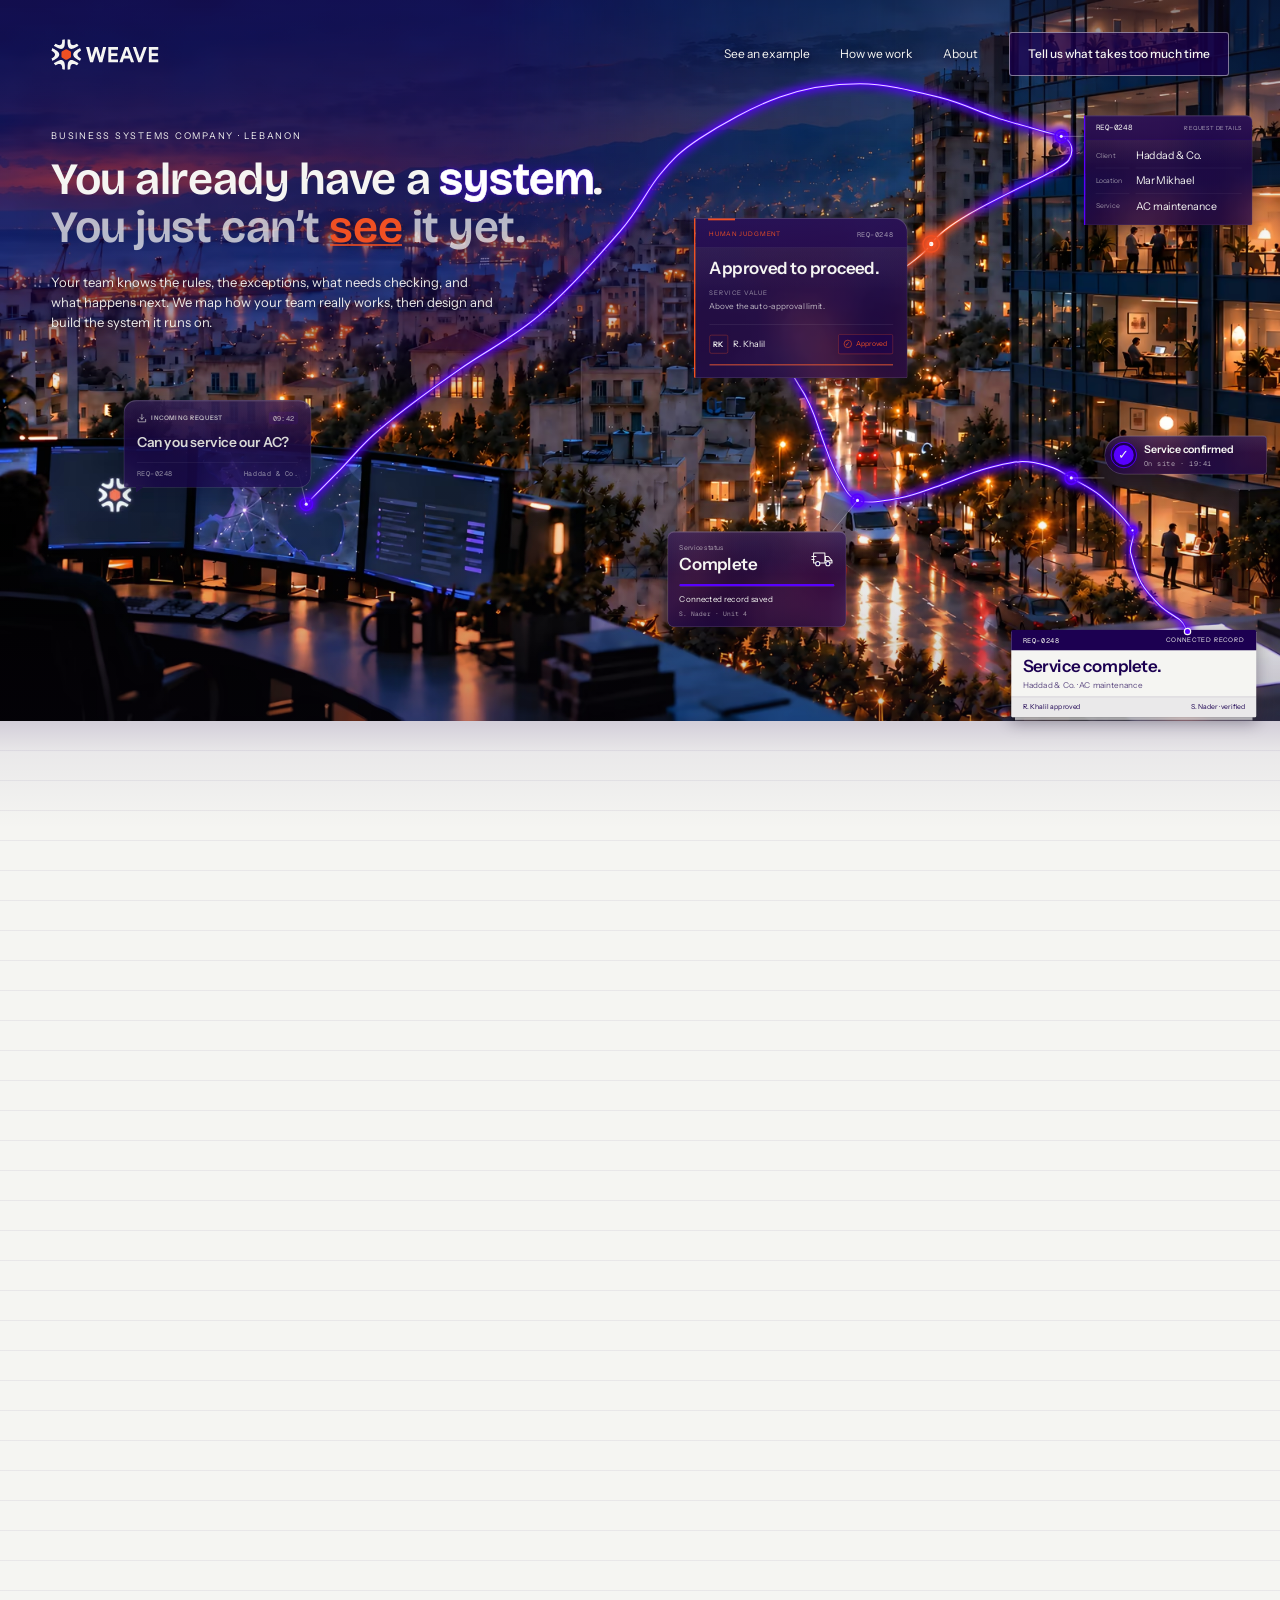
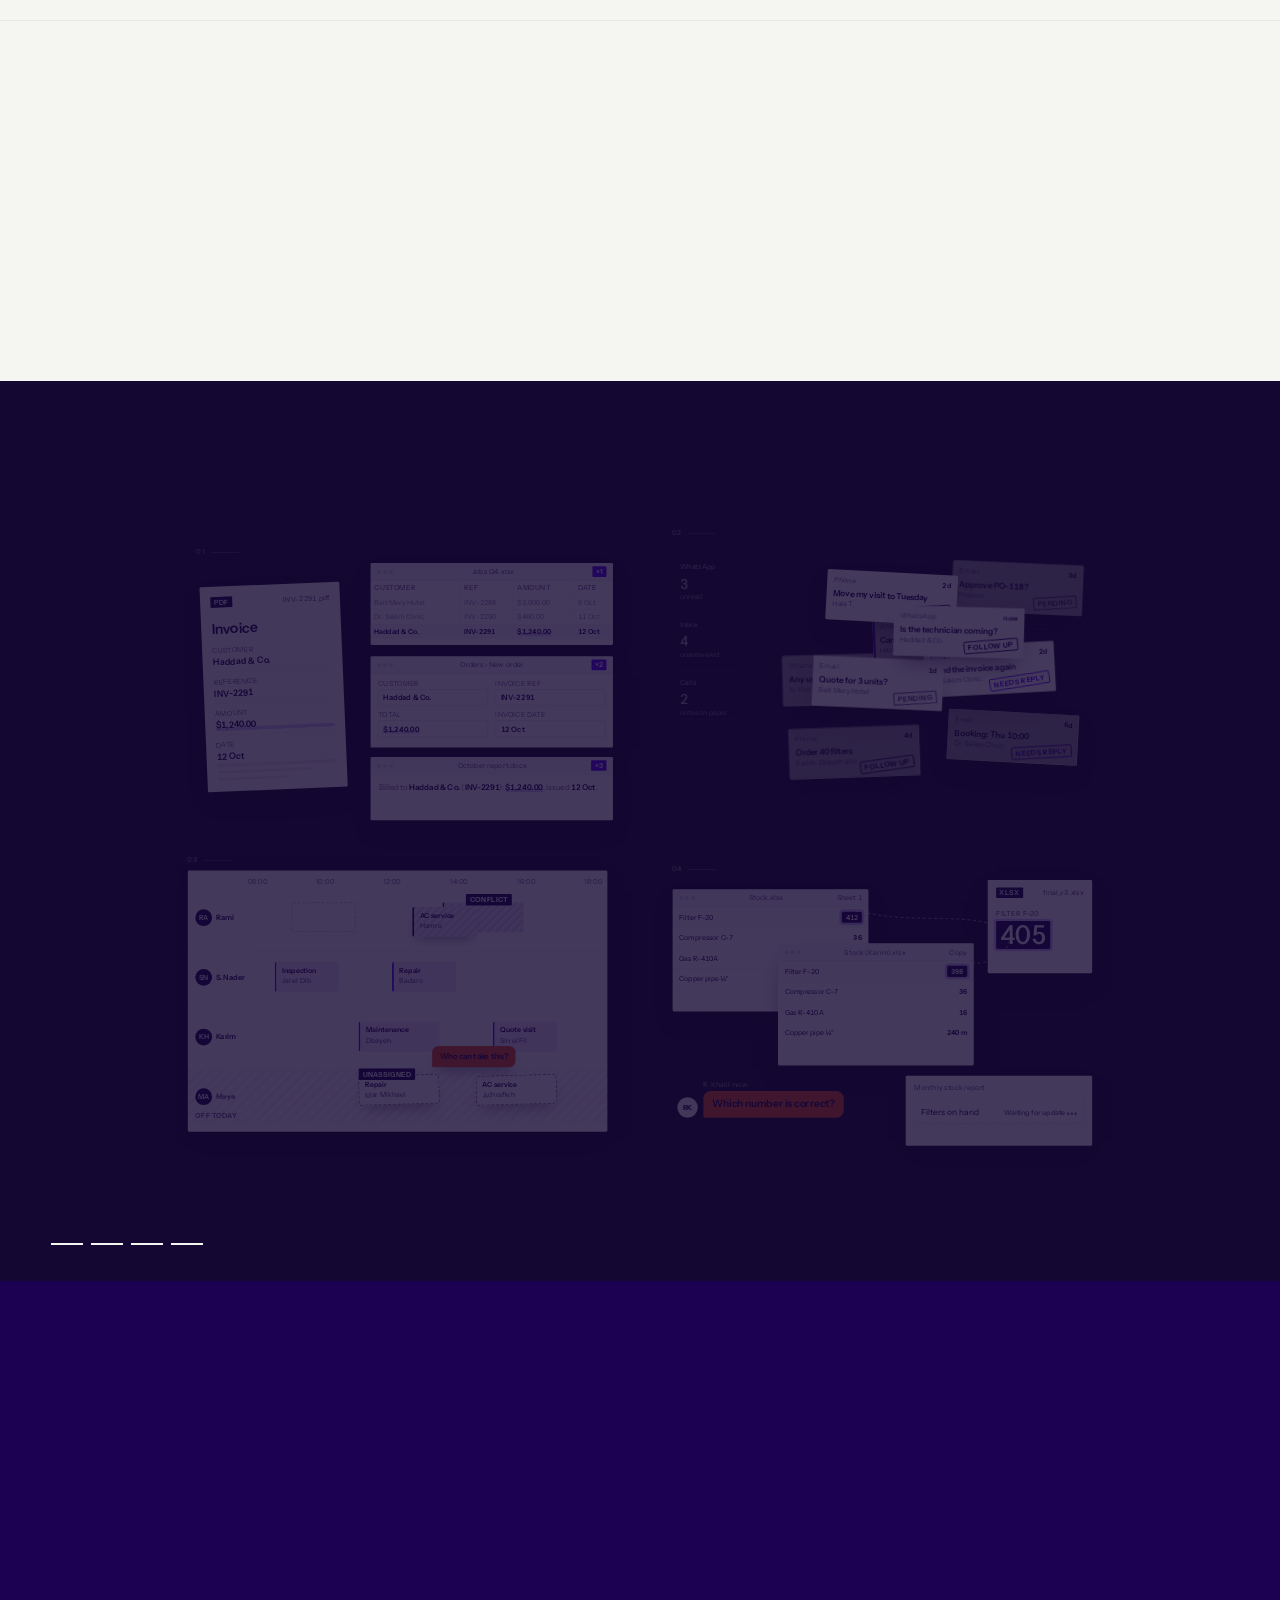
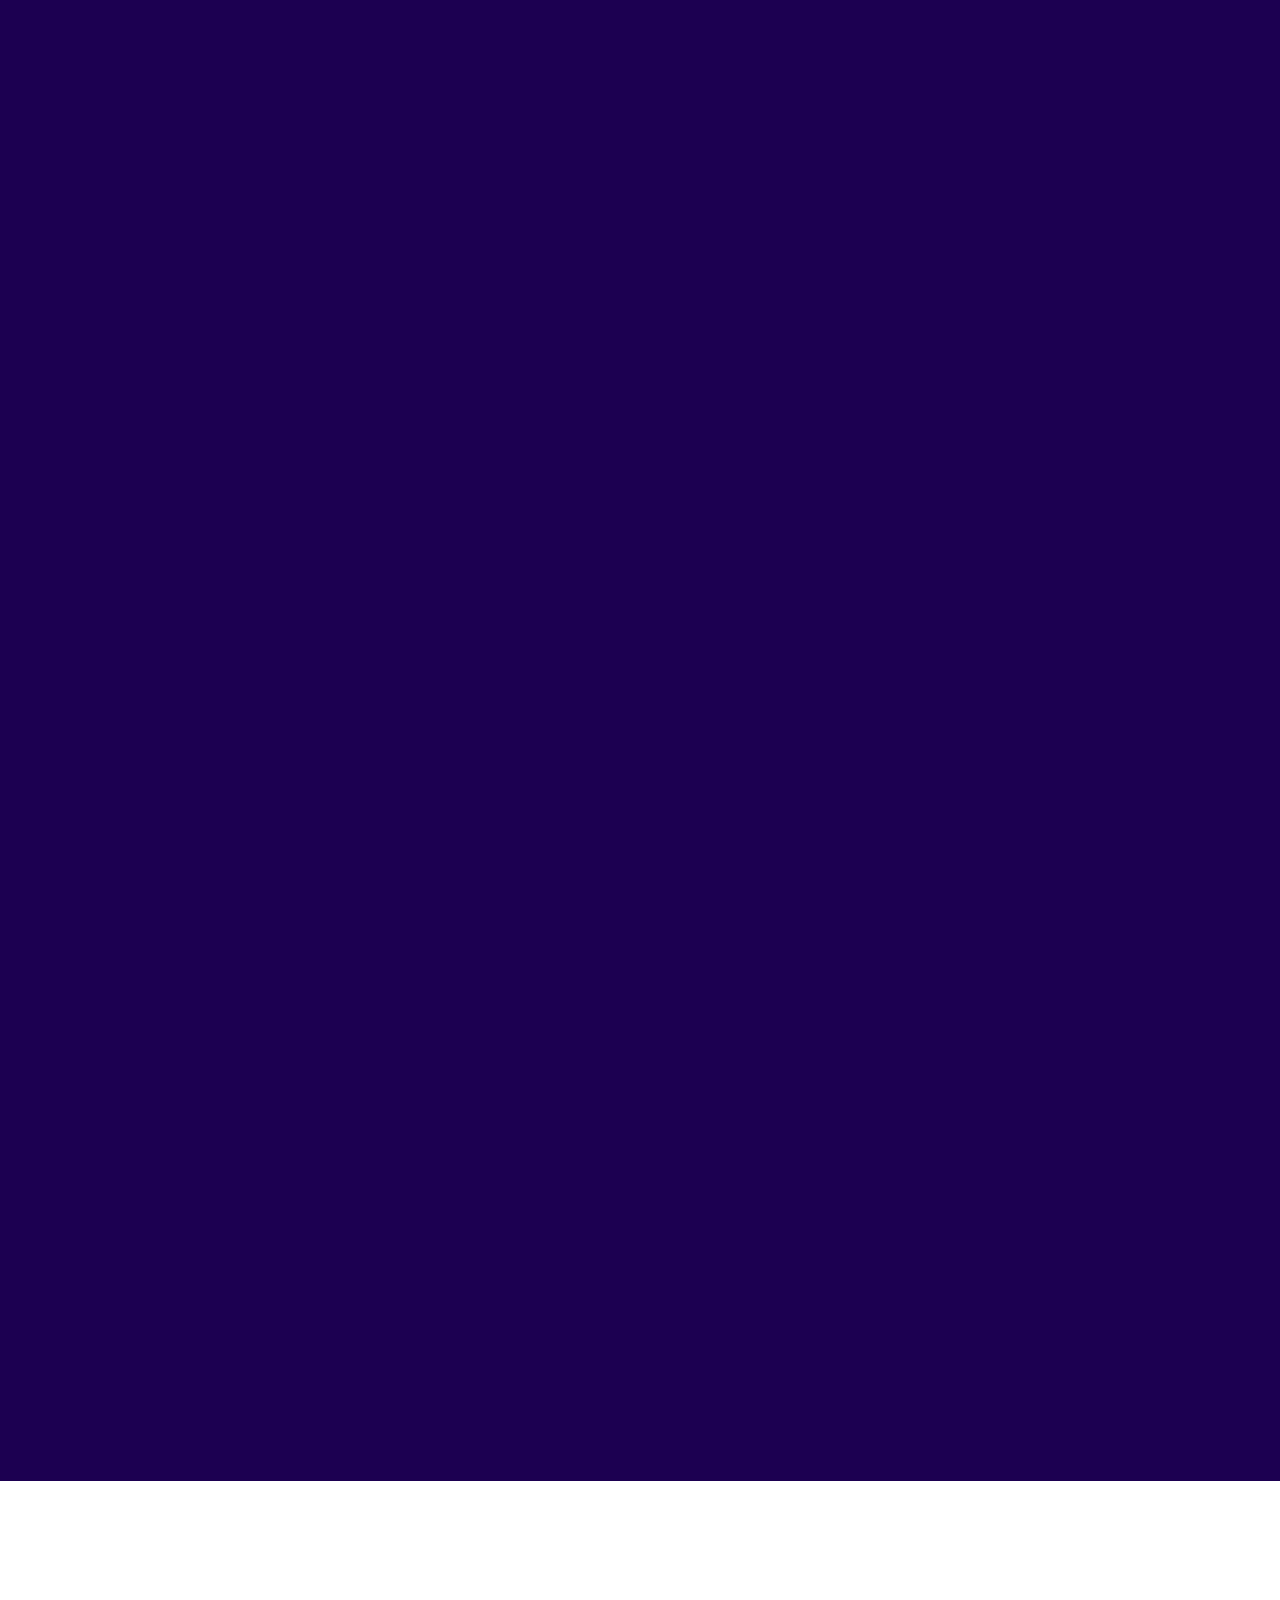
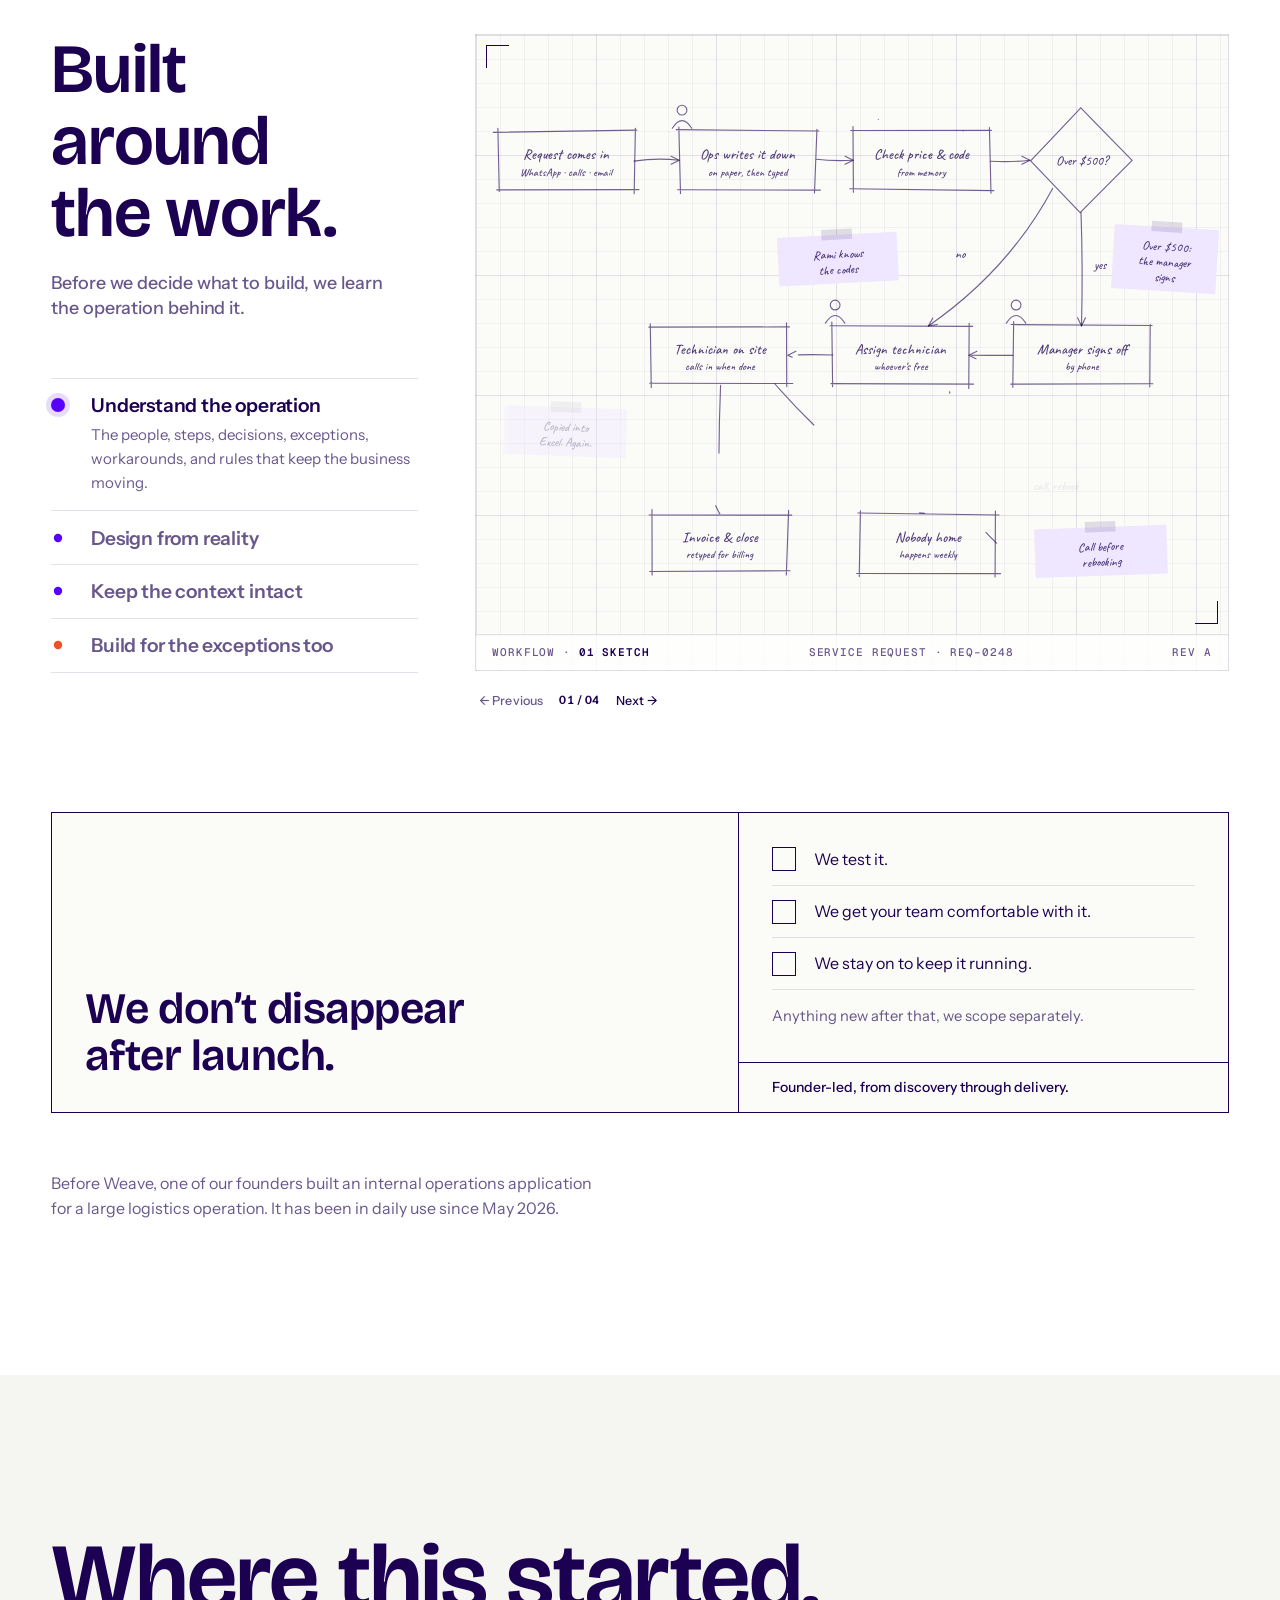
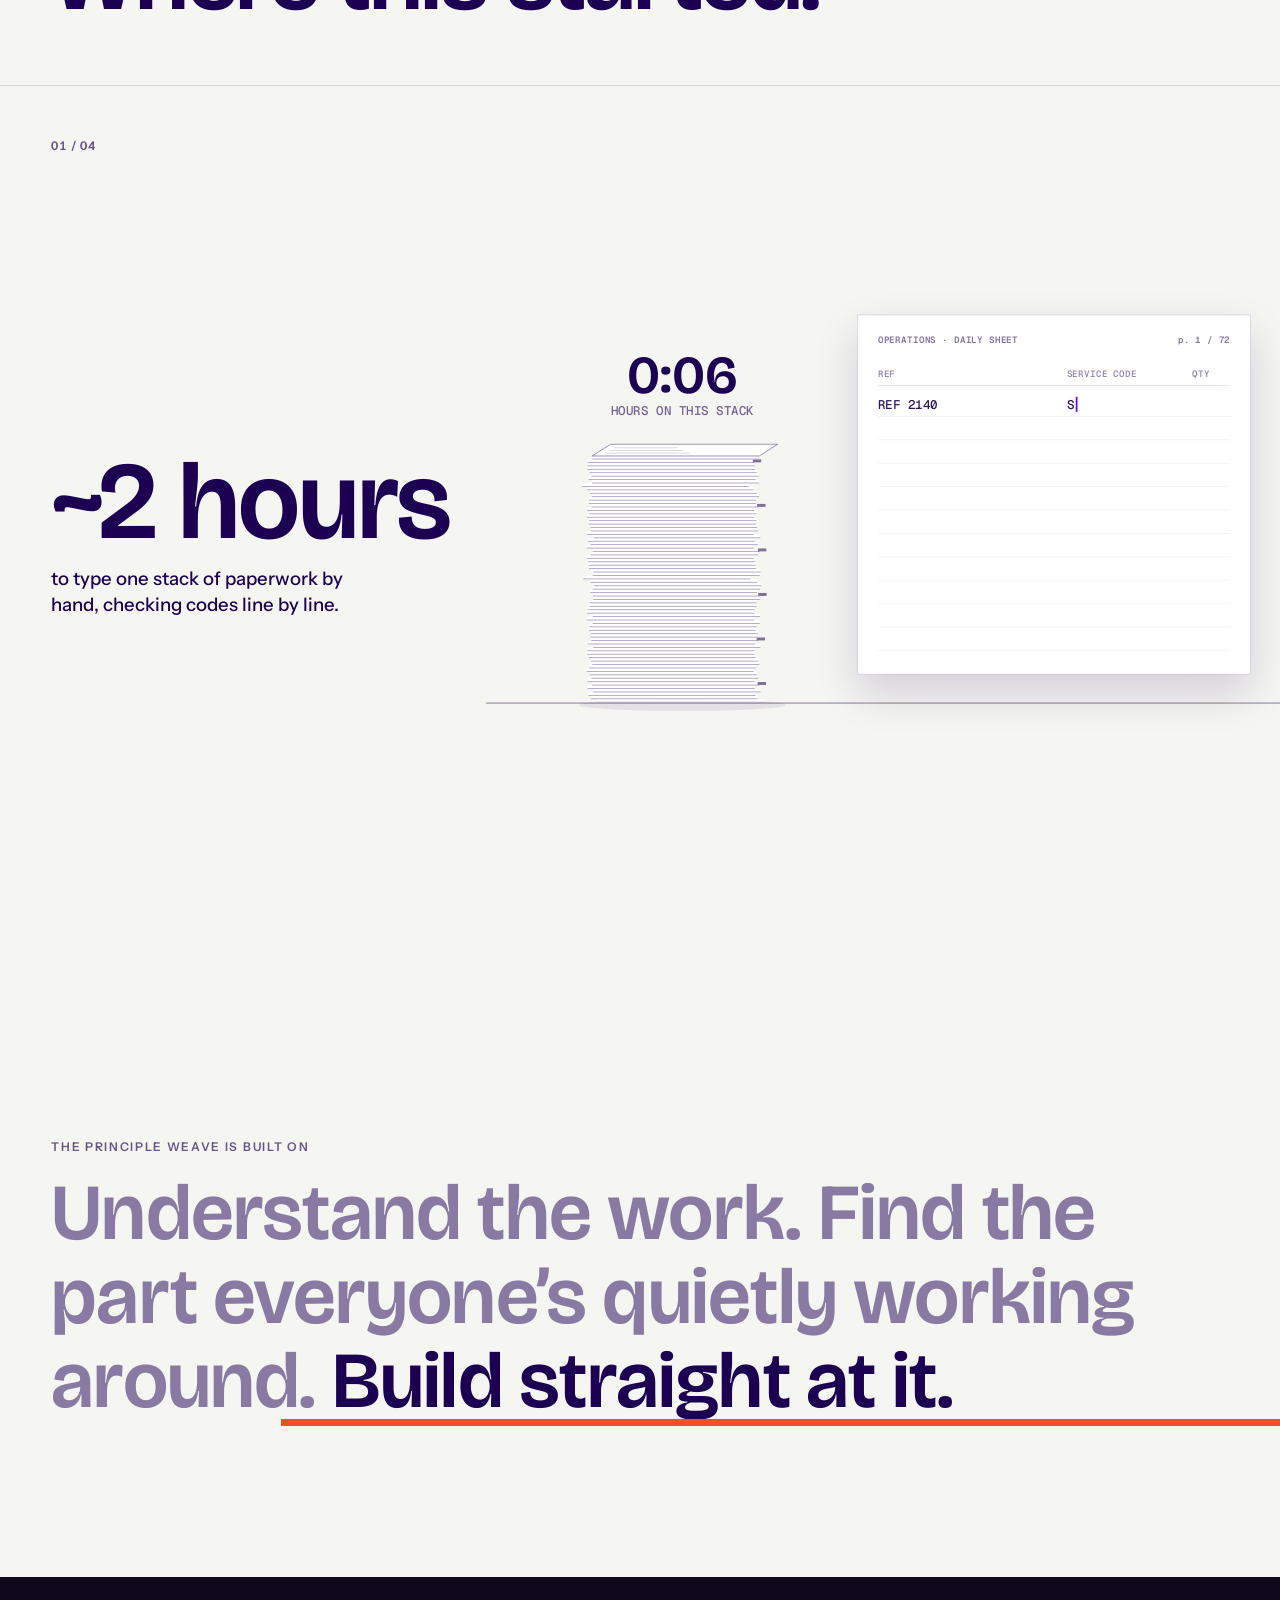
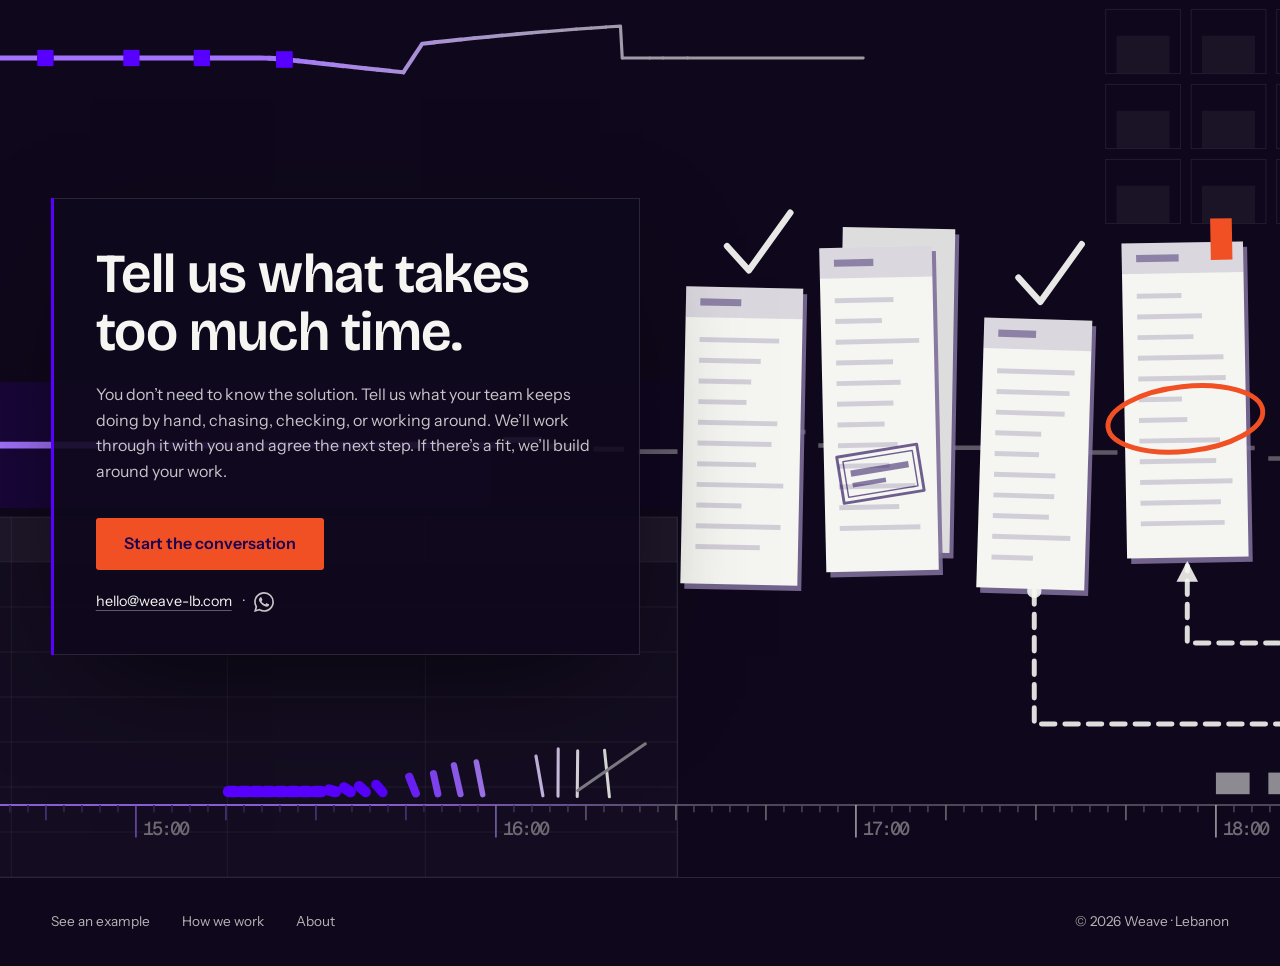
<file: index.html>
<!doctype html>
<!-- Bump ?v= on every deploy (all css/ and js/ links) -->
<html lang="en">
<head>
<meta charset="utf-8">
<meta name="viewport" content="width=device-width, initial-scale=1">
<meta name="theme-color" content="#1C0051">
<link rel="icon" type="image/svg+xml" href="fable/favicon.svg">
<link rel="preload" href="fonts/BricolageGrotesque-Variable.woff2" as="font" type="font/woff2" crossorigin>
<link rel="preload" href="fonts/InstrumentSans-Variable.woff2" as="font" type="font/woff2" crossorigin>
<title>Weave — Business systems company in Lebanon</title>
<link rel="canonical" href="https://weave-lb.com/">
<meta name="description" content="Weave is a business systems company in Lebanon. We map how your team really works, then design and build the system it runs on.">
<meta property="og:type" content="website">
<meta property="og:url" content="https://weave-lb.com/">
<meta property="og:title" content="Weave — Business systems company in Lebanon">
<meta property="og:description" content="Weave is a business systems company in Lebanon. We map how your team really works, then design and build the system it runs on.">
<meta property="og:image" content="https://weave-lb.com/fable/og-image.jpg">
<meta property="og:image:width" content="1200">
<meta property="og:image:height" content="630">
<meta property="og:image:alt" content="You already have a system. You just can't see it yet.">
<meta name="twitter:card" content="summary_large_image">
<script>
/* Locked 2048 × 1152 artwork and fragment coordinates.
   One RAF clock: 350ms arrival, 5200ms travel, 1300ms human decision,
   250ms confirmation, 350ms receipt, then a 1000ms completed-record hold.
   It loops: the completed record rests 1600ms more (2.6s complete in all), a 500ms
   reset beat fades the workflow out together, and the cycle replays from 0.
   Node fractions register arrival to the existing path; no geometry changes. */
const WEAVE_CONFIG = {
  // Brand tokens: the single source of truth. Written onto :root at runtime with
  // an "-rgb" channel twin per colour, so alphas (rgb(var(--ink-rgb) / .5)) follow.
  colors:{ink:'#1C0051',paper:'#F5F5F2',sheet:'#FFFFFF',orange:'#F05023',orangeInk:'#BF340D',
    thread:'#5800FF',overlay:'#0F081C'},
  viewBox:{width:2048,height:1152},plateAspect:[2048,1153],
  timing:{arrival:350,travel:5200,approval:1300,confirmation:250,receipt:350,hold:1000,rest:1600,reset:500},
  nodes:{
    workstation:{anchor:[490,806],fraction:0},
    received:{anchor:[1698,218],fraction:.4903},
    approval:{anchor:[1490,390],fraction:.592},
    van:{anchor:[1372,800],fraction:.7737},
    client:{anchor:[1714,764],fraction:.8925},
    verified:{anchor:[1812,848],fraction:.9359},
    record:{anchor:[1898,1006],fraction:1}
  },
  fragments:{
    intake:{node:'workstation',offset:[-292,-167],width:300,dock:[280,119]},
    structured:{node:'received',offset:[36,-34],width:270,dock:[0,34]},
    approval:{node:'approval',offset:[-380,-42],width:342,dock:[342,42]},
    dispatch:{node:'van',offset:[-304,49],width:286,dock:[264,0]},
    verification:{node:'client',offset:[53,-68],width:260,dock:[0,68]},
    record:{node:'record',offset:[-280,0],width:392,dock:[280,0]}
  }
};
</script>
<style>

/* Brand tokens. WEAVE_CONFIG.colors overwrites these at runtime; the values here
   are the no-JS fallback. --overlay shades anything cast onto the photo, so the
   sky stays blue rather than purple. Orange-ink is the small-text orange on paper. */
:root{--ink:#1C0051;--paper:#F5F5F2;--sheet:#FFFFFF;--orange:#F05023;--orange-ink:#BF340D;--thread:#5800FF;--overlay:#0F081C;
  --ink-rgb:28 0 81;--paper-rgb:245 245 242;--sheet-rgb:255 255 255;--orange-rgb:240 80 35;--orange-ink-rgb:191 52 13;--thread-rgb:88 0 255;--overlay-rgb:15 8 28;
  /* Type (KB §7, 10 Nov 2026): one job per face. --display = Weave speaking (headlines, hero line,
     big numbers; never under ~32px), at the website volume: weight 620, tracking -1%. --sans =
     explaining (body, sub-heads, labels, buttons, UI). --mono = what the system recorded (IDs, times,
     amounts, statuses in Weave's own records only). --hand = handwriting only. */
  --display:'Bricolage Grotesque','Instrument Sans',Helvetica,Arial,sans-serif;--display-wght:620;--display-track:-.01em;
  --sans:'Instrument Sans',Helvetica,Arial,sans-serif;--mono:'Geist Mono',ui-monospace,SFMono-Regular,Consolas,monospace;
  /* Shared tints, each derived from a token above; sections use them, never re-declare them. */
  --tint-page:#FBFBF8;   /* sheet ~40% toward paper: S3's scanned invoice, S4's drafting sheet and title block */
  --tint-note:#EEE7FF;   /* thread at ~10% on sheet: S4's sticky notes, S3's dragged job */
  --hand:Caveat,'Segoe Print','Bradley Hand',cursive;   /* handwriting only: S4's pencil drawing, R. Khalil's signature */
  /* Motion, shared by S2–S5: fades take --dur-fast or --dur, moves and card swaps --dur or --dur-slow. */
  --dur-fast:180ms;--dur:300ms;--dur-slow:450ms;--ease-out:cubic-bezier(.2,.7,.2,1);--ease-inout:cubic-bezier(.45,0,.2,1);
  /* Page grid, shared by every section and the footer. Content sits between two edges:
     --page-gutter from the frame's sides, inside a frame of at most --content-max plus
     two gutters (2560px, the hero's own cap). --page-inset is that edge, for a block
     that spans the page: a side padding, or an offset inside a full-width box. */
  --page-gutter:clamp(16px,4vw,80px);--content-max:2400px;
  --page-inset:max(var(--page-gutter),(100% - var(--content-max)) / 2);
  /* Spacing, applied by relationship rather than by section (see the token table in the report):
     1 label → headline, figure → caption · 2 headline → body, CTA → its supporting line
     3 body → CTA, text → its own figure, between parallel items · 4 a section's heading → its
     content, between content groups, side-by-side columns · 5 between major blocks inside a
     section · 6 section top and bottom. */
  --space-1:clamp(12px,1.2vw,24px);--space-2:clamp(16px,1.6vw,32px);--space-3:clamp(24px,2.6vw,44px);
  --space-4:clamp(40px,4.5vw,80px);--space-5:clamp(64px,7vw,128px);--space-6:clamp(96px,12vw,176px)}
/* Phones: one step tighter between blocks and at section edges. 96px of empty ink or paper
   at every section edge is a third of an SE's screen; 72 still reads as a new section
   (the design system's mobile section padding is 64). */
@media(max-width:767px){:root{--space-5:52px;--space-6:72px}}
/* Phones in dark mode (Nov 2026): Chrome/Edge/Opera on Android "darken" light pages on their own,
   which turned S2/S4/S5's paper into grey-on-grey (the cards and the S4 drawing all but vanished).
   The page already carries its own dark sections; it opts out so it renders as designed. */
@media(max-width:767px){:root{color-scheme:only light}}
/* The site's four faces, all variable woff2 subset to Latin + punctuation + arrows, beside the page
   like fable/ (OFL licences in fonts/). Bricolage keeps its optical-size axis so headlines get the
   display cut automatically (font-optical-sizing:auto); its width axis is fixed at 100. */
@font-face{font-family:'Bricolage Grotesque';src:url('fonts/BricolageGrotesque-Variable.woff2') format('woff2');font-weight:400 800;font-style:normal;font-display:swap}
@font-face{font-family:'Instrument Sans';src:url('fonts/InstrumentSans-Variable.woff2') format('woff2');font-weight:400 700;font-style:normal;font-display:swap}
@font-face{font-family:'Geist Mono';src:url('fonts/GeistMono-Variable.woff2') format('woff2');font-weight:300 700;font-style:normal;font-display:swap}
@font-face{font-family:Caveat;src:url('fonts/Caveat-Variable.woff2') format('woff2');font-weight:400 700;font-style:normal;font-display:swap}

:where(.hero) *{box-sizing:border-box}
body{margin:0;background:var(--ink);color:var(--paper);font-family:var(--sans);-webkit-font-smoothing:antialiased}

:where(.hero) button{font:inherit;cursor:pointer;-webkit-tap-highlight-color:transparent}

:where(.hero) a:focus-visible,:where(.hero) button:focus-visible{outline:2px solid var(--paper);outline-offset:5px}

.hero{position:relative;max-width:2560px;margin:auto}

:where(.hero) .plate-stage{position:relative;width:100%;aspect-ratio:2048 / 1153;isolation:isolate}

:where(.hero) .plate{position:absolute;inset:0;width:100%;height:100%;display:block}

:where(.hero) .thread-mount,:where(.hero) .thread-mount>svg,:where(.hero) .docks{position:absolute;inset:0;width:100%;height:100%;pointer-events:none}

/* The loop's reset beat fades the whole workflow together (--loop-fade, 1 → 0, set by
   the driver on .hero for ~500ms only): thread, nodes, docks, fragments, the system reveal. */
:where(.hero) .thread-mount{z-index:1;opacity:var(--loop-fade,1)}

:where(.hero) .docks{z-index:2;opacity:var(--loop-fade,1)}

:where(.hero) .dock{fill:none;stroke:var(--paper);stroke-width:1;opacity:0}

:where(.hero) .dock.lit{opacity:.5}

:where(.hero) .dock[data-fragment="approval"]{stroke:var(--orange)}

:where(.hero) .masthead{position:absolute;z-index:4;left:var(--page-inset);top:4.5%;right:var(--page-inset);display:flex;align-items:center;justify-content:space-between}

:where(.hero) .wordmark{width:clamp(82px,8.4vw,172px);height:auto;display:block;color:var(--paper)}

:where(.hero) .wordmark-hex{fill:var(--orange)}
/* Tonal grade: one top-to-bottom gradient laid directly on the plate, under the thread,
   nodes, docks and fragments, so the workflow's light is never dimmed. Atmospheric at the
   top (nav and headline), clear through the middle (the city), deepening gently into the
   page below. Soft stops only, in --overlay, so the photo keeps its colour. */
:where(.hero){--hero-shade:linear-gradient(180deg,
  rgb(var(--overlay-rgb) / .5) 0%,rgb(var(--overlay-rgb) / .38) 6%,rgb(var(--overlay-rgb) / .24) 12%,rgb(var(--overlay-rgb) / .13) 19%,
  rgb(var(--overlay-rgb) / .05) 28%,rgb(var(--overlay-rgb) / 0) 38%,rgb(var(--overlay-rgb) / 0) 64%,
  rgb(var(--overlay-rgb) / .04) 74%,rgb(var(--overlay-rgb) / .1) 84%,rgb(var(--overlay-rgb) / .18) 93%,rgb(var(--overlay-rgb) / .24) 100%)}
:where(.hero) .plate-stage:after{content:'';position:absolute;inset:0;z-index:0;pointer-events:none;background:var(--hero-shade)}

:where(.hero) .site-nav{width:100%;display:flex;align-items:center;gap:clamp(24px,3vw,60px)}

:where(.hero) .brand{display:block;flex:none}

:where(.hero) .nav-links{display:flex;align-items:center;gap:clamp(20px,2.4vw,48px);margin-left:auto}

:where(.hero) .site-nav a{color:var(--paper);text-decoration:none}

:where(.hero) .nav-links>a{font-size:clamp(12px,.9vw,17px);line-height:1.3;padding:12px 0;white-space:nowrap}

:where(.hero) .nav-links>a:not(.nav-cta){text-shadow:0 1px 8px var(--overlay)}

:where(.hero) .nav-links>a:not(.nav-cta):hover{text-decoration:underline;text-underline-offset:5px}

:where(.hero) .nav-links>.nav-cta{padding:13px 18px;border:1px solid rgb(245 245 242 / .48);border-radius:3px;background:rgb(var(--ink-rgb) / .72);font-weight:500}

:where(.hero) .nav-links>.nav-cta:hover{background:var(--paper);color:var(--ink)}

:where(.hero) .menu-toggle{display:none;align-items:center;gap:10px;min-height:44px;padding:10px 12px;color:var(--paper);background:rgb(var(--ink-rgb) / .8);border:1px solid rgb(245 245 242 / .32);border-radius:3px;font-size:12px}

:where(.hero) .menu-icon{width:16px;height:10px;border-top:1px solid currentColor;border-bottom:1px solid currentColor}

:where(.hero) .menu-toggle[aria-expanded="true"] .menu-icon{height:0;border-bottom:0}
/* The bar's WhatsApp link exists for phones only (see "Phones: one bar"). */
:where(.hero) .nav-wa{display:none}

:where(.hero) .intro{position:absolute;z-index:3;left:var(--page-inset);top:18%;width:42%;isolation:isolate}

:where(.hero) .eyebrow{font-size:clamp(9px,.72vw,15px);letter-spacing:.19em;text-transform:uppercase;margin:0 0 var(--space-1)}

:where(.hero) h1{margin:0;font-family:var(--display);font-size:clamp(22px,3.5vw,72px);line-height:1.06;letter-spacing:var(--display-track);font-weight:var(--display-wght)}

:where(.hero) h1 span,:where(.hero) h1 em{display:block;white-space:nowrap}

:where(.hero) h1 em{font-style:normal;color:rgb(245 245 242 / .72)}

:where(.hero) h1 b{font-weight:inherit}
/* The original text holds its place as a ghost. Two identical overlays follow the
   route through a soft, bowed frontier; no text motion or independent clock. */
:where(.hero) h1 .word-system{--system-progress:0;--system-weight:0;--system-pop:0;position:relative;display:inline-block;color:rgb(245 245 242 / .1);transform:scale(calc(1 + var(--system-pop)));transform-origin:50% 65%}

:where(.hero) h1 .word-system .system-reveal,:where(.hero) h1 .word-system .system-edge{position:absolute;inset:0;pointer-events:none;-webkit-mask-image:var(--system-mask);mask-image:var(--system-mask);-webkit-mask-size:calc(200% + 1em) 100%;mask-size:calc(200% + 1em) 100%;-webkit-mask-position:calc((1 - var(--system-progress)) * 100%) 0;mask-position:calc((1 - var(--system-progress)) * 100%) 0;-webkit-mask-repeat:no-repeat;mask-repeat:no-repeat}

:where(.hero) h1 .word-system .system-reveal{color:var(--sheet);text-shadow:0 0 .08em rgb(var(--thread-rgb) / .7),0 0 .28em rgb(var(--thread-rgb) / .45);--system-mask:url("data:image/svg+xml,%3Csvg xmlns='http://www.w3.org/2000/svg' viewBox='0 0 600 120' preserveAspectRatio='none'%3E%3Cdefs%3E%3Cfilter id='soft' x='-30%25' y='-100%25' width='160%25' height='300%25'%3E%3CfeGaussianBlur stdDeviation='12 0'/%3E%3C/filter%3E%3C/defs%3E%3Cpath d='M-80-60H294C278-10 315 18 298 50S286 95 310 150V180H-80Z' fill='white' filter='url(%23soft)'/%3E%3C/svg%3E")}

:where(.hero) h1 .word-system .system-reveal{opacity:var(--loop-fade,1)}

:where(.hero) h1 .word-system .system-edge{color:var(--thread);opacity:calc(min(1,calc(var(--system-progress) * 24),calc((1 - var(--system-progress)) * 24)) * var(--loop-fade,1));--system-mask:url("data:image/svg+xml,%3Csvg xmlns='http://www.w3.org/2000/svg' viewBox='0 0 600 120' preserveAspectRatio='none'%3E%3Cdefs%3E%3Cfilter id='soft' x='-200%25' y='-100%25' width='500%25' height='300%25'%3E%3CfeGaussianBlur stdDeviation='5 0'/%3E%3C/filter%3E%3C/defs%3E%3Cpath d='M294-60C278-10 315 18 298 50S286 95 310 150' fill='none' stroke='white' stroke-width='10' filter='url(%23soft)'/%3E%3C/svg%3E")}
/* Embolden the existing letterforms without changing the headline's spacing. */
:where(.hero) h1 .word-system .system-reveal{-webkit-text-stroke:calc(.014em * var(--system-weight)) currentColor}

.no-js :where(.hero) h1 .word-system{--system-progress:1;--system-weight:1;--system-pop:.015}

:where(.hero) h1 .word-see{position:relative;color:var(--orange);text-shadow:0 1px .25em rgb(var(--overlay-rgb) / .55)}
/* A drawn hairline under "see": static (it never takes part in the loop) and sized in em
   with the headline's clamp, 1px at the smallest. It spans the word's ink, not its box
   (Bricolage 620 at -.01em, measured): the ink starts --see-ink-l in (the s's side bearing)
   and ends --see-ink-r from the box edge.
   Its top sits .07em under the baseline (.93em down the content area, Bricolage's ascent), inside the
   1.06 line box, which ends .17em under the baseline. */
:where(.hero) h1 .word-see:after{content:'';position:absolute;left:var(--see-ink-l);right:var(--see-ink-r);top:calc(.93em + .07em);height:max(1px,.035em);
  background:rgb(var(--orange-rgb) / .8);pointer-events:none}
:where(.hero) h1 .word-see{--see-ink-l:.02em;--see-ink-r:0}

:where(.hero) .intro .description{margin:var(--space-2) 0 0;max-width:34em;font-size:clamp(11px,1.02vw,21px);line-height:1.55;opacity:.84}
/* Desktop: the description sits over the photo's brightest windows, so a scrim lies behind the
   intro. --ink, darkest at the top, gone a little below the description (the top 55% of the
   stage), and fading out across the page so the approval card, the thread and the nodes on the
   right keep their light. It sits on the plate's grade and under the thread (both z 1; the thread
   comes later in the stage), so the route is never dimmed. Below 1200px the description is hidden
   (tablets) or set on ink under the plate (phones), so the scrim and the stronger text stop here. */
@media(min-width:1200px){
:where(.hero) .plate-stage:before{content:'';position:absolute;left:0;right:0;top:0;height:55%;z-index:1;pointer-events:none;
  background:linear-gradient(180deg,rgb(var(--ink-rgb) / .55) 0%,rgb(var(--ink-rgb) / .5) 50%,rgb(var(--ink-rgb) / .46) 74%,
    rgb(var(--ink-rgb) / .3) 86%,rgb(var(--ink-rgb) / .1) 95%,rgb(var(--ink-rgb) / 0) 100%);
  -webkit-mask-image:linear-gradient(90deg,#000 0%,#000 38%,rgb(0 0 0 / .45) 54%,transparent 70%);
  mask-image:linear-gradient(90deg,#000 0%,#000 38%,rgb(0 0 0 / .45) 54%,transparent 70%)}
:where(.hero) .intro .description{opacity:.95;text-shadow:0 1px 8px var(--overlay)}
}

:where(.hero) .fragments{position:absolute;inset:0;z-index:3;pointer-events:none}

:where(.hero) .fragment-space{position:absolute;width:2048px;height:1152px;transform-origin:0 0}

:where(.hero) .fragment{position:absolute;left:var(--left);top:var(--top);width:var(--width);font-size:18px;line-height:1.4;opacity:0;visibility:hidden}

:where(.hero) .fragment.is-lit{opacity:calc(var(--reveal,1) * var(--loop-fade,1));visibility:visible}

:where(.hero) .fragment h2,:where(.hero) .fragment p{margin:0}

:where(.hero) .fragment h2{font-size:22px;font-weight:600;line-height:1.25;letter-spacing:-.01em}

:where(.hero) .folio{font:13px/1.3 var(--mono);letter-spacing:.02em;font-variant-numeric:tabular-nums}

:where(.hero) .micro{font-size:12px;letter-spacing:.15em;text-transform:uppercase}
/* Trial: six distinct artifacts, on the original anchors and RAF reveals. *//* Incoming message: a left-hand bubble that arrives once, during the arrival beat. */
:where(.hero) .intake{color:var(--paper);filter:drop-shadow(0 8px 18px rgb(var(--overlay-rgb) / .24))}

:where(.hero) .message{position:relative;background:var(--ink);padding:18px 20px 15px;border:1px solid rgb(var(--thread-rgb) / .32);border-radius:20px 20px 20px 4px;transform:translate(calc((1 - var(--incoming-arrival,1)) * -20px),calc((1 - var(--incoming-arrival,1)) * 4px))}

:where(.hero) .message:after{content:'';position:absolute;left:18px;bottom:-9px;width:16px;height:12px;background:var(--ink);clip-path:polygon(0 0,100% 0,0 100%)}

:where(.hero) .message-top{display:flex;align-items:center;justify-content:space-between;gap:8px;margin-bottom:16px;color:rgb(var(--paper-rgb) / .8)}

:where(.hero) .message-top .micro{display:flex;align-items:center;gap:7px;font-size:10px;letter-spacing:.09em;font-weight:600}

:where(.hero) .incoming-icon{width:16px;height:16px;flex:none}

:where(.hero) .incoming-arrow{transform:translateY(calc((1 - var(--incoming-arrival,1)) * -5px))}

:where(.hero) .message-top .folio{font-size:11px;letter-spacing:0;padding:3px 6px;border-radius:5px;background:rgb(var(--thread-rgb) / .1)}

:where(.hero) .intake h2{font-size:22px;font-weight:600;line-height:1.3;letter-spacing:-.01em;text-wrap:balance}

:where(.hero) .message-bottom{display:flex;justify-content:space-between;gap:8px;border-top:1px solid rgb(245 245 242 / .12);padding-top:10px;margin-top:15px;font-size:11px;letter-spacing:.02em;color:rgb(245 245 242 / .62)}

:where(.hero) .intake.is-carried{opacity:calc(var(--reveal,1) * var(--persistence,.88) * var(--loop-fade,1))}
/* Captured fields: a dark filing slip with a violet registration edge. */
:where(.hero) .structured{background:var(--ink);border:1px solid rgb(245 245 242 / .22);border-left:3px solid var(--thread);padding:0 16px 9px;border-radius:0 10px 3px 0;box-shadow:0 8px 18px rgb(var(--overlay-rgb) / .2)}

:where(.hero) .structured .source{display:flex;align-items:center;justify-content:space-between;gap:10px;margin:0 -16px 5px;padding:11px 16px;background:rgb(var(--thread-rgb) / .1);border-bottom:1px solid rgb(var(--thread-rgb) / .25)}

:where(.hero) .structured .source .folio{font-size:12px;color:var(--paper);letter-spacing:.025em}

:where(.hero) .structured .source span:last-child{font-size:9px;letter-spacing:.08em;text-transform:uppercase;color:rgb(245 245 242 / .65)}

:where(.hero) .structured dl{display:grid;grid-template-columns:54px 1fr;column-gap:10px;margin:0}

:where(.hero) .structured dt,:where(.hero) .structured dd{margin:0;padding:8px 0;border-bottom:1px solid rgb(245 245 242 / .09)}

:where(.hero) .structured dt{font-size:11px;align-self:stretch;display:flex;align-items:center;color:rgb(245 245 242 / .55)}

:where(.hero) .structured dd{font-size:17px;letter-spacing:0}

:where(.hero) .structured dt:last-of-type,:where(.hero) .structured dd:last-of-type{border-bottom:0}
/* Human decision: an ink docket, warm edge, personal sign-off and a status stamp. */
:where(.hero) .approval{--decision:var(--orange);background:var(--ink);color:var(--paper);padding:0 22px 19px;border:1px solid rgb(245 245 242 / .18);border-left:3px solid var(--decision);border-radius:3px 22px 3px 3px;box-shadow:0 12px 28px rgb(var(--overlay-rgb) / .34)}

:where(.hero) .approval:before{content:'';position:absolute;top:0;left:20px;width:43px;height:3px;background:var(--decision)}

:where(.hero) .approval .artifact-top{padding:18px 0 14px;display:flex;justify-content:space-between;align-items:center;border-bottom:1px solid rgb(245 245 242 / .14)}

:where(.hero) .approval .artifact-top .micro{color:var(--decision);font-size:10px;letter-spacing:.14em}

:where(.hero) .approval .folio{font-size:11px;letter-spacing:.025em;color:rgb(245 245 242 / .58)}

:where(.hero) .approval h2{margin-top:17px;font:600 27px/1.15 var(--sans);letter-spacing:-.01em}

:where(.hero) .rule{margin-top:12px!important;font-size:13px;line-height:1.65;color:rgb(245 245 242 / .73);max-width:250px}

:where(.hero) .rule-label{font-size:10px;letter-spacing:.14em;text-transform:uppercase;color:rgb(245 245 242 / .55)}

:where(.hero) .decision-row{display:flex;align-items:center;justify-content:space-between;gap:10px;margin-top:19px;padding-top:15px;border-top:1px solid rgb(245 245 242 / .14)}

:where(.hero) .approver{display:flex;align-items:center;gap:8px;font-size:14px;white-space:nowrap}

:where(.hero) .initials{font:600 12px var(--sans);letter-spacing:.02em;color:var(--paper);border:1px solid rgb(var(--orange-rgb) / .45);width:30px;height:30px;display:grid;place-items:center;border-radius:3px}

:where(.hero) .decision{color:var(--decision);font-size:11px;display:flex;align-items:center;gap:6px;white-space:nowrap;border:1px solid rgb(var(--orange-rgb) / .4);background:rgb(var(--orange-rgb) / .02);padding:7px 8px;border-radius:3px}

:where(.hero) .decision-symbol{width:13px;height:13px;border:1px solid currentColor;border-radius:50%;display:grid;place-items:center;font-size:10px;line-height:1}

:where(.hero) .decision-symbol:before{content:'';width:3px;height:3px;border-radius:50%;background:currentColor}

:where(.hero) .decision-track{height:2px;background:rgb(245 245 242 / .1);margin-top:16px;overflow:hidden}

:where(.hero) .decision-track span{display:block;width:100%;height:100%;background:var(--decision);transform:scaleX(var(--decision-progress,0));transform-origin:left}

:where(.hero) .approval[data-state="confirmed"] .decision-symbol:before,:where(.hero) .approval[data-state="approved"] .decision-symbol:before{content:'✓';background:none;width:auto;height:auto}
/* Delivery-style tracker: arrival, route progress and the actual workflow state. */
:where(.hero) .dispatch{padding:17px 18px 14px;background:var(--ink);color:var(--paper);border:1px solid rgb(245 245 242 / .22);border-radius:10px;box-shadow:0 8px 18px rgb(var(--overlay-rgb) / .27)}

:where(.hero) .delivery-head{display:flex;align-items:center;justify-content:space-between;gap:12px}

:where(.hero) .delivery-label{font-size:11px;line-height:1.3;color:rgb(245 245 242 / .58)}

:where(.hero) .dispatch h2{font-size:27px;font-weight:600;line-height:1.2;letter-spacing:-.01em;margin:4px 0 0;font-variant-numeric:tabular-nums}

:where(.hero) .delivery-icon{width:38px;height:38px;flex:none;color:var(--paper)}

:where(.hero) .delivery-track{height:4px;margin:15px 0 11px;background:rgb(245 245 242 / .16);border-radius:4px;overflow:hidden}

:where(.hero) .delivery-track-fill{display:block;width:100%;height:100%;background:var(--thread);transform:scaleX(var(--delivery-progress,0));transform-origin:left}

:where(.hero) .delivery-status{font-size:13px;line-height:1.4;letter-spacing:0}

:where(.hero) .dispatch .folio{font-size:10px;letter-spacing:.035em;color:rgb(245 245 242 / .58);margin-top:8px}
/* Verification: a seal and signed proof, rather than another document rectangle. */
:where(.hero) .verification{padding:0}

:where(.hero) .proof{display:flex;gap:11px;align-items:center;background:var(--ink);border:1px solid rgb(245 245 242 / .22);border-radius:40px 8px 8px 40px;padding:9px 12px 9px 9px;box-shadow:0 6px 18px rgb(var(--overlay-rgb) / .25)}

:where(.hero) .proof-mark{width:42px;height:42px;flex:none;border:1px solid var(--thread);border-radius:50%;color:var(--paper);display:grid;place-items:center;background:rgb(var(--thread-rgb) / .22);font-size:21px;box-shadow:inset 0 0 0 4px var(--ink)}

:where(.hero) .verification.is-verified .proof-mark{border-color:var(--thread);background:var(--thread);color:var(--paper)}

:where(.hero) .verification h2{font-size:17px;font-weight:600;letter-spacing:-.005em}

:where(.hero) .verification .folio{font-size:11px;letter-spacing:.025em;margin-top:5px;color:rgb(245 245 242 / .62)}
/* Destination: an ink registry header and a retained, layered paper receipt. */
:where(.hero) .record{background:var(--paper);color:var(--ink);padding:0;border-top:2px solid var(--ink);border-radius:4px 4px 2px 2px;box-shadow:0 8px 24px rgb(var(--overlay-rgb) / .35)}

:where(.hero) .record.is-lit{transform:translateY(calc((1 - var(--reveal,1)) * -3px))}

:where(.hero) .record:before{content:'';position:absolute;left:calc(var(--entry) - 4px);top:-5px;width:8px;height:8px;background:var(--thread);border:2px solid var(--paper);border-radius:50%;z-index:1}

:where(.hero) .record:after{content:'';position:absolute;left:6px;right:6px;bottom:-5px;height:4px;background:var(--paper);border-bottom:1px solid rgb(var(--ink-rgb) / .35);opacity:.65}

:where(.hero) .record-top{display:flex;justify-content:space-between;align-items:center;gap:8px;color:var(--paper);background:var(--ink);padding:8px 18px 9px}

:where(.hero) .record-top .folio{font-size:11px;letter-spacing:.04em}

:where(.hero) .record-top .micro{font-size:10px;letter-spacing:.12em}

:where(.hero) .record h2{font-size:27px;font-weight:600;letter-spacing:-.01em;margin:9px 18px 3px}

:where(.hero) .record .record-detail{font-size:13px;margin:0 18px;color:rgb(var(--ink-rgb) / .7)}

:where(.hero) .record-trail{display:flex;justify-content:space-between;gap:8px;margin-top:10px;padding:8px 18px;border-top:1px solid rgb(var(--ink-rgb) / .14);background:rgb(var(--ink-rgb) / .05);font-size:11px;color:var(--ink)}

:where(.hero) .transport[hidden]{display:none}

:where(.hero) .transport{display:flex;justify-content:space-between;align-items:center;gap:20px;padding:20px var(--page-inset);font-size:12px;border-top:1px solid rgb(245 245 242 / .12)}

:where(.hero) .transport p{margin:0;opacity:.7}

:where(.hero) .transport button{color:var(--paper);background:none;border:0;border-bottom:1px solid rgb(245 245 242 / .35);padding:10px 0;min-height:44px}

:where(.hero) .transport button:hover{border-color:var(--paper)}

:where(.hero) .sr-only{position:absolute;width:1px;height:1px;overflow:hidden;clip-path:inset(50%);white-space:nowrap}

:where(.hero) .error{padding:20px var(--page-inset);background:var(--paper);color:var(--ink)}
/* The RAF driver owns reveals, node ignition, travel and the final receipt. */
:where(.hero) .thread-mount #line>use{stroke-dasharray:var(--weave-length,1);stroke-dashoffset:var(--weave-length,1)}

body:not(.no-js) :where(.hero) .thread-mount svg:not([data-weave-ready]) #line>use{visibility:hidden}

.no-js :where(.hero) .thread-mount #line>use{stroke-dasharray:none;stroke-dashoffset:0}

:where(.hero) .thread-mount .weave-beat,:where(.hero) .thread-mount #record-spill{opacity:0}

:where(.hero) .thread-mount .weave-beat.lit{opacity:var(--ignition,1)}

:where(.hero) .thread-mount #record-spill.lit{opacity:calc(var(--receipt,1) * .5)}

:where(.hero) .thread-mount .energy{opacity:0}

.no-js :where(.hero) .weave-beat{opacity:1}

.no-js :where(.hero) #record-spill{opacity:.5}

.no-js :where(.hero) .fragments{position:relative;padding:32px var(--page-inset)}

.no-js :where(.hero) .fragment-space{position:relative;width:100%;height:auto;display:grid;gap:28px;justify-content:center}

.no-js :where(.hero) .fragment{position:relative;inset:auto;max-width:100%}

.no-js :where(.hero) .fragment{opacity:1;visibility:visible;transform:none;clip-path:none}

.no-js :where(.hero) .structured dd{clip-path:none}
/* Frosted glass, desktop only. The blur is baked, not a backdrop-filter, so the
   animating thread never re-blurs into the cards. hero-blur.webp spans the whole
   2048 × 1152 fragment space; JS sets --glass-x/y to minus each card's offset in
   that space, and the hero's tonal gradient is repeated in the same frame. */
@media(min-width:1200px){

body:not(.no-js) :where(.hero){--glass-tint:.65;--glass-edge:rgb(var(--paper-rgb) / .2);--glass-rim:rgb(var(--paper-rgb) / .24);
  --glass-sheen:linear-gradient(180deg,rgb(var(--paper-rgb) / .08),rgb(var(--paper-rgb) / 0) 45%)}

body:not(.no-js) :where(.hero) :is(.message,.structured,.approval,.dispatch,.proof){--glass-bg:calc(var(--glass-x,0px) - var(--glass-dx,0px)) calc(var(--glass-y,0px) - var(--glass-dy,0px));border-color:var(--glass-edge);
  box-shadow:inset 0 1px 0 var(--glass-rim),0 10px 26px rgb(var(--overlay-rgb) / .3)}
/* The bubble's drop shadow already comes from its article's filter (it follows the tail). */
body:not(.no-js) :where(.hero) .message{box-shadow:inset 0 1px 0 var(--glass-rim)}
/* The bubble's arrival slide is cancelled in its background, so the scene holds still. */
body:not(.no-js) :where(.hero) .message{--glass-dx:calc((1 - var(--incoming-arrival,1)) * -20px);--glass-dy:calc((1 - var(--incoming-arrival,1)) * 4px)}

body:not(.no-js) :where(.hero) .message:after{--glass-bg:calc(var(--tail-x,0px) - var(--glass-dx)) calc(var(--tail-y,0px) - var(--glass-dy))}

/* Layers, top to bottom: a top-lit sheen, the ink tint, the hero's tonal gradient, the
   blurred plate. The sheen is gone by 45%, so the tail (bottom-left) needs none. */
body:not(.no-js) :where(.hero) :is(.message,.structured,.approval,.dispatch,.proof),body:not(.no-js) :where(.hero) .message:after{
  background:var(--glass-sheen),linear-gradient(rgb(var(--ink-rgb) / var(--glass-tint)) 0 0),var(--hero-shade),url('fable/hero-blur.webp');
  background-origin:border-box;background-repeat:no-repeat;
  background-size:100% 100%,100% 100%,2048px 1152px,2048px 1152px;background-position:0 0,0 0,var(--glass-bg),var(--glass-bg)}

body:not(.no-js) :where(.hero) .message:after{background-image:linear-gradient(transparent 0 0),linear-gradient(rgb(var(--ink-rgb) / var(--glass-tint)) 0 0),var(--hero-shade),url('fable/hero-blur.webp')}

body:not(.no-js) :where(.hero) .structured{border-left-color:var(--thread)}

body:not(.no-js) :where(.hero) .approval{border-left-color:var(--decision)}
/* Denser frosted strips keep the small header labels and the decision chip legible
   over bright windows; on solid ink (below 1200px) they would be invisible anyway. */
body:not(.no-js) :where(.hero) .structured .source{background:rgb(var(--ink-rgb) / .5);border-radius:0 9px 0 0}

body:not(.no-js) :where(.hero) .approval .artifact-top{margin:0 -22px;padding-left:22px;padding-right:22px;background:rgb(var(--ink-rgb) / .5);border-radius:0 21px 0 0}

body:not(.no-js) :where(.hero) .decision{background:rgb(var(--ink-rgb) / .5)}
}
@media(max-width:1199px){

:where(.hero) .masthead{top:7%}

:where(.hero) .intro{top:26%;width:46%}

:where(.hero) .intro .eyebrow,:where(.hero) .intro .description{display:none}

:where(.hero) h1{font-size:clamp(11px,3.5vw,42px)}

:where(.hero) .fragments{position:relative;inset:auto;padding:35px var(--page-inset) 30px}

:where(.hero) .fragment-space{position:relative;width:100%;height:auto;transform:none!important;max-width:600px;margin:auto;display:grid;gap:28px;border-left:1px solid rgb(245 245 242 / .2);padding-left:22px}

:where(.hero) .fragment{position:relative;inset:auto;width:100%;max-width:392px;font-size:18px}

:where(.hero) .fragment:not(.is-lit){opacity:.18;visibility:visible}
/* Stacked, a card never drops below its unlit .18: it brightens from there as it lights,
   and the loop's reset beat returns it there before the cycle restarts. */
:where(.hero) .fragment.is-lit{opacity:max(.18,calc(var(--reveal,1) * var(--loop-fade,1)))}

:where(.hero) .intake{max-width:300px}

:where(.hero) .intake.is-carried{opacity:max(.18,calc(.88 * var(--loop-fade,1)))}

:where(.hero) .structured{max-width:320px}

:where(.hero) .approval{max-width:342px}

:where(.hero) .dispatch{max-width:286px}

:where(.hero) .record{--entry:22px!important}

:where(.hero) .docks{display:none}

:where(.hero) .transport{padding:15px var(--page-inset)}

:where(.hero) .approval h2{font-size:24px}

:where(.hero) .decision-row{gap:10px;flex-wrap:wrap}

:where(.hero) .approval{padding-left:18px;padding-right:18px}

:where(.hero) .record h2{font-size:23px}

:where(.hero) .record-trail{font-size:11px;gap:8px;flex-wrap:wrap}

:where(.hero) .record{padding:0}
}
@media(max-width:767px){

:where(.hero) .masthead{z-index:5}

:where(.hero) .site-nav{position:relative;justify-content:space-between;gap:16px}

:where(.hero) .menu-toggle{display:flex}

:where(.hero) .nav-links{display:none;position:absolute;top:calc(100% + 12px);left:0;right:0;margin:0;padding:12px 18px 18px;align-items:stretch;gap:2px;background:var(--ink);border:1px solid rgb(245 245 242 / .16);border-radius:3px;box-shadow:0 12px 28px rgb(var(--overlay-rgb) / .3)}

:where(.hero) .nav-links.is-open{display:flex;flex-direction:column}

:where(.hero) .nav-links>a{font-size:14px;min-height:44px;display:flex;align-items:center}

:where(.hero) .nav-links>.nav-cta{margin-top:10px;white-space:normal;font-size:13px}

.no-js :where(.hero) .menu-toggle{display:none}

.no-js :where(.hero) .nav-links{display:flex;position:static;flex-direction:column}

.no-js :where(.hero) .site-nav{align-items:flex-start}
}
/* Copy that has a shorter phone version carries both, each in its own span: .v2-d from 768px,
   .v2-m below. Only one is ever rendered, so only one is read. */
@media(min-width:768px){.v2-m{display:none!important}}
@media(max-width:767px){.v2-d{display:none!important}}
/* ── Phones: the photo is the first screen ────────────────────────────────────
   Below 768px the hero is one screen tall and the photo fills it. The plate is cropped to the
   right of the scene, where six of the seven nodes are (the workstation is off to the left):
   it spans --crop-w artwork units from --crop-x, bottom-aligned, so the street, the van and the
   record stay in frame, and its sky fades up into ink under the copy. The thread mount and the
   tonal grade take exactly the plate's box, so the route stays registered to the photo at any
   phone width. The copy sits on an ink scrim at the top; the cards float one at a time in the
   lower half, beside the node the thread just reached (see "Phones: one card on the photo").
   Route, nodes and timing are unchanged; at this scale the desktop's stroke widths hold. */
@media(max-width:767px){

:where(.hero){--crop-x:1245;--crop-w:680;--hero-h:max(540px,100vh)}
@supports(height:100svh){:where(.hero){--hero-h:max(540px,100svh)}}

:where(.hero) .plate-stage{aspect-ratio:auto!important;height:var(--hero-h);overflow:hidden;isolation:auto}

:where(.hero) .plate,:where(.hero) .thread-mount,:where(.hero) .plate-stage:after{inset:auto auto 0 calc(var(--crop-x) / var(--crop-w) * -100%);
  width:calc(2048 / var(--crop-w) * 100%);height:auto;aspect-ratio:2048 / 1153}

:where(.hero) .plate{-webkit-mask-image:linear-gradient(180deg,transparent 0,#000 16%);mask-image:linear-gradient(180deg,transparent 0,#000 16%)}
/* Behind the copy the thread runs at a quarter of its light, so it never crosses a word at full
   strength; it comes up to full just below the copy (--copy-end, measured by the "hero v2" script). */
body:not(.no-js) :where(.hero) .thread-mount{--dim:linear-gradient(180deg,rgb(0 0 0 / .25) 0,rgb(0 0 0 / .25) calc(var(--copy-end,0px) - 24px),#000 calc(var(--copy-end,0px) + 16px));
  -webkit-mask-image:var(--dim);mask-image:var(--dim)}
/* The desktop's scrim, stood up for a phone: --ink, darkest at the top, under the copy. It sits on
   the plate's grade and under the thread (both z 1; the thread comes later), as on desktop. */
:where(.hero) .plate-stage:before{content:'';position:absolute;left:0;right:0;top:0;height:64%;z-index:1;pointer-events:none;
  background:linear-gradient(180deg,rgb(var(--ink-rgb) / .86) 0%,rgb(var(--ink-rgb) / .8) 40%,rgb(var(--ink-rgb) / .55) 66%,
    rgb(var(--ink-rgb) / .22) 86%,rgb(var(--ink-rgb) / 0) 100%)}

:where(.hero) .masthead{position:relative;top:auto;left:auto;right:auto;padding:16px var(--page-inset) 0}

:where(.hero) .intro{position:relative;top:auto;left:auto;width:auto;padding:28px var(--page-inset) 0}
/* The category line is the page's plainest answer to "what do you do?": it reads at arm's length. */
:where(.hero) .intro .eyebrow{display:block;font-size:clamp(12px,3.4vw,13px);line-height:1.5;letter-spacing:.1em;margin:0 0 14px;opacity:.9}

:where(.hero) .intro .description{display:block;font-size:17px;line-height:1.5;margin:18px 0 0;max-width:21em;opacity:.95;text-shadow:0 1px 8px var(--overlay)}

:where(.hero) h1{font-size:clamp(34px,10vw,48px);line-height:1.04;text-shadow:0 1px 14px rgb(var(--overlay-rgb) / .5)}

:where(.hero) h1 span,:where(.hero) h1 em{white-space:normal;text-wrap:balance}
/* Read before the thread lands, the 10% ghost read as a hole ("You already have a ."): at 50% the
   word is there from the first frame, still dimmer than the line, and still lights up. */
:where(.hero) h1 .word-system{color:rgb(245 245 242 / .5)}
/* The way on: a quiet line at the foot of the photo, to the example. */
:where(.hero) .hero-cue{position:absolute;z-index:4;left:var(--page-inset);bottom:max(10px,env(safe-area-inset-bottom));display:inline-flex;align-items:center;gap:.5em;
  min-height:44px;font-size:14px;font-weight:500;letter-spacing:.02em;color:var(--paper);text-decoration:none;text-shadow:0 1px 8px var(--overlay)}

:where(.hero) .hero-cue span{display:inline-block}

:where(.hero) .hero-cue:focus-visible{outline:2px solid var(--paper);outline-offset:2px}

:where(.hero) .fragments{padding-top:28px}
/* Without JS every card is the finished record's evidence, in a column under the photo, at full
   strength (not the 18% the tablet rule gives an unlit card). */
.no-js :where(.hero) .fragment:not(.is-lit){opacity:1}
/* The cards' labels, folios and footers were set at 9–11px for the desktop's scaled scene; on a
   phone the cards are full size, so their small print comes up to 12px. */
:where(.hero) .fragment :is(.micro,.folio,.message-bottom,.rule-label,.decision,.delivery-label,.record-trail),
:where(.hero) .structured .source span:last-child,:where(.hero) .structured dt,:where(.hero) .message-top .micro,:where(.hero) .approval .artifact-top .micro{font-size:12px}
}
@media(max-width:767px) and (prefers-reduced-motion:no-preference){

:where(.hero) .hero-cue span{animation:hero-cue 1.6s var(--ease-inout) 1.2s 3}
@keyframes hero-cue{0%,100%{transform:none}50%{transform:translateY(4px)}}
}
/* ── Phones: one bar ──────────────────────────────────────────────────────────
   With JS (the menu needs it) the masthead is a fixed 56px bar: logo, WhatsApp (icon only, the
   page's own prefilled message; it steps aside while S6's panel, the real CTA, is on screen) and
   Menu, as plain marks with no boxes. Over the photo the bar is clear; once the copy would slide
   under it, it turns ink (.is-solid, set by the "hero v2" script), and it is ink while the menu is
   open. The stage is not a stacking context here, so the bar (z 40) paints over every later
   section. Without JS the masthead stays in flow with its links open, as before. */
@media(max-width:767px){
:root{--bar:56px}

body:not(.no-js) :where(.hero) .masthead{position:fixed;z-index:40;top:0;left:0;right:0;height:var(--bar);padding:0 calc(var(--page-inset) - 10px) 0 var(--page-inset);
  background:rgb(var(--ink-rgb) / 0);border-bottom:1px solid rgb(var(--paper-rgb) / 0);transition:background-color var(--dur) ease,border-color var(--dur) ease}

body:not(.no-js) :where(.hero) .masthead:is(.is-solid,:has(.nav-links.is-open)){background:var(--ink);border-bottom-color:rgb(var(--paper-rgb) / .1)}

body:not(.no-js) :where(.hero) .intro{padding-top:calc(var(--bar) + 22px)}

:where(.hero) .site-nav{gap:2px}

:where(.hero) .brand{display:flex;align-items:center;min-height:44px;margin-right:auto}

:where(.hero) .nav-wa{display:inline-grid;place-items:center;width:44px;height:44px;color:var(--paper);transition:opacity var(--dur-fast) ease,visibility 0s}

:where(.hero) .nav-wa svg{display:block;width:22px;height:22px}

:where(.hero) .nav-wa.is-away{opacity:0;visibility:hidden;transition:opacity var(--dur-fast) ease,visibility 0s linear var(--dur-fast)}

:where(.hero) .menu-toggle{min-height:44px;padding:0 10px;gap:10px;border:0;background:none;font-size:15px;font-weight:500;letter-spacing:.01em}

:where(.hero) .menu-icon{width:18px;height:11px;border-top-width:1.5px;border-bottom-width:1.5px}
/* The open menu: full-size rows under the bar, from anywhere on the page. */
:where(.hero) .nav-links>a{font-size:16px;min-height:48px}

:where(.hero) .nav-links>.nav-cta{margin-top:12px;padding:12px 16px;font-size:15px}
/* Section jumps land under the bar (the nav script subtracts the same height). */
body:not(.no-js) :is(#example,#how-we-work,#about,#contact){scroll-margin-top:var(--bar)}
/* Without JS the links are always open, so the WhatsApp link would only crowd the logo row. */
.no-js :where(.hero) .nav-wa{display:none}
}
/* ── Phones: one card on the photo ────────────────────────────────────────────
   With JS the cards float over the photo, one at a time: the card the thread reached last holds
   (.is-current, from the "hero's one card" script, which reads the driver's is-lit), rising in
   on the driver's own reveal, and the one before fades out. Each card sits beside its node, in
   the lower half and clear of the copy (--card-x / --card-y, from the "hero v2" script). Same
   cards, same clock and loop. With reduced motion the route is drawn and the finished record
   rests on the photo; without JS every card stands in a column under it. */
@media(max-width:767px){

body:not(.no-js) :where(.hero) .fragments{position:absolute;z-index:3;left:0;right:0;top:0;height:var(--hero-h);padding:0;pointer-events:none}

body:not(.no-js) :where(.hero) .fragment-space{position:absolute;inset:0;width:auto;height:auto;max-width:none;margin:0;padding:0;border:0;display:block}

body:not(.no-js) :where(.hero) .fragment{--w:var(--width);position:absolute;left:var(--card-x,var(--page-inset));top:var(--card-y,50%);width:min(var(--w),100% - 2 * var(--page-inset));max-width:none;font-size:16px}
/* Floating on a 360–430px photo, each card is held to the size of a notification: the same
   content, one step less air, its headline a step smaller; small print stays at 12px. */
body:not(.no-js) :where(.hero) :is(.intake,.record){--w:300px}

body:not(.no-js) :where(.hero) .approval{--w:320px}

body:not(.no-js) :where(.hero) .dispatch{--w:270px}

body:not(.no-js) :where(.hero) .verification{--w:250px}

body:not(.no-js) :where(.hero) .message{padding:14px 16px 12px}

body:not(.no-js) :where(.hero) .message-top{margin-bottom:10px}

body:not(.no-js) :where(.hero) .intake h2{font-size:19px}

body:not(.no-js) :where(.hero) .message-bottom{margin-top:10px;padding-top:8px}

body:not(.no-js) :where(.hero) .structured .source{padding:9px 16px}

body:not(.no-js) :where(.hero) :is(.structured dt,.structured dd){padding:6px 0}

body:not(.no-js) :where(.hero) .structured dd{font-size:15px}

body:not(.no-js) :where(.hero) .approval{padding:0 16px 14px}

body:not(.no-js) :where(.hero) .approval .artifact-top{padding:12px 0 10px}

body:not(.no-js) :where(.hero) .approval h2{margin-top:12px;font-size:21px}

body:not(.no-js) :where(.hero) .rule{margin-top:6px!important;line-height:1.5}

body:not(.no-js) :where(.hero) .decision-row{margin-top:12px;padding-top:10px}

body:not(.no-js) :where(.hero) .decision{padding:6px 7px}

body:not(.no-js) :where(.hero) .decision-track{margin-top:10px}

body:not(.no-js) :where(.hero) .dispatch{padding:13px 16px 11px}

body:not(.no-js) :where(.hero) .dispatch h2{font-size:23px}

body:not(.no-js) :where(.hero) .delivery-icon{width:32px;height:32px}

body:not(.no-js) :where(.hero) .delivery-track{margin:10px 0 8px}

body:not(.no-js) :where(.hero) .record-top{padding:7px 16px 8px}

body:not(.no-js) :where(.hero) .record h2{margin:8px 16px 2px;font-size:21px}

body:not(.no-js) :where(.hero) .record .record-detail{margin:0 16px}

body:not(.no-js) :where(.hero) .record-trail{padding:7px 16px}
/* The knot row of the earlier phone layout: the cards are on the photo now, beside the thread itself. */
:where(.hero) .slot-rail{display:none}
}
@media(max-width:767px) and (prefers-reduced-motion:no-preference){

body:not(.no-js) :where(.hero) .fragment:not(.is-current.is-lit){opacity:0;visibility:hidden;transform:translateY(-8px);transition:opacity .4s var(--ease-out),transform .4s var(--ease-out),visibility 0s linear .4s}

body:not(.no-js) :where(.hero) .fragment.is-current.is-lit{opacity:calc(var(--reveal,1) * var(--loop-fade,1));visibility:visible;transform:translateY(calc((1 - var(--reveal,1)) * 16px)) scale(calc(.985 + .015 * var(--reveal,1)))}
}
@media(max-width:767px) and (prefers-reduced-motion:reduce){

body:not(.no-js) :where(.hero) .fragment:not(.record){display:none}
}
@media(prefers-reduced-motion:reduce){

:where(.hero) *,:where(.hero) *::before,:where(.hero) *::after{animation:none!important;transition:none!important}}


</style>
<link rel="stylesheet" href="css/s2.css?v=2026-11-11-2">
<link rel="stylesheet" href="s1-s2-transition.css?v=2026-11-11-2">
<link rel="stylesheet" href="css/s3.css?v=2026-11-11-2">
<link rel="stylesheet" href="css/s4.css?v=2026-11-11-2">
<link rel="stylesheet" href="css/s5.css?v=2026-11-11-2">
<link rel="stylesheet" href="css/s6.css?v=2026-11-11-2">
<style>
/* ═══ Phones (v2): S2 and S4 as decks to swipe ═══════════════════════════════════
   Everything here is inside @media (max-width:767px); from 768px the page is exactly as before.
   Both decks are plain scroll-snap tracks: native momentum, no script needed to swipe. The script
   ("phones v2: the decks", at the end of the page) only adds what reads their position: S2's
   counter, progress line and Details, and S4's pass. */

/* ── S2 · One request: the record, one layer per card ─────────────────────────────
   The heading, a hint, then the record's own strip and title as the deck's header and its six
   layers as cards: number, a short title, one line, one piece of evidence. "Details" opens the
   layer's full fields in place; swiping on closes it. The stacked record (the layers, Step
   through, Previous / Next, Whole record) is the desktop's. */
@media(max-width:767px){
  .s2 .s2-frame{padding-bottom:var(--space-5)}
  .s2 .s2-title{margin:0}
  .s2 .s2-hint{margin:10px 0 0;font-size:14px;line-height:1.4;font-weight:500;letter-spacing:.01em;color:var(--muted)}
  .s2 .s2-figure{margin-top:var(--space-3)}
  .s2 .s2-figure>.record{--gutter:16px;font-size:15px}
  .s2 .s2-figure>.record .record-top{padding:.5em 16px .55em}
  .s2 .s2-figure>.record .record-head{padding:.6em 16px .7em;gap:2px 12px}
  .s2 .s2-figure>.record .record-head h3{font-size:1.3em}
  .s2 .layers-window,.s2 .s2-nav{display:none!important}
  .s2 .caption{margin-top:2px}

  .s2 .s2-deck{margin-top:20px}
  .s2 .s2-meter{display:flex;align-items:center;gap:12px;margin:0 0 6px}
  .s2 .s2-meter[hidden]{display:none}
  .s2 .s2-meter-line{position:relative;flex:1;height:2px;overflow:hidden;border-radius:2px;background:rgb(var(--ink-rgb) / .12)}
  .s2 .s2-meter-line i{position:absolute;inset:0;background:var(--thread);transform-origin:0 50%;transform:scaleX(var(--fill,.1667));transition:transform var(--dur) var(--ease-out)}
  .s2 .s2-meter-count{font:600 12px/1 var(--sans);letter-spacing:.04em;font-variant-numeric:tabular-nums;color:var(--ink)}

  .s2 .s2-track{display:flex;align-items:stretch;gap:12px;margin:0 calc(-1 * var(--page-inset));padding:8px var(--page-inset) 18px;
    overflow-x:auto;overscroll-behavior-x:contain;scroll-snap-type:x mandatory;scroll-padding-inline:var(--page-inset);scrollbar-width:none}
  .s2 .s2-track::-webkit-scrollbar{display:none}
  .s2 .s2-track:focus-visible{outline:2px solid var(--thread);outline-offset:-2px}
  /* A card is a page off the record: sheet, hairline, the record's soft shadow, and a short
     accent on its top edge in the thread (orange where a person stepped in), as on the desktop deck. */
  .s2 .s2-card{position:relative;flex:0 0 86%;display:flex;flex-direction:column;padding:20px 18px 6px;scroll-snap-align:start;scroll-snap-stop:always;
    background:var(--sheet);color:var(--ink);border:1px solid rgb(var(--ink-rgb) / .09);border-radius:6px;font-size:15px;line-height:1.45;
    box-shadow:0 1px 2px rgb(var(--ink-rgb) / .05),0 12px 26px -16px rgb(var(--ink-rgb) / .28)}
  .s2 .s2-card:before{content:'';position:absolute;top:-1px;left:18px;width:28px;height:3px;background:var(--thread)}
  .s2 .s2-card--human:before{background:var(--orange)}
  .s2 .s2-card :is(p,dl,dd,ol,ul){margin:0}
  .s2 .s2-card-num{position:absolute;top:14px;right:16px;font:var(--display-wght) 34px/1 var(--display);letter-spacing:var(--display-track);color:rgb(var(--ink-rgb) / .42)}
  .s2 .s2-card--human .s2-card-num{color:var(--orange-ink)}
  .s2 .s2-card-title{margin:4px 0 0;padding-right:60px;font-size:23px;line-height:1.12;letter-spacing:-.01em;font-weight:600}
  .s2 .s2-card-line{margin-top:6px;font-size:15.5px;line-height:1.42;letter-spacing:0;color:var(--muted);text-wrap:pretty}
  /* The evidence: one piece of the record, on a ruled panel. */
  .s2 .s2-card-ev{margin-top:16px;padding:14px;border-radius:4px;background:rgb(var(--ink-rgb) / .035);box-shadow:inset 0 0 0 1px rgb(var(--ink-rgb) / .06)}
  .s2 .s2-ev-msg q{display:block;font:20px/1.25 var(--sans);letter-spacing:0;quotes:'“' '”'}
  .s2 .s2-ev-msg .folio{display:block;margin-top:8px;font-size:12px;color:var(--muted)}
  .s2 .s2-ev-pair{display:grid;grid-template-columns:1fr 1fr;gap:12px}
  .s2 .s2-ev-pair dd{font-size:16px;letter-spacing:0}
  .s2 .s2-ev-ticks{display:flex;gap:8px}
  .s2 .s2-ev-ticks .glyph{display:grid;place-items:center;width:28px;height:28px;border-radius:50%;background:rgb(var(--thread-rgb) / .1);color:var(--thread);font-size:14px}
  .s2 .s2-ev-rules .exception{margin-top:12px;font-size:14px}
  .s2 .s2-card .verdict{flex-direction:row;justify-content:flex-start;align-items:center;gap:16px;padding:4px 0 2px 2px}
  .s2 .s2-ev-flow{display:flex;flex-wrap:wrap;align-items:baseline;gap:6px 0;padding-left:14px;list-style:none;font-size:14px;font-weight:500;letter-spacing:0}
  .s2 .s2-ev-flow li+li:before{content:'→' / '';margin:0 .45em;color:var(--thread)}
  .s2 .s2-ev-flow .done{font-weight:700}
  .s2 .s2-ev-span{display:flex;align-items:center;gap:10px;font-size:14px}
  .s2 .s2-ev-span>span:not(.s2-ev-to){display:flex;flex-direction:column;gap:2px}
  .s2 .s2-ev-span .folio{font-size:15px;font-weight:600;color:var(--ink)}
  .s2 .s2-ev-span>span:last-child{text-align:right;font-weight:700}
  .s2 .s2-ev-to{position:relative;flex:1;height:2px;background:var(--thread)}
  .s2 .s2-ev-to:before,.s2 .s2-ev-to:after{content:'';position:absolute;top:-3px;width:8px;height:8px;border-radius:50%;background:var(--sheet);border:2px solid var(--thread);box-sizing:border-box}
  .s2 .s2-ev-to:before{left:-2px}
  .s2 .s2-ev-to:after{right:-2px;background:var(--thread)}
  /* Details: the layer's full fields, in place. Without JS they are simply open. */
  .s2 .s2-more{align-self:flex-start;display:inline-flex;align-items:center;gap:9px;min-height:44px;margin:auto 0 0;padding:4px 2px 0;border:0;background:none;
    color:var(--ink);font:600 14px/1 var(--sans);letter-spacing:.01em;cursor:pointer;-webkit-tap-highlight-color:transparent}
  .s2 .s2-more:after{content:'';width:7px;height:7px;margin-top:-4px;border:solid currentColor;border-width:0 1.5px 1.5px 0;transform:rotate(45deg);transition:transform var(--dur) var(--ease-out)}
  .s2 .s2-more[aria-expanded="true"]:after{margin-top:3px;transform:rotate(-135deg)}
  .s2 .s2-more:focus-visible{outline:2px solid var(--thread);outline-offset:2px;border-radius:2px}
  .s2 .s2-card-more{margin:14px 0 12px}
  .s2 .s2-deck.is-live .s2-card-more{display:none;margin-top:2px}
  .s2 .s2-deck.is-live .s2-card.is-open .s2-card-more{display:block;animation:s2-more var(--dur) var(--ease-out)}
  @keyframes s2-more{from{opacity:0;transform:translateY(-4px)}}
  .s2 .s2-card .layer-body{font-size:14px}
  .s2 .s2-card .layer-body.fields{grid-template-columns:repeat(2,auto)}
  .s2 .s2-card .decision{grid-template-columns:1fr;grid-template-areas:"sig" "who";row-gap:12px}
  .s2 .s2-card .signature .name{font-size:28px}
  /* 04: the stamp is struck as its card arrives (S2's own stamp; never with reduced motion). */
  .s2 .s2-card--human.is-current .stamp{animation:s2-stamp .22s cubic-bezier(.3,1.45,.5,1) both}
}

/* The drawing's own paper (phones only, see "S4" in the phones script). */
.s4 .s4-paper{display:none}
/* ── S4 · Built around the work: the sheet stays, the principles pass under it (Nov 2026) ──
   Was: the drawing, then the principles as a swipe deck under it; a settled swipe panned the
   drawing's camera across the sheet and scrolled the page back up to the drawing. Now, with JS,
   the sheet pins under the bar (.is-sticky, from the phones script) and the four principles
   are a plain column that scrolls beneath it: the one crossing the line under the sheet selects
   its pass through S4's own tab, and the drawing dips and redraws that pass in place (s4.js,
   "dissolve"). No sideways swipe, no camera travel, no page jumps. A violet thread runs down the
   principles' nodes and fills as the passes are reached. The sheet is sized by the screen's
   height as well as its width, so a principle always has room under it.
   Without JS: heading, lead and the principles as a list (no drawing), as before. In the title
   block the scope note steps out, and "Founder-led" signs off in the page's own type. */
@media(max-width:767px){
  .s4{--s4-w:min(calc(100vw - 2 * var(--page-gutter)),max(290px,calc(100svh - var(--bar,56px) - 270px)));
    --s4-zone:max(200px,calc(100svh - var(--bar,56px) - var(--s4-w) - 48px))}
  .s4 .s4-stage{display:flex;flex-direction:column}
  .s4 .s4-col{display:contents}
  .s4 .s4-head{order:1}
  .s4 .s4-view{order:2}
  .s4 .s4-steps{order:3}
  .s4.is-tabs .s4-view{position:sticky;top:var(--bar,0px);z-index:2;margin:var(--space-3) calc(-1 * var(--page-inset)) 0;padding:12px var(--page-inset) 0;background:var(--sheet)}
  /* The principles slide under paper, not under a hard edge. */
  .s4.is-tabs .s4-view::after{content:'';position:absolute;left:0;right:0;top:100%;height:36px;pointer-events:none;
    background:linear-gradient(rgb(var(--sheet-rgb) / 1),rgb(var(--sheet-rgb) / .85) 35%,rgb(var(--sheet-rgb) / 0))}
  .s4 .s4-sheet{width:var(--s4-w);margin-inline:auto;border-color:rgb(var(--ink-rgb) / .2);background:var(--tint-page)}
  .s4 .s4-nav{display:none!important}
  .s4 .s4-strip{justify-content:flex-start;background:var(--sheet)}
  .s4 .s4-strip>span:first-child{font-size:0;letter-spacing:0}
  .s4 .s4-strip>span:first-child b{font-size:12px;letter-spacing:.08em}
  .s4 .s4-strip-req,.s4 .s4-rev{display:none}
  /* Four ticks in the strip: the passes drawn so far (the last, the exceptions, in orange). */
  .s4 .s4-ticks{display:flex;gap:5px;margin-left:auto}
  .s4 .s4-ticks i{width:16px;height:3px;border-radius:2px;background:rgb(var(--ink-rgb) / .14);transition:background-color var(--dur) ease}
  .s4 .s4-ticks i.is-on{background:var(--thread)}
  .s4 .s4-ticks i:last-child.is-on{background:var(--orange)}
  .s4 .s4-paper{display:inline}
  .s4 .s4-paper-fill{fill:var(--tint-page)}
  .s4 .s4-grid-minor{fill:none;stroke:rgb(var(--ink-rgb) / .05);stroke-width:1.2}
  .s4 .s4-grid-major{fill:none;stroke:rgb(var(--ink-rgb) / .08);stroke-width:1.2}
  /* The dip: the drawing goes while its window moves to the next pass, then returns to draw it. */
  .s4 .s4-svg{transition:opacity 220ms var(--ease-out)}
  .s4 .s4-sheet.is-cut .s4-svg{opacity:0;transition-duration:160ms}

  /* The principles: one column, every description open; the selected one is lit, the others wait. */
  .s4 .s4-steps,.s4.is-tabs .s4-steps{position:relative;display:block;max-width:none;margin:var(--space-4) 0 0;padding:0;font-size:17px}
  .s4.is-tabs .s4-steps{margin-top:28px;min-height:0!important}
  .s4 .s4-step,.s4.is-tabs .s4-step,.s4.is-tabs .s4-step:last-child{--h3:23px;position:relative;border:0;transform:none!important}
  .s4 .s4-step+.s4-step{margin-top:var(--space-3)}
  .s4 .s4-say,.s4.is-tabs .s4-say{--py:0px;padding:0 0 0 38px}
  .s4 .s4-step h3{font-size:var(--h3)}
  .s4 .s4-step p,.s4.is-tabs .s4-step p{display:block;max-width:22em;margin-top:.45em;font-size:17px;line-height:1.5}
  .s4.is-tabs .s4-step p>span{opacity:1}
  .s4.is-tabs .s4-say:focus-visible{outline-offset:6px;border-radius:2px}
  .s4.is-sticky .s4-steps{padding-bottom:32px}
  .s4.is-sticky .s4-step,.s4.is-sticky .s4-step:last-child{min-height:calc(var(--s4-zone) * .78);margin:0;opacity:.32;transition:opacity 350ms ease}
  .s4.is-sticky .s4-step:last-child{min-height:0}
  .s4.is-sticky .s4-step.is-on{opacity:1}
  .s4.is-sticky .s4-step:not(.is-on) .s4-node{transform:scale(.6);box-shadow:none}
  /* The thread down the nodes: one segment from each node to the next, violet once passed. */
  .s4.is-sticky .s4-step:not(:last-child)::after{content:'';position:absolute;left:6px;width:2px;top:calc(var(--h3) * .575 + 12px);bottom:calc(12px - var(--h3) * .575);
    background:linear-gradient(var(--thread),var(--thread)) 0 0 / 100% var(--fill,0%) no-repeat,rgb(var(--ink-rgb) / .12);transition:background-size 500ms var(--ease-out)}
  .s4.is-sticky .s4-step.is-past::after{--fill:100%}
  .s4.is-sticky .s4-step.is-past{opacity:.32}
  .s4 .s4-block{margin-top:var(--space-4)}
  .s4 .s4-commit-note{display:none}
  .s4 .s4-commit-by{border-top:0;padding-top:0;font:500 15px/1.45 var(--sans);letter-spacing:0;text-transform:none;color:var(--soft)}
  .s4 .s4-commit-by:before{content:'';display:block;width:28px;height:2px;margin-bottom:12px;background:var(--thread)}
}
@media(max-width:767px) and (prefers-reduced-motion:reduce){
  .s4.is-sticky .s4-step,.s4.is-sticky .s4-step::after,.s4 .s4-svg{transition:none!important}
}

/* ── Phones: the menu as a sheet (Nov 2026) ─────────────────────────────────────
   Was a small box under the bar with the hero's copy showing around it. Now, with JS, the open
   menu is an ink sheet from the bar to the foot of the screen: the three sections in the display
   face, ruled like the page's lists, and the CTA as the page's one orange button at the foot.
   The page behind doesn't scroll while it's open, and the Menu icon's two lines cross.
   Without JS the links stay open in the masthead, as before. */
@media(max-width:767px){
  html:has(.hero .nav-links.is-open){overflow:hidden}
  body:not(.no-js) :where(.hero) .nav-links{display:flex;flex-direction:column;align-items:stretch;gap:0;position:fixed;top:var(--bar);left:0;right:0;bottom:0;margin:0;
    padding:20px var(--page-inset) max(28px,env(safe-area-inset-bottom));background:var(--ink);border:0;border-radius:0;box-shadow:none;overflow-y:auto;overscroll-behavior:contain;
    opacity:0;visibility:hidden;transition:opacity 260ms var(--ease-out),visibility 0s linear 260ms}
  body:not(.no-js) :where(.hero) .nav-links.is-open{opacity:1;visibility:visible;transition:opacity 260ms var(--ease-out),visibility 0s}
  body:not(.no-js) :where(.hero) .nav-links>a:not(.nav-cta){min-height:72px;padding:0;border-bottom:1px solid rgb(var(--paper-rgb) / .12);
    font:var(--display-wght) 34px/1.1 var(--display);letter-spacing:var(--display-track);text-shadow:none;
    opacity:0;transform:translateY(12px);transition:opacity 300ms var(--ease-out),transform 420ms var(--ease-out)}
  body:not(.no-js) :where(.hero) .nav-links>a:not(.nav-cta):hover{text-decoration:none}
  body:not(.no-js) :where(.hero) .nav-links>a:not(.nav-cta):active{color:rgb(var(--paper-rgb) / .7)}
  body:not(.no-js) :where(.hero) .nav-links>.nav-cta{justify-content:center;min-height:56px;margin-top:auto;padding:16px;border:0;border-radius:3px;background:var(--orange);color:var(--ink);
    font:600 16px/1.25 var(--sans);text-align:center;opacity:0;transform:translateY(12px);transition:opacity 300ms var(--ease-out),transform 420ms var(--ease-out)}
  body:not(.no-js) :where(.hero) .nav-links.is-open>a{opacity:1;transform:none}
  body:not(.no-js) :where(.hero) .nav-links.is-open>a:nth-child(2){transition-delay:40ms}
  body:not(.no-js) :where(.hero) .nav-links.is-open>a:nth-child(3){transition-delay:80ms}
  body:not(.no-js) :where(.hero) .nav-links.is-open>a:nth-child(4){transition-delay:120ms}
  /* Open, the icon's two lines cross (the button keeps its name; aria-expanded says the rest). */
  body:not(.no-js) :where(.hero) .menu-icon{position:relative;border:0}
  body:not(.no-js) :where(.hero) .menu-icon::before,body:not(.no-js) :where(.hero) .menu-icon::after{content:'';position:absolute;left:0;right:0;height:1.5px;background:currentColor;transition:transform 300ms var(--ease-out),top 300ms var(--ease-out)}
  body:not(.no-js) :where(.hero) .menu-icon::before{top:0}
  body:not(.no-js) :where(.hero) .menu-icon::after{top:calc(100% - 1.5px)}
  body:not(.no-js) :where(.hero) .menu-toggle[aria-expanded="true"] .menu-icon{height:11px}
  body:not(.no-js) :where(.hero) .menu-toggle[aria-expanded="true"] .menu-icon::before{top:calc(50% - .75px);transform:rotate(45deg)}
  body:not(.no-js) :where(.hero) .menu-toggle[aria-expanded="true"] .menu-icon::after{top:calc(50% - .75px);transform:rotate(-45deg)}
}
@media(max-width:767px) and (prefers-reduced-motion:reduce){
  body:not(.no-js) :where(.hero) .nav-links,body:not(.no-js) :where(.hero) .nav-links>a,body:not(.no-js) :where(.hero) .menu-icon::before,body:not(.no-js) :where(.hero) .menu-icon::after{transition:none!important}
}
</style>
</head>
<body class="no-js">
<script>document.body.classList.remove('no-js');</script>
<script src="js/smooth.js?v=2026-11-11-2"></script>
<!-- The Weave logo, defined once: the nav uses it. The hexagon carries its own orange. -->
<svg class="wv-sprite" width="0" height="0" style="position:absolute;overflow:hidden" aria-hidden="true" focusable="false"><defs><clipPath id="wv-mark-clip"><circle cx="200" cy="203.7" r="200"/></clipPath></defs><symbol id="wv-logo" viewBox="0 0 1410.83 407.41"><g clip-path="url(#wv-mark-clip)"><path d="M263,178.86v49.69a20,20,0,0,1-10,17.32l-43,24.85a20,20,0,0,1-20,0l-43-24.85a20,20,0,0,1-10-17.32V178.86a20,20,0,0,1,10-17.32l43-24.85a20,20,0,0,1,20,0l43,24.85A20,20,0,0,1,263,178.86Z" class="wordmark-hex" style="fill:var(--orange)"/><path d="M347.44,203.7c0,8.66,2,17.09,12.73,27.9C374.89,246.39,400,257.18,400,257.18L386.14,288.7s-38.79-16.54-70.56-42.53c-17.8-14.57-24.11-29-24.11-42.47s6.31-27.89,24.11-42.46c31.77-26,70.56-42.54,70.56-42.54L400,150.23S374.89,161,360.17,175.8C349.42,186.62,347.44,195.05,347.44,203.7Z"/><path d="M273.72,76c7.5,4.33,15.79,6.83,30.53,2.92,20.16-5.35,42.06-21.7,42.06-21.7L366.68,85S333,110.32,294.57,124.84c-21.52,8.13-37.19,6.38-48.84-.35s-21-19.41-24.71-42.12C214.39,41.87,219.46,0,219.46,0l34.23,3.76S250.47,30.9,255.92,51C259.91,65.76,266.22,71.69,273.72,76Z"/><path d="M126.28,76c7.5-4.33,13.81-10.26,17.8-25,5.45-20.14,2.23-47.28,2.23-47.28L180.54,0s5.07,41.87-1.56,82.37c-3.71,22.71-13.07,35.4-24.71,42.12s-27.32,8.48-48.84.35C67,110.32,33.32,85,33.32,85L53.69,57.24s21.9,16.35,42.06,21.7C110.49,82.85,118.78,80.35,126.28,76Z"/><path d="M52.56,203.7c0-8.65-2-17.08-12.73-27.9C25.11,161,0,150.23,0,150.23L13.86,118.7s38.79,16.55,70.56,42.54c17.8,14.57,24.11,29,24.11,42.46s-6.31,27.9-24.11,42.47c-31.77,26-70.56,42.53-70.56,42.53L0,257.18s25.11-10.79,39.83-25.58C50.58,220.79,52.56,212.36,52.56,203.7Z"/><path d="M126.28,331.39c-7.5-4.33-15.79-6.83-30.53-2.92-20.16,5.35-42.06,21.7-42.06,21.7L33.32,322.41S67,297.08,105.43,282.57c21.52-8.13,37.19-6.38,48.84.35s21,19.41,24.71,42.11c6.63,40.51,1.56,82.38,1.56,82.38l-34.23-3.76s3.22-27.14-2.23-47.28C140.09,341.65,133.78,335.72,126.28,331.39Z"/><path d="M273.72,331.39c-7.5,4.33-13.81,10.26-17.8,25-5.45,20.14-2.23,47.28-2.23,47.28l-34.23,3.76S214.39,365.54,221,325c3.71-22.7,13.07-35.39,24.71-42.11s27.32-8.48,48.84-.35c38.39,14.51,72.11,39.84,72.11,39.84l-20.37,27.76s-21.9-16.35-42.06-21.7C289.51,324.56,281.22,327.06,273.72,331.39Z"/></g><path d="M513.08,303.7,460,103.7h41.9L529.28,216l3.35,20.94h2.23L539.33,216l35.2-112.3h37.15L646,216l4.46,20.39h2.24L656.09,216l27.1-112.3h41.9l-51.68,200h-40.5L598.83,183l-4.47-21.51h-2.23L587.66,183,551.9,303.7Z"/><polygon points="878.99 139.46 878.99 103.7 752.18 103.7 752.18 303.7 878.99 303.7 878.99 267.95 789.88 267.95 789.88 221.58 870.05 221.58 870.05 185.83 789.88 185.83 789.88 139.46 878.99 139.46"/><path d="M1090.72,303.7l-75.14-200h-43.3l-74.85,200h41.62l16.79-47.76h76.47l16.8,47.76Zm-98.88-82.4H968L985.7,171,993,147h2.23l7.26,24,17.68,50.28Z"/><path d="M1144.62,303.7,1074,103.7h40.78l41.34,120.68,7.26,25.41h2.24l7.82-25.41,43-120.68h40.78l-72.91,200Z"/><polygon points="1410.83 139.46 1410.83 103.7 1284.01 103.7 1284.01 303.7 1410.83 303.7 1410.83 267.95 1321.72 267.95 1321.72 221.58 1401.89 221.58 1401.89 185.83 1321.72 185.83 1321.72 139.46 1410.83 139.46"/></symbol><symbol id="wa-glyph" viewBox="0 0 24 24"><path d="M17.472 14.382c-.297-.149-1.758-.867-2.03-.967-.273-.099-.471-.148-.67.15-.197.297-.767.966-.94 1.164-.173.199-.347.223-.644.075-.297-.15-1.255-.463-2.39-1.475-.883-.788-1.48-1.761-1.653-2.059-.173-.297-.018-.458.13-.606.134-.133.298-.347.446-.52.149-.174.198-.298.298-.497.099-.198.05-.371-.025-.52-.075-.149-.669-1.612-.916-2.207-.242-.579-.487-.5-.669-.51-.173-.008-.371-.01-.57-.01-.198 0-.52.074-.792.372-.272.297-1.04 1.016-1.04 2.479 0 1.462 1.065 2.875 1.213 3.074.149.198 2.096 3.2 5.077 4.487.709.306 1.262.489 1.694.625.712.227 1.36.195 1.871.118.571-.085 1.758-.719 2.006-1.413.248-.694.248-1.289.173-1.413-.074-.124-.272-.198-.57-.347m-5.421 7.403h-.004a9.87 9.87 0 0 1-5.031-1.378l-.361-.214-3.741.982.998-3.648-.235-.374a9.86 9.86 0 0 1-1.51-5.26c.001-5.45 4.436-9.884 9.888-9.884 2.64 0 5.122 1.03 6.988 2.898a9.825 9.825 0 0 1 2.893 6.994c-.003 5.45-4.437 9.884-9.885 9.884m8.413-18.297A11.815 11.815 0 0 0 12.05 0C5.495 0 .16 5.335.157 11.892c0 2.096.547 4.142 1.588 5.945L.057 24l6.305-1.654a11.882 11.882 0 0 0 5.683 1.448h.005c6.554 0 11.89-5.335 11.893-11.893a11.821 11.821 0 0 0-3.48-8.413Z"/></symbol></svg>
<main>
<section class="hero" aria-label="A service request moving through Weave">
<div class="plate-stage">
<picture>
<source type="image/avif" sizes="(max-width: 767px) 301vw, 100vw" srcset="fable/hero-v5-final-newlogo-1024.avif 1024w, fable/hero-v5-final-newlogo-1600.avif 1600w, fable/hero-v5-final-newlogo-2048.avif 2048w">
<source type="image/webp" sizes="(max-width: 767px) 301vw, 100vw" srcset="fable/hero-v5-final-newlogo-1024.webp 1024w, fable/hero-v5-final-newlogo-1600.webp 1600w, fable/hero-v5-final-newlogo-2048.webp 2048w">
<img class="plate" src="fable/hero-v5-final-newlogo-2048.webp" width="2048" height="1153" fetchpriority="high" alt="A Beirut office at blue hour, connected to a service van and a client building across the city.">
</picture>
<header class="masthead">
  <nav class="site-nav" aria-label="Main navigation">
    <a class="brand" href="/" aria-label="Weave home"><svg class="wordmark" viewBox="0 0 1410.83 407.41" fill="currentColor" aria-hidden="true" focusable="false"><use href="#wv-logo"/></svg></a>
    <!-- Phones only (hidden from 768px): the page's WhatsApp CTA, kept one tap away in the fixed bar. The glyph is S6's. -->
    <a class="nav-wa" href="https://wa.me/96181476201?text=Hi%20Weave%2C%20here%27s%20what%20takes%20too%20much%20time%3A%20" target="_blank" rel="noopener" aria-label="WhatsApp" title="WhatsApp"><svg viewBox="0 0 24 24" width="22" height="22" fill="currentColor" aria-hidden="true" focusable="false"><use href="#wa-glyph"/></svg></a>
    <button class="menu-toggle" type="button" aria-expanded="false" aria-controls="nav-links"><span>Menu</span><span class="menu-icon" aria-hidden="true"></span></button>
    <div class="nav-links" id="nav-links">
      <a href="#example">See an example</a>
      <a href="#how-we-work">How we work</a>
      <a href="#about">About</a>
      <a class="nav-cta" href="#contact">Tell us what takes too much time</a>
    </div>
  </nav>
</header>
<div class="intro"><p class="eyebrow"><span class="v2-d">Business systems company · Lebanon</span><span class="v2-m">Business systems · Lebanon</span></p><h1><span>You already have a <b class="word-system">system<span class="system-reveal" aria-hidden="true">system</span><span class="system-edge" aria-hidden="true">system</span></b>.</span><em>You just can’t <b class="word-see">see</b> it yet.</em></h1><p class="description"><span class="v2-d">Your team knows the rules, the exceptions, what needs checking, and what happens next. We map how your team really works, then design and build the system it runs on.</span><span class="v2-m">Your team knows how the work runs. We map how your team really works, then design and build the system it runs on.</span></p></div>
<!-- Phones only (hidden from 768px): the hero's way on, at the foot of the photo. -->
<a class="hero-cue v2-m" href="#example">See it in action <span aria-hidden="true">↓</span></a>
<div class="thread-mount">
<!-- Approved artwork: route, node geometry, gradients and filters are unchanged. -->
<svg xmlns="http://www.w3.org/2000/svg" viewBox="0 0 2048 1152" class="thread weave-motion" aria-hidden="true">
<defs>
<filter id="glow" x="-10%" y="-10%" width="120%" height="120%"><feGaussianBlur stdDeviation="7"/></filter>
<filter id="glow-sm" x="-100%" y="-100%" width="300%" height="300%"><feGaussianBlur stdDeviation="5"/></filter>
<radialGradient id="approval-fade" gradientUnits="userSpaceOnUse" cx="1490" cy="390" r="110"><stop offset="0" style="stop-color:var(--orange)"/><stop offset=".45" style="stop-color:var(--orange)"/><stop offset="1" style="stop-color:var(--thread)"/></radialGradient>
<path id="thread" fill="none" d="M490,806 C499,797 524,771 544,751 C564,731 576,713 608,686 C640,659 693,620 736,590 C779,560 821,540 864,503 C907,466 960,407 992,370 C1024,333 1035,304 1056,279 C1077,254 1088,242 1120,221 C1152,200 1205,170 1248,155 C1291,140 1333,134 1376,134 C1419,134 1467,147 1504,156 C1541,165 1568,180 1600,190 C1632,200 1682,213 1698,218 C1714,223 1720,240 1710,256 C1698,276 1523,340 1490,390 C1457,440 1239,534 1268,598 C1273,609 1281,619 1287,630 C1293,641 1297,649 1302,662 C1307,675 1313,694 1319,710 C1325,726 1330,743 1339,758 C1348,773 1355,794 1372,800 C1389,806 1418,800 1440,796 C1462,792 1483,783 1504,776 C1525,769 1547,758 1568,752 C1589,746 1613,739 1632,738 C1651,737 1666,742 1680,746 C1694,750 1701,756 1714,764 C1727,772 1746,780 1760,792 C1774,804 1798,826 1812,848 C1818,857 1806,872 1809,884 C1813,900 1818,918 1826,932 C1834,946 1846,958 1856,968 C1866,978 1882,986 1889,992 C1896,998 1896,1004 1898,1006"/>
<symbol id="beat" overflow="visible"><circle r="16" style="fill:var(--thread)" opacity=".8" filter="url(#glow-sm)"/><circle r="10" fill="none" style="stroke:var(--thread)" stroke-width="2.5"/><circle r="5.5" style="fill:var(--thread)"/><circle r="2.5" fill="#fff" opacity=".9"/></symbol>
</defs>
<g id="line" stroke-linecap="round" stroke-linejoin="round" fill="none">
<use href="#thread" class="thread-glow" stroke="url(#approval-fade)" stroke-width="12" opacity="1" filter="url(#glow)"/>
<use href="#thread" class="thread-core" stroke="url(#approval-fade)" stroke-width="4"/>
<use href="#thread" class="thread-hi" stroke="#fff" stroke-width="1.6" opacity=".85"/>
<circle id="record-spill" cx="1898" cy="1006" r="12" style="fill:var(--thread)" opacity=".5" filter="url(#glow-sm)"/>
</g>
<g id="nodes">
<g id="node-workstation" class="weave-beat"><use href="#beat" class="node" data-beat="workstation" x="490" y="806"/></g>
<g id="node-received" class="weave-beat"><use href="#beat" class="node" data-beat="received" x="1698" y="218"/></g>
<g id="node-approval" class="weave-beat"><g class="node" data-beat="approval" transform="translate(1490 390)"><circle r="22" style="fill:var(--orange)" opacity=".85" filter="url(#glow-sm)"/><circle r="13" fill="none" style="stroke:var(--orange)" stroke-width="2.5"/><circle r="8" style="fill:var(--orange)"/><circle r="3.5" fill="#fff" opacity=".95"/></g></g>
<g id="node-van" class="weave-beat"><use href="#beat" class="node" data-beat="van" x="1372" y="800"/></g>
<g id="node-client" class="weave-beat"><use href="#beat" class="node" data-beat="client" x="1714" y="764"/></g>
<g id="node-verified" class="weave-beat"><use href="#beat" class="node" data-beat="verified" transform="translate(1812 848) scale(.72)"/></g>
</g>

</svg>
</div>
<svg class="docks" viewBox="0 0 2048 1152" preserveAspectRatio="none" aria-hidden="true"></svg>
</div>
<div class="fragments"><div class="fragment-space">
<article class="fragment intake" data-fragment="intake" style="--width:300px" aria-label="Incoming request">
  <div class="message"><div class="message-top"><span class="micro"><svg class="incoming-icon" viewBox="0 0 16 16" fill="none" stroke="currentColor" stroke-width="1.3" stroke-linecap="round" stroke-linejoin="round" aria-hidden="true"><path class="incoming-arrow" d="M8 2v8M5 7l3 3 3-3"/><path d="M2 10v4h12v-4"/></svg>Incoming request</span><span class="folio">09:42</span></div>
  <h2>Can you service our AC?</h2><div class="message-bottom folio"><span>REQ–0248</span><span>Haddad & Co.</span></div></div>
</article>
<article class="fragment structured" data-fragment="structured" style="--width:270px" aria-label="Request structured">
  <div class="source"><span class="folio">REQ–0248</span><span>Request details</span></div>
  <dl><dt>Client</dt><dd>Haddad & Co.</dd><dt>Location</dt><dd>Mar Mikhael</dd><dt>Service</dt><dd>AC maintenance</dd></dl>
</article>
<article id="approval-fragment" class="fragment approval" data-fragment="approval" style="--width:342px" data-state="pending" aria-labelledby="approval-title" aria-describedby="approval-rule">
  <header class="artifact-top"><span class="micro">Human judgment</span><span class="folio">REQ–0248</span></header>
  <h2 id="approval-title">Approval needed.</h2>
  <p class="rule" id="approval-rule"><span class="rule-label">Service value</span><br>Above the auto-approval limit.</p>
  <div class="decision-row"><span class="approver"><span class="initials" aria-hidden="true">RK</span>R. Khalil</span><span class="decision"><span class="decision-symbol" aria-hidden="true"></span><span class="decision-label">Awaiting decision</span></span></div>
  <div class="decision-track" aria-hidden="true"><span></span></div>
</article>
<article class="fragment dispatch" data-fragment="dispatch" style="--width:286px" aria-label="Dispatch assignment">
  <div class="delivery-head">
    <div><p class="delivery-label">Arrival estimate</p><h2 class="delivery-time">19:20</h2></div>
    <svg class="delivery-icon" viewBox="0 0 40 40" fill="none" stroke="currentColor" stroke-width="1.7" stroke-linecap="round" stroke-linejoin="round" aria-hidden="true"><path d="M5 11h19v17H5zM24 17h6l6 7v4H24M25 18v6h10M2 17h7M2 22h4"/><circle cx="12" cy="29" r="3.5" fill="var(--ink)"/><circle cx="29" cy="29" r="3.5" fill="var(--ink)"/></svg>
  </div>
  <div class="delivery-track" role="progressbar" aria-label="Service fulfilment" aria-valuemin="0" aria-valuemax="100" aria-valuenow="0" aria-valuetext="Awaiting dispatch"><span class="delivery-track-fill"></span></div>
  <p class="delivery-status">Awaiting dispatch</p>
  <p class="folio">S. Nader · Unit 4</p>
</article>
<article class="fragment verification" data-fragment="verification" style="--width:260px" aria-label="Service verification">
  <div class="proof"><span class="proof-mark" aria-hidden="true">·</span><div class="proof-body"><h2 class="verification-title">Arrival logged</h2><p class="folio">On site · 19:41</p></div></div>
</article>
<article class="fragment record" data-fragment="record" style="--width:392px" aria-label="Completed service record">
  <div class="record-top"><span class="folio">REQ–0248</span><span class="micro">Connected record</span></div>
  <h2>Service complete.</h2><p class="record-detail">Haddad & Co. · AC maintenance</p>
  <div class="record-trail"><span>R. Khalil approved</span><span>S. Nader · verified</span></div>
</article>
</div></div>
<div class="transport" hidden><p id="flow-caption">A request enters the system.</p><button id="replay" type="button" aria-label="Replay workflow">↺ Replay</button></div>
<p id="announcement" class="sr-only" role="status" aria-live="polite" aria-atomic="true"></p>
<p class="error" id="asset-error" role="alert" hidden>The scene could not load. Reload to try again.</p>
<noscript><p class="error">Request → structured fields → R. Khalil’s approval → Unit 4 dispatched → service verified → one retained record.</p></noscript>
</section>

<section class="s2" id="example" aria-labelledby="s2-title">
<div class="s2-frame">
<div class="s2-inner">
  <h2 id="s2-title" class="s2-title"><span>One request.</span> <span>Followed all the way through.</span></h2>
  <p class="s2-hint v2-m">Swipe to follow it <span aria-hidden="true">→</span></p>
  <figure class="s2-figure">
    <article class="record" aria-labelledby="record-id record-title">
      <header class="record-top"><span class="folio" id="record-id">REQ–0248</span><span class="micro">Connected record</span></header>
      <div class="record-head"><h3 id="record-title">Service complete.</h3><p>Haddad &amp; Co. · AC maintenance</p></div>
      <div class="layers-window">
      <ol class="layers" role="list">
        <li class="layer" data-layer="1" aria-labelledby="layer-1">
          <div class="layer-face">
            <div class="layer-key"><span class="num" aria-hidden="true">01</span><h4 id="layer-1">What came in</h4></div>
            <p class="line">A request comes in — a message, an email, a form, a document, or something your team types in.</p>
            <div class="layer-body">
              <p class="intake-meta"><span class="field">Source</span><span class="folio">Message · 09:42 · Haddad &amp; Co.</span></p>
              <p class="said"><span class="field">Original text</span><q>Can you service our AC?</q></p>
            </div>
          </div>
        </li>
        <li class="layer" data-layer="2" aria-labelledby="layer-2">
          <div class="layer-face">
            <div class="layer-key"><span class="num" aria-hidden="true">02</span><h4 id="layer-2">What the system understood</h4></div>
            <p class="line">In this example, the request is linked to a client record and assigned to an owner.</p>
            <dl class="layer-body fields">
              <div><dt class="field">Client</dt><dd>Haddad &amp; Co.</dd></div>
              <div><dt class="field">Location</dt><dd>Mar Mikhael</dd></div>
              <div><dt class="field">Service</dt><dd>AC maintenance</dd></div>
              <div><dt class="field">Owner</dt><dd>R. Khalil</dd></div>
            </dl>
          </div>
        </li>
        <li class="layer" data-layer="3" aria-labelledby="layer-3">
          <div class="layer-face">
            <div class="layer-key"><span class="num" aria-hidden="true">03</span><h4 id="layer-3">What the rules did</h4></div>
            <p class="line">From there, the business rules run the job: what gets checked, what needs approval, what moves on its own, and where someone has to step in.</p>
            <div class="layer-body">
              <ul class="checks">
                <li><span class="glyph" aria-hidden="true">✓</span><span class="sr-only">Passed:</span>Client on file</li>
                <li><span class="glyph" aria-hidden="true">✓</span><span class="sr-only">Passed:</span>Location in service area</li>
                <li><span class="glyph" aria-hidden="true">✓</span><span class="sr-only">Passed:</span>Technician available</li>
              </ul>
              <p class="exception"><span class="glyph" aria-hidden="true">⚑</span><span class="sr-only">Exception:</span><span class="what">Service value $620 above $500 auto-approval limit</span><span class="route"><span aria-hidden="true">→</span> routed for approval</span><span class="xref folio" aria-hidden="true">SEE 04</span></p>
            </div>
          </div>
        </li>
        <li class="layer" data-layer="4" aria-labelledby="layer-4">
          <div class="layer-face">
            <div class="layer-key"><span class="num" aria-hidden="true">04</span><h4 id="layer-4">Where a person stepped in</h4></div>
            <div class="layer-body">
              <div class="decision">
                <p class="signature"><span class="name">R. Khalil</span></p>
                <p class="signed"><span class="initials" aria-hidden="true">RK</span><span class="micro">Human judgment</span></p>
                <p class="verdict"><span class="stamp"><span class="glyph" aria-hidden="true">✓</span>Approved</span><time class="folio" datetime="10:04">10:04</time></p>
              </div>
            </div>
          </div>
        </li>
        <li class="layer" data-layer="5" aria-labelledby="layer-5">
          <div class="layer-face">
            <div class="layer-key"><span class="num" aria-hidden="true">05</span><h4 id="layer-5">What happened next</h4></div>
            <p class="line">As the request moves through the system, its actions and approvals stay attached to the same record instead of being scattered across chat threads, spreadsheets, and handoffs.</p>
            <ol class="layer-body steps">
              <li><span class="field">Assigned</span><span>S. Nader · Unit 4</span><time class="folio" datetime="10:06">10:06</time></li>
              <li><span>On site</span><time class="folio" datetime="19:41">19:41</time></li>
              <li><span>Service verified</span><time class="folio" datetime="20:32">20:32</time></li>
              <li class="done"><span>Complete</span><time class="folio" datetime="20:33">20:33</time></li>
            </ol>
          </div>
        </li>
        <li class="layer" data-layer="6" aria-labelledby="layer-6">
          <div class="layer-face">
            <div class="layer-key"><span class="num" aria-hidden="true">06</span><h4 id="layer-6">What remains</h4></div>
            <p class="line">What came in, what happened, who acted, and how it ended all stay together.</p>
            <ol class="layer-body timeline">
              <li><time class="folio" datetime="09:42">09:42</time><span>received</span></li>
              <li><time class="folio" datetime="09:43">09:43</time><span>flagged</span></li>
              <li class="human"><time class="folio" datetime="10:04">10:04</time><span>approved</span></li>
              <li><time class="folio" datetime="10:06">10:06</time><span>assigned</span></li>
              <li><time class="folio" datetime="19:41">19:41</time><span>on site</span></li>
              <li><time class="folio" datetime="20:32">20:32</time><span>verified</span></li>
              <li class="end"><time class="folio" datetime="20:33">20:33</time><span>complete</span></li>
            </ol>
          </div>
        </li>
      </ol>
      </div>
    </article>
    <!-- Phones only (hidden from 768px): the record as a deck to swipe, one layer per card, under the
         record's own strip. Each card: its number, a short title, one line and one piece of evidence;
         "Details" opens the layer's full fields in place (the script adds it; without JS they stay open). -->
    <div class="s2-deck v2-m">
      <div class="s2-meter" aria-hidden="true" hidden><span class="s2-meter-line"><i></i></span><span class="s2-meter-count">01 / 06</span></div>
      <div class="s2-track" role="region" aria-label="The record, one layer per card" tabindex="0">
        <div class="s2-card" role="group" aria-roledescription="slide" aria-labelledby="s2-card-1">
          <p class="s2-card-num" aria-hidden="true">01</p>
          <h3 class="s2-card-title" id="s2-card-1">It comes in</h3>
          <p class="s2-card-line">A message, an email, a form. Anything.</p>
          <div class="s2-card-ev s2-ev-msg"><q>Can you service our AC?</q><span class="folio">Message · 09:42</span></div>
          <div class="s2-card-more"><div class="layer-body">
            <p class="intake-meta"><span class="field">Source</span><span class="folio">Message · 09:42 · Haddad &amp; Co.</span></p>
          </div></div>
        </div>
        <div class="s2-card" role="group" aria-roledescription="slide" aria-labelledby="s2-card-2">
          <p class="s2-card-num" aria-hidden="true">02</p>
          <h3 class="s2-card-title" id="s2-card-2">It’s understood</h3>
          <p class="s2-card-line">Linked to the client. Given an owner.</p>
          <dl class="s2-card-ev s2-ev-pair"><div><dt class="field">Client</dt><dd>Haddad &amp; Co.</dd></div><div><dt class="field">Owner</dt><dd>R. Khalil</dd></div></dl>
          <div class="s2-card-more"><dl class="layer-body fields">
            <div><dt class="field">Client</dt><dd>Haddad &amp; Co.</dd></div>
            <div><dt class="field">Location</dt><dd>Mar Mikhael</dd></div>
            <div><dt class="field">Service</dt><dd>AC maintenance</dd></div>
            <div><dt class="field">Owner</dt><dd>R. Khalil</dd></div>
          </dl></div>
        </div>
        <div class="s2-card" role="group" aria-roledescription="slide" aria-labelledby="s2-card-3">
          <p class="s2-card-num" aria-hidden="true">03</p>
          <h3 class="s2-card-title" id="s2-card-3">The rules run</h3>
          <p class="s2-card-line">Three checks pass. One needs a person.</p>
          <div class="s2-card-ev s2-ev-rules"><p class="s2-ev-ticks"><span class="glyph" aria-hidden="true">✓</span><span class="glyph" aria-hidden="true">✓</span><span class="glyph" aria-hidden="true">✓</span><span class="sr-only">Three checks passed.</span></p>
            <p class="exception"><span class="glyph" aria-hidden="true">⚑</span><span class="sr-only">Exception:</span><span class="what">$620, above the $500 limit</span></p></div>
          <div class="s2-card-more"><div class="layer-body">
            <ul class="checks">
              <li><span class="glyph" aria-hidden="true">✓</span><span class="sr-only">Passed:</span>Client on file</li>
              <li><span class="glyph" aria-hidden="true">✓</span><span class="sr-only">Passed:</span>Location in service area</li>
              <li><span class="glyph" aria-hidden="true">✓</span><span class="sr-only">Passed:</span>Technician available</li>
            </ul>
            <p class="exception"><span class="glyph" aria-hidden="true">⚑</span><span class="sr-only">Exception:</span><span class="what">Service value $620 above $500 auto-approval limit</span><span class="route"><span aria-hidden="true">→</span> routed for approval</span></p>
          </div></div>
        </div>
        <div class="s2-card s2-card--human" role="group" aria-roledescription="slide" aria-labelledby="s2-card-4">
          <p class="s2-card-num" aria-hidden="true">04</p>
          <h3 class="s2-card-title" id="s2-card-4">A person decides</h3>
          <p class="s2-card-line">R. Khalil approves it.</p>
          <div class="s2-card-ev"><p class="verdict"><span class="stamp"><span class="glyph" aria-hidden="true">✓</span>Approved</span><time class="folio" datetime="10:04">10:04</time></p></div>
          <div class="s2-card-more"><div class="layer-body">
            <div class="decision">
              <p class="signature"><span class="name">R. Khalil</span></p>
              <p class="signed"><span class="initials" aria-hidden="true">RK</span><span class="micro">Human judgment</span></p>
            </div>
          </div></div>
        </div>
        <div class="s2-card" role="group" aria-roledescription="slide" aria-labelledby="s2-card-5">
          <p class="s2-card-num" aria-hidden="true">05</p>
          <h3 class="s2-card-title" id="s2-card-5">It moves</h3>
          <p class="s2-card-line">Every step lands on the same record. No chasing.</p>
          <ol class="s2-card-ev s2-ev-flow"><li>Assigned</li><li>On site</li><li>Verified</li><li class="done">Complete</li></ol>
          <div class="s2-card-more"><ol class="layer-body steps">
            <li><span class="field">Assigned</span><span>S. Nader · Unit 4</span><time class="folio" datetime="10:06">10:06</time></li>
            <li><span>On site</span><time class="folio" datetime="19:41">19:41</time></li>
            <li><span>Service verified</span><time class="folio" datetime="20:32">20:32</time></li>
            <li class="done"><span>Complete</span><time class="folio" datetime="20:33">20:33</time></li>
          </ol></div>
        </div>
        <div class="s2-card" role="group" aria-roledescription="slide" aria-labelledby="s2-card-6">
          <p class="s2-card-num" aria-hidden="true">06</p>
          <h3 class="s2-card-title" id="s2-card-6">It’s all kept</h3>
          <p class="s2-card-line">One record, start to finish.</p>
          <p class="s2-card-ev s2-ev-span"><span><time class="folio" datetime="09:42">09:42</time> received</span><span class="s2-ev-to" aria-hidden="true"></span><span><time class="folio" datetime="20:33">20:33</time> complete</span></p>
          <div class="s2-card-more"><ol class="layer-body timeline">
            <li><time class="folio" datetime="09:42">09:42</time><span>received</span></li>
            <li><time class="folio" datetime="09:43">09:43</time><span>flagged</span></li>
            <li class="human"><time class="folio" datetime="10:04">10:04</time><span>approved</span></li>
            <li><time class="folio" datetime="10:06">10:06</time><span>assigned</span></li>
            <li><time class="folio" datetime="19:41">19:41</time><span>on site</span></li>
            <li><time class="folio" datetime="20:32">20:32</time><span>verified</span></li>
            <li class="end"><time class="folio" datetime="20:33">20:33</time><span>complete</span></li>
          </ol></div>
        </div>
      </div>
    </div>
    <!-- Decorative: the thread that binds the record, its knots, and margin notes. -->
    <div class="s2-thread" aria-hidden="true"></div>
    <ol class="s2-rail" aria-hidden="true"><li><i></i><b class="hit"></b></li><li><i></i><b class="hit"></b></li><li><i></i><b class="hit"></b></li><li data-human><i></i><b class="hit"></b></li><li><i></i><b class="hit"></b></li><li><i></i><b class="hit"></b></li></ol>
    <p class="s2-margin" aria-hidden="true">REQ–0248 · Haddad &amp; Co. · Mar Mikhael · 09:42 → 20:33</p>
    <!-- Inspection controls: JS only. -->
    <div class="s2-nav" hidden>
      <button type="button" class="s2-start">Step through the record <span aria-hidden="true">→</span></button>
      <div class="s2-steps" hidden>
        <button type="button" class="s2-prev"><span aria-hidden="true">←</span> Previous</button>
        <span class="s2-count" aria-hidden="true">01 / 06</span>
        <button type="button" class="s2-next">Next <span aria-hidden="true">→</span></button>
        <button type="button" class="s2-whole">Whole record</button>
      </div>
    </div>
    <p class="sr-only s2-live" aria-live="polite"></p>
    <figcaption class="caption">Illustrative workflow · fictional sample data</figcaption>
  </figure>
</div>
</div>
</section>
<script src="js/s2.js?v=2026-11-11-2"></script>

<section class="s3" aria-labelledby="s3-title">
<div class="s3-track">
  <div class="s3-stage">
    <div class="s3-view" aria-hidden="true">
      <div class="s3-desk">

        <!-- 01 · Documents & repetitive data entry: one source, the same values typed three times -->
        <div class="sc sc-a" data-scene="retyping">
          <span class="sc-no">01</span>
          <div class="paper a-src">
            <div class="a-src-top"><span class="tag">PDF</span><span class="mono">INV-2291.pdf</span></div>
            <p class="a-title">Invoice</p>
            <dl class="a-fields">
              <div><dt>Customer</dt><dd>Haddad &amp; Co.</dd></div>
              <div><dt>Reference</dt><dd>INV-2291</dd></div>
              <div><dt>Amount</dt><dd>$1,240.00</dd></div>
              <div><dt>Date</dt><dd>12 Oct</dd></div>
            </dl>
            <div class="a-rules"><i></i><i></i><i></i></div>
          </div>
          <div class="paper a-dest a-sheet">
            <div class="win-top"><span class="dots"><i></i><i></i><i></i></span><span class="mono">Jobs Q4.xlsx</span><b class="a-count">×1</b></div>
            <table>
              <tr><th>Customer</th><th>Ref</th><th>Amount</th><th>Date</th></tr>
              <tr class="dim"><td>Beit Mery Hotel</td><td>INV-2288</td><td>$3,900.00</td><td>9 Oct</td></tr>
              <tr class="dim"><td>Dr. Salem Clinic</td><td>INV-2290</td><td>$460.00</td><td>11 Oct</td></tr>
              <tr class="live"><td><span class="t"></span></td><td><span class="t"></span></td><td><span class="t"></span></td><td><span class="t"></span></td></tr>
            </table>
          </div>
          <div class="paper a-dest a-form">
            <div class="win-top"><span class="dots"><i></i><i></i><i></i></span><span class="mono">Orders › New order</span><b class="a-count">×2</b></div>
            <div class="a-form-grid">
              <div><label>Customer</label><div class="in"><span class="t"></span></div></div>
              <div><label>Invoice ref</label><div class="in"><span class="t"></span></div></div>
              <div><label>Total</label><div class="in"><span class="t"></span></div></div>
              <div><label>Invoice date</label><div class="in"><span class="t"></span></div></div>
            </div>
          </div>
          <div class="paper a-dest a-report">
            <div class="win-top"><span class="dots"><i></i><i></i><i></i></span><span class="mono">October report.docx</span><b class="a-count">×3</b></div>
            <p>Billed to <span class="t"></span> (<span class="t"></span>): <span class="t"></span>, issued <span class="nb"><span class="t"></span>.</span></p>
          </div>
        </div>

        <!-- 02 · Requests, bookings & follow-up: work comes in, then has to be remembered -->
        <div class="sc sc-b" data-scene="pending">
          <span class="sc-no">02</span>
          <div class="b-src b-wa"><span class="mono">WhatsApp</span><b data-src="WhatsApp">0</b><small>unread</small></div>
          <div class="b-src b-em"><span class="mono">Inbox</span><b data-src="Email">0</b><small>unanswered</small></div>
          <div class="b-src b-ph"><span class="mono">Calls</span><b data-src="Phone">0</b><small>notes on paper</small></div>
          <div class="b-pile"></div>
        </div>

        <!-- 03 · Scheduling & team coordination: one change, knock-on problems -->
        <div class="sc sc-c" data-scene="schedule">
          <span class="sc-no">03</span>
          <div class="paper c-board">
            <div class="c-hours"></div>
          </div>
        </div>

        <!-- 04 · Spreadsheets, records & reporting: three versions, no answer -->
        <div class="sc sc-d" data-scene="reconcile">
          <span class="sc-no">04</span>
          <div class="paper d-win d-a">
            <div class="win-top"><span class="dots"><i></i><i></i><i></i></span><span class="mono">Stock.xlsx</span><span class="mono">Sheet 1</span></div>
            <table>
              <tr class="key"><td>Filter F-20</td><td><span class="num">412</span></td></tr>
              <tr><td>Compressor C-7</td><td>36</td></tr>
              <tr><td>Gas R-410A</td><td>18</td></tr>
              <tr><td>Copper pipe ¼″</td><td>240 m</td></tr>
            </table>
          </div>
          <div class="paper d-win d-b">
            <div class="win-top"><span class="dots"><i></i><i></i><i></i></span><span class="mono">Stock (Karim).xlsx</span><span class="mono">Copy</span></div>
            <table>
              <tr class="key"><td>Filter F-20</td><td><span class="num">398</span></td></tr>
              <tr><td>Compressor C-7</td><td>36</td></tr>
              <tr><td>Gas R-410A</td><td>16</td></tr>
              <tr><td>Copper pipe ¼″</td><td>240 m</td></tr>
            </table>
          </div>
          <div class="paper d-file d-f">
            <div class="a-src-top"><span class="tag">XLSX</span><span class="mono">final_v3.xlsx</span></div>
            <b>Filter F-20</b><span class="big"><span class="num">405</span></span>
          </div>
          <div class="paper d-report d-r">
            <div class="a-src-top"><span class="mono">Monthly stock report</span></div>
            <div class="field"><span>Filters on hand</span><span class="wait"><span class="wv">Waiting for update</span><i></i><i></i><i></i></span></div>
          </div>
          <div class="d-msg d-m"><i>RK</i><div><small>R. Khalil · now</small><p>Which number is correct?</p></div></div>
          <svg class="d-link" viewBox="0 0 900 560"><path/><path/></svg>
        </div>

      </div>
    </div>
    <div class="s3-veil"></div>

    <header class="s3-head">
      <h2 id="s3-title">Somewhere in your business, this is happening.</h2>
    </header>
    <ol class="s3-list" role="list">
      <li class="s3-item"><div class="s3-cap"><span class="s3-num" aria-hidden="true">01 / 04</span>
        <h3 class="s3-label">Documents &amp; repetitive data entry</h3>
        <p class="s3-line">Information arrives in PDFs, forms, and messages, and someone retypes it into another system.</p></div></li>
      <li class="s3-item"><div class="s3-cap"><span class="s3-num" aria-hidden="true">02 / 04</span>
        <h3 class="s3-label">Requests, bookings &amp; follow-up</h3>
        <p class="s3-line">Customer requests, appointments, orders, and approvals get tracked across chats, inboxes, and memory.</p></div></li>
      <li class="s3-item"><div class="s3-cap"><span class="s3-num" aria-hidden="true">03 / 04</span>
        <h3 class="s3-label">Scheduling &amp; team coordination</h3>
        <p class="s3-line">Assignments change, people become unavailable, and someone has to reshuffle everything by hand.</p></div></li>
      <li class="s3-item is-long"><div class="s3-cap"><span class="s3-num" aria-hidden="true">04 / 04</span>
        <h3 class="s3-label">Spreadsheets, records &amp; reporting</h3>
        <p class="s3-line">Important operational information is spread across sheets, files, and people. Someone has to reconcile it before anyone can get a reliable answer.</p></div></li>
    </ol>
    <div class="s3-meter" aria-hidden="true"><i></i><i></i><i></i><i></i></div>
  </div>
</div>
</section>
<script src="js/s3.js?v=2026-11-11-2"></script>

<section class="s4" id="how-we-work" aria-labelledby="s4-title">
  <div class="s4-stage">
    <div class="s4-col">
      <header class="s4-head">
        <h2 id="s4-title">Built around the work.</h2>
        <p class="sx-lead"><span class="v2-d">Before we decide what to build, we learn the operation behind it.</span><span class="v2-m">First, we learn how your operation really runs.</span></p>
      </header>
      <!-- With JS the list becomes a tablist: each .s4-say a tab (h3 its name, p its description), the sheet its panel. -->
      <ul class="s4-steps" role="list">
        <li class="s4-step"><div class="s4-say"><span class="s4-node" aria-hidden="true"></span>
          <h3>Understand the operation</h3><p><span class="v2-d">The people, steps, decisions, exceptions, workarounds, and rules that keep the business moving.</span><span class="v2-m">The people, steps and workarounds that keep things moving.</span></p></div></li>
        <li class="s4-step"><div class="s4-say"><span class="s4-node" aria-hidden="true"></span>
          <h3>Design from reality</h3><p><span class="v2-d">We map the workflow and use it to guide design, build, and testing.</span><span class="v2-m">The real workflow guides what we build.</span></p></div></li>
        <li class="s4-step"><div class="s4-say"><span class="s4-node" aria-hidden="true"></span>
          <h3>Keep the context intact</h3><p><span>What we learn in discovery carries into the product.</span></p></div></li>
        <li class="s4-step s4-step--x"><div class="s4-say"><span class="s4-node" aria-hidden="true"></span>
          <h3>Build for the exceptions too</h3><p><span class="v2-d">The edge cases, approvals, corrections, and human judgment that decide whether software survives daily use.</span><span class="v2-m">Edge cases and approvals decide if software survives daily use.</span></p></div></li>
      </ul>
    </div>
    <!-- The drawing and its controls: JS only. -->
    <div class="s4-view">
      <div class="s4-sheet" id="s4-sheet">
        <svg class="s4-svg" viewBox="0 0 1080 800" preserveAspectRatio="xMidYMid meet" aria-hidden="true" focusable="false"></svg>
        <div class="s4-strip"><span>Workflow · <b class="s4-pass">01 Sketch</b></span><span class="s4-strip-req">Service request · REQ–0248</span><span class="s4-rev">Rev A</span></div>
      </div>
      <div class="s4-nav" hidden>
        <button type="button" class="s4-prev"><span aria-hidden="true">←</span> Previous</button>
        <span class="s4-count" aria-hidden="true">01 / 04</span>
        <button type="button" class="s4-next">Next <span aria-hidden="true">→</span></button>
      </div>
      <p class="sr-only s4-live" aria-live="polite"></p>
    </div>
  </div>

<div class="s4-block">
  <div class="s4-commit">
    <p class="s4-commit-title">We don’t disappear after launch.</p>
    <div class="s4-commit-body">
      <ul class="s4-checks" role="list">
        <li><span class="s4-box" aria-hidden="true"><svg viewBox="0 0 34 34"><path pathLength="1" d="M5 18 L13 26 L31 3"/></svg></span><span>We test it.</span></li>
        <li><span class="s4-box" aria-hidden="true"><svg viewBox="0 0 34 34"><path pathLength="1" d="M5 19 L13 26 L30 4"/></svg></span><span>We get your team comfortable with it.</span></li>
        <li><span class="s4-box" aria-hidden="true"><svg viewBox="0 0 34 34"><path pathLength="1" d="M4 17 L13 27 L31 2"/></svg></span><span>We stay on to keep it running.</span></li>
      </ul>
      <p class="s4-commit-note">Anything new after that, we scope separately.</p>
    </div>
    <!-- Founder-led cell (removable): delete this one element; the block stays closed, no gap. -->
    <p class="s4-commit-by">Founder-led, from discovery through delivery.</p>
  </div>
  <p class="s4-bridge"><span class="v2-d">Before Weave, one of our founders built an internal operations application for a large logistics operation. It has been in daily use since May 2026.</span><span class="v2-m">Before Weave, one of our founders built an operations app now used every day in a large logistics operation.</span></p>
</div>
</section>
<script src="js/s4.js?v=2026-11-11-2"></script>

<section class="s5" id="about" aria-labelledby="s5-title">
  <header class="s5-intro">
    <h2 id="s5-title">Where this started.</h2>
  </header>

  <div class="s5-track">
    <div class="s5-stage">
      <canvas class="s5-scene" aria-hidden="true"></canvas>
      <div class="s5-col">
        <span class="s5-count" aria-hidden="true">01 / 04</span>
        <ul class="s5-facts" role="list">
          <li data-beat="0"><strong>~2 hours</strong><span>to type one stack of paperwork by hand, checking codes line by line.</span></li>
          <li data-beat="1"><strong>Several</strong><span>stacks like that, every week.</span></li>
          <li data-beat="3"><strong>May 2026</strong><span>In daily use since.</span></li>
        </ul>
        <div class="s5-chapters">
          <article data-beat="2">
            <h3>The first move</h3>
            <p>An internal operations application took over the manual entry. Every record since the start of the year now lives in one place.</p>
          </article>
          <article data-beat="3">
            <h3>Where it is now</h3>
            <p>In use every day for data entry, statistics and fact-checking.</p>
          </article>
        </div>
      </div>
      <button class="s5-replay" type="button" aria-label="Replay animation" hidden><svg viewBox="0 0 16 16" aria-hidden="true" focusable="false"><path d="M13.5 8a5.5 5.5 0 1 1-1.7-4M13.5 1.5V4.5h-3" fill="none" stroke="currentColor" stroke-width="1.6" stroke-linecap="round" stroke-linejoin="round"/></svg>Replay</button>
    </div>
  </div>

  <div class="s5-principle">
    <p class="s5-principle-label">The principle Weave is built on</p>
    <p class="s5-principle-text"><span>Understand the work. Find the part everyone’s quietly working around.</span> <em>Build straight at&nbsp;it.<i class="s5-straight" aria-hidden="true"></i></em></p>
  </div>

</section>
<script src="js/s5.js?v=2026-11-11-2"></script>

<section class="s6" id="contact" aria-labelledby="s6-title">
  <div class="s6-stage">
    <canvas class="s6-world" aria-hidden="true"></canvas>
    <div class="s6-panel">
      <h2 id="s6-title">Tell us what takes too much time.</h2>
      <p class="s6-body">You don’t need to know the solution. Tell us what your team keeps doing by hand, chasing, checking, or working around. We’ll work through it with you and agree the next step. If there’s a fit, we’ll build around your work.</p>
      <a class="s6-button" href="mailto:hello@weave-lb.com?subject=What%20takes%20too%20much%20time&amp;body=Hi%20Weave%2C%20here%27s%20what%20takes%20too%20much%20time%3A%20">Start the conversation</a>
      <p class="s6-contact"><a href="mailto:hello@weave-lb.com">hello@weave-lb.com</a><span class="s6-sep" aria-hidden="true">·</span><a class="s6-wa" href="https://wa.me/96181476201" target="_blank" rel="noopener" aria-label="WhatsApp" title="WhatsApp"><svg viewBox="0 0 24 24" width="20" height="20" fill="currentColor" aria-hidden="true" focusable="false"><use href="#wa-glyph"/></svg></a></p>
    </div>
  </div>
  <div class="s6-end">
    <nav class="s6-nav" aria-label="Footer">
      <a href="#example">See an example</a>
      <a href="#how-we-work">How we work</a>
      <a href="#about">About</a>
    </nav>
    <p class="s6-legal">© 2026 Weave · Lebanon</p>
  </div>
</section>
<script src="js/s6.js?v=2026-11-11-2"></script>
</main>

<script src="js/nav.js?v=2026-11-11-2"></script>
<script src="js/hero.js?v=2026-11-11-2"></script>
<script src="js/hero-cards.js?v=2026-11-11-2"></script>
<script src="s1-s2-transition.js?v=2026-11-11-2"></script>
<script src="js/nav-jumps.js?v=2026-11-11-2"></script>
<script>
/* Phones (v2): the hero. Each card is placed beside its node on the cropped photo: measured from
   the thread mount (the plate's own box), so it follows the crop at any phone width. A card goes
   just above its node when there is room in the lower half, else just below the copy; it never
   covers the copy or the cue. The workstation is off the left edge, so the request card comes in
   at the left. The bar turns ink once the copy would slide under it, and the cue lands the
   example under the bar. Wider screens are untouched. */
(() => {
  'use strict';
  const phone=matchMedia('(max-width:767px)'), reduced=matchMedia('(prefers-reduced-motion: reduce)');
  const hero=document.querySelector('.hero');
  if(!hero)return;
  const mount=hero.querySelector('.thread-mount'), intro=hero.querySelector('.intro'), cue=hero.querySelector('.hero-cue');
  const box=hero.querySelector('.fragments'), cards=[...hero.querySelectorAll('.fragment')];
  const masthead=hero.querySelector('.masthead'), {nodes,fragments,viewBox}=WEAVE_CONFIG;
  const GAP=16;
  function place(){
    if(!phone.matches)return;
    const m=mount.getBoundingClientRect(), b=box.getBoundingClientRect();
    const gutter=parseFloat(getComputedStyle(intro).paddingLeft);
    const copy=intro.getBoundingClientRect().bottom, top=Math.max(copy-b.top+20,b.height*.46);
    // Where the copy ends, in the thread mount's own box: the thread dims behind the words above it.
    mount.style.setProperty('--copy-end',copy-m.top+'px');
    const floor=(cue?cue.offsetTop:b.height)-8;
    for(const card of cards){
      const [nx,ny]=nodes[fragments[card.dataset.fragment].node].anchor;
      const x=m.left-b.left+nx/viewBox.width*m.width, y=m.top-b.top+ny/viewBox.height*m.height;
      const w=card.offsetWidth, h=card.offsetHeight;
      let left=Math.max(gutter,Math.min(x-w/2,b.width-gutter-w)), y0=y-GAP-h>=top?y-GAP-h:Math.max(top,y+GAP);
      // The record ends the route at the photo's foot, by its right edge: the card rests beside
      // it on the left, so the last stretch of the thread (van, client, verified) stays in view.
      if(card.dataset.fragment==='record'){left=gutter;y0=y-h/2}
      card.style.setProperty('--card-x',left+'px');
      card.style.setProperty('--card-y',Math.max(top,Math.min(y0,floor-h))+'px');
    }
  }
  new ResizeObserver(place).observe(hero);
  document.fonts.ready.then(place);
  phone.addEventListener('change',place);reduced.addEventListener('change',place);
  place();
  // The bar: clear while the category line is fully below it.
  const bar=()=>parseFloat(getComputedStyle(document.documentElement).getPropertyValue('--bar'))||56;
  new IntersectionObserver(([e])=>masthead.classList.toggle('is-solid',e.intersectionRatio<1),
    {rootMargin:`-${bar()}px 0px 0px 0px`,threshold:1}).observe(intro.querySelector('.eyebrow'));
  // The cue lands the example's top under the bar, as the menu's "See an example" does on a phone.
  cue&&cue.addEventListener('click',event=>{
    const example=document.getElementById('example');
    if(!example||!phone.matches)return;
    event.preventDefault();
    if(location.hash!=='#example')history.pushState(null,'','#example');
    scrollTo({top:Math.ceil(example.getBoundingClientRect().top+scrollY)-bar(),behavior:reduced.matches?'instant':'smooth'});
    if(!example.hasAttribute('tabindex'))example.setAttribute('tabindex','-1');
    example.focus({preventScroll:true});
  });
})();
</script>
<script>
/* Phones (v2): the decks. S2's cards are a scroll-snap track that swipes on its own (and without
   JS); this only reads where it is. An IntersectionObserver on the track names the card in view,
   which moves the counter and the progress line; each card gets its Details button, and a card
   swiped away closes. S4 (Nov 2026) is no longer a deck: its sheet pins and its principles scroll
   under it (see "S4" below). */
(() => {
  'use strict';
  const phone=matchMedia('(max-width:767px)'), reduced=matchMedia('(prefers-reduced-motion: reduce)');
  const pad=n=>String(n).padStart(2,'0');
  // The card most in view (at least 60% of it), each time that changes.
  function inView(track,cards,change){
    const ratio=new Map();let at=-1;
    const io=new IntersectionObserver(entries=>{
      for(const e of entries)ratio.set(e.target,e.intersectionRatio);
      let best=-1,most=.6;
      cards.forEach((card,i)=>{if((ratio.get(card)||0)>most+.001){most=ratio.get(card);best=i}});
      if(best>=0&&best!==at)change(at=best);
    },{root:track,threshold:[0,.3,.6,.8,.95,1]});
    cards.forEach(card=>io.observe(card));
  }
  function meter(el,i,n){
    el.querySelector('i').style.setProperty('--fill',(i+1)/n);
    el.lastElementChild.textContent=`${pad(i+1)} / ${pad(n)}`;
  }

  // ── S2 ──
  const deck=document.querySelector('.s2 .s2-deck');
  if(deck){
    const track=deck.querySelector('.s2-track'), cards=[...track.querySelectorAll('.s2-card')], bar=deck.querySelector('.s2-meter');
    const close=card=>{card.classList.remove('is-open');card.querySelector('.s2-more').setAttribute('aria-expanded','false')};
    cards.forEach((card,i)=>{
      const more=card.querySelector('.s2-card-more'), button=document.createElement('button');
      more.id=`s2-more-${i+1}`;
      button.type='button';button.className='s2-more';button.textContent='Details';
      button.setAttribute('aria-expanded','false');button.setAttribute('aria-controls',more.id);
      button.addEventListener('click',()=>{
        const open=!card.classList.contains('is-open');
        card.classList.toggle('is-open',open);button.setAttribute('aria-expanded',String(open));
      });
      more.before(button);
    });
    deck.classList.add('is-live');bar.hidden=false;
    inView(track,cards,i=>{
      cards.forEach((card,k)=>{card.classList.toggle('is-current',k===i);if(k!==i&&card.classList.contains('is-open'))close(card)});
      meter(bar,i,cards.length);
    });
  }

  // ── S4 (Nov 2026): the sheet pinned, the principles scrolling under it ──
  // The sheet is position:sticky under the bar (CSS, .is-sticky). As the reader scrolls, the
  // principle that has crossed a line a little way under the sheet is the one the drawing shows:
  // it is selected through S4's own tab (its click runs S4's select, which redraws that pass in
  // place). Position alone decides, so scrolling back steps back. A tap on a principle selects it
  // too. Four ticks in the sheet's strip and the thread down the nodes follow the selection.
  const s4=document.querySelector('.s4.is-tabs');
  if(s4){
    const list=s4.querySelector('.s4-steps'), steps=[...list.children], tabs=steps.map(step=>step.querySelector('.s4-say'));
    const view=s4.querySelector('.s4-view'), strip=s4.querySelector('.s4-strip');
    // The drawing carries its own paper and grid on phones (hidden from 768px): Samsung Internet's
    // dark mode can't be opted out of and blackens the sheet's CSS background, which left the ink
    // drawing on black; it leaves an SVG's own fills alone, so the sheet stays paper there.
    const svg=s4.querySelector('.s4-svg');
    if(svg){
      svg.insertAdjacentHTML('afterbegin','<g class="s4-paper"><defs><pattern id="s4-grid" width="120" height="120" patternUnits="userSpaceOnUse">'+
        '<path d="M24 0V120M48 0V120M72 0V120M96 0V120M0 24H120M0 48H120M0 72H120M0 96H120" class="s4-grid-minor"/><path d="M0 0V120M0 0H120" class="s4-grid-major"/></pattern></defs>'+
        '<rect x="-400" y="-400" width="1880" height="1600" class="s4-paper-fill"/><rect x="-400" y="-400" width="1880" height="1600" fill="url(#s4-grid)"/></g>');
    }
    const ticks=document.createElement('span');
    ticks.className='s4-ticks v2-m';ticks.setAttribute('aria-hidden','true');
    ticks.innerHTML='<i></i><i></i><i></i><i></i>';
    strip.append(ticks);
    const selected=()=>tabs.findIndex(tab=>tab.getAttribute('aria-selected')==='true');
    const follow=()=>{
      const i=selected();
      [...ticks.children].forEach((t,k)=>t.classList.toggle('is-on',k<=i));
      steps.forEach((s,k)=>s.classList.toggle('is-past',k<i));
    };
    new MutationObserver(follow).observe(list,{subtree:true,attributes:true,attributeFilter:['aria-selected']});
    follow();
    let at=-1, queued=0;
    const pick=()=>{
      queued=0;
      if(!phone.matches)return;
      const v=view.getBoundingClientRect(), line=v.bottom+Math.max(80,(innerHeight-v.bottom)*.55);
      let i=0;
      steps.forEach((s,k)=>{if(s.getBoundingClientRect().top<=line)i=k});
      if(i===at)return;
      at=i;
      if(selected()!==i)tabs[i].click();
    };
    const onScroll=()=>{if(!queued)queued=requestAnimationFrame(pick)};
    const mode=()=>{
      s4.classList.toggle("is-sticky",phone.matches);
      at=-1;
      if(phone.matches){addEventListener('scroll',onScroll,{passive:true});addEventListener('resize',onScroll)}
      else{removeEventListener('scroll',onScroll);removeEventListener('resize',onScroll)}
    };
    phone.addEventListener('change',mode);mode();
  }
})();
</script>
</body>
</html>
</file>
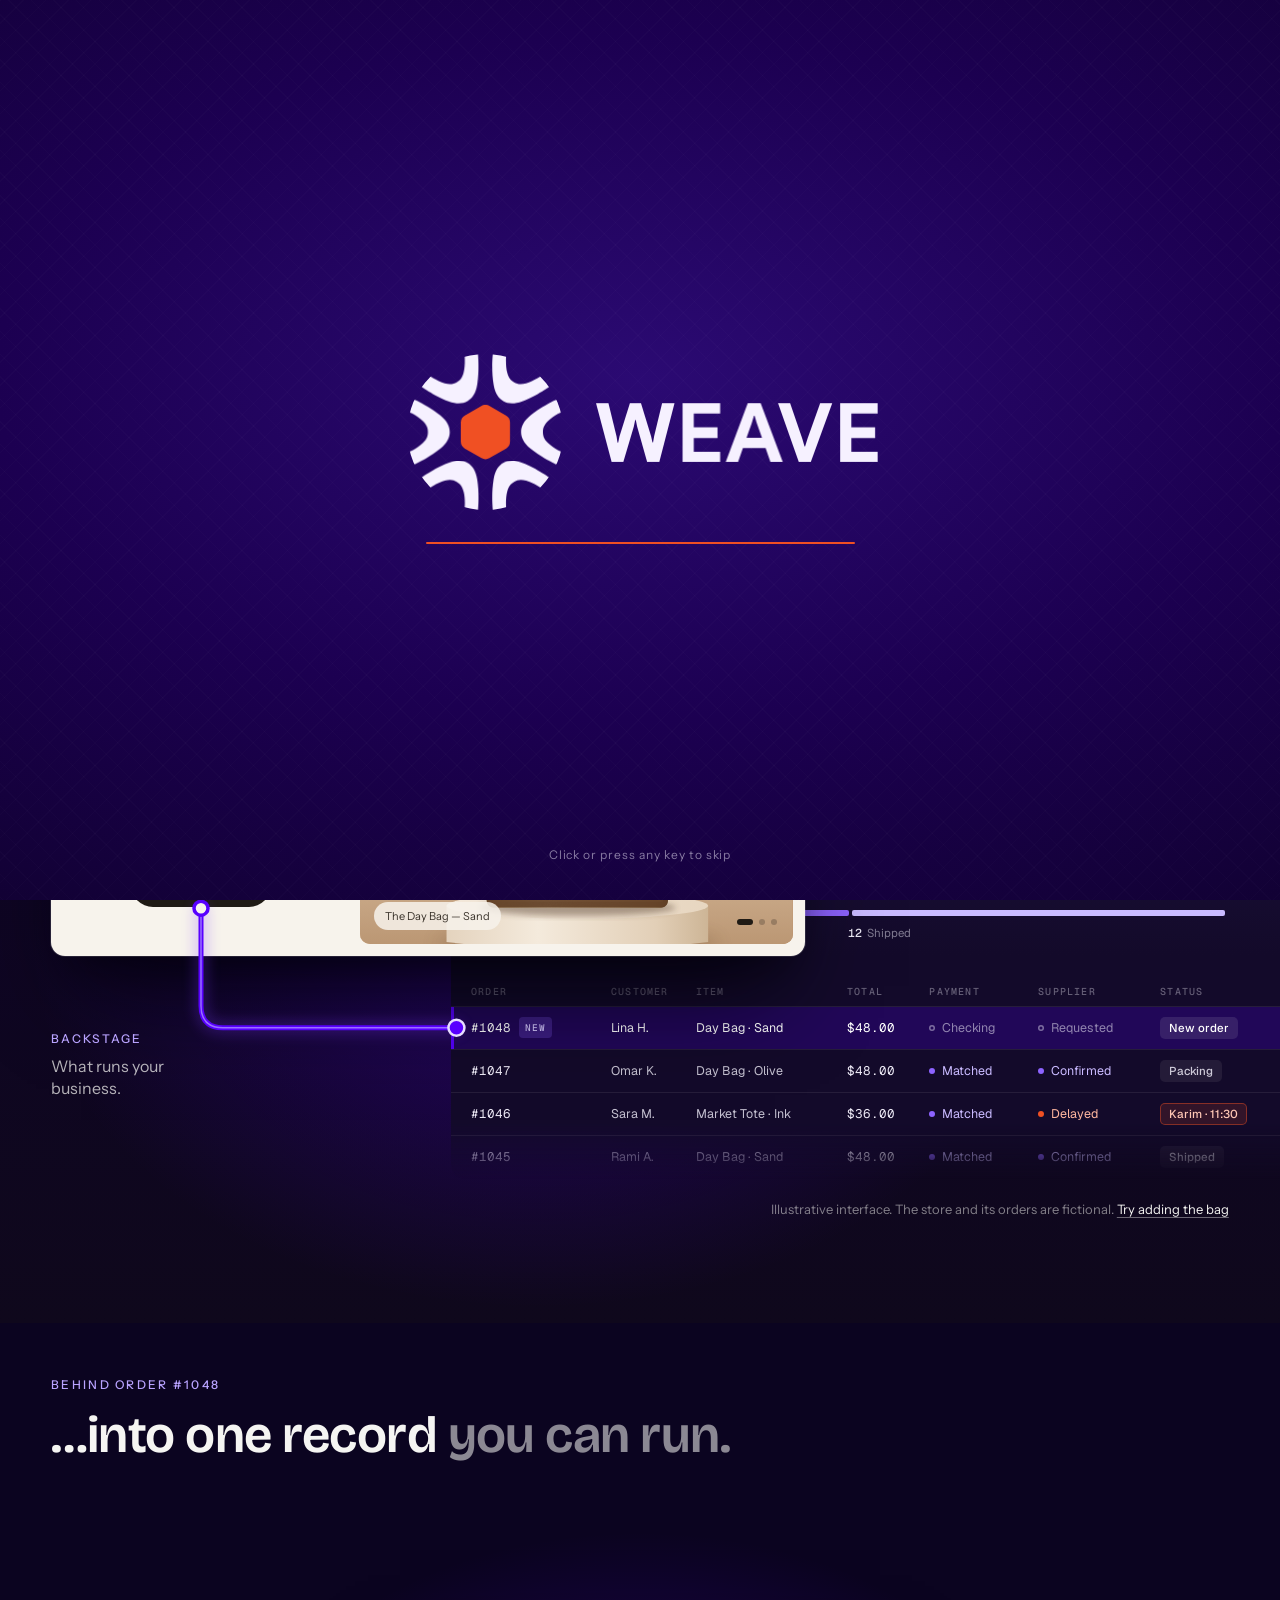
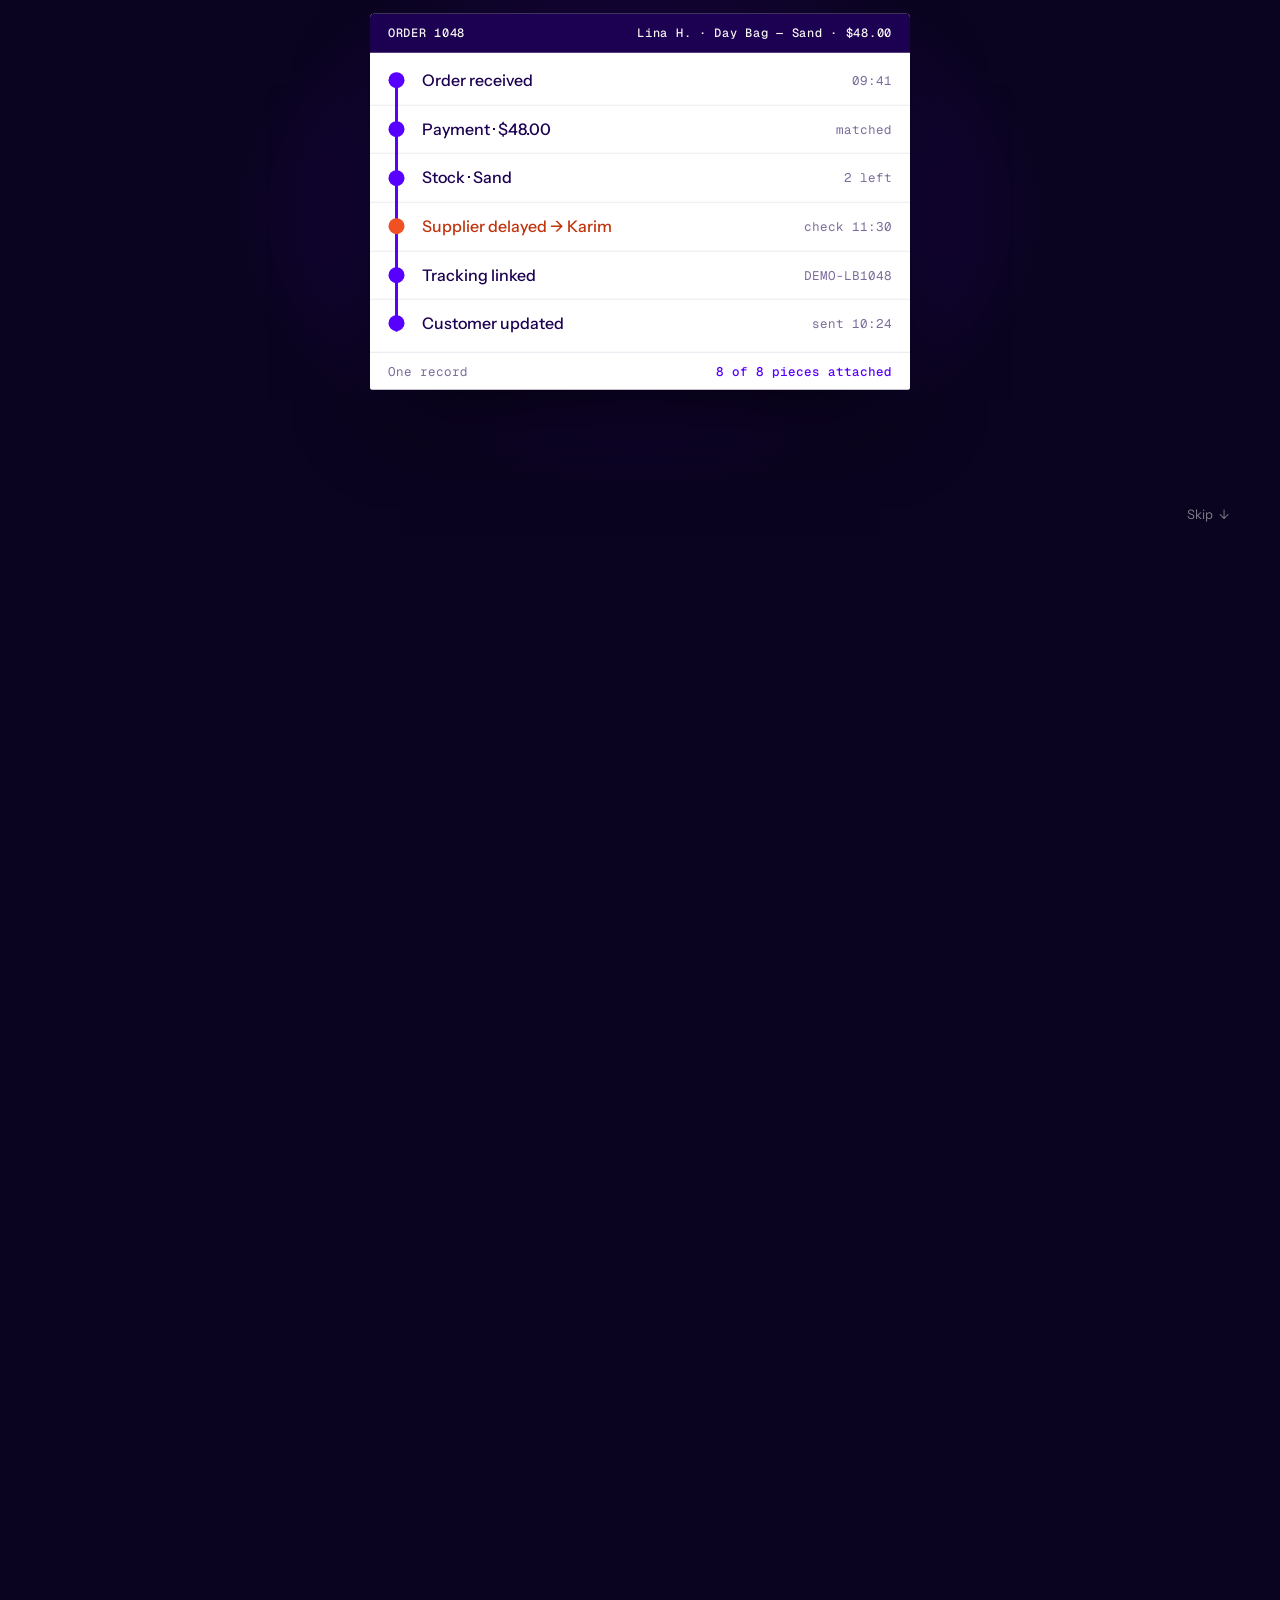
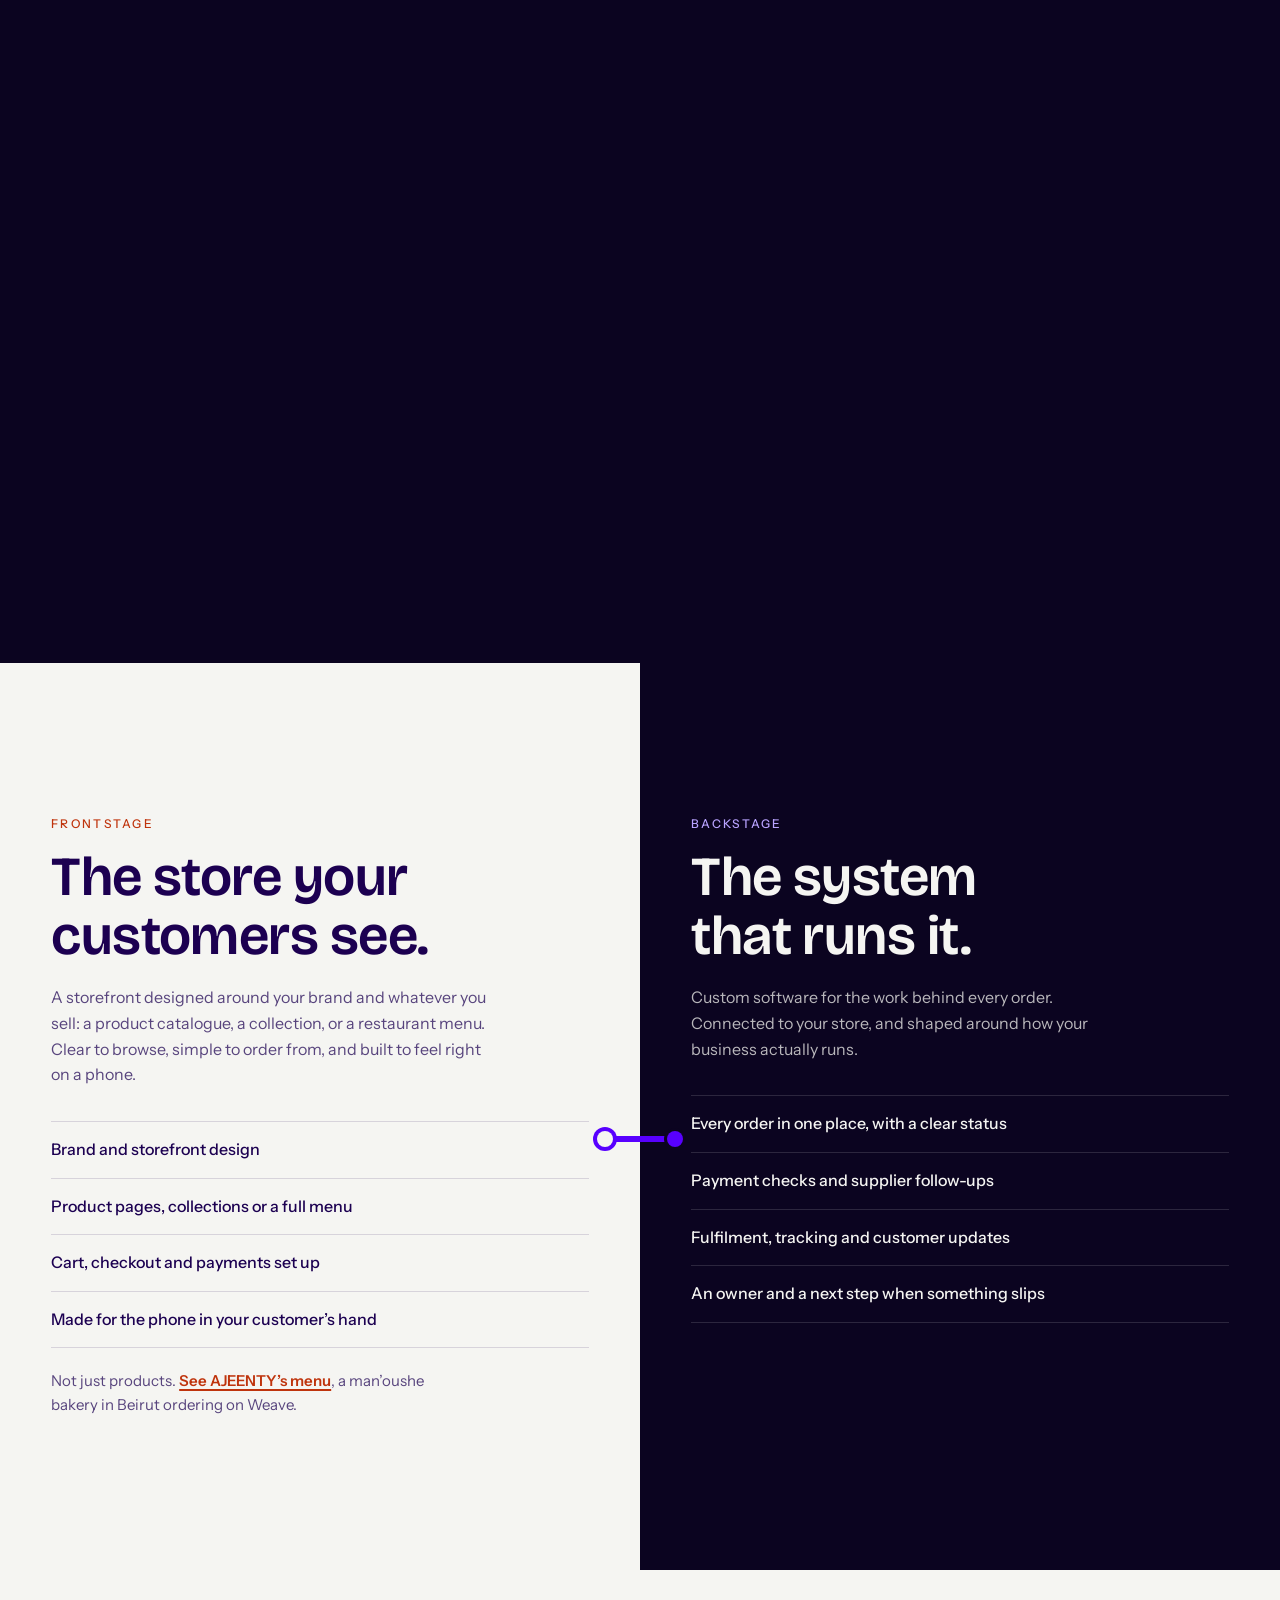
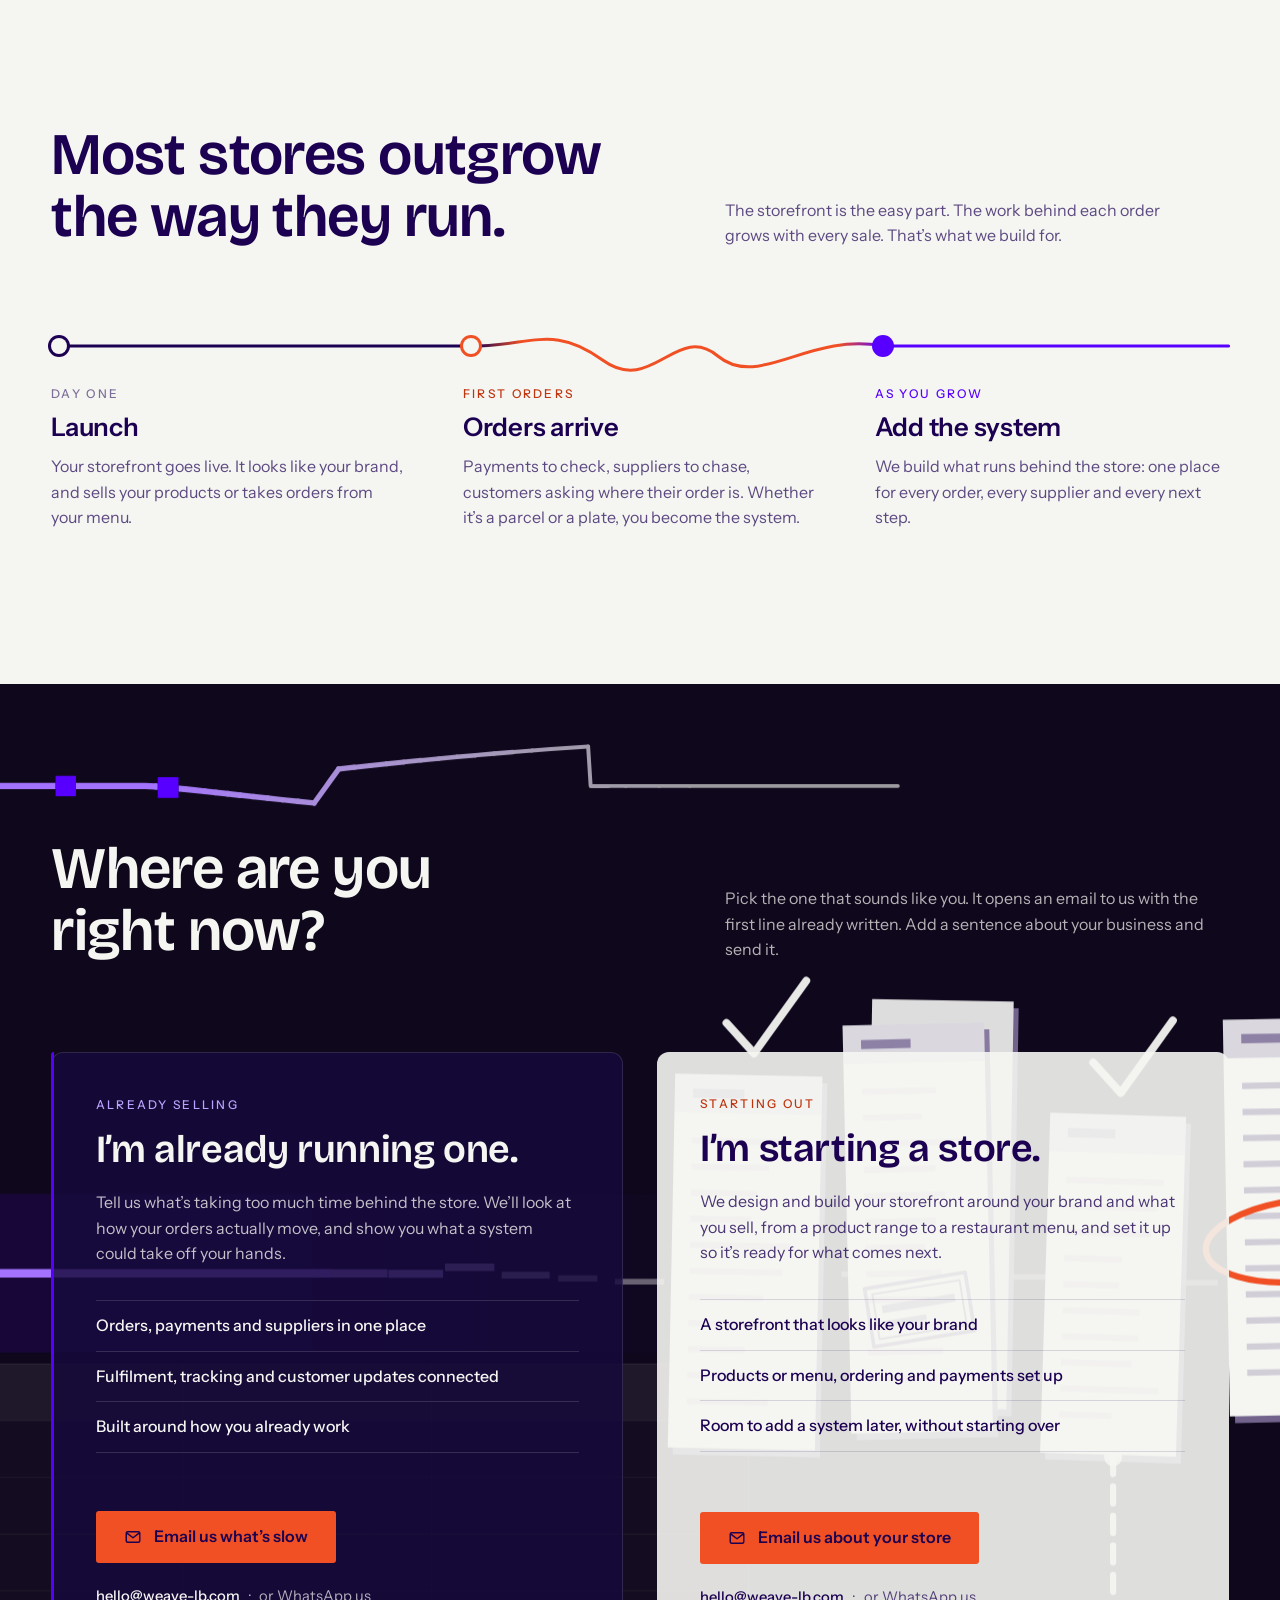
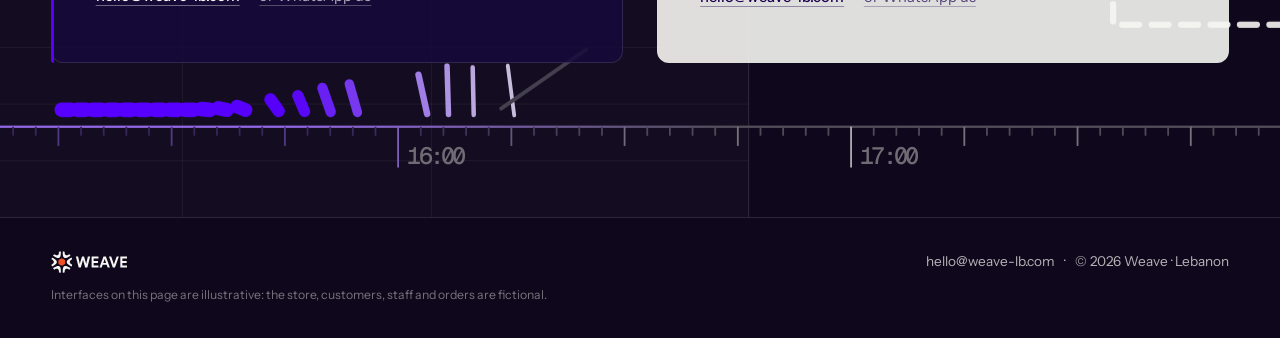
<file: stores/index.html>
<!doctype html>
<html lang="en">
<head>
<meta charset="utf-8">
<meta name="viewport" content="width=device-width, initial-scale=1">
<meta name="theme-color" content="#140637">
<link rel="icon" type="image/svg+xml" href="../fable/favicon.svg">
<link rel="preload" href="../fonts/BricolageGrotesque-Variable.woff2" as="font" type="font/woff2" crossorigin>
<link rel="preload" href="../fonts/InstrumentSans-Variable.woff2" as="font" type="font/woff2" crossorigin>
<title>Weave — Your store is just the beginning.</title>
<meta name="description" content="Weave builds the system behind your online store, whether you sell products or run a restaurant: orders, payments, suppliers and deliveries in one place. We can build the storefront too, from a shop to a full menu.">
<meta property="og:type" content="website">
<meta property="og:url" content="https://weave-lb.com/stores/">
<meta property="og:title" content="Weave — Your store is just the beginning.">
<meta property="og:description" content="The system behind your store. Built around how you sell.">
<meta property="og:image" content="https://weave-lb.com/stores/assets/og.png">
<meta property="og:image:width" content="1200">
<meta property="og:image:height" content="630">
<meta property="og:image:alt" content="Your store is just the beginning. A storefront in front of the operations system behind it, joined by a violet thread.">
<meta name="twitter:card" content="summary_large_image">
<meta name="robots" content="noindex, nofollow">
<script>document.documentElement.classList.add('js')</script>
<script>try{if(!sessionStorage.getItem('weave-intro')&&!matchMedia('(prefers-reduced-motion: reduce)').matches)document.documentElement.classList.add('wi-on')}catch(e){}</script>
<!--
  Unlisted: reached only by its link (no site navigation points here; noindex keeps it out of search).
  /stores · "Your store is just the beginning."  Discord launch landing page, Oct 2026.
  Matches the homepage (index.html): same tokens, type (Bricolage Grotesque + Instrument Sans), page grid, spacing scale, logo
  sprite, orange-for-decisions and violet-for-connected-work. Self-contained: CSS and JS are inline.
  The storefront ("Tila") and every order, name and number on this page are fictional.
-->
<link rel="stylesheet" href="assets/community.css?v=2026-11-10-1">
<link rel="stylesheet" href="assets/intro.css?v=2026-11-12-1">
</head>
<body>
<!-- Weave intro: threads stitch a shop, the shop twists into the Weave mark, WEAVE rises. Once per visit (session),
     skippable with a click or any key, never shown with reduced motion. Styles: assets/intro.css; behaviour: assets/intro.js. -->
<div class="wi" id="wi" aria-hidden="true">
  <div class="wi-weft"></div>
  <div class="wi-stage">
    <div class="wi-row">
      <svg class="wi-mark" viewBox="-60 -40 520 487.41" focusable="false">
        <defs><clipPath id="wi-clip"><circle cx="200" cy="203.7" r="200"/></clipPath><pattern id="wi-stripes" patternUnits="userSpaceOnUse" x="60" y="0" width="80" height="400"><rect width="40" height="400"/></pattern></defs>
        <g transform="translate(200 307) scale(1.7) translate(-200 -307)"><g class="wi-store">
          <path class="wi-thread" d="M-760,-260C-420,-180-200,-40 60,84" pathLength="1" style="animation-delay:0.05s"/>
          <path class="wi-thread" d="M1180,-300C860,-200 560,-40 340,84" pathLength="1" style="animation-delay:0.11s"/>
          <path class="wi-thread" d="M200,-760C120,-480 260,-200 200,44" pathLength="1" style="animation-delay:0.17s"/>
          <path class="wi-thread" d="M-820,640C-480,520-180,420 78,352" pathLength="1" style="animation-delay:0.23s"/>
          <path class="wi-thread" d="M1220,560C900,520 560,420 322,352" pathLength="1" style="animation-delay:0.29s"/>
          <path class="wi-thread wi-thread--orange" d="M240,1180C120,900 280,600 200,352" pathLength="1" style="animation-delay:0.35s"/>
          <path class="wi-awning-fill" d="M60,84H340V120a20,20 0 0 1-40,0a20,20 0 0 1-40,0a20,20 0 0 1-40,0a20,20 0 0 1-40,0a20,20 0 0 1-40,0a20,20 0 0 1-40,0a20,20 0 0 1-40,0Z"/>
          <path class="wi-line" d="M78,124V352H322V124" pathLength="1" style="animation-delay:0.50s"/>
          <path class="wi-line" d="M40,352H360" pathLength="1" style="animation-delay:0.58s"/>
          <path class="wi-line" d="M60,84H340V120a20,20 0 0 1-40,0a20,20 0 0 1-40,0a20,20 0 0 1-40,0a20,20 0 0 1-40,0a20,20 0 0 1-40,0a20,20 0 0 1-40,0a20,20 0 0 1-40,0Z" pathLength="1" style="animation-delay:0.66s"/>
          <path class="wi-line" d="M70,44H330V84H70Z" pathLength="1" style="animation-delay:0.78s"/>
          <path class="wi-line" d="M100,84V120M140,84V120M180,84V120M220,84V120M260,84V120M300,84V120" pathLength="1" style="animation-delay:0.92s"/>
          <path class="wi-line" d="M100,170H156V242H100ZM244,170H300V242H244Z" pathLength="1" style="animation-delay:0.98s"/>
          <path class="wi-line" d="M128,170V242M100,206H156M272,170V242M244,206H300" pathLength="1" style="animation-delay:1.12s"/>
          <path class="wi-line wi-door" d="M172,262H228V352H172Z" pathLength="1" style="animation-delay:1.08s"/>
          <g class="wi-tag"><path d="M190,262L200,250L210,262"/><rect x="180" y="262" width="40" height="17" rx="3"/><text x="200" y="274.5">OPEN</text></g>
          <path class="wi-spark" d="M0,-16L3.4,-3.4L16,0L3.4,3.4L0,16L-3.4,3.4L-16,0L-3.4,-3.4Z" transform="translate(338 36)"/>
          <path class="wi-spark wi-spark--2" d="M0,-16L3.4,-3.4L16,0L3.4,3.4L0,16L-3.4,3.4L-16,0L-3.4,-3.4Z" transform="translate(52 160) scale(.6)"/>
        </g></g>
        <circle class="wi-ring" cx="200" cy="203.7" r="190"/><circle class="wi-ring wi-ring--2" cx="200" cy="203.7" r="190"/>
        <g clip-path="url(#wi-clip)">
          <path class="wi-arc" d="M347.44,203.7c0,8.66,2,17.09,12.73,27.9C374.89,246.39,400,257.18,400,257.18L386.14,288.7s-38.79-16.54-70.56-42.53c-17.8-14.57-24.11-29-24.11-42.47s6.31-27.89,24.11-42.46c31.77-26,70.56-42.54,70.56-42.54L400,150.23S374.89,161,360.17,175.8C349.42,186.62,347.44,195.05,347.44,203.7Z" style="animation-delay:1.98s"/>
          <path class="wi-arc" d="M273.72,76c7.5,4.33,15.79,6.83,30.53,2.92,20.16-5.35,42.06-21.7,42.06-21.7L366.68,85S333,110.32,294.57,124.84c-21.52,8.13-37.19,6.38-48.84-.35s-21-19.41-24.71-42.12C214.39,41.87,219.46,0,219.46,0l34.23,3.76S250.47,30.9,255.92,51C259.91,65.76,266.22,71.69,273.72,76Z" style="animation-delay:2.03s"/>
          <path class="wi-arc" d="M126.28,76c7.5-4.33,13.81-10.26,17.8-25,5.45-20.14,2.23-47.28,2.23-47.28L180.54,0s5.07,41.87-1.56,82.37c-3.71,22.71-13.07,35.4-24.71,42.12s-27.32,8.48-48.84.35C67,110.32,33.32,85,33.32,85L53.69,57.24s21.9,16.35,42.06,21.7C110.49,82.85,118.78,80.35,126.28,76Z" style="animation-delay:2.08s"/>
          <path class="wi-arc" d="M52.56,203.7c0-8.65-2-17.08-12.73-27.9C25.11,161,0,150.23,0,150.23L13.86,118.7s38.79,16.55,70.56,42.54c17.8,14.57,24.11,29,24.11,42.46s-6.31,27.9-24.11,42.47c-31.77,26-70.56,42.53-70.56,42.53L0,257.18s25.11-10.79,39.83-25.58C50.58,220.79,52.56,212.36,52.56,203.7Z" style="animation-delay:2.13s"/>
          <path class="wi-arc" d="M126.28,331.39c-7.5-4.33-15.79-6.83-30.53-2.92-20.16,5.35-42.06,21.7-42.06,21.7L33.32,322.41S67,297.08,105.43,282.57c21.52-8.13,37.19-6.38,48.84.35s21,19.41,24.71,42.11c6.63,40.51,1.56,82.38,1.56,82.38l-34.23-3.76s3.22-27.14-2.23-47.28C140.09,341.65,133.78,335.72,126.28,331.39Z" style="animation-delay:2.18s"/>
          <path class="wi-arc" d="M273.72,331.39c-7.5,4.33-13.81,10.26-17.8,25-5.45,20.14-2.23,47.28-2.23,47.28l-34.23,3.76S214.39,365.54,221,325c3.71-22.7,13.07-35.39,24.71-42.11s27.32-8.48,48.84-.35c38.39,14.51,72.11,39.84,72.11,39.84l-20.37,27.76s-21.9-16.35-42.06-21.7C289.51,324.56,281.22,327.06,273.72,331.39Z" style="animation-delay:2.23s"/>
          <path class="wi-hex" d="M263,178.86v49.69a20,20,0,0,1-10,17.32l-43,24.85a20,20,0,0,1-20,0l-43-24.85a20,20,0,0,1-10-17.32V178.86a20,20,0,0,1,10-17.32l43-24.85a20,20,0,0,1,20,0l43,24.85A20,20,0,0,1,263,178.86Z"/>
        </g>
      </svg>
      <svg class="wi-letters" viewBox="460 103.7 950.83 200" focusable="false">
        <path d="M513.08,303.7,460,103.7h41.9L529.28,216l3.35,20.94h2.23L539.33,216l35.2-112.3h37.15L646,216l4.46,20.39h2.24L656.09,216l27.1-112.3h41.9l-51.68,200h-40.5L598.83,183l-4.47-21.51h-2.23L587.66,183,551.9,303.7Z" style="animation-delay:2.620s"/>
        <path d="M878.99,139.46V103.7H752.18v200H878.99V267.95H789.88V221.58h80.17V185.83H789.88V139.46Z" style="animation-delay:2.685s"/>
        <path d="M1090.72,303.7l-75.14-200h-43.3l-74.85,200h41.62l16.79-47.76h76.47l16.8,47.76Zm-98.88-82.4H968L985.7,171,993,147h2.23l7.26,24,17.68,50.28Z" style="animation-delay:2.750s"/>
        <path d="M1144.62,303.7,1074,103.7h40.78l41.34,120.68,7.26,25.41h2.24l7.82-25.41,43-120.68h40.78l-72.91,200Z" style="animation-delay:2.815s"/>
        <path d="M1410.83,139.46V103.7H1284.01v200h126.82V267.95h-89.11V221.58h80.17V185.83h-80.17V139.46Z" style="animation-delay:2.880s"/>
      </svg>
    </div>
    <span class="wi-underline"></span>
  </div>
  <p class="wi-skip">Click or press any key to skip</p>
</div>
<script src="assets/intro.js?v=2026-11-12-1"></script>
<a class="skip" href="#main">Skip to content</a>
<!-- Shared with index.html: the Weave logo symbol and WhatsApp glyph, unchanged. -->
<svg class="wv-sprite" width="0" height="0" style="position:absolute;overflow:hidden" aria-hidden="true" focusable="false"><defs><clipPath id="wv-mark-clip"><circle cx="200" cy="203.7" r="200"/></clipPath></defs><symbol id="wv-logo" viewBox="0 0 1410.83 407.41"><g clip-path="url(#wv-mark-clip)"><path d="M263,178.86v49.69a20,20,0,0,1-10,17.32l-43,24.85a20,20,0,0,1-20,0l-43-24.85a20,20,0,0,1-10-17.32V178.86a20,20,0,0,1,10-17.32l43-24.85a20,20,0,0,1,20,0l43,24.85A20,20,0,0,1,263,178.86Z" class="wordmark-hex" style="fill:var(--orange)"/><path d="M347.44,203.7c0,8.66,2,17.09,12.73,27.9C374.89,246.39,400,257.18,400,257.18L386.14,288.7s-38.79-16.54-70.56-42.53c-17.8-14.57-24.11-29-24.11-42.47s6.31-27.89,24.11-42.46c31.77-26,70.56-42.54,70.56-42.54L400,150.23S374.89,161,360.17,175.8C349.42,186.62,347.44,195.05,347.44,203.7Z"/><path d="M273.72,76c7.5,4.33,15.79,6.83,30.53,2.92,20.16-5.35,42.06-21.7,42.06-21.7L366.68,85S333,110.32,294.57,124.84c-21.52,8.13-37.19,6.38-48.84-.35s-21-19.41-24.71-42.12C214.39,41.87,219.46,0,219.46,0l34.23,3.76S250.47,30.9,255.92,51C259.91,65.76,266.22,71.69,273.72,76Z"/><path d="M126.28,76c7.5-4.33,13.81-10.26,17.8-25,5.45-20.14,2.23-47.28,2.23-47.28L180.54,0s5.07,41.87-1.56,82.37c-3.71,22.71-13.07,35.4-24.71,42.12s-27.32,8.48-48.84.35C67,110.32,33.32,85,33.32,85L53.69,57.24s21.9,16.35,42.06,21.7C110.49,82.85,118.78,80.35,126.28,76Z"/><path d="M52.56,203.7c0-8.65-2-17.08-12.73-27.9C25.11,161,0,150.23,0,150.23L13.86,118.7s38.79,16.55,70.56,42.54c17.8,14.57,24.11,29,24.11,42.46s-6.31,27.9-24.11,42.47c-31.77,26-70.56,42.53-70.56,42.53L0,257.18s25.11-10.79,39.83-25.58C50.58,220.79,52.56,212.36,52.56,203.7Z"/><path d="M126.28,331.39c-7.5-4.33-15.79-6.83-30.53-2.92-20.16,5.35-42.06,21.7-42.06,21.7L33.32,322.41S67,297.08,105.43,282.57c21.52-8.13,37.19-6.38,48.84.35s21,19.41,24.71,42.11c6.63,40.51,1.56,82.38,1.56,82.38l-34.23-3.76s3.22-27.14-2.23-47.28C140.09,341.65,133.78,335.72,126.28,331.39Z"/><path d="M273.72,331.39c-7.5,4.33-13.81,10.26-17.8,25-5.45,20.14-2.23,47.28-2.23,47.28l-34.23,3.76S214.39,365.54,221,325c3.71-22.7,13.07-35.39,24.71-42.11s27.32-8.48,48.84-.35c38.39,14.51,72.11,39.84,72.11,39.84l-20.37,27.76s-21.9-16.35-42.06-21.7C289.51,324.56,281.22,327.06,273.72,331.39Z"/></g><path d="M513.08,303.7,460,103.7h41.9L529.28,216l3.35,20.94h2.23L539.33,216l35.2-112.3h37.15L646,216l4.46,20.39h2.24L656.09,216l27.1-112.3h41.9l-51.68,200h-40.5L598.83,183l-4.47-21.51h-2.23L587.66,183,551.9,303.7Z"/><polygon points="878.99 139.46 878.99 103.7 752.18 103.7 752.18 303.7 878.99 303.7 878.99 267.95 789.88 267.95 789.88 221.58 870.05 221.58 870.05 185.83 789.88 185.83 789.88 139.46 878.99 139.46"/><path d="M1090.72,303.7l-75.14-200h-43.3l-74.85,200h41.62l16.79-47.76h76.47l16.8,47.76Zm-98.88-82.4H968L985.7,171,993,147h2.23l7.26,24,17.68,50.28Z"/><path d="M1144.62,303.7,1074,103.7h40.78l41.34,120.68,7.26,25.41h2.24l7.82-25.41,43-120.68h40.78l-72.91,200Z"/><polygon points="1410.83 139.46 1410.83 103.7 1284.01 103.7 1284.01 303.7 1410.83 303.7 1410.83 267.95 1321.72 267.95 1321.72 221.58 1401.89 221.58 1401.89 185.83 1321.72 185.83 1321.72 139.46 1410.83 139.46"/></symbol><symbol id="wa-glyph" viewBox="0 0 24 24"><path d="M17.472 14.382c-.297-.149-1.758-.867-2.03-.967-.273-.099-.471-.148-.67.15-.197.297-.767.966-.94 1.164-.173.199-.347.223-.644.075-.297-.15-1.255-.463-2.39-1.475-.883-.788-1.48-1.761-1.653-2.059-.173-.297-.018-.458.13-.606.134-.133.298-.347.446-.52.149-.174.198-.298.298-.497.099-.198.05-.371-.025-.52-.075-.149-.669-1.612-.916-2.207-.242-.579-.487-.5-.669-.51-.173-.008-.371-.01-.57-.01-.198 0-.52.074-.792.372-.272.297-1.04 1.016-1.04 2.479 0 1.462 1.065 2.875 1.213 3.074.149.198 2.096 3.2 5.077 4.487.709.306 1.262.489 1.694.625.712.227 1.36.195 1.871.118.571-.085 1.758-.719 2.006-1.413.248-.694.248-1.289.173-1.413-.074-.124-.272-.198-.57-.347m-5.421 7.403h-.004a9.87 9.87 0 0 1-5.031-1.378l-.361-.214-3.741.982.998-3.648-.235-.374a9.86 9.86 0 0 1-1.51-5.26c.001-5.45 4.436-9.884 9.888-9.884 2.64 0 5.122 1.03 6.988 2.898a9.825 9.825 0 0 1 2.893 6.994c-.003 5.45-4.437 9.884-9.885 9.884m8.413-18.297A11.815 11.815 0 0 0 12.05 0C5.495 0 .16 5.335.157 11.892c0 2.096.547 4.142 1.588 5.945L.057 24l6.305-1.654a11.882 11.882 0 0 0 5.683 1.448h.005c6.554 0 11.89-5.335 11.893-11.893a11.821 11.821 0 0 0-3.48-8.413Z"/></symbol></svg>

<header class="mast">
  <div class="wrap"><a class="mast-home" href="#main" aria-label="Weave, back to top"><svg class="wordmark" viewBox="0 0 1410.83 407.41" fill="currentColor" aria-hidden="true"><use href="#wv-logo"/></svg></a></div>
  <div class="progress" aria-hidden="true"><i id="progress"></i></div>
</header>

<main id="main">
<!-- ═════════ HERO ═════════ -->
<section class="hero" aria-labelledby="hero-title">
  <div class="wrap">
    <div class="hero-copy">
      <div>
        <p class="eyebrow">Systems for shops and restaurants</p>
        <h1 id="hero-title"><span class="l1">Your store is just</span> <em><span class="beg">the beginning.</span></em></h1>
        <p class="lede"><b>Your storefront. Your operations.</b> Built around your business.</p>
      </div>
      <div class="hero-actions">
        <a class="btn btn-go" href="#start">Tell us what you’re building<svg class="arr" viewBox="0 0 20 20" fill="none" stroke="currentColor" stroke-width="2.2" stroke-linecap="round" stroke-linejoin="round" aria-hidden="true"><path d="M3 10h14M11 4l6 6-6 6"/></svg></a>
        <a class="see" href="#weave">What’s behind a store <span aria-hidden="true">↓</span></a>
      </div>
    </div>

    <div class="demo" id="demo" role="group" aria-label="Illustrative demo: a storefront, and the operations system behind it">
      <div class="demo-label front"><span class="k">Frontstage</span><p>What your customers see.</p></div>

      <div class="store" id="store">
        <div class="chrome" aria-hidden="true"><i></i><i></i><i></i><div class="url"><svg viewBox="0 0 10 10"><rect x="1.5" y="4.4" width="7" height="5" rx="1" fill="#8B8073"/><path d="M3 4.6V3.2a2 2 0 0 1 4 0v1.4" stroke="#8B8073" stroke-width="1.2" fill="none"/></svg>yourstore.com</div></div>
        <div class="s-nav">
          <span class="s-mark">TILA</span>
          <div class="s-links" aria-hidden="true"><span>Shop</span><span>Bags</span><span>Small goods</span><span>Journal</span></div>
          <div class="s-icons" aria-hidden="true">
            <svg viewBox="0 0 20 20"><circle cx="9" cy="9" r="6"/><path d="M13.5 13.5 18 18"/></svg>
            <svg viewBox="0 0 20 20"><circle cx="10" cy="7" r="3.6"/><path d="M3 18c1.2-3.6 4-5.4 7-5.4s5.8 1.8 7 5.4"/></svg>
            <span class="s-bag"><svg viewBox="0 0 20 20"><path d="M4 7h12l-1 11H5z"/><path d="M7 7V5.5a3 3 0 0 1 6 0V7"/></svg><b id="bagCount">0</b></span>
          </div>
        </div>
        <div class="s-hero">
          <div class="s-copy">
            <div class="s-eyebrow">New · The Day Collection</div>
            <h2>Made for<br>the <em>whole</em> day.</h2>
            <p>The Day Bag in waxed canvas, with leather trim and room for everything.</p>
            <div class="s-swatches" role="radiogroup" aria-label="Colour">
              <button type="button" aria-pressed="true" data-c="Sand" style="background:#D6C3A2" aria-label="Sand"></button>
              <button type="button" aria-pressed="false" data-c="Olive" style="background:#7C7A57" aria-label="Olive"></button>
              <button type="button" aria-pressed="false" data-c="Ink" style="background:#2B2A33" aria-label="Ink"></button>
              <button type="button" aria-pressed="false" data-c="Clay" style="background:#B5714E" aria-label="Clay"></button>
              <span id="colourName">Sand</span>
            </div>
            <div class="s-buy"><span class="s-price">$48</span>
              <button class="s-add" id="addToBag" type="button">Add to bag<svg viewBox="0 0 14 14" fill="none" stroke="currentColor" stroke-width="1.6" aria-hidden="true"><path d="M2 7h10M8 3l4 4-4 4"/></svg><span class="hint" id="hint" aria-hidden="true">Your turn. Add one.</span></button></div>
          </div>
          <div class="s-shot"><svg viewBox="0 0 430 350" preserveAspectRatio="xMidYMid slice" id="product" role="img" aria-label="The Day Bag, a canvas tote, on a plinth"></svg>
            <span class="s-tag" id="shotTag">The Day Bag — Sand</span><span class="s-dots" aria-hidden="true"><i></i><i></i><i></i></span></div>
        </div>
      </div>

      <div class="demo-label back"><span class="k">Backstage</span><p>What runs your business.</p></div>

      <div class="ops" id="ops">
        <div class="o-bar"><div class="o-app"><i>T</i>Tila Operations</div>
          <div class="o-tabs"><span class="on">Orders</span><span>Suppliers</span><span>Fulfilment</span><span>Inventory</span></div>
          <div class="o-right"><span class="o-live"><i></i>Live</span><span>Mon 12 Oct</span></div></div>
        <div class="o-head"><h3>Orders<small><span id="todayCount">24</span> today</small></h3>
          <div class="o-chips"><span class="o-chip"><b id="supCount">3</b>Awaiting supplier</span><span class="o-chip attn" id="attnChip"><i></i><b id="attnCount">1</b>Needs attention</span></div></div>
        <div class="o-flow" aria-hidden="true">
          <div class="o-seg"><i id="segA" style="flex:2;background:#3A2378"></i><i id="segB" style="flex:6;background:#5800FF"></i><i id="segPack" style="flex:4;background:#8D63FF"></i><i id="segShip" style="flex:12;background:#C9BAFF"></i></div>
          <div class="o-lbl"><span style="flex:2"></span><span style="flex:6"><b>6</b>With supplier</span><span id="lblPackW" style="flex:4"><b id="lblPack">4</b>Packing</span><span id="lblShipW" style="flex:12"><b id="lblShip">12</b>Shipped</span></div>
        </div>
        <table class="o-table">
          <thead><tr><th>Order</th><th class="c-cust">Customer</th><th>Item</th><th class="c-tot">Total</th><th class="c-pay">Payment</th><th class="c-sup">Supplier</th><th>Status</th></tr></thead>
          <tbody id="rows">
            <tr class="is-new" id="seedRow"><td class="id">#1048<span class="newtag">NEW</span></td><td class="c-cust">Lina H.</td><td>Day Bag · Sand</td><td class="amt c-tot">$48.00</td><td class="c-pay"><span class="st ok">Matched</span></td><td class="c-sup"><span class="st ok">Confirmed</span></td><td><span class="tag ready">Ready to pack</span></td></tr>
            <tr data-o="1047"><td class="id">#1047</td><td class="c-cust">Omar K.</td><td>Day Bag · Olive</td><td class="amt c-tot">$48.00</td><td class="c-pay"><span class="st ok">Matched</span></td><td class="c-sup"><span class="st ok">Confirmed</span></td><td><span class="tag">Packing</span></td></tr>
            <tr data-o="1046"><td class="id">#1046</td><td class="c-cust">Sara M.</td><td>Market Tote · Ink</td><td class="amt c-tot">$36.00</td><td class="c-pay"><span class="st ok">Matched</span></td><td class="c-sup"><span class="st warn">Delayed</span></td><td><span class="tag own">Karim · 11:30</span></td></tr>
            <tr><td class="id">#1045</td><td class="c-cust">Rami A.</td><td>Day Bag · Sand</td><td class="amt c-tot">$48.00</td><td class="c-pay"><span class="st ok">Matched</span></td><td class="c-sup"><span class="st ok">Confirmed</span></td><td><span class="tag">Shipped</span></td></tr>
          </tbody>
        </table>
      </div>

      <svg class="demo-thread" id="thread" aria-hidden="true"></svg>
    </div>
    <p class="demo-note">Illustrative interface. The store and its orders are fictional. <button type="button" id="tryIt">Try adding the bag</button></p>
  </div>
</section>


<!-- ═════════ THE WEAVE · pinned scroll scene ═════════
     Behind order #1048: eight scattered pieces, "you" running between them, then the thread
     pulls every piece into one record. Without JS or with reduced motion: the finished record. -->
<section class="weave" id="weave" aria-labelledby="weave-title">
  <div class="weave-track">
    <div class="weave-stage" id="weaveStage" data-step="0">
      <div class="weave-head wrap">
        <p class="eyebrow">Behind order #1048</p>
        <h2 class="sr" id="weave-title">One order lives in eight places. Weave pulls them into one record you can run.</h2>
        <div class="wt" aria-hidden="true">
          <p class="wt-line" data-s="0">One order. <span class="dim">Eight places to keep track of it.</span></p>
          <p class="wt-line" data-s="1">Without a system, <em class="you-word">you</em> are the system.</p>
          <p class="wt-line" data-s="2">Weave gathers <span class="dim">every piece…</span></p>
          <p class="wt-line" data-s="3">…into one record <span class="dim">you can run.</span></p>
        </div>
        <p class="wt-static">One order lives in eight places. <span class="dim">Weave pulls them into one record you can run.</span></p>
      </div>

      <div class="weave-field" id="weaveField" aria-hidden="true">
        <svg class="weave-svg" id="weaveSvg"></svg>
        <div class="you" id="you"><span>You</span></div>

        <div class="wf mail" data-to="recv"><small>Email · 09:41</small><b>New order <span data-bind="order">#1048</span></b><span>Day Bag — <span data-bind="colour">Sand</span> · $48.00</span></div>
        <div class="wf sheet" data-to="head"><small>orders-final-v3.xlsx</small><code><i>1048</i><i>Lina</i><i data-bind="colour">Sand</i><i class="q">matched?</i><i class="q">shipped?</i></code></div>
        <div class="wf pay" data-to="paid"><small>Screenshot</small><b>$48.00</b><span>Transfer · ref 1048</span><em>Matched?</em></div>
        <div class="wf sup" data-to="sup"><small>Supplier · 11:05</small>1048: dispatch moved to <b>tomorrow</b></div>
        <div class="wf note" data-to="sup">check supplier!!<br>who’s on it?</div>
        <div class="wf wa" data-to="cust"><small>Lina · WhatsApp</small>Hi! Any update on my bag?</div>
        <div class="wf sms" data-to="track"><small>Demo Courier</small>Tracking for 1048: DEMO-LB1048</div>
        <div class="wf stock" data-to="stock"><small>stock.xlsx</small><code><i>Sand</i><i>3</i><i class="q">2?</i></code></div>

        <article class="wrec" id="wrec">
          <div class="wrec-ghost"></div>
          <header class="wr" data-k="head"><span>ORDER 1048</span><span>Lina H. · Day Bag — <span data-bind="colour">Sand</span> · $48.00</span></header>
          <ol>
            <li class="wr" data-k="recv"><b>Order received</b><span>09:41</span></li>
            <li class="wr" data-k="paid"><b>Payment · $48.00</b><span>matched</span></li>
            <li class="wr" data-k="stock"><b>Stock · <span data-bind="colour">Sand</span></b><span>2 left</span></li>
            <li class="wr own" data-k="sup"><b>Supplier delayed → Karim</b><span>check 11:30</span></li>
            <li class="wr" data-k="track"><b>Tracking linked</b><span>DEMO-LB1048</span></li>
            <li class="wr" data-k="cust"><b>Customer updated</b><span>sent 10:24</span></li>
          </ol>
          <footer class="wr" data-k="foot"><span>One record</span><span>8 of 8 pieces attached</span></footer>
        </article>
      </div>

      <a class="wskip" href="#two-sides">Skip <span aria-hidden="true">↓</span></a>
    </div>
  </div>
</section>

<!-- ═════════ TWO SIDES ═════════ -->
<section class="sides" id="two-sides" aria-label="Two sides of every store" tabindex="-1">
  <div class="side front">
    <div class="inner reveal">
      <p class="eyebrow">Frontstage</p>
      <h2>The store your customers see.</h2>
      <p class="body">A storefront designed around your brand and whatever you sell: a product catalogue, a collection, or a restaurant menu. Clear to browse, simple to order from, and built to feel right on a phone.</p>
      <ul>
        <li>Brand and storefront design</li>
        <li>Product pages, collections or a full menu</li>
        <li>Cart, checkout and payments set up</li>
        <li>Made for the phone in your customer’s hand</li>
      </ul>
      <p class="also">Not just products. <a href="https://ajeenty.com/menu/" target="_blank" rel="noopener">See AJEENTY’s menu</a>, a man’oushe bakery in Beirut ordering on Weave.</p>
    </div>
  </div>
  <div class="side back">
    <div class="inner reveal">
      <p class="eyebrow">Backstage</p>
      <h2>The system that runs it.</h2>
      <p class="body">Custom software for the work behind every order. Connected to your store, and shaped around how your business actually runs.</p>
      <ul>
        <li>Every order in one place, with a clear status</li>
        <li>Payment checks and supplier follow-ups</li>
        <li>Fulfilment, tracking and customer updates</li>
        <li>An owner and a next step when something slips</li>
      </ul>
    </div>
  </div>
  <div class="cross" aria-hidden="true"><i></i></div>
</section>

<!-- ═════════ GROWTH ═════════ -->
<section class="grow" aria-labelledby="grow-title">
  <div class="wrap">
    <div class="sec-head reveal">
      <h2 id="grow-title">Most stores outgrow the way they run.</h2>
      <p>The storefront is the easy part. The work behind each order grows with every sale. That’s what we build for.</p>
    </div>
    <div class="path">
      <svg class="path-line" id="pathSvg" aria-hidden="true"></svg>
      <ol>
        <li class="stage s1 reveal"><p class="eyebrow">Day one</p><h3>Launch</h3><p>Your storefront goes live. It looks like your brand, and sells your products or takes orders from your menu.</p></li>
        <li class="stage s2 reveal"><p class="eyebrow">First orders</p><h3>Orders arrive</h3><p>Payments to check, suppliers to chase, customers asking where their order is. Whether it’s a parcel or a plate, you become the system.</p></li>
        <li class="stage s3 reveal"><p class="eyebrow">As you grow</p><h3>Add the system</h3><p>We build what runs behind the store: one place for every order, every supplier and every next step.</p></li>
      </ol>
    </div>
  </div>
</section>

<!-- ═════════ TWO WAYS IN ═════════ -->
<!-- The homepage's moving world (../js/s6.js, unchanged) runs behind the two doors. The
     "already selling" door is its gate: work drifting in from the right comes out resolved under it. -->
<section class="ways s6" id="start" aria-labelledby="start-title" tabindex="-1">
  <div class="s6-stage">
  <canvas class="s6-world" aria-hidden="true"></canvas>
  <div class="wrap">
    <div class="sec-head reveal">
      <h2 id="start-title">Where are you right now?</h2>
      <p>Pick the one that sounds like you. It opens an email to us with the first line already written. Add a sentence about your business and send it.</p>
    </div>
    <div class="doors">
      <article class="door b s6-panel reveal">
        <p class="eyebrow">Already selling</p>
        <h3>I’m already running one.</h3>
        <p>Tell us what’s taking too much time behind the store. We’ll look at how your orders actually move, and show you what a system could take off your hands.</p>
        <ul><li>Orders, payments and suppliers in one place</li><li>Fulfilment, tracking and customer updates connected</li><li>Built around how you already work</li></ul>
        <div class="acts">
          <a class="btn btn-go" href="mailto:hello@weave-lb.com?subject=Behind%20my%20store&amp;body=Hi%20Weave%2C%0A%0AI%27m%20already%20selling.%20Here%27s%20what%20takes%20too%20much%20time%20behind%20the%20store%3A%20"><svg viewBox="0 0 24 24" fill="none" stroke="currentColor" stroke-width="2" stroke-linecap="round" stroke-linejoin="round" aria-hidden="true"><rect x="3" y="5" width="18" height="14" rx="2"/><path d="m3.5 6.5 8.5 6.5 8.5-6.5"/></svg>Email us what’s slow</a>
          <p class="alt-line"><a class="addr" href="mailto:hello@weave-lb.com">hello@weave-lb.com</a><span aria-hidden="true">·</span><a class="alt" target="_blank" rel="noopener" href="https://wa.me/96181476201?text=Hi%20Weave%2C%20I%27m%20already%20selling%2C%20and%20here%27s%20what%20takes%20too%20much%20time%20behind%20the%20store%3A%20">or WhatsApp us</a></p>
        </div>
      </article>
      <article class="door a reveal">
        <p class="eyebrow">Starting out</p>
        <h3>I’m starting a store.</h3>
        <p>We design and build your storefront around your brand and what you sell, from a product range to a restaurant menu, and set it up so it’s ready for what comes next.</p>
        <ul><li>A storefront that looks like your brand</li><li>Products or menu, ordering and payments set up</li><li>Room to add a system later, without starting over</li></ul>
        <div class="acts">
          <a class="btn btn-go" href="mailto:hello@weave-lb.com?subject=Starting%20a%20store&amp;body=Hi%20Weave%2C%0A%0AI%27m%20starting%20a%20store.%20What%20I%20sell%3A%20"><svg viewBox="0 0 24 24" fill="none" stroke="currentColor" stroke-width="2" stroke-linecap="round" stroke-linejoin="round" aria-hidden="true"><rect x="3" y="5" width="18" height="14" rx="2"/><path d="m3.5 6.5 8.5 6.5 8.5-6.5"/></svg>Email us about your store</a>
          <p class="alt-line"><a class="addr" href="mailto:hello@weave-lb.com">hello@weave-lb.com</a><span aria-hidden="true">·</span><a class="alt" target="_blank" rel="noopener" href="https://wa.me/96181476201?text=Hi%20Weave%2C%20I%27m%20starting%20a%20store%20and%20I%27d%20like%20to%20talk%20about%20building%20it.%20What%20I%20sell%3A%20">or WhatsApp us</a></p>
        </div>
      </article>
    </div>
  </div>
  </div>
</section>

<footer class="foot">
  <div class="wrap">
    <svg class="foot-mark" viewBox="0 0 1410.83 407.41" fill="currentColor" role="img" aria-label="Weave"><use href="#wv-logo"/></svg>
    <p><a href="mailto:hello@weave-lb.com">hello@weave-lb.com</a><span aria-hidden="true">·</span>© 2026 Weave · Lebanon</p>
    <p class="fine">Interfaces on this page are illustrative: the store, customers, staff and orders are fictional.</p>
  </div>
</footer>
</main>

<script src="assets/community.js?v=2026-10-28-1"></script>
<script src="../js/s6.js?v=2026-10-06-2"></script>
</body>
</html>
</file>
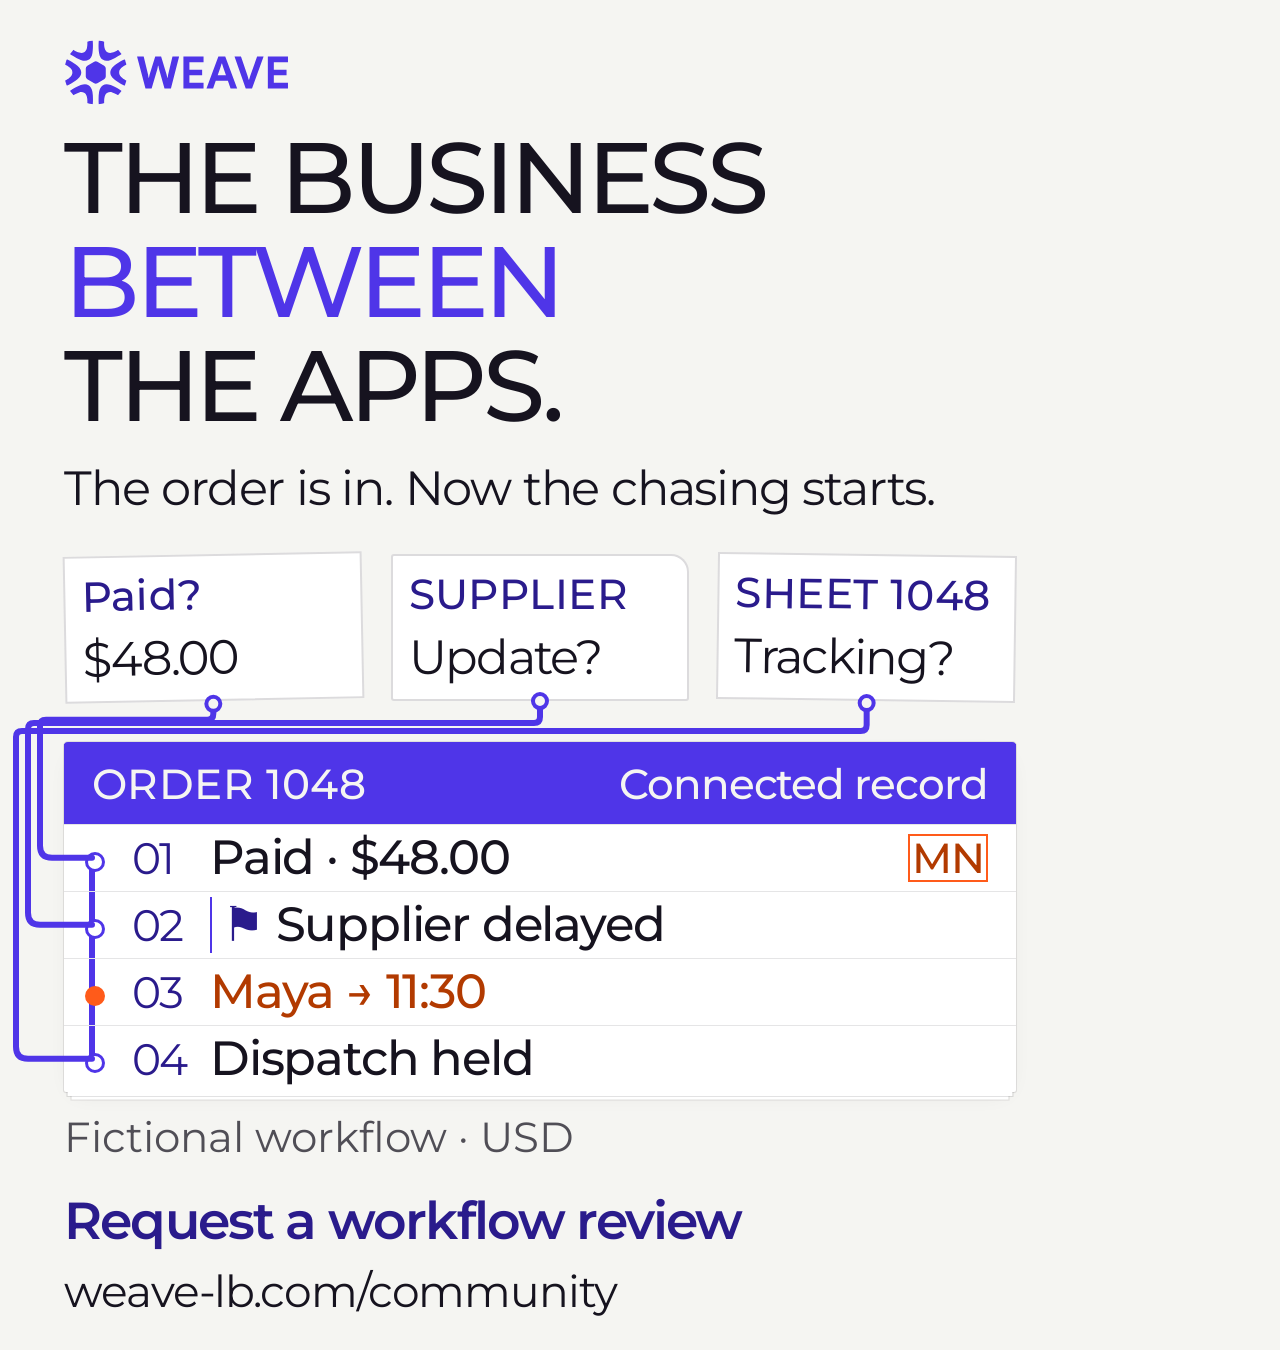
<file: campaign/poster/poster.html>
<!doctype html><html lang="en"><head><meta charset="utf-8"><meta name="viewport" content="width=device-width,initial-scale=1"><title>Weave community poster</title><style>:root{
--ink:#16131F;--paper:#F5F5F2;--sheet:#FFFFFF;--violet:#4F35E8;
--deep-violet:#2A1B8C;--thread:#8B79FF;--orange:#FF5B1A;--orange-ink:#B23A00;
--ink-rgb:22 19 31;--orange-rgb:255 91 26;
--sans:Montserrat,Helvetica,sans-serif;--mono:ui-monospace,SFMono-Regular,Consolas,'Liberation Mono',monospace;
--muted:color-mix(in srgb,var(--ink) 74%,var(--paper));
--dur-fast:180ms;--dur:300ms;--dur-slow:450ms;
--ease-out:cubic-bezier(.2,.7,.2,1);--ease-inout:cubic-bezier(.45,0,.2,1);
}/* Adapted from the S2 .record in build/index.html. The sheet, header, numbered
   layers, binding and retained edge are preserved; palette follows this brief. */
:where(.s2) .record{--gutter:2.75em;--key:8.5em;position:relative;font-size:var(--rs,18px);line-height:1.4;background:var(--sheet);color:var(--ink);border-top:2px solid var(--violet);border-radius:4px 4px 2px 2px;box-shadow:0 0 0 1px rgb(var(--ink-rgb)/.09),0 1px 2px rgb(var(--ink-rgb)/.04),0 8px 24px -12px rgb(var(--ink-rgb)/.12)}
:where(.s2) .record:after{content:'';position:absolute;inset:0;border-radius:inherit;pointer-events:none;box-shadow:0 .42em 0 -.2em var(--sheet),0 .42em 0 -.14em rgb(var(--ink-rgb)/.12),0 .84em 0 -.42em var(--sheet),0 .84em 0 -.36em rgb(var(--ink-rgb)/.09)}
:where(.s2) .record-top{display:flex;justify-content:space-between;align-items:center;gap:12px;background:var(--violet);color:var(--paper);padding:.55em 1.75em .6em var(--gutter)}
:where(.s2) .record-top .folio{font-size:.75em;line-height:1.3}
:where(.s2) .record-top .micro{font-size:.66em;letter-spacing:.13em;font-weight:600;text-transform:uppercase}
:where(.s2) .record-head{display:flex;justify-content:space-between;align-items:baseline;gap:8px 20px;flex-wrap:wrap;padding:.85em 1.75em .8em var(--gutter)}
:where(.s2) .record-head h3{margin:0;font-size:1.6em;line-height:1.1;letter-spacing:-.035em;font-weight:500}
:where(.s2) .record-head p{margin:0;font-size:.875em;color:var(--muted)}
:where(.s2) .layers{position:relative;list-style:none;margin:0;padding:0}
:where(.s2) .layer{--knot:2.6em;position:relative;display:grid;grid-template-columns:var(--key) minmax(0,1fr);grid-template-areas:'key line' 'key body';column-gap:1.25em;row-gap:1.05em;padding:1.5em 1.75em 1.65em var(--gutter);border-top:1px solid rgb(var(--ink-rgb)/.11)}
:where(.s2) .layer-face{display:contents}
:where(.s2) .layer-key{grid-area:key;display:flex;flex-direction:column;align-items:flex-start;gap:.55em}
:where(.s2) .layer-key .num{font:200 2.2em/1 var(--sans);letter-spacing:-.04em;color:var(--deep-violet)}
:where(.s2) .layer-key h4{margin:0;font-size:.66em;line-height:1.5;letter-spacing:.1em;text-transform:uppercase;font-weight:600}
:where(.s2) .line{grid-area:line;margin:0;max-width:30em;font-size:1.32em;line-height:1.32;letter-spacing:-.022em;font-weight:500;text-wrap:pretty}
:where(.s2) .layer-body{grid-area:body;min-width:0;padding-top:.9em;border-top:1px solid rgb(var(--ink-rgb)/.1)}
:where(.s2) .layer p,:where(.s2) .layer dl,:where(.s2) .layer dd,:where(.s2) .layer ul,:where(.s2) .layer ol{margin:0}
:where(.s2) .field{display:block;font-size:.625em;letter-spacing:.12em;text-transform:uppercase;font-weight:600;color:var(--muted);margin-bottom:.35em}
:where(.s2) .layer:before{content:'';position:absolute;left:calc(var(--gutter)/2 - 1px);top:0;bottom:0;width:2px;background:var(--violet)}
:where(.s2) .layer:first-child:before{top:var(--knot)}
:where(.s2) .layer:last-child:before{bottom:auto;height:var(--knot)}
:where(.s2) .layer:after{content:'';position:absolute;left:calc(var(--gutter)/2 - .34em);top:calc(var(--knot) - .34em);width:.68em;height:.68em;border-radius:50%;background:var(--sheet);border:2px solid var(--violet)}
:where(.s2) .layer[data-human]:after{border-color:var(--orange);background:var(--orange)}
:where(.s2) .layer[data-human] .initials{display:inline-grid;place-items:center;min-width:2em;min-height:2em;border:1px solid var(--orange);border-radius:3px;color:var(--orange-ink);font:500 .8em/1 var(--sans)}
:where(.s2) .human-mark{border-left:3px solid var(--orange);padding-left:.65em;color:var(--orange-ink)}
:where(.s2) .glyph{font-family:'Segoe UI Symbol','Apple Symbols',var(--sans);color:var(--deep-violet)}
:where(.s2) .exception{padding:.6em .8em;border-left:2px solid var(--violet);background:color-mix(in srgb,var(--violet) 5%,var(--sheet));color:var(--deep-violet)}
:where(.s2) .fields{display:grid;grid-template-columns:repeat(2,minmax(0,1fr));gap:1em}
:where(.s2) .fields dd{font-size:1em;letter-spacing:-.015em}
:where(.s2) .folio{font-family:var(--mono);font-variant-numeric:tabular-nums}
:where(.s2) .compact .record-top{padding:16px 28px;min-height:68px}
:where(.s2) .compact .record-top .folio{font:500 42px/1.15 var(--sans);letter-spacing:.01em}
:where(.s2) .compact .record-top .micro{font:500 42px/1.15 var(--sans);text-transform:none;letter-spacing:-.025em}
:where(.s2) .compact .layer{--gutter:56px;--knot:33.5px;--key:64px;min-height:67px;padding:5px 28px 5px 68px;grid-template-areas:'key line';column-gap:14px;row-gap:0;align-items:center}
:where(.s2) .compact .layer-key{display:block}
:where(.s2) .compact .num{font:400 44px/1 var(--sans)}
:where(.s2) .compact .line{font:500 48px/1.16 var(--sans);letter-spacing:-.025em;max-width:none}
:where(.s2) .compact .layer:before{width:6px;left:25px}
:where(.s2) .compact .layer:after{width:14px;height:14px;left:21px;top:calc(var(--knot) - 7px);border-width:3px}
:where(.s2) .compact .layer[data-held]:after{background:var(--sheet);border-color:var(--violet)}
:where(.s2) .compact .layer[data-human] .line{color:var(--orange-ink)}
:where(.s2) .compact .layer[data-exception] .line{border-left:2px solid var(--violet);padding-left:10px}
:where(.s2) .compact .payment-action{margin-left:auto;display:inline-grid;place-items:center;border:2px solid var(--orange);width:80px;height:48px;font:500 42px/1 var(--sans);color:var(--orange-ink)}
:where(.s2) .compact .line.has-action{display:flex;align-items:center;gap:20px}

*{box-sizing:border-box}html,body{margin:0}body{background:var(--paper);font-family:var(--sans);color:var(--ink)}
@font-face{font-family:Montserrat;src:url('../assets/Montserrat-VariableFont_wght.ttf') format('truetype');font-weight:100 900;font-display:block}
.poster{position:relative;width:1080px;height:1350px;background:var(--paper);overflow:hidden;isolation:isolate}
.poster .brand{position:absolute;left:64px;top:40px;width:224px;height:auto}
.poster h1{position:absolute;left:64px;top:125px;margin:0;font:500 100px/1.04 var(--sans);letter-spacing:-.045em;width:952px}
.poster h1 span{display:block}.poster h1 .between{color:var(--violet)}
.poster .support{position:absolute;left:64px;top:460px;width:952px;margin:0;font:400 48px/1.2 var(--sans);letter-spacing:-.025em}
.poster .sources{position:absolute;left:64px;top:554px;width:952px;display:grid;grid-template-columns:repeat(3,minmax(0,1fr));gap:28px;z-index:3}
.source{background:var(--sheet);border:2px solid rgb(var(--ink-rgb)/.15);padding:14px 16px;min-width:0}
.source-label{display:block;font:500 42px/1.15 var(--sans);letter-spacing:.01em;color:var(--deep-violet);white-space:nowrap}
.source p{margin:12px 0 0;font:400 48px/1.14 var(--sans);letter-spacing:-.035em;white-space:nowrap}
.source.message{border-radius:3px 18px 3px 3px}.source.receipt{transform:rotate(-1.1deg)}.source.sheet{transform:rotate(.8deg)}
.poster .record-wrap{position:absolute;left:64px;top:742px;width:952px;z-index:2}
.poster .fiction{position:absolute;left:64px;top:1112px;margin:0;font:400 42px/1.2 var(--sans);color:var(--muted)}
.poster .cta{position:absolute;left:64px;top:1190px;margin:0;font:600 52px/1.18 var(--sans);letter-spacing:-.035em;color:var(--deep-violet)}
.poster .destination{position:absolute;left:64px;top:1266px;margin:0;font:400 44px/1.18 var(--sans);letter-spacing:-.025em}
.poster .thread-links{position:absolute;inset:0;width:100%;height:100%;pointer-events:none;z-index:4;overflow:visible}
.thread-links path{fill:none;stroke:var(--violet);stroke-width:6;stroke-linecap:round;stroke-linejoin:round}
.thread-links circle{fill:var(--paper);stroke:var(--violet);stroke-width:4}
.poster.square{height:1080px}.square h1{top:112px;font-size:88px;line-height:1.03}.square h1 .between{display:inline}.square h1 .apps{display:inline}
.square h1 .apps:before{content:' '}
.square .brand{top:32px;width:202px}.square .support{display:none}.square .sources{top:326px}
.square .record-wrap{top:502px}.square .fiction{top:878px}.square .cta{top:944px}.square .destination{top:1015px}
.poster.og{width:1200px;height:630px}.og .brand{left:64px;top:32px;width:216px}
.og h1{left:64px;top:122px;width:1072px;font-size:100px;line-height:1.02}
.og .sources,.og .thread-links,.og .record-wrap,.og .destination{display:none}
.og .support{top:454px;width:1072px}
.og .fiction{left:800px;top:520px;width:352px;font-size:42px;line-height:1.14;letter-spacing:-.03em}
.og .cta{left:64px;top:550px;font-size:52px;line-height:1.15}
</style></head><body>
<main class="poster s2" aria-label="Weave: the business between the apps">
<img class="brand" src="../assets/weave-logo.svg" alt="Weave" width="224" height="65">
<h1><span data-fit>THE BUSINESS</span><span class="between" data-fit>BETWEEN</span><span class="apps" data-fit>THE APPS.</span></h1>
<p class="support" data-fit>The order is in. Now the chasing starts.</p>
<div class="sources" aria-label="Detached evidence for order 1048">
      <div class="source receipt" data-source="payment"><span class="source-label" data-fit>Paid?</span><p data-fit>$48.00</p></div>
      <div class="source message" data-source="supplier"><span class="source-label" data-fit>SUPPLIER</span><p data-fit>Update?</p></div>
      <div class="source sheet" data-source="sheet"><span class="source-label" data-fit>SHEET 1048</span><p data-fit>Tracking?</p></div></div><div class="record-wrap"><article class="record compact" aria-label="Order 1048 connected record, supplier delay open">
      <header class="record-top"><span class="folio" data-fit>ORDER 1048</span><span class="micro" data-fit>Connected record</span></header>
      <div class="layers-window"><ol class="layers" role="list"><li class="layer" data-layer="1" data-row="payment" data-payment id="poster-payment">
          <div class="layer-face"><div class="layer-key"><span class="num" aria-hidden="true">01</span></div>
          <p class="line has-action" data-fit>Paid · $48.00<span class="payment-action" aria-label="Maya Nader confirmed payment">MN</span></p></div></li><li class="layer" data-layer="2" data-row="supplier" data-exception id="poster-supplier">
          <div class="layer-face"><div class="layer-key"><span class="num" aria-hidden="true">02</span></div>
          <p class="line" data-fit><span class="glyph" aria-hidden="true">⚑</span> Supplier delayed</p></div></li><li class="layer" data-layer="3" data-row="owner" data-human id="poster-owner">
          <div class="layer-face"><div class="layer-key"><span class="num" aria-hidden="true">03</span></div>
          <p class="line" data-fit>Maya → 11:30</p></div></li><li class="layer" data-layer="4" data-row="held" data-held id="poster-held">
          <div class="layer-face"><div class="layer-key"><span class="num" aria-hidden="true">04</span></div>
          <p class="line" data-fit>Dispatch held</p></div></li></ol></div></article></div>
<svg class="thread-links" aria-hidden="true"></svg>
<p class="fiction" data-fit>Fictional workflow · USD</p><p class="cta" data-fit>Request a workflow review</p>
<p class="destination" data-fit>weave-lb.com/community</p></main><script>
const format = new URLSearchParams(location.search).get('format');
if (format === 'square' || format === 'og') document.querySelector('.poster').classList.add(format);
function drawLinks(){
  const root=document.querySelector('.poster'), svg=root.querySelector('.thread-links');
  if(root.classList.contains('og')) return;
  const b=root.getBoundingClientRect();
  const mappings=[['payment','payment'],['supplier','supplier'],['sheet','held']];
  svg.innerHTML=mappings.map(([source,target],i)=>{
    const s=root.querySelector('[data-source="'+source+'"]').getBoundingClientRect();
    const row=root.querySelector('[data-row="'+target+'"]').getBoundingClientRect();
    const sx=s.left-b.left+s.width/2,sy=s.bottom-b.top;
    const tx=92,ty=row.top-b.top+row.height/2;
    const lane=40-i*12,turn=sy+10+i*6;
    return '<path data-source="'+source+'" data-target="'+target+'" d="M'+sx+' '+sy+' V'+turn+' Q'+sx+' '+(turn+6)+' '+(sx-6)+' '+(turn+6)+' H'+(lane+6)+' Q'+lane+' '+(turn+6)+' '+lane+' '+(turn+12)+' V'+(ty-12)+' Q'+lane+' '+ty+' '+(lane+12)+' '+ty+' H'+tx+'"/><circle cx="'+sx+'" cy="'+sy+'" r="7"/>';
  }).join('');
}
document.fonts.ready.then(drawLinks);
window.addEventListener('resize',drawLinks);
</script></body></html>
</file>
<file: css/s2.css>
/* ═══════════════ S2 · One record (scoped to .s2) ═══════════════
   The finished record, opened on a ledger desk. S1's thread comes down off the
   scene's last node and binds the record: six knots, one per layer, orange
   only where a person stepped in. Crop marks register where the record lands.
   Colour: every value is a site token. On paper the old violets became --ink
   (type, numbers, rules, the record's strip) and the thread stays --thread
   (the binding, its knots and the rail); orange is only the human step. */

:where(.s2) *{box-sizing:border-box}
:where(.s2) .sr-only{position:absolute;width:1px;height:1px;overflow:hidden;clip-path:inset(50%);white-space:nowrap}
:where(.s2) .folio{font-family:var(--mono);letter-spacing:.04em;font-variant-numeric:tabular-nums}
:where(.s2) .micro{font-size:.625em;letter-spacing:.14em;text-transform:uppercase;font-weight:600}

/* ── The desk ────────────────────────────────────────────── */
.s2{--pin:40vh;--dim:.58;--rs:clamp(16px,min(1.16vw,2.1vh),19px);--edge:clamp(16px,1.6vw,32px);
  /* Local tints, each declared once. */
  --muted:rgb(var(--ink-rgb) / .68);                          /* --ink at 68%: field labels, caption, marginalia */
  --deck:color-mix(in srgb,var(--paper) 70%,var(--sheet));    /* --paper over --sheet: the tone under the pinned deck */
  position:relative;max-width:2560px;margin:auto;background:var(--paper);color:var(--ink);
  font-family:var(--sans);font-weight:400;-webkit-font-smoothing:antialiased}
/* Where the dark scene ends, the paper starts in the scene's shade. */
.s2:before{content:'';position:absolute;left:0;right:0;top:0;height:clamp(72px,12vh,150px);pointer-events:none;
  background:linear-gradient(rgb(var(--ink-rgb) / .16),rgb(var(--ink-rgb) / .05) 30%,rgb(var(--ink-rgb) / 0))}
/* Ledger rules: the frame carries them, so they hold still while the record is pinned. */
:where(.s2) .s2-frame{--rule:30px;position:relative;padding:var(--space-6) var(--page-inset);
  background:repeating-linear-gradient(180deg,transparent 0 calc(var(--rule) - 1px),rgb(var(--ink-rgb) / .055) calc(var(--rule) - 1px) var(--rule))}
:where(.s2) .s2-inner{position:relative;max-width:800px;margin:auto}
:where(.s2) .s2-figure{position:relative;margin:0;min-width:0}
:where(.s2) .s2-title{margin:0 0 var(--space-4);font-family:var(--display);font-size:clamp(31px,4.3vw,60px);line-height:1.06;letter-spacing:var(--display-track);font-weight:var(--display-wght);color:var(--ink)}
:where(.s2) .s2-title span{display:block}
:where(.s2) .caption{margin:var(--space-1) 2px 0;font-family:var(--mono);font-size:11px;line-height:1.4;letter-spacing:.02em;color:var(--muted);text-align:right}

/* ── The record: S1's final card, opened ─────────────────── */
:where(.s2) .record{--gutter:2.75em;--key:8.5em;
  position:relative;font-size:var(--rs);line-height:1.4;background:var(--sheet);color:var(--ink);
  border-top:2px solid var(--ink);border-radius:4px 4px 2px 2px;
  box-shadow:0 0 0 1px rgb(var(--ink-rgb) / .09),0 1px 2px rgb(var(--ink-rgb) / .04),0 8px 24px -12px rgb(var(--ink-rgb) / .12)}
/* The retained sheets beneath: every layer is kept, not thrown away. */
:where(.s2) .record:after{content:'';position:absolute;inset:0;border-radius:inherit;pointer-events:none;opacity:var(--m,1);
  box-shadow:0 .42em 0 -.2em var(--sheet),0 .42em 0 -.14em rgb(var(--ink-rgb) / .12),0 .84em 0 -.42em var(--sheet),0 .84em 0 -.36em rgb(var(--ink-rgb) / .09)}
:where(.s2) .record-top{display:flex;justify-content:space-between;align-items:center;gap:12px;background:var(--ink);color:var(--paper);padding:.55em 1.75em .6em var(--gutter)}
:where(.s2) .record-top .folio{font-size:.75em;line-height:1.3}
:where(.s2) .record-top .micro{font-size:.66em;letter-spacing:.13em}
:where(.s2) .record-head{display:flex;justify-content:space-between;align-items:baseline;gap:8px 20px;flex-wrap:wrap;padding:.85em 1.75em .8em var(--gutter)}
:where(.s2) .record-head h3{margin:0;font-size:1.6em;line-height:1.1;letter-spacing:-.01em;font-weight:600}
:where(.s2) .record-head p{margin:0;font-size:.875em;color:rgb(var(--ink-rgb) / .7)}

/* ── Layers: key, the locked sentence, then its evidence ──── */
:where(.s2) .layers{position:relative;list-style:none;margin:0;padding:0}
:where(.s2) .layer{--knot:2.6em;position:relative;display:grid;grid-template-columns:var(--key) minmax(0,1fr);grid-template-areas:"key line" "key body";
  column-gap:1.25em;row-gap:1.05em;padding:1.5em 1.75em 1.65em var(--gutter);border-top:1px solid rgb(var(--ink-rgb) / .11)}
:where(.s2) .layer[data-layer="4"]{grid-template-areas:"key body";padding-top:1.9em;padding-bottom:2em;border-top-color:rgb(var(--orange-rgb) / .4)}
:where(.s2) .layer-key{grid-area:key;display:flex;flex-direction:column;align-items:flex-start;gap:.55em}
:where(.s2) .layer-key .num{font:var(--display-wght) 2.2em/1 var(--display);letter-spacing:var(--display-track);color:var(--ink)}
:where(.s2) .layer[data-layer="4"] .num{color:var(--orange-ink)}
:where(.s2) .layer-key h4{margin:0;font-size:.66em;line-height:1.5;letter-spacing:.1em;text-transform:uppercase;font-weight:600}
:where(.s2) .line{grid-area:line;margin:0;max-width:30em;font-size:1.32em;line-height:1.32;letter-spacing:-.005em;font-weight:500;text-wrap:pretty}
:where(.s2) .layer-body{grid-area:body;min-width:0;padding-top:.9em;border-top:1px solid rgb(var(--ink-rgb) / .1)}
:where(.s2) .layer[data-layer="4"] .layer-body{padding-top:0;border-top:0}
/* The face (key, sentence, evidence) is a box only on the pinned card, where it fades as one. */
:where(.s2) .layer-face{display:contents}
:where(.s2) .field{display:block;font-size:.625em;letter-spacing:.12em;text-transform:uppercase;font-weight:600;color:var(--muted);margin-bottom:.35em}
:where(.s2) .layer p,:where(.s2) .layer dl,:where(.s2) .layer dd,:where(.s2) .layer ul,:where(.s2) .layer ol{margin:0}
:where(.s2) .glyph{font-family:'Segoe UI Symbol','Apple Symbols','DejaVu Sans',var(--sans);color:var(--ink);font-weight:600}

/* The binding (open document): one thread down the gutter, a knot per layer. */
:root:not(.s2-pin) :where(.s2) .layer:before{content:'';position:absolute;left:calc(var(--gutter) / 2 - 1px);top:0;bottom:0;width:2px;background:var(--thread)}
:root:not(.s2-pin) :where(.s2) .layer:first-child:before{top:var(--knot)}
:root:not(.s2-pin) :where(.s2) .layer:last-child:before{bottom:auto;height:var(--knot)}
:root:not(.s2-pin) :where(.s2) .layer[data-layer="4"]:before{background:linear-gradient(var(--thread),var(--orange) var(--knot),var(--thread) calc(var(--knot) * 2.4))}
:root:not(.s2-pin) :where(.s2) .layer:after{content:'';position:absolute;left:calc(var(--gutter) / 2 - .34em);top:calc(var(--knot) - .34em);width:.68em;height:.68em;
  border-radius:50%;background:var(--sheet);border:2px solid var(--thread)}
:root:not(.s2-pin) :where(.s2) .layer[data-layer="4"]:after{border-color:var(--orange);background:var(--orange)}
:root:not(.s2-pin) :where(.s2) .layer:last-child:after{background:var(--thread);box-shadow:0 0 0 3px rgb(var(--thread-rgb) / .16)}

/* 01 · What came in */
:where(.s2) .intake-meta{display:flex;align-items:baseline;gap:.75em;flex-wrap:wrap}
:where(.s2) .intake-meta .field{display:inline;margin:0}
:where(.s2) .intake-meta .folio{font-size:.8em;color:var(--muted)}
:where(.s2) .said{margin:.55em 0 0;display:flex;align-items:baseline;gap:.75em}
:where(.s2) .said .field{display:inline;margin:0;flex:none}
:where(.s2) .said q{font:1.3em/1.2 var(--sans);letter-spacing:0;quotes:'“' '”'}

/* 02 · What the system understood */
:where(.s2) .fields{display:grid;grid-template-columns:repeat(4,auto);justify-content:space-between;gap:.4em 1em}
:where(.s2) .fields dd{font-size:1em;letter-spacing:0;white-space:nowrap}

/* 03 · What the rules did */
:where(.s2) .checks{list-style:none;padding:0;display:flex;flex-wrap:wrap;gap:.3em 1.1em;font-size:.9em}
:where(.s2) .checks li{display:flex;gap:.45em;align-items:baseline;white-space:nowrap}
:where(.s2) .exception{display:flex;align-items:baseline;gap:.35em .6em;flex-wrap:wrap;margin-top:.65em;padding:.55em .8em .55em .75em;
  border-left:2px solid var(--ink);background:rgb(var(--ink-rgb) / .045);font-size:.9em}
:where(.s2) .exception .route{color:var(--ink);font-weight:600;white-space:nowrap}
:where(.s2) .exception .xref{margin-left:auto;font-size:.8em;color:var(--ink);white-space:nowrap}

/* 04 · Where a person stepped in: no sentence; the signature and stamp are the page. */
:where(.s2) .decision{display:grid;grid-template-columns:minmax(0,1fr) auto;grid-template-areas:"sig verdict" "who verdict";align-items:end;gap:.75em 1.5em}
:where(.s2) .signature{grid-area:sig;padding:0 1.5em .14em 0;border-bottom:1px solid rgb(var(--ink-rgb) / .3)}
:where(.s2) .signature .name{font:600 2.7em/1 var(--hand);letter-spacing:0}
:where(.s2) .signed{grid-area:who;display:flex;align-items:center;gap:.75em}
:where(.s2) .initials{width:2.3em;height:2.3em;display:grid;place-items:center;flex:none;font:600 .8em var(--sans);letter-spacing:.02em;border:1px solid var(--orange);border-radius:3px;color:var(--ink)}
:where(.s2) .signed .micro{color:var(--orange-ink);font-size:.66em}
/* The stamp is inked on: double rule, slight angle, open over the line it lands on. */
:where(.s2) .verdict{grid-area:verdict;align-self:center;display:flex;flex-direction:column;align-items:center;gap:.55em}
:where(.s2) .stamp{display:inline-flex;align-items:center;gap:.5em;padding:.6em 1.05em .6em .95em;border:2px solid var(--orange);outline:1px solid rgb(var(--orange-rgb) / .6);outline-offset:-6px;border-radius:4px;
  color:var(--orange-ink);font-size:1em;letter-spacing:.16em;text-transform:uppercase;font-weight:700;transform:rotate(-4deg)}
:where(.s2) .stamp .glyph{color:inherit}
:where(.s2) .verdict time{font-size:.9em;color:var(--orange-ink)}

/* 05 · What happened next */
:where(.s2) .steps{list-style:none;padding:0;display:flex;flex-wrap:wrap;align-items:baseline;gap:.4em 0;font-size:.95em}
:where(.s2) .steps li{display:flex;align-items:baseline;gap:.45em;white-space:nowrap}
:where(.s2) .steps li:not(:last-child):after{content:'→' / '';color:var(--ink);margin:0 .55em}
:where(.s2) .steps .field{display:inline;margin:0}
:where(.s2) .steps .folio{font-size:.9em}
:where(.s2) .steps .done{font-weight:700}

/* 06 · What remains: S1's trail strip, extended into the whole history. */
:where(.s2) .timeline{list-style:none;padding:0;display:grid;grid-template-columns:repeat(7,minmax(0,1fr));position:relative;font-size:.85em;line-height:1.2}
:where(.s2) .timeline li{position:relative;display:flex;flex-direction:column;min-width:0}
:where(.s2) .timeline li:not(:last-child):before{content:'';position:absolute;left:0;right:0;top:1.8em;height:2px;margin-top:-1px;background:rgb(var(--ink-rgb) / .4)}
:where(.s2) .timeline time{display:block;height:1.2em;color:var(--ink)}
:where(.s2) .timeline li span:last-child{margin-top:1.25em}
:where(.s2) .timeline li:after{content:'';position:absolute;left:0;top:1.5em;width:2px;height:.6em;background:var(--ink)}
:where(.s2) .timeline .human:after,:where(.s2) .timeline .end:after{top:1.52em;width:.56em;height:.56em;border-radius:50%}
:where(.s2) .timeline .human:after{background:var(--orange)}
:where(.s2) .timeline .end span{font-weight:700}

/* Desktop and pinned-only furniture. */
:where(.s2) :is(.s2-thread,.s2-rail,.s2-margin){display:none}

/* ── Open document on desktop (reduced motion, short screens) ── */
@media (min-width:1200px){
  :where(.s2) .s2-frame{padding:0 var(--page-inset)}
  :where(.s2) .s2-inner{max-width:1040px;padding:var(--space-6) 0}
  /* Crop marks register the record on the desk; marginalia run up its edge. */
  :where(.s2) .s2-figure:before{--co:30px;--cl:16px;--cm:rgb(var(--ink-rgb) / .42);content:'';position:absolute;inset:calc(-1 * var(--co));pointer-events:none;
    background:linear-gradient(var(--cm),var(--cm)) 0 var(--co)/var(--cl) 1px no-repeat,linear-gradient(var(--cm),var(--cm)) var(--co) 0/1px var(--cl) no-repeat,
      linear-gradient(var(--cm),var(--cm)) 100% var(--co)/var(--cl) 1px no-repeat,linear-gradient(var(--cm),var(--cm)) calc(100% - var(--co)) 0/1px var(--cl) no-repeat,
      linear-gradient(var(--cm),var(--cm)) 0 calc(100% - var(--co))/var(--cl) 1px no-repeat,linear-gradient(var(--cm),var(--cm)) var(--co) 100%/1px var(--cl) no-repeat,
      linear-gradient(var(--cm),var(--cm)) 100% calc(100% - var(--co))/var(--cl) 1px no-repeat,linear-gradient(var(--cm),var(--cm)) calc(100% - var(--co)) 100%/1px var(--cl) no-repeat}
  :where(.s2) .s2-margin{display:block;position:absolute;left:-30px;top:100%;margin:0;padding-left:44px;transform:rotate(-90deg);transform-origin:0 0;
    font:10.5px/1 var(--mono);letter-spacing:.14em;text-transform:uppercase;white-space:nowrap;color:var(--muted)}
}

/* ── Pinned record (desktop, JS, motion allowed) ─────────────
   The record sits centred at 80% of the screen, type scaled with it. Its body
   holds the six layers as a deck of cards. Scroll never opens it: it lands with
   the heading on its empty body, and the heading's button opens it at 01; the
   reader picks the card, the cards above lift off and it takes the top. The pin
   (--pin of scroll) is the heading's beat only; then the page moves on. */
.s2-pin .s2{--box:.8;--rs:calc(var(--box) * clamp(17px,min(1.3vw,2.4vh),30px));height:calc(100vh + var(--pin))}
.s2-pin :where(.s2) .s2-frame{position:sticky;top:0;height:100vh;padding:var(--edge);display:grid;place-items:center}
.s2-pin :where(.s2) .s2-inner{max-width:none;width:calc(var(--box) * 100%);height:calc(var(--box) * 100%);padding:0}
.s2-pin :where(.s2) .s2-figure{height:100%}
.s2-pin :where(.s2) .s2-figure .record{--gutter:3.5em;height:100%;display:flex;flex-direction:column}
.s2-pin :where(.s2) .s2-figure .record-top{padding-right:var(--gutter)}
.s2-pin :where(.s2) .s2-figure .record-head{position:relative;z-index:1;flex:none;padding-right:var(--gutter);box-shadow:0 1px 0 rgb(var(--ink-rgb) / .11)}
/* A soft paper tone under the deck, so white cards read as cards. */
.s2-pin :where(.s2) .layers-window{position:relative;flex:1;min-height:0;overflow:hidden;background:var(--deck)}
.s2-pin :where(.s2) .s2-figure .layers{position:absolute;inset:0}

/* The heading holds the empty body between the landing and the first card. Its
   bottom padding keeps room for its button (--lead-gap, then a 44px target), so
   the two are centred together. */
.s2-pin :where(.s2) .s2-inner{--lead-gap:calc(var(--rs) * 1.7)}
.s2-pin :where(.s2) .s2-title{position:absolute;z-index:2;left:0;right:0;top:var(--body-top);height:var(--body-h);margin:0;
  display:flex;flex-direction:column;justify-content:center;padding:0 calc(var(--rs) * 3.5) calc(var(--rs) * 1.2 + var(--lead-gap) + 44px);
  font-size:calc(var(--rs) * 4);pointer-events:none;opacity:0;transform:translate3d(0,.3em,0);
  transition:opacity var(--dur) ease,transform var(--dur-slow) var(--ease-inout)}
.s2-pin .s2[data-stage="lead"] .s2-title{opacity:1;transform:none;transition:opacity var(--dur) ease .08s,transform var(--dur-slow) var(--ease-out) .08s}
.s2-pin .s2[data-stage="deck"] .s2-title{transform:translate3d(0,-.4em,0)}

/* Every card has the same size and spot. Slots (set by JS):
   0 = on top · 1, 2 = next in the deck, peeking out below · rest = hidden in
   the deck · past = lifted off · waiting = the deck before it is dealt.
   A swap settles in ~250ms, entirely on the compositor: cards move by 2D
   transform and opacity, each face fades as one layer, and nothing animates a
   paint property (shadow, colour, background), so no frame waits on the main
   thread or repaints a card. Input retargets whatever is in flight. Only the
   cards that can move next (slots 0–2, and the lifted ones) keep a layer.
   The swap's clock, shared by the deck and the rail: cards settle in --swap; the
   read page rises for --lift-move and is gone by --lift-fade; the face fades
   for --face, from --face-in. */
.s2-pin :where(.s2) .s2-figure{--settle:cubic-bezier(.22,1,.36,1);--lift:cubic-bezier(.3,.7,.4,1);
  --swap:250ms;--lift-move:200ms;--lift-fade:140ms;--face:160ms;--face-in:40ms}
.s2-pin :where(.s2) .s2-figure .layer{--ls:1.5;position:absolute;font-size:calc(var(--ls) * 1em);container-type:size;
  top:6.5%;bottom:calc(6.5% + 1.5em);left:calc(var(--gutter) / var(--ls));right:calc(var(--gutter) / var(--ls));
  display:flex;flex-direction:column;padding:1.2em 1.9em 1.3em;
  background:var(--sheet);border:1px solid rgb(var(--ink-rgb) / .08);border-radius:.45em;pointer-events:none;
  transform-origin:50% 100%;z-index:3;opacity:0;transform:translate(0,2.7em) scale(.85);
  box-shadow:0 1px 2px rgb(var(--ink-rgb) / .05),0 8px 20px -12px rgb(var(--ink-rgb) / .16);
  transition:transform var(--swap) var(--settle),opacity var(--swap) var(--ease-out)}
.s2-pin :where(.s2) .s2-figure .layer:is([data-slot="0"],[data-slot="1"],[data-slot="2"],[data-slot="past"]){will-change:transform,opacity}
/* The lifted shadow is drawn once, on its own layer, and only fades: its blur is never repainted. */
.s2-pin :where(.s2) .s2-figure .layer:after{content:'';position:absolute;inset:-1px;z-index:-1;border-radius:inherit;pointer-events:none;
  box-shadow:0 20px 44px -20px rgb(var(--ink-rgb) / .3);opacity:0;transition:opacity var(--swap) var(--ease-out)}
.s2-pin :where(.s2) .s2-figure .layer:is([data-slot="0"],[data-slot="1"],[data-slot="2"],[data-slot="past"]):after{will-change:opacity}
.s2-pin :where(.s2) .s2-figure .layer:is([data-slot="0"],[data-slot="past"]):after{opacity:1}
/* A short accent on each card's top edge, in the thread; orange where a person stepped in. */
.s2-pin :where(.s2) .s2-figure .layer:before{content:'';position:absolute;top:-1px;left:1.9em;width:1.6em;height:3px;background:var(--thread)}
.s2-pin :where(.s2) .s2-figure .layer[data-layer="4"]:before{background:var(--orange)}
.s2-pin :where(.s2) .s2-figure .layer[data-slot="0"]{z-index:6;opacity:1;transform:none;pointer-events:auto}
.s2-pin :where(.s2) .s2-figure .layer[data-slot="1"]{z-index:5;opacity:1;transform:translate(0,.75em) scale(.96)}
.s2-pin :where(.s2) .s2-figure .layer[data-slot="2"]{z-index:4;opacity:.75;transform:translate(0,1.5em) scale(.92)}
/* The read page is peeled up off the deck, tipping as it rises; it has faded before it stops. */
.s2-pin :where(.s2) .s2-figure .layer[data-slot="past"]{z-index:7;opacity:0;transform:translate(0,-2.4em) rotate(-1.2deg) scale(1.02);
  transition:transform var(--lift-move) var(--lift),opacity var(--lift-fade) var(--ease-out)}
.s2-pin :where(.s2) .s2-figure .layer[data-slot="waiting"]{z-index:2;opacity:0;transform:translate(0,4em) scale(.9)}
/* Only the top card shows its face (key, sentence, evidence), fading in as one layer
   as the card settles. Every other face is hidden at once, so the read page lifts
   off blank and old and new words never overlap. */
.s2-pin :where(.s2) .s2-figure .layer-face{display:flex;flex-direction:column;row-gap:inherit;flex:1 1 auto;min-height:0;opacity:0}
.s2-pin :where(.s2) .s2-figure .layer[data-slot="0"] .layer-face{opacity:1;will-change:opacity;transition:opacity var(--face) var(--ease-out) var(--face-in)}
/* 04: the approval is stamped as the page lands; leaving the top cancels it, so it never stacks. */
.s2-pin :where(.s2) .s2-figure .layer[data-slot="0"] .stamp{will-change:transform,opacity;animation:s2-stamp .22s cubic-bezier(.3,1.45,.5,1) both}
@keyframes s2-stamp{from{opacity:0;transform:rotate(-9deg) scale(1.3)}40%{opacity:1}to{opacity:1;transform:rotate(-4deg) scale(1)}}

/* The card as a page: key, then the sentence large, then the evidence ruled off beneath. */
.s2-pin :where(.s2) .s2-figure .layer-key{flex:none;flex-direction:row;align-items:baseline;gap:0}
.s2-pin :where(.s2) .s2-figure .layer-key h4{font-size:.6em;letter-spacing:.14em}
/* The layer's numeral, ghosted large behind the page. */
.s2-pin :where(.s2) .s2-figure .layer-key .num{position:absolute;z-index:-1;top:.02em;right:.1em;font:var(--display-wght) min(40cqh,19cqw)/.86 var(--display);letter-spacing:var(--display-track);
  color:rgb(var(--ink-rgb) / .075);pointer-events:none}
.s2-pin :where(.s2) .s2-figure .layer[data-layer="4"] .num{color:rgb(var(--orange-rgb) / .1)}
.s2-pin :where(.s2) .s2-figure .line{flex:none;max-width:76%;margin:.7em 0 0;
  font-size:min(calc(var(--a) * 1cqw + var(--b) * 1cqh),calc(var(--c) * 1cqh));line-height:1.16;letter-spacing:-.01em;text-wrap:balance}
/* Per-card steps (the sentences run 14 to 30 words): a width and a height
   share of the card, fitted so each fills ~85% of its page from 1200×640 up;
   the height cap only bites on very wide, short screens. */
.s2-pin :where(.s2) .s2-figure .layer[data-layer="1"] .line{--a:1.38;--b:8.38;--c:17.6}
.s2-pin :where(.s2) .s2-figure .layer[data-layer="2"] .line{--a:1.49;--b:9.07;--c:18.1}
.s2-pin :where(.s2) .s2-figure .layer[data-layer="3"] .line{--a:1.24;--b:6.66;--c:15}
.s2-pin :where(.s2) .s2-figure .layer[data-layer="5"] .line{--a:1.42;--b:6.11;--c:14.8}
.s2-pin :where(.s2) .s2-figure .layer[data-layer="6"] .line{--a:.96;--b:9.78;--c:16.1}
.s2-pin :where(.s2) .s2-figure .layer-body{flex:none;margin-top:auto;padding-top:.8em;font-size:.76em}
.s2-pin :where(.s2) .s2-figure .said q{font-size:1.45em}
.s2-pin :where(.s2) .s2-figure .fields dd{font-size:1.15em}
/* 04 fills its page with the decision itself: a signed line, the stamp struck over its end. */
.s2-pin :where(.s2) .s2-figure .layer[data-layer="4"] .layer-body{flex:1;display:flex;align-items:center;margin:0;padding:0 0 .4em;font-size:min(3.05cqw,7.4cqh)}
.s2-pin :where(.s2) .s2-figure .decision{width:100%;column-gap:0;row-gap:.9em}
.s2-pin :where(.s2) .s2-figure .signature .name{font-size:3.7em}
.s2-pin :where(.s2) .s2-figure .verdict{margin-left:-2.6em;align-self:start;margin-top:1.3em}
.s2-pin :where(.s2) .s2-figure .stamp{font-size:1.35em}
.s2-pin :where(.s2) .s2-figure .verdict time{font-size:1.05em}

/* The thread, down off S1's last node: it draws in with the handoff and ends
   on the record's last knot. Orange around the human step, as in S1. */
.s2-pin :where(.s2) .s2-thread{display:block;position:absolute;z-index:1;left:calc(var(--tx) - 1px);top:var(--ty);width:2px;height:calc(var(--th) * var(--draw,0));pointer-events:none;font-size:var(--rs);
  background:linear-gradient(180deg,var(--thread) calc(var(--k4) - 4.5em),var(--orange) var(--k4),var(--thread) calc(var(--k4) + 4.5em)) 0 0/2px var(--th) no-repeat}
/* Over the plate it keeps S1's weight and glow. */
.s2-pin :where(.s2) .s2-thread:before{content:'';position:absolute;left:50%;top:0;width:var(--tw);height:min(var(--tb),100%);transform:translateX(-50%);border-radius:var(--tw);
  background:var(--thread);box-shadow:0 0 calc(var(--tw) * 2.6) rgb(var(--thread-rgb) / .65)}
/* Knots, one per layer, with folio numerals in the margin; the current one is
   stitched through to the record's edge. Every change here is a transform or an
   opacity (the knot's fill simply switches), so a swap never paints the rail. */
.s2-pin :where(.s2) .s2-rail{counter-reset:knot;display:flex;flex-direction:column;justify-content:space-between;position:absolute;z-index:2;
  left:calc(var(--tx) - var(--stitch));top:var(--ry);height:var(--rh);margin:0;padding:0;list-style:none;pointer-events:none;
  font-size:var(--rs);opacity:0;transition:opacity var(--dur) ease}
.s2-pin :where(.s2) .s2-rail li{counter-increment:knot;position:relative;width:var(--stitch);height:1px}
.s2-pin :where(.s2) .s2-rail li:before{content:'';position:absolute;right:-.36em;top:calc(-.36em + .5px);width:.72em;height:.72em;box-sizing:border-box;border-radius:50%;
  background:var(--paper);border:2px solid var(--thread);transform:scale(1);transition:transform var(--swap) var(--ease-out)}
.s2-pin :where(.s2) .s2-rail li:after{content:counter(knot,decimal-leading-zero);position:absolute;left:calc(100% + 1.1em);top:-.62em;font:600 .62em/1 var(--mono);letter-spacing:.06em;
  color:var(--ink);opacity:.68;transition:opacity var(--dur-fast) ease}
.s2-pin :where(.s2) .s2-rail li[data-human]:before{border-color:var(--orange)}
.s2-pin :where(.s2) .s2-rail li.is-current:before{background:var(--thread);transform:scale(1.35)}
.s2-pin :where(.s2) .s2-rail li[data-human].is-current:before{background:var(--orange)}
.s2-pin :where(.s2) .s2-rail li.is-current:after{opacity:1}
/* The stitch draws out from the knot by a scale. It rides the knot's hit band, whose
   midline is the knot's line, under the knots. */
.s2-pin :where(.s2) .s2-rail .hit:before{content:'';position:absolute;z-index:-1;left:0;top:50%;width:var(--stitch);height:1px;
  background:linear-gradient(90deg,rgb(var(--thread-rgb) / 0),rgb(var(--thread-rgb) / .75));transform:scaleX(0);transform-origin:100% 0;
  transition:transform var(--swap) var(--ease-out)}
.s2-pin :where(.s2) .s2-rail li[data-human] .hit:before{background-image:linear-gradient(90deg,rgb(var(--orange-rgb) / 0),rgb(var(--orange-rgb) / .85))}
.s2-pin :where(.s2) .s2-rail li.is-current .hit:before{transform:scaleX(1)}
/* The thread answers the deal: one ring leaves the current knot, then all is still.
   Scale and opacity only, so it never touches the main thread. */
.s2-pin :where(.s2) .s2-rail i{position:absolute;right:-.5em;top:calc(-.5em + .5px);width:1em;height:1em;border-radius:50%;border:1.5px solid var(--thread);opacity:0;pointer-events:none}
.s2-pin :where(.s2) .s2-rail li[data-human] i{border-color:var(--orange)}
.s2-pin :where(.s2) .s2-rail li.is-current i{animation:s2-knot var(--swap) cubic-bezier(.2,.7,.3,1) both}
@keyframes s2-knot{from{opacity:.7;transform:scale(.7)}to{opacity:0;transform:scale(2.8)}}

/* Crop marks register the landing spot while the record is carried in. */
.s2-pin :where(.s2) .s2-figure:before{--co:calc(var(--rs) * 1.9);--cl:calc(var(--rs) * 1.05);opacity:var(--draw,0)}
.s2-pin :where(.s2) .s2-margin{left:calc(var(--rs) * -1.9);padding-left:calc(var(--rs) * 3);font-size:calc(var(--rs) * .66);opacity:0;transition:opacity var(--dur) ease}
/* The caption sits just under the record, outside the deck. */
.s2-pin :where(.s2) .s2-figure .caption{position:absolute;top:100%;right:calc(var(--rs) * 1.4);margin:calc(var(--rs) * 1.1) 0 0;font-size:max(11.5px,calc(var(--rs) * .72));opacity:0;transition:opacity var(--dur) ease}
.s2-pin .s2:is([data-stage="lead"],[data-stage="deck"]) :is(.caption,.s2-rail,.s2-margin){opacity:1}
/* ── Inspection (JS only) ─────────────────────────────────────
   The reader opens the record and picks the layer. One state: the active
   layer, or none (the whole record). The open document dims the other layers
   (colour and opacity only, so nothing reflows); the pinned deck brings the
   chosen card to the top. --dim is the ink left on a dimmed layer's text:
   .58 holds 4.75:1 on the sheet, labels included. */
:where(.s2) .layer-key h4 button{position:relative;margin:0;padding:0;border:0;border-radius:2px;background:none;color:inherit;
  font:inherit;letter-spacing:inherit;text-transform:inherit;text-align:left;cursor:pointer}
/* A 44px target around the small label. */
:where(.s2) .layer-key h4 button:after{content:'';position:absolute;left:-.6em;right:-.6em;top:50%;height:max(44px,100%);transform:translateY(-50%)}
:where(.s2) :is(.layer-key button,.s2-nav button):focus-visible{outline:2px solid var(--thread);outline-offset:4px}
:where(.s2.is-inspectable) .layer{cursor:pointer}
.s2-pin :where(.s2.is-inspectable) .layer.is-active{cursor:auto}

/* The open document: the other layers recede, the active one keeps full ink. Only colour
   and opacity ease, briefly (rules and fills switch), as each fading frame repaints text. */
:root:not(.s2-pin) :where(.s2) .layer,
:root:not(.s2-pin) :where(.s2) .layer :is(.num,.glyph,.field,.folio,.route,.initials,.signed .micro,.stamp,.exception),
:root:not(.s2-pin) :where(.s2) .layer:before,:root:not(.s2-pin) :where(.s2) .layer:after,
:root:not(.s2-pin) :where(.s2) .timeline li:before,:root:not(.s2-pin) :where(.s2) .timeline li:after{
  transition:color .15s var(--ease-out),opacity .15s var(--ease-out)}
:root:not(.s2-pin) :where(.s2) .is-inspecting .layer:not(.is-active){color:rgb(var(--ink-rgb) / var(--dim))}
:root:not(.s2-pin) :where(.s2) .is-inspecting .layer:not(.is-active) :is(.glyph,.field,.folio,.route,.initials){color:rgb(var(--ink-rgb) / var(--dim))}
:root:not(.s2-pin) :where(.s2) .is-inspecting .layer:not(.is-active) :is(.signed .micro,.stamp,.stamp .glyph,.verdict time){color:color-mix(in srgb,var(--orange-ink) 88%,var(--sheet))}
/* Decoration recedes further; text holds the floor above. */
:root:not(.s2-pin) :where(.s2) .is-inspecting .layer:not(.is-active) .num{opacity:var(--dim)}
:root:not(.s2-pin) :where(.s2) .is-inspecting .layer:not(.is-active) .exception{border-left-color:rgb(var(--ink-rgb) / calc(var(--dim) * .6))}
:root:not(.s2-pin) :where(.s2) .is-inspecting .layer:not(.is-active) .stamp{border-color:rgb(var(--orange-rgb) / .55)}
:root:not(.s2-pin) :where(.s2) .is-inspecting .layer:not(.is-active) .timeline li:before,
:root:not(.s2-pin) :where(.s2) .is-inspecting .layer:not(.is-active) .timeline li:after{opacity:var(--dim)}
/* The binding is the spine: the active layer's segment stays lit, the rest fade back,
   and its knot fills with one pulse. Orange at 04. */
:root:not(.s2-pin) :where(.s2) .is-inspecting .layer:not(.is-active):before,
:root:not(.s2-pin) :where(.s2) .is-inspecting .layer:not(.is-active):after{opacity:calc(var(--dim) * .6)}
:root:not(.s2-pin) :where(.s2) .layer.is-active:after{background:var(--thread);animation:s2-pulse .5s var(--ease-out) both}
:root:not(.s2-pin) :where(.s2) .layer[data-layer="4"].is-active:after{background:var(--orange);--pulse:var(--orange-rgb)}
@keyframes s2-pulse{from{box-shadow:0 0 0 0 rgb(var(--pulse,var(--thread-rgb)) / .5)}to{box-shadow:0 0 0 .75em rgb(var(--pulse,var(--thread-rgb)) / 0)}}

/* The knots on S1's thread are the pinned record's spine: each owns a band of the rail. */
.s2-pin :where(.s2) .s2-rail .hit{position:absolute;left:0;top:calc(var(--rh) / -10);width:calc(100% + 3.4em);height:calc(var(--rh) / 5);cursor:pointer}
.s2-pin .s2[data-stage="deck"] .s2-rail .hit{pointer-events:auto}
.s2-pin :where(.s2) .s2-rail li:hover:before{transform:scale(1.2)}
.s2-pin :where(.s2) .s2-rail li:hover:after{opacity:1}

/* Previous / Next: quiet text under the record, across from the caption. */
:where(.s2) .s2-nav,:where(.s2) .s2-steps{display:flex;align-items:center;flex-wrap:wrap}
:where(.s2) .s2-nav{gap:0 1em;margin:8px 0 0;font-size:12.5px;line-height:1.2;color:var(--ink)}
:where(.s2) .s2-steps{gap:0 .9em}
:where(.s2) :is(.s2-nav,.s2-steps)[hidden],:where(.s2) .s2-nav [hidden]{display:none}
:where(.s2) .s2-nav button{min-height:44px;margin:0;padding:0 .3em;border:0;border-radius:2px;background:none;color:inherit;font:500 1em/1.2 var(--sans);letter-spacing:.01em;cursor:pointer;
  text-decoration:underline 1px transparent;text-underline-offset:.35em;transition:text-decoration-color var(--dur-fast) ease}
:where(.s2) .s2-nav button:hover{text-decoration-color:currentColor}
:where(.s2) .s2-nav button[aria-disabled="true"]{color:var(--muted);cursor:default;text-decoration-color:transparent}
:where(.s2) .s2-nav .s2-whole{margin-left:.6em;color:var(--muted)}
:where(.s2) .s2-count{font:600 .92em/1 var(--sans);letter-spacing:.04em;font-variant-numeric:tabular-nums}
@media (min-width:641px){
  :where(.s2.is-inspectable) .s2-figure{display:flow-root}
  :where(.s2) .s2-nav{float:left}
}
.s2-pin :where(.s2) .s2-figure .s2-nav{position:absolute;top:100%;left:calc(var(--rs) * 1.4);float:none;margin:calc(var(--rs) * 1.6 - 16px) 0 0;
  font-size:max(12px,calc(var(--rs) * .74));opacity:0;pointer-events:none;transition:opacity var(--dur) ease}
.s2-pin :where(.s2) .s2-figure .s2-nav button{min-height:32px}
.s2-pin .s2[data-stage="deck"] .s2-nav{opacity:1;pointer-events:auto}
/* Landed, the heading's button is the way in: under its last line, in its left column
   (--lead-x/y, measured by the script), a 44px target in full ink, ruled in ink. */
.s2-pin .s2[data-stage="lead"] .s2-nav{z-index:3;top:calc(var(--lead-y) + var(--lead-gap));left:var(--lead-x);margin:0;font-size:max(15px,var(--rs));
  opacity:1;pointer-events:auto}
.s2-pin .s2[data-stage="lead"] .s2-nav .s2-start{min-height:44px;padding:0 1.15em;border:1.5px solid var(--ink);border-radius:3px;color:var(--ink);font-weight:600;
  text-decoration:none;transition:background-color var(--dur-fast) ease,color var(--dur-fast) ease}
.s2-pin .s2[data-stage="lead"] .s2-nav .s2-start:hover{background:var(--ink);color:var(--paper)}
@media (prefers-reduced-motion:reduce){
  :where(.s2) *,:where(.s2) *::before,:where(.s2) *::after{animation:none!important;transition:none!important}}

/* ── Stacked document (phone) ─────────────────────────────── */
@media (max-width:640px){
  :where(.s2) .s2-title{font-size:clamp(28px,8.4vw,40px)}
  :where(.s2) .record{--gutter:1.9em;font-size:15px}
  :where(.s2) .record-top,:where(.s2) .record-head{padding-right:1.1em}
  :where(.s2) .layer{--knot:1.95em;grid-template-columns:1fr;grid-template-areas:"key" "line" "body";row-gap:.75em;padding:1.25em 1.1em 1.4em var(--gutter)}
  :where(.s2) .layer[data-layer="4"]{grid-template-areas:"key" "body"}
  :where(.s2) .layer-key{flex-direction:row;align-items:baseline;gap:.7em}
  :where(.s2) .layer-key .num{font-size:1.35em}
  :where(.s2) .line{font-size:1.22em;line-height:1.34}
  :where(.s2) .fields{grid-template-columns:repeat(2,auto);justify-content:start;gap:.7em 2em}
  :where(.s2) .decision{grid-template-columns:1fr;grid-template-areas:"sig" "who" "verdict";row-gap:1em}
  :where(.s2) .signature .name{font-size:2em}
  :where(.s2) .verdict{justify-self:start;flex-direction:row;gap:1em;margin-top:.4em}
  :where(.s2) .said{flex-direction:column;gap:.3em;margin-top:.9em}
  :where(.s2) .exception .what{flex:1 1 10em}
  :where(.s2) .steps{flex-direction:column;align-items:flex-start}
  :where(.s2) .steps li:not(:last-child):after{content:none}
  :where(.s2) .steps li+li:before{content:'→' / '';color:var(--ink);margin-right:.1em}
  :where(.s2) .timeline{grid-template-columns:auto 1fr;row-gap:.4em;column-gap:1.4em}
  :where(.s2) .timeline li:before,:where(.s2) .timeline li:after{display:none}
  :where(.s2) .timeline li{display:contents}
  :where(.s2) .timeline .human span:before{content:'';display:inline-block;width:.5em;height:.5em;border-radius:50%;margin-right:.5em;background:var(--orange);vertical-align:.08em}
  :where(.s2) .timeline .end span:last-child:before{content:'';display:inline-block;width:.5em;height:.5em;border-radius:50%;margin-right:.5em;background:var(--ink);vertical-align:.08em}
  :where(.s2) .timeline time{height:auto}
  :where(.s2) .timeline li span:last-child{margin-top:0}
  :where(.s2) .caption{text-align:left}
}
/* ── Phones: labels you can read, and a record that stays open ─────────────────
   The record's labels were set in em of a 15px record: the layer titles came out at 9.9px and
   the field labels at 9.4px. Here they are 12px. The record is already fully open on a phone,
   so tapping a row no longer dims the other five (a tap is how a phone reader stops a scroll;
   the script ignores row taps below 768px), and "Step through the record" is gone. A layer's
   title is still a button: tapped on purpose, it inspects, and Previous / Next / Whole record
   appear while it does. */
@media (max-width:767px){
  :where(.s2) .layer-key h4,:where(.s2) .record-top .micro,:where(.s2) .signed .micro{font-size:12px}
  :where(.s2) .field{font-size:12px;letter-spacing:.1em}
  :where(.s2) .record-top .folio,:where(.s2) .exception .xref{font-size:12px}
  :where(.s2) .caption{font-size:12px}
  :where(.s2) .s2-nav{display:none}
  :where(.s2) .s2-figure:has(.is-inspecting) .s2-nav{display:flex}
}
</file>
<file: s1-s2-transition.css>
/* S1 → S2: the carry. Only the pinned desktop mode shows it. Type is resized
   through font sizes, never scale transforms; every value comes from the JS. */
html{overflow-anchor:none}
:where(.s2) .carry-record{display:none}
.s2-carry :where(.s2) .carry-record{display:block}
/* A live copy of S2's record: its width, type size and spacing start at S1's
   receipt and end on the pinned record's pixels, with the body still empty.
   Paper (S1) turns to sheet (S2) as it lands. */
:where(.s2) .carry-record{--m:0;position:fixed;z-index:20;left:0;top:0;margin:0;opacity:0;pointer-events:none;contain:layout style;
  background:color-mix(in srgb,var(--sheet) calc(var(--m) * 100%),var(--paper))}
/* S1's single retained sheet, handing over to S2's stack (the record's :after) as the card lands. */
:where(.s2) .carry-record:before{content:'';position:absolute;left:var(--sheet-inset);right:var(--sheet-inset);bottom:var(--sheet-bottom);height:var(--sheet-height);
  background:var(--paper);border-bottom:var(--sheet-border) solid rgb(var(--ink-rgb) / .35);opacity:calc((1 - var(--m)) * var(--sheet-opacity))}
:where(.s2) .carry-record .record-top{padding:var(--tp1) var(--pr) var(--tp2) var(--gutter)}
:where(.s2) .carry-record .record-top .folio{font-size:var(--ff)}
/* S1's micro label is regular weight at .12em; S2's is semibold at .13em. */
:where(.s2) .carry-record .record-top .micro{font-size:var(--fm);font-weight:var(--fw);letter-spacing:var(--fl)}
:where(.s2) .carry-head{display:block;position:relative;padding:0;height:var(--hh);box-shadow:0 1px 0 rgb(var(--ink-rgb) / calc(var(--lo,0) * .11))}
:where(.s2) .carry-head h3{position:absolute;left:var(--gutter);top:var(--h3y);line-height:var(--lh);white-space:nowrap}
/* The detail slides right while still under the title, then rises beside it. */
:where(.s2) .carry-head p{position:absolute;top:var(--py);font-size:var(--pf);white-space:nowrap;
  left:calc(var(--gutter) + (100% - var(--gutter) - var(--pr)) * var(--ps));transform:translateX(calc(-100% * var(--ps)))}
/* The body opens beneath, in the pinned deck's paper tone. */
:where(.s2) .carry-foot{position:relative;height:var(--fh);background:rgb(var(--paper-rgb) / calc(var(--lo,0) * .7))}
/* S1's trail strip, at S1's proportions; it gives way to the empty body. */
:where(.s2) .carry-trail{position:absolute;inset:0 0 auto;margin:0;display:flex;justify-content:space-between;gap:var(--trail-gap);
  padding:var(--trail-pad);font-size:var(--trail-size);line-height:var(--trail-line);color:var(--ink);white-space:nowrap;
  background:rgb(var(--ink-rgb) / .05);border-top:1px solid rgb(var(--ink-rgb) / .14);opacity:var(--to)}
/* S1's entry dot rides the card for its first moments, over the dot left on the thread. */
:where(.s2) .carry-dot{position:absolute;z-index:1;left:var(--dot-left);top:var(--dot-top);width:var(--dot-size);height:var(--dot-size);
  border:var(--dot-border) solid var(--paper);background:var(--thread);border-radius:50%;opacity:var(--dot-opacity)}
/* The dot left on the thread, in S1's own artwork coordinates, once its paper lifts. */
:where(.hero) .receipt-endpoint{position:absolute;pointer-events:none;display:none;box-sizing:border-box;background:var(--thread);border:2px solid var(--paper);border-radius:50%}
.s2-carry :where(.hero) .receipt-endpoint.is-left{display:block}
</file>
<file: css/s3.css>
/* ── S3 · "Somewhere in your business, this is happening." — The desk ──
   The whole business on one desk: four situations running at once, each a live
   scene. The desk shows the pain only; nothing on it gets solved.
   Three layouts, chosen by the script:
   · pinned (.is-pinned, wide screens): the section pins and scroll moves a camera
     from the overview into each situation while its caption comes up beside it;
   · stacked (.is-stacked, narrower screens and any reduced-motion setting): each
     caption followed by its scene, framed on its telling area;
   · static (no JS): the heading and a 2×2 of captions, no scenes. */
:where(.s3),:where(.s3) *{box-sizing:border-box}
.s3{--mono:var(--sans);font-variant-numeric:tabular-nums;
  /* Local tints. Each derives from a site token; none is a new colour. */
  --desk:#140833;                     /* ink #1C0051 darkened toward overlay #0F081C: the desk surface */
  --desk-rgb:20 8 51;                 /* the same, for the veil's alphas */
  --tint-clash:#F3EEFF;               /* thread #5800FF at ~7% on sheet: under the clash hatching */
  --soft:rgb(var(--paper-rgb) / .72);
  --mute:rgb(var(--ink-rgb) / .62);   /* secondary text on the papers */
  --gut:var(--page-inset);            /* the page grid's edge */
  position:relative;background:var(--ink);color:var(--paper);
  font-family:var(--sans);font-size:clamp(16px,1.18vw,18px);line-height:1.6}
.s3 :is(h2,h3,h4,p,ol,ul,dl,dd,table){margin:0;padding:0}
.s3 ol,.s3 ul{list-style:none}

/* Static: heading and a 2×2 of captions. */
.s3 .s3-stage{padding:var(--space-6) var(--gut)}
.s3 .s3-view,.s3 .s3-veil,.s3 .s3-meter,.s3 .s3-frame{display:none}
.s3 h2{max-width:12em;font-family:var(--display);font-size:clamp(44px,6.4vw,112px);line-height:1.04;letter-spacing:var(--display-track);font-weight:var(--display-wght);text-wrap:balance}
.s3 .s3-list{display:grid;gap:var(--space-3);margin-top:var(--space-4)}
@media(min-width:768px){.s3 .s3-list{grid-template-columns:repeat(2,minmax(0,1fr))}}
.s3 .s3-item{padding:clamp(24px,2.4vw,40px);border:1px solid rgb(var(--paper-rgb) / .14);border-radius:4px}
.s3 .s3-num{display:block;font:500 12px/1 var(--mono);letter-spacing:.12em;color:var(--soft)}
.s3 .s3-label{margin-top:1.2em;font-size:12px;line-height:1.4;letter-spacing:.14em;text-transform:uppercase;font-weight:600;color:var(--soft)}
.s3 .s3-line{margin-top:.8em;max-width:17em;font-size:clamp(22px,2.05vw,34px);line-height:1.18;letter-spacing:-.01em;font-weight:500;text-wrap:pretty}

/* ── Pinned ── the stage is one screen for the track's length. The caption column
   (--cap-*) is also what the veil and the camera are laid out from. The script sets
   the scroll-driven variables: --hp (overview → situations), --cv (the caption veil),
   --ho (the heading, gone for the ending), --rc (the recede) and the --v* heading box. */
.s3.is-pinned .s3-track{height:400vh}                /* the stage pins for 300vh of it */
.s3.is-pinned .s3-stage{--cap-x:var(--gut);--cap-w:min(28vw,460px);--cap-end:calc(var(--cap-x) + var(--cap-w));
  position:sticky;top:0;height:100vh;height:100svh;overflow:hidden;padding:0;background:var(--desk)}
.s3.is-pinned .s3-view{display:block;position:absolute;inset:0;overflow:hidden;opacity:calc(1 - var(--rc,0) * .8)}
.s3.is-pinned .s3-desk{position:absolute;left:0;top:0;width:2000px;height:1300px;transform-origin:0 0}
/* While the camera moves the desk keeps its own layer, so a frame is a transform and not a
   repaint. The script drops it at rest, so the desk is redrawn sharp at the scale it stopped on. */
.s3.is-pinned .s3-desk.is-moving{will-change:transform}
.s3.is-pinned .s3-veil{display:block;position:absolute;inset:0;pointer-events:none}
.s3.is-pinned .s3-veil::before,.s3.is-pinned .s3-veil::after{content:"";position:absolute;inset:0}
/* Beside a situation: solid under the caption column, clear before the scene. */
.s3.is-pinned .s3-veil::before{opacity:var(--cv,0);
  background:linear-gradient(90deg,rgb(var(--desk-rgb) / .96) 0,rgb(var(--desk-rgb) / .96) calc(var(--cap-end) + 12px),rgb(var(--desk-rgb) / 0) calc(var(--cap-end) + clamp(24px,2.4vw,56px)))}
/* In the overview: dark only behind the heading (an ellipse on its text box, which the
   script measures), falling off to a light residual toward the right, so the four
   situations read at a glance and the heading still leads. */
.s3.is-pinned .s3-veil::after{opacity:calc(1 - var(--hp,0) * var(--hp,0));   /* holds on until the heading has shrunk into the caption column */
  background:
    radial-gradient(ellipse var(--vrx,60vw) var(--vry,45vh) at var(--vcx,30vw) var(--vcy,22vh),
      rgb(var(--desk-rgb) / .9) 0,rgb(var(--desk-rgb) / .86) 55%,rgb(var(--desk-rgb) / .5) 82%,rgb(var(--desk-rgb) / 0) 100%),
    linear-gradient(90deg,rgb(var(--desk-rgb) / .34) 0,rgb(var(--desk-rgb) / .28) 34%,rgb(var(--desk-rgb) / .22) 100%)}
.s3.is-pinned .s3-head{position:absolute;left:var(--cap-x);top:clamp(28px,6vh,72px);z-index:2;transform-origin:0 0;opacity:var(--ho,1);
  transform:scale(calc(1 - var(--hp,0) * (1 - var(--hs,.44))));pointer-events:none}
.s3.is-pinned h2{font-size:clamp(44px,6.8vw,120px);max-width:11em;text-shadow:0 2px 40px rgb(var(--desk-rgb) / .8)}
/* Captions: the line leads; the label is a quiet tag above it. */
.s3.is-pinned .s3-list{position:absolute;left:var(--cap-x);bottom:clamp(44px,9vh,96px);z-index:2;display:block;width:var(--cap-w);margin:0}
.s3.is-pinned .s3-item{position:absolute;left:0;bottom:0;width:100%;padding:0;border:0;opacity:0;transform:translateY(24px);
  transition:opacity var(--dur-fast) ease,transform var(--dur) ease-in;pointer-events:none}
.s3.is-pinned .s3-item.is-on{opacity:1;transform:none;pointer-events:auto;   /* comes up once the outgoing caption has cleared */
  transition:opacity var(--dur) ease .08s,transform var(--dur-slow) var(--ease-out) .08s}
.s3.is-pinned .s3-num{display:none}                 /* the meter is the progress here */
.s3.is-pinned .s3-label{margin-top:0;font-weight:500;letter-spacing:.16em;color:rgb(var(--paper-rgb) / .6)}
.s3.is-pinned .s3-line{margin-top:.5em;font-size:clamp(24px,2.5vw,44px);line-height:1.12;letter-spacing:-.01em;max-width:none}
.s3.is-pinned .s3-item.is-long .s3-line{font-size:clamp(21px,2.05vw,36px)}
.s3.is-pinned .s3-meter{display:flex;gap:8px;position:absolute;left:var(--cap-x);bottom:clamp(20px,4vh,40px);z-index:2}
.s3 .s3-meter i{display:block;width:32px;height:2px;background:rgb(var(--paper-rgb) / .2);transition:background var(--dur)}
.s3 .s3-meter i.is-on{background:var(--paper)}

/* ── Stacked ── each caption, then its scene in a frame cropped to its telling area. */
.s3.is-stacked .s3-list{grid-template-columns:minmax(0,1fr);gap:var(--space-5);margin-top:var(--space-4)}
.s3.is-stacked .s3-item{display:grid;gap:var(--space-3);padding:0;border:0}
.s3.is-stacked .s3-frame{display:block;position:relative;width:100%;max-width:max(328px,calc(78svh * var(--cw) / var(--ch)));aspect-ratio:var(--cw) / var(--ch);
  overflow:hidden;border-radius:4px;background:
  linear-gradient(rgb(var(--paper-rgb) / .035) 1px,transparent 1px) 0 0 / 40px 40px,
  linear-gradient(90deg,rgb(var(--paper-rgb) / .035) 1px,transparent 1px) 0 0 / 40px 40px,var(--desk)}
.s3.is-stacked .s3-frame .sc{left:0;top:0;transform-origin:0 0}
.s3.is-stacked .sc-no{display:none}
@media(min-width:720px){
  .s3.is-stacked .s3-item{grid-template-columns:minmax(0,5fr) minmax(0,7fr);column-gap:var(--space-4);align-items:center}
  .s3.is-stacked .s3-line{max-width:14em}
}

/* Switching layout (and the still version) never animates, and neither does a scene
   being set straight to its primed or beat state (.is-snap, for one style pass). */
.s3.is-switching *,.s3.is-still *,.s3 .sc.is-snap *{transition:none!important}
.s3.is-still *{animation:none!important}
.s3 .sc.is-idle *{animation-play-state:paused}

/* ── The desk ── scene units are CSS px at scale 1; nothing that carries meaning is
   set below 15px, which is what the pinned breakpoint and the stacked crops hold to 11px. */
.s3 .s3-desk{background:
  linear-gradient(rgb(var(--paper-rgb) / .035) 1px,transparent 1px) 0 0 / 40px 40px,
  linear-gradient(90deg,rgb(var(--paper-rgb) / .035) 1px,transparent 1px) 0 0 / 40px 40px,var(--desk)}
.s3 .sc{position:absolute;width:900px;height:560px;font-family:var(--sans);font-size:18px;line-height:1.3;letter-spacing:0;color:var(--ink);text-align:left}
.s3 .s3-desk .sc-a{left:40px;top:60px}
.s3 .s3-desk .sc-b{left:1060px;top:20px}
.s3 .s3-desk .sc-c{left:20px;top:720px}
.s3 .s3-desk .sc-d{left:1060px;top:740px}
.s3 .sc-no{position:absolute;left:-2px;top:-32px;font:500 15px/1 var(--mono);letter-spacing:.14em;color:rgb(var(--paper-rgb) / .5)}
.s3 .sc-no::after{content:"";display:inline-block;width:60px;height:1px;margin-left:12px;vertical-align:middle;background:currentColor}
.s3 .mono{font-family:var(--mono);font-size:15px;letter-spacing:.02em}
.s3 .paper{position:absolute;background:var(--sheet);border-radius:3px;box-shadow:0 1px 0 rgb(var(--overlay-rgb) / .08),0 24px 50px -20px rgb(var(--overlay-rgb) / .6)}
.s3 .win-top{display:flex;align-items:center;justify-content:space-between;gap:10px;height:38px;padding:0 14px;border-bottom:1px solid rgb(var(--ink-rgb) / .1);
  background:rgb(var(--ink-rgb) / .04);color:rgb(var(--ink-rgb) / .72)}
.s3 .dots{display:flex;gap:5px}.s3 .dots i{width:8px;height:8px;border-radius:50%;background:rgb(var(--ink-rgb) / .16)}
.s3 .caret{display:inline-block;width:2px;height:1.05em;margin-left:1px;vertical-align:-.15em;background:var(--thread);animation:s3-blink 1s steps(1) infinite}
@keyframes s3-blink{50%{opacity:0}}

/* 01 · retyping */
.s3 .a-src{left:14px;top:46px;width:300px;height:440px;padding:22px;transform:rotate(-2.4deg);background:var(--tint-page)}
.s3 .a-src-top{display:flex;justify-content:space-between;align-items:center;gap:10px;color:rgb(var(--ink-rgb) / .72)}
.s3 .tag{padding:4px 7px;border-radius:2px;background:var(--ink);color:var(--paper);font:600 15px/1 var(--mono);letter-spacing:.06em}
.s3 .a-title{margin-top:26px;font-size:30px;font-weight:600;letter-spacing:-.01em}
.s3 .a-fields{margin-top:18px;display:grid;gap:12px}
.s3 .a-fields div{padding-bottom:8px;border-bottom:1px solid rgb(var(--ink-rgb) / .1);transition:background var(--dur)}
.s3 .a-fields dt{font:15px/1.2 var(--mono);letter-spacing:.02em;color:var(--mute);text-transform:uppercase}
.s3 .a-fields dd{margin-top:4px;font-weight:600;font-size:19px;white-space:nowrap}
/* The beat's one emphasis: the repeated value, lit in the source and every copy at once. */
.s3 .a-fields div.is-on dd,.s3 .t.is-hit{box-shadow:inset 0 -.42em 0 rgb(var(--thread-rgb) / .22)}
.s3 .a-rules{position:absolute;left:22px;right:22px;bottom:24px;display:grid;gap:9px}
.s3 .a-rules i{display:block;height:6px;border-radius:3px;background:rgb(var(--ink-rgb) / .08)}
.s3 .a-rules i:nth-child(2){width:80%}.s3 .a-rules i:nth-child(3){width:60%}
.s3 .a-dest{left:372px;width:520px}
.s3 .a-count{padding:4px 8px;border-radius:2px;background:rgb(var(--ink-rgb) / .08);color:var(--ink);font:600 15px/1 var(--mono);opacity:.35;transition:opacity var(--dur),background var(--dur),color var(--dur)}
.s3 .a-dest.is-on .a-count{opacity:1;background:var(--thread);color:var(--sheet)}
.s3 .a-sheet{top:0;height:176px}
.s3 .a-sheet table{width:100%;border-collapse:collapse;font-size:15px;table-layout:fixed}
.s3 .a-sheet :is(td,th){height:31px;padding:0 8px;border-right:1px solid rgb(var(--ink-rgb) / .09);border-bottom:1px solid rgb(var(--ink-rgb) / .09);white-space:nowrap;overflow:hidden;text-overflow:ellipsis;text-align:left}
.s3 .a-sheet th{font:500 15px/1 var(--mono);letter-spacing:.02em;color:var(--mute);text-transform:uppercase}
.s3 .a-sheet th:nth-child(1){width:37%}.s3 .a-sheet th:nth-child(2){width:22%}.s3 .a-sheet th:nth-child(3){width:25%}
.s3 .a-sheet tr.dim td{color:rgb(var(--ink-rgb) / .5)}
.s3 .a-sheet tr.live td{background:rgb(var(--thread-rgb) / .05);font-weight:600;text-overflow:clip}
.s3 .a-form{top:200px;height:196px}
.s3 .a-form-grid{display:grid;grid-template-columns:1fr 1fr;gap:10px 16px;padding:12px 16px}
.s3 .a-form label{display:block;font:15px/1 var(--mono);letter-spacing:.02em;text-transform:uppercase;color:var(--mute)}
.s3 .a-form .in{height:36px;margin-top:6px;padding:0 10px;border:1px solid rgb(var(--ink-rgb) / .18);border-radius:3px;font-weight:600;font-size:16px;line-height:34px;white-space:nowrap;overflow:hidden}
.s3 .a-report{top:416px;height:136px}
.s3 .a-report p{padding:16px 18px;font-size:17px;line-height:1.5;color:var(--mute)}
.s3 .a-report .t{display:inline-block;border-bottom:1px dashed rgb(var(--ink-rgb) / .3);color:var(--ink);font-weight:600;line-height:1.2}
.s3 .a-report .t:empty{min-width:64px}
.s3 .a-report .nb{white-space:nowrap}                /* the date keeps its full stop */
.s3 .a-report .t:not(:empty){border-bottom-color:transparent}
.s3 .t:empty::before{content:"\200b"}
/* In a column: the invoice on top, the first two destinations under it. */
.s3 [data-arr=col] .a-src{left:10px;top:12px;width:420px;height:262px;transform:rotate(-1.4deg)}
.s3 [data-arr=col] .a-title{margin-top:12px}
.s3 [data-arr=col] .a-fields{grid-template-columns:1fr 1fr;gap:12px 20px;margin-top:12px}
.s3 [data-arr=col] .a-rules{display:none}
.s3 [data-arr=col] .a-dest{left:0;width:440px}
.s3 [data-arr=col] .a-sheet{top:280px}
.s3 [data-arr=col] .a-form{top:474px}
.s3 [data-arr=col] .a-report{top:690px}

/* 02 · requests pile up. The source counters are secondary: small and quiet. */
.s3 .b-src{position:absolute;left:0;width:150px;height:104px;padding:12px 14px;border:1px solid rgb(var(--paper-rgb) / .12);border-radius:4px;color:rgb(var(--paper-rgb) / .62)}
.s3 .b-src b{display:block;margin-top:10px;font-size:30px;line-height:1;font-weight:500;letter-spacing:-.01em;font-variant-numeric:tabular-nums}
.s3 .b-src small{display:block;margin-top:4px;font:15px/1.2 var(--mono);color:rgb(var(--paper-rgb) / .5)}
.s3 .b-wa{top:24px}.s3 .b-em{top:148px}.s3 .b-ph{top:272px}
.s3 .b-card{position:absolute;left:0;top:0;width:280px;height:108px;padding:12px 14px;transition:transform var(--dur-slow) var(--ease-out),opacity var(--dur)}
/* Buried cards go dark under a shade that only fades (no filter to animate): overlay at 45%. */
.s3 .b-card::after{content:"";position:absolute;inset:0;border-radius:inherit;background:rgb(var(--overlay-rgb) / .45);opacity:0;pointer-events:none;transition:opacity var(--dur)}
/* The beat's one emphasis: the original request (S1's, without a system) keeps a thread edge, so it can be found once buried. */
.s3 .b-card.is-key{box-shadow:inset 5px 0 0 var(--thread),0 1px 0 rgb(var(--overlay-rgb) / .08),0 24px 50px -20px rgb(var(--overlay-rgb) / .6)}
.s3 .b-card .row{display:flex;justify-content:space-between;color:var(--mute)}
.s3 .b-card .row .age{font-weight:600;color:var(--ink)}
.s3 .b-card h4{margin:8px 0 0;font-size:18px;font-weight:600;letter-spacing:-.015em;white-space:nowrap;overflow:hidden;text-overflow:ellipsis}
.s3 .b-card p{font-size:15px;color:var(--mute)}
.s3 .stamp{position:absolute;right:12px;bottom:12px;padding:4px 8px;border:2px solid currentColor;border-radius:3px;background:var(--sheet);font:700 15px/1 var(--mono);letter-spacing:.06em;text-transform:uppercase;
  transform:rotate(-6deg) scale(1.6);opacity:0;transition:transform .25s cubic-bezier(.3,1.6,.5,1),opacity .2s}
.s3 .stamp.is-on{transform:rotate(-6deg);opacity:1}
.s3 .stamp.pending{color:rgb(var(--ink-rgb) / .72)}
.s3 .stamp.reply{color:var(--thread)}
.s3 .stamp.follow{color:var(--ink)}
.s3 .b-card.is-buried::after{opacity:1}
/* In a column: the sources become a row, the pile sits under them. */
.s3 [data-arr=col] .b-src{top:0;width:140px;height:100px;padding:10px 12px}
.s3 [data-arr=col] .b-em{left:150px}.s3 [data-arr=col] .b-ph{left:300px}

/* 03 · the schedule */
.s3 .c-board{left:0;top:0;width:900px;height:560px;padding:0;overflow:hidden}
.s3 .c-hours{position:absolute;left:150px;right:20px;top:16px;height:20px}
.s3 .c-hours span{position:absolute;transform:translateX(-50%);font:15px/1 var(--mono);color:var(--mute)}
.s3 .c-row{position:absolute;left:0;right:0;height:112px;border-top:1px solid rgb(var(--ink-rgb) / .08);transition:background var(--dur)}
.s3 .c-row.is-off{background:repeating-linear-gradient(135deg,rgb(var(--ink-rgb) / .045) 0 8px,transparent 8px 16px)}
/* The names column is opaque: in a column crop the day starts later and earlier jobs slide under it. */
.s3 .c-who{position:absolute;left:0;top:0;bottom:0;z-index:4;width:144px;padding-left:16px;display:flex;align-items:center;gap:8px;font-weight:600;font-size:16px;background:var(--sheet)}
.s3 .c-row.is-off .c-who{background:repeating-linear-gradient(135deg,rgb(var(--ink-rgb) / .045) 0 8px,transparent 8px 16px),var(--sheet)}
.s3 .c-who i{display:grid;place-items:center;flex:none;width:36px;height:36px;border-radius:50%;background:var(--ink);color:var(--paper);font:600 15px/1 var(--mono);font-style:normal}
.s3 .c-row.is-off .c-who span{text-decoration:line-through;color:var(--mute)}
.s3 .c-off{position:absolute;left:16px;bottom:8px;font:700 15px/1 var(--mono);font-style:normal;letter-spacing:.04em;text-transform:uppercase;color:var(--mute);opacity:0;transition:opacity var(--dur)}
.s3 .c-row.is-off .c-off{opacity:1}
.s3 .c-job{position:absolute;height:64px;padding:9px 12px;border-radius:4px;background:rgb(var(--thread-rgb) / .1);border-left:4px solid var(--thread);font-size:15px;font-weight:600;line-height:1.25;overflow:hidden;white-space:nowrap;
  /* A job moved along the day slides on translate (--dx, from the script), not on left; its lift is the transform. */
  translate:var(--dx,0px) 0;transition:translate var(--dur-slow) var(--ease-inout),transform var(--dur-slow) var(--ease-out),background var(--dur),border-color var(--dur)}
.s3 .c-job small{display:block;margin-top:4px;font:500 15px/1 var(--mono);color:var(--mute)}
.s3 .c-job.is-moved{z-index:2;transform:translateY(10px);box-shadow:0 14px 26px -12px rgb(var(--overlay-rgb) / .45);background:var(--tint-note)}
.s3 .c-job.is-clash{background:repeating-linear-gradient(135deg,rgb(var(--ink-rgb) / .12) 0 6px,rgb(var(--ink-rgb) / .04) 6px 12px),var(--tint-clash);border-color:var(--ink)}
.s3 .c-job.is-loose{background:var(--sheet);border:2px dashed rgb(var(--ink-rgb) / .5);transform:translateY(-14px) rotate(-1.5deg);box-shadow:0 18px 30px -12px rgb(var(--overlay-rgb) / .35)}
.s3 .c-ghost{position:absolute;height:64px;border:2px dashed rgb(var(--ink-rgb) / .22);border-radius:4px;opacity:0;transition:opacity var(--dur)}
.s3 .flag{position:absolute;padding:5px 9px;border-radius:3px;background:var(--ink);color:var(--paper);font:700 15px/1 var(--mono);letter-spacing:.04em;text-transform:uppercase;
  opacity:0;transform:translateY(6px);transition:opacity var(--dur),transform var(--dur);white-space:nowrap;z-index:2}
.s3 .flag.is-on{opacity:1;transform:none}
.s3 .ask{position:absolute;padding:12px 16px;border-radius:14px 14px 14px 3px;background:var(--orange);color:var(--ink);font-weight:600;font-size:17px;white-space:nowrap;
  box-shadow:0 16px 30px -12px rgb(var(--overlay-rgb) / .45);opacity:0;transform:translateY(10px) scale(.96);transform-origin:0 100%;transition:opacity var(--dur),transform var(--dur-slow) cubic-bezier(.3,1.5,.5,1);z-index:3}
.s3 .ask.is-on{opacity:1;transform:none}

/* 04 · which number? */
.s3 .d-win{width:420px;height:262px}
.s3 .d-win table{width:100%;border-collapse:collapse;font-size:15px}
.s3 .d-win td{height:44px;padding:0 14px;border-bottom:1px solid rgb(var(--ink-rgb) / .08)}
.s3 .d-win td:last-child{text-align:right;font-variant-numeric:tabular-nums;font-weight:600;width:110px}
.s3 .d-win tr.key td{background:rgb(var(--ink-rgb) / .03)}
.s3 .d-a{left:0;top:20px}.s3 .d-b{left:226px;top:136px}.s3 .d-f{left:676px;top:0}.s3 .d-r{left:500px;top:420px}.s3 .d-m{left:10px;top:432px}
.s3 .num{display:inline-block;padding:2px 8px;border-radius:3px;transition:background var(--dur),color var(--dur)}
.s3 .num.is-on{background:var(--ink);color:var(--paper);box-shadow:0 0 0 5px rgb(var(--thread-rgb) / .28)}
.s3 .d-file{width:224px;height:200px;padding:16px 18px}
.s3 .d-file b{display:block;margin-top:26px;font:500 15px/1 var(--mono);color:var(--mute);text-transform:uppercase;letter-spacing:.04em}
.s3 .d-file .big{display:block;margin-top:8px;font-size:56px;font-weight:500;letter-spacing:-.01em;line-height:1}
.s3 .d-report{width:400px;height:150px;padding:16px 18px}
.s3 .d-report .field{display:flex;justify-content:space-between;align-items:center;gap:12px;margin-top:18px;padding:12px 14px;border:1px dashed rgb(var(--ink-rgb) / .3);border-radius:3px}
.s3 .d-report .wait{font:600 15px/1 var(--mono);color:var(--mute);white-space:nowrap}
.s3 .d-report .wait i{display:inline-block;width:5px;height:5px;margin-left:3px;border-radius:50%;background:currentColor;animation:s3-dot 1.2s infinite}
.s3 .d-report .wait i:nth-child(3){animation-delay:.2s}.s3 .d-report .wait i:nth-child(4){animation-delay:.4s}
.s3 .d-report .wait.is-val{color:var(--ink)}         /* trying one of the three numbers */
.s3 .d-report .wait.is-val i{display:none}
@keyframes s3-dot{0%,100%{opacity:.2}50%{opacity:1}}
.s3 .d-msg{position:absolute;display:flex;align-items:flex-end;gap:12px;opacity:0;transform:translateY(12px);transition:opacity var(--dur),transform var(--dur-slow) cubic-bezier(.3,1.4,.5,1)}
.s3 .d-msg.is-on{opacity:1;transform:none}
.s3 .d-msg i{display:grid;place-items:center;flex:none;width:44px;height:44px;border-radius:50%;background:var(--paper);color:var(--ink);font:700 15px/1 var(--mono);font-style:normal}
.s3 .d-msg p{padding:14px 18px;border-radius:16px 16px 16px 3px;background:var(--orange);color:var(--ink);font-weight:600;font-size:22px;letter-spacing:-.01em;white-space:nowrap}
.s3 .d-msg small{display:block;margin-bottom:6px;font:15px/1 var(--mono);color:rgb(var(--paper-rgb) / .62)}
.s3 .d-link{position:absolute;inset:0;width:100%;height:100%;overflow:visible;pointer-events:none}
/* The links draw on: the script gives each a dash pattern that ends in a gap as long as the path (--len). */
.s3 .d-link path{fill:none;stroke:var(--paper);stroke-width:2;stroke-dasharray:6 6;opacity:.55;stroke-dashoffset:var(--len,0);transition:stroke-dashoffset var(--dur-slow) var(--ease-inout)}
.s3 .d-link path.is-on{stroke-dashoffset:0}
/* In a column: the two sheets overlap, the file sits under them, then the report and the question. */
.s3 [data-arr=col] .d-a{left:0;top:0;width:400px}
.s3 [data-arr=col] .d-b{left:40px;top:118px;width:400px}
.s3 [data-arr=col] .d-f{left:240px;top:246px;width:200px}
.s3 [data-arr=col] .d-r{left:0;top:466px;width:440px}
.s3 [data-arr=col] .d-m{left:0;top:634px}
.s3 [data-arr=col] .d-link path{stroke:var(--ink)}

/* ── Phones: each scene composed for a narrow frame ([data-arr=phone]) ──────────
   The column arrangements are 440 units wide and up to 826 tall: on a phone their text fell
   under 12px below 390px wide, the tallest was 670px, and the crops cut the schedule and the
   stock sheets at the frame's edge. These are 400 wide (15-unit text ≥ 12.3px in a 328px
   frame, the 360px phone) and 420–540 tall, and every piece is either whole or deliberately
   overlapped by the next paper, never cut by the frame. The beats are unchanged. The script
   only sets [data-arr=phone] below 768px; the media query says so here too. */
@media(max-width:767px){
/* 01 · the invoice, then its three copies cascaded: each copy's title bar (×1, ×2) shows
   above the next, and the report, typed for the third time, lies on top. */
.s3 [data-arr=phone] .a-src{left:4px;top:6px;width:392px;height:226px;padding:16px 20px;transform:rotate(-1.2deg)}
.s3 [data-arr=phone] .a-title{margin-top:10px;font-size:26px}
.s3 [data-arr=phone] .a-fields{grid-template-columns:1fr 1fr;gap:8px 20px;margin-top:10px}
.s3 [data-arr=phone] .a-rules{display:none}
.s3 [data-arr=phone] .a-dest{left:0;width:400px}
.s3 [data-arr=phone] .a-sheet{top:236px}
.s3 [data-arr=phone] .a-form{top:284px}
.s3 [data-arr=phone] .a-report{top:332px}
/* 02 · the counters in a row over the pile. */
.s3 [data-arr=phone] .b-src{top:0;width:128px;height:100px;padding:10px 12px}
.s3 [data-arr=phone] .b-em{left:136px}.s3 [data-arr=phone] .b-ph{left:272px}
/* 03 · the board as a whole object, 11:00 to 14:30: rows a little closer, and the day runs
   on past its right edge under a fade (the flags and the question stay above it). */
.s3 [data-arr=phone] .c-board{width:400px;height:468px}
.s3 [data-arr=phone] .c-board::after{content:"";position:absolute;z-index:2;top:0;right:0;bottom:0;width:56px;pointer-events:none;
  background:linear-gradient(90deg,rgb(var(--sheet-rgb) / 0),var(--sheet) 85%)}
.s3 [data-arr=phone] .c-row{height:96px}
.s3 [data-arr=phone] :is(.flag,.ask){z-index:3}
/* 04 · two copies of the sheet overlapping on their key row, the "final" file, the report
   still waiting, and the question. Only the rows that matter are shown. */
.s3 [data-arr=phone] .d-win{width:290px;height:84px}
.s3 [data-arr=phone] .d-win tr:not(.key){display:none}
.s3 [data-arr=phone] .d-a{left:0;top:0}
.s3 [data-arr=phone] .d-b{left:110px;top:74px}
.s3 [data-arr=phone] .d-f{left:0;top:178px;width:210px;height:150px}
.s3 [data-arr=phone] .d-file b{margin-top:18px}
.s3 [data-arr=phone] .d-r{left:0;top:342px;width:400px;height:112px}
.s3 [data-arr=phone] .d-report .field{margin-top:14px}
.s3 [data-arr=phone] .d-m{left:0;top:466px}
.s3 [data-arr=phone] .d-link path{stroke:var(--ink)}
.s3 h2{font-size:clamp(34px,9.6vw,44px)}
.s3.is-stacked .s3-item{gap:20px}
}

/* ── Hand-off to S4 ── the only rule in this block that reaches outside .s3.
   When the pinned desk is followed directly by S4, S4 is pulled up by one screen so
   that it slides up over S3's last pinned screen (the desk receding) like a clean
   sheet laid on the desk, instead of S3 unpinning and scrolling away first. The stage
   stays stuck until S4's top reaches the top of the viewport, so there is no gap.
   · The overlap equals the stage height (100svh), so S4 covers the whole screen at the
     moment the stage unpins. S4 itself has no pin: it simply scrolls on.
   · S4 is already position:relative on an opaque white background; z-index:1 puts it
     above the sticky stage. Nothing else about S4 changes.
   · Only while S3 is pinned. Stacked, reduced motion and no-JS never get .is-pinned, so
     they keep a plain section boundary; any other next section doesn't match, and S3
     ends on a clean cut.
   · "Next" means S4 directly after the S3 section, or directly after S3's own script
     when this block is pasted whole (style, section, script) rather than split the way
     index.html does it (styles in the head, scripts at the end). */
.s3.is-pinned + .s4,.s3.is-pinned + script + .s4{margin-top:-100vh;margin-top:-100svh;z-index:1}
</file>
<file: css/s4.css>
/* ── S4 · "Built around the work." — The drawing ─────────────
   The method as a drawing: four passes over the same drawing of a real workflow (REQ–0248).
     Sketch      a pencil sketch of how the business runs today (people, steps, notes, workarounds)
     Trace       violet traces it exactly: the design comes from the sketch, not a template
     Screens     the traced steps become screens; the notes move into them word for word
     Exceptions  the exception branches (approval, nobody home, the wrong code) are kept and lit orange
   Nothing in this section listens to scroll. The principles are tabs (.is-tabs, set by the
   script) that select a pass; the drawing animates to that pass's end on a click, and pass 1
   plays once by itself when the sheet first comes into view. CSS picks how it shows:
   · full sheet (≥1262 × 712, where the whole drawing keeps its 16-unit text at ≥11px): the
     principles beside the sheet, sized by the smaller of its width and height limits so the
     selected principle and the whole sheet share one screen;
   · narrower or shorter: one square frame, cropped to the selected pass's focus area,
     beside the principles from 900px and under them below that;
   · no JS: heading, lead, the principles as a list, the title block. No drawing.
   The title block below is the commitment, its boxes ticked by hand. */
:where(.s4),:where(.s4) *{box-sizing:border-box}
.s4{
  /* Local tints. Each derives from a site token; none is a new colour. */
  --soft:rgb(var(--ink-rgb) / .66);   /* secondary text: 6.3:1 on sheet, 6.0:1 on --tint-page */
  --line:rgb(var(--ink-rgb) / .12);
  --grid:
    linear-gradient(rgb(var(--ink-rgb) / .045) 1px,transparent 1px) 0 0 / 24px 24px,
    linear-gradient(90deg,rgb(var(--ink-rgb) / .045) 1px,transparent 1px) 0 0 / 24px 24px,
    linear-gradient(rgb(var(--ink-rgb) / .07) 1px,transparent 1px) 0 0 / 120px 120px,
    linear-gradient(90deg,rgb(var(--ink-rgb) / .07) 1px,transparent 1px) 0 0 / 120px 120px,var(--tint-page);
  position:relative;background:var(--sheet);color:var(--ink);font-family:var(--sans);font-size:clamp(16px,1.18vw,18px);line-height:1.6}
.s4 :is(h2,h3,p,ul){margin:0;padding:0}
.s4 ul{list-style:none}
.s4 h2{font-size:clamp(44px,5.6vw,96px);font-family:var(--display);line-height:1.04;letter-spacing:var(--display-track);font-weight:var(--display-wght);text-wrap:balance}
.s4 .sx-lead{max-width:20em;margin-top:var(--space-2);font-size:clamp(18px,1.4vw,23px);line-height:1.4;font-weight:500;letter-spacing:-.005em;color:var(--soft)}

/* Heading, then the four principles as a list: unnumbered, each on its own node. */
.s4 .s4-stage{padding:var(--space-6) var(--page-inset) 0}
.s4 .s4-view{display:none}
.s4 .s4-steps{display:grid;gap:var(--space-3);margin-top:var(--space-4);max-width:40em}
.s4 .s4-say{--h3:clamp(21px,1.75vw,28px);--py:0px;position:relative;padding-left:40px}
.s4 .s4-node{position:absolute;left:0;top:calc(var(--py) + var(--h3) * .575 - 7px);width:14px;height:14px;border-radius:50%;background:var(--thread);box-shadow:0 0 0 5px rgb(var(--thread-rgb) / .14)}
.s4 .s4-step--x .s4-node{background:var(--orange);box-shadow:0 0 0 5px rgb(var(--orange-rgb) / .16)}
.s4 .s4-step h3{font-size:var(--h3);line-height:1.15;letter-spacing:-.01em;font-weight:600}
.s4 .s4-step p{margin-top:.5em;max-width:24em;color:var(--soft)}

/* ── Tabs ── the principles select the drawing's pass (the pinned sheet's list, in flow).
   Type steps with the viewport's height as well as its width, so the column fits from 1280×720 up. */
.s4.is-tabs h2{font-size:clamp(40px,min(5.4vw,8.6vh),96px)}
.s4.is-tabs .sx-lead{font-size:clamp(16px,min(1.4vw,2.5vh),23px)}
.s4.is-tabs .s4-steps{gap:0;max-width:none;font-size:clamp(15px,min(1.15vw,2.2vh),18px)}
.s4.is-tabs .s4-step{border-top:1px solid var(--line);color:var(--soft);transition:color var(--dur),transform var(--dur-slow) var(--ease-out)}
.s4.is-tabs .s4-step:last-child{border-bottom:1px solid var(--line)}
.s4.is-tabs .s4-step:hover,.s4.is-tabs .s4-step.is-on{color:var(--ink)}
.s4.is-tabs .s4-say{--h3:clamp(18px,min(1.5vw,2.7vh),25px);--py:clamp(10px,1.7vh,16px);padding-block:var(--py);cursor:pointer;-webkit-tap-highlight-color:transparent}
.s4.is-tabs .s4-say:focus{outline:none}
.s4.is-tabs .s4-say:focus-visible{outline:2px solid var(--thread);outline-offset:4px}
/* Collapsed descriptions stay in the accessibility tree: zero height, never display:none.
   The height is not animated: the list is laid out once per switch, the script slides each
   principle from where it was (a transform, on .s4-step), and the description fades in. */
.s4.is-tabs .s4-step p{display:grid;grid-template-rows:0fr;margin-top:0;overflow:hidden}
.s4.is-tabs .s4-step p>span{min-height:0;opacity:0}
.s4.is-tabs .s4-step.is-on p{grid-template-rows:1fr;margin-top:.45em}
.s4.is-tabs .s4-step.is-on p>span{opacity:1;transition:opacity var(--dur) ease .08s}
.s4.is-tabs .s4-node{transition:transform var(--dur)}
.s4.is-tabs .s4-step:not(.is-on) .s4-node{transform:scale(.6);box-shadow:none}
.s4 .sr-only{position:absolute;width:1px;height:1px;overflow:hidden;clip-path:inset(50%);white-space:nowrap}

/* The view: the sheet (or its frame), then Previous / Next. */
.s4.is-tabs .s4-view{display:block;margin-top:var(--space-3)}
.s4 .s4-sheet{position:relative;background:var(--grid);border:1px solid var(--line)}
.s4 .s4-sheet:focus{outline:none}
.s4 .s4-sheet:focus-visible{outline:2px solid var(--thread);outline-offset:4px}
/* The sheet: drafting grid, crop marks, the drawing, a strip along the bottom. */
.s4 .s4-sheet::before,.s4 .s4-sheet::after{content:"";position:absolute;z-index:1;width:22px;height:22px;border:0 solid var(--ink)}
.s4 .s4-sheet::before{left:10px;top:10px;border-left-width:1.5px;border-top-width:1.5px}
.s4 .s4-sheet::after{right:10px;bottom:46px;border-right-width:1.5px;border-bottom-width:1.5px}
.s4 .s4-strip{display:flex;align-items:center;justify-content:space-between;gap:16px;height:36px;padding:0 16px;border-top:1px solid var(--line);
  background:rgb(var(--sheet-rgb) / .8);font:500 11px/1.2 var(--mono);letter-spacing:.08em;text-transform:uppercase;color:var(--soft)}
.s4 .s4-strip b{color:var(--ink);font-weight:600}
@media(max-width:639px){.s4 .s4-strip-req{display:none}}
/* Frame (the default): square, the drawing cropped to the selected pass's focus area (the
   script tweens the viewBox), never under 328px, so the crops' text (16 units; 18 in the Screens
   crop) stays at ≥11px. Under the principles it takes at most 60% of the screen's height, so
   the selected one stays in view with it; beside them, as much as the height allows. No crop
   marks inside a crop. */
.s4 .s4-svg{display:block;width:100%;height:auto;aspect-ratio:1;overflow:hidden}
.s4 .s4-sheet{width:min(100%,max(328px,60vh));width:min(100%,max(328px,60svh))}
.s4 .s4-sheet::before,.s4 .s4-sheet::after{display:none}
@media(min-width:900px){
  .s4.is-tabs .s4-stage{display:grid;grid-template-columns:minmax(0,5fr) minmax(0,7fr);column-gap:var(--space-4);align-items:start}
  .s4.is-tabs .s4-view{margin-top:0}
  .s4 .s4-sheet{width:min(100%,max(328px,calc(100vh - 120px)));width:min(100%,max(328px,calc(100svh - 120px)))}
}
/* Full sheet: the whole drawing (1080 × 800) with air above and below it, clear of the crop marks.
   Its width is the smaller of 64% of the content and what fits the screen's height with the
   strip, Previous / Next and some air (120px). From 1262 × 712 that keeps 16 units at ≥11px. */
@media(min-width:1262px) and (min-height:712px){
  .s4.is-tabs .s4-stage{--sheet-w:min(64%,calc((100vh - 120px) * 1080 / 860));grid-template-columns:minmax(0,1fr) var(--sheet-w)}
  @supports(height:100svh){.s4.is-tabs .s4-stage{--sheet-w:min(64%,calc((100svh - 120px) * 1080 / 860))}}
  .s4 .s4-sheet{width:100%}
  .s4 .s4-svg{aspect-ratio:1080 / 860;overflow:visible}
  .s4 .s4-sheet::before,.s4 .s4-sheet::after{display:block}
}

/* Previous / Next: S2's quiet text controls, under the sheet. */
.s4 .s4-nav{display:flex;align-items:center;flex-wrap:wrap;gap:0 1em;margin:8px 0 0;font-size:12.5px;line-height:1.2;color:var(--ink)}
.s4 .s4-nav[hidden]{display:none}
.s4 .s4-nav button{min-height:44px;margin:0;padding:0 .3em;border:0;border-radius:2px;background:none;color:inherit;font:500 1em/1.2 var(--sans);letter-spacing:.01em;cursor:pointer;
  text-decoration:underline 1px transparent;text-underline-offset:.35em;transition:text-decoration-color var(--dur-fast) ease}
.s4 .s4-nav button:hover{text-decoration-color:currentColor}
.s4 .s4-nav button:focus-visible{outline:2px solid var(--thread);outline-offset:4px}
.s4 .s4-nav button[aria-disabled="true"]{color:var(--soft);cursor:default;text-decoration-color:transparent}
.s4 .s4-count{font:600 .92em/1 var(--sans);letter-spacing:.04em;font-variant-numeric:tabular-nums}

/* Drawing styles. Units are viewBox units; nothing meaningful is set below 16. */
.s4 .pencil{fill:none;stroke:rgb(var(--ink-rgb) / .62);stroke-width:1.6;stroke-linecap:round;stroke-linejoin:round}
.s4 .pencil.faint{stroke:rgb(var(--ink-rgb) / .28);stroke-width:1.1}
.s4 .pencil.dash{stroke-dasharray:6 7}
.s4 .hand{font-family:var(--hand);font-weight:500;fill:rgb(var(--ink-rgb) / .78)}
.s4 .trace{fill:none;stroke:var(--thread);stroke-width:2.6;stroke-linecap:round;stroke-linejoin:round}
.s4 .trace.is-x{stroke:var(--orange)}
.s4 .clean{font-family:var(--sans);font-weight:600;fill:var(--ink);letter-spacing:-.01em}
.s4 .note rect.paper{fill:var(--tint-note)}
.s4 .note rect.tape{fill:rgb(var(--ink-rgb) / .12)}
.s4 .screen rect.frame{fill:var(--sheet);stroke:rgb(var(--ink-rgb) / .16);stroke-width:1}
.s4 .screen rect.bar{fill:var(--thread)}
.s4 .screen.is-x rect.bar{fill:var(--orange)}
.s4 .screen text{font-family:var(--sans)}
.s4 .screen .title{font-weight:600;fill:var(--ink)}
.s4 .screen .meta{font-family:var(--mono);letter-spacing:.08em;fill:rgb(var(--ink-rgb) / .5)}
.s4 .screen .field{fill:rgb(var(--ink-rgb) / .06)}
.s4 .chip rect{fill:rgb(var(--thread-rgb) / .08);stroke:rgb(var(--thread-rgb) / .5)}
.s4 .chip.is-x rect{fill:rgb(var(--orange-rgb) / .1);stroke:var(--orange)}
.s4 .chip .as-chip{font-family:var(--sans);font-weight:600;fill:var(--ink)}

/* ── The title block: the commitment, signed off. ───────── */
.s4 .s4-block{margin:var(--space-5) var(--page-inset) 0;padding-bottom:var(--space-6)}
.s4 .s4-commit{display:grid;border:1.5px solid var(--ink);background:var(--tint-page)}
.s4 .s4-commit>*{padding:clamp(22px,2.6vw,44px)}
.s4 .s4-commit-title{max-width:13em;font-size:clamp(30px,3.4vw,58px);font-family:var(--display);line-height:1.06;letter-spacing:var(--display-track);font-weight:var(--display-wght);text-wrap:balance}
.s4 .s4-commit-body{border-top:1.5px solid var(--ink)}
.s4 .s4-checks{border-bottom:1px solid var(--line)}
.s4 .s4-checks li{display:grid;grid-template-columns:28px 1fr;align-items:center;gap:14px;padding:.8em 0;border-top:1px solid var(--line)}
.s4 .s4-checks li:first-child{border-top:0;padding-top:0}
.s4 .s4-box{position:relative;width:24px;height:24px;border:1.5px solid var(--ink)}
.s4 .s4-box svg{position:absolute;left:-3px;top:-9px;width:34px;height:34px;overflow:visible}
.s4 .s4-box path{fill:none;stroke:var(--thread);stroke-width:3.2;stroke-linecap:round;stroke-linejoin:round}
/* The ticks are drawn by hand, in order, each time the block comes into view (the script arms
   them: JS, motion allowed). Without JS or with reduced motion they are simply there. */
.s4 .s4-checks li:nth-child(2) path{--i:1}
.s4 .s4-checks li:nth-child(3) path{--i:2}
.s4 .s4-commit.is-armed .s4-box path{stroke-dasharray:1;stroke-dashoffset:1}
.s4 .s4-commit.is-armed.is-ticked .s4-box path{stroke-dashoffset:0;transition:stroke-dashoffset 350ms var(--ease-out) calc(var(--i,0) * 250ms)}
.s4 .s4-commit-note{margin-top:1em;font-size:.92em;color:var(--soft)}
/* The founder-led cell: a drafting "drawn by" field. It draws its own top rule, so
   deleting it leaves the block closed with no gap. */
.s4 .s4-commit-by{border-top:1.5px solid var(--ink);padding-block:14px;font:500 14px/1.5 var(--sans);letter-spacing:0}
@media(min-width:1000px){
  .s4 .s4-commit{grid-template-columns:minmax(0,7fr) minmax(0,5fr)}
  .s4 .s4-commit-title{grid-row:1 / span 2;align-self:end}
  .s4 .s4-commit-body,.s4 .s4-commit-by{grid-column:2;border-top:0;border-left:1.5px solid var(--ink)}
  .s4 .s4-commit-by{border-top:1.5px solid var(--ink)}
}
/* The founder bridge: S4's last line, quiet, leading into S5. */
.s4 .s4-bridge{max-width:34em;margin-top:var(--space-4);color:var(--soft)}
/* ── Phones: every principle readable, a frame that ends softly ──────────────────
   Collapsed descriptions hid three of the four locked principles behind taps nothing pointed
   to. On a phone all four stay open; a principle still selects the drawing's pass (the node and
   ink mark which), and the script brings the sheet into view when it is off screen. The frame
   takes phone crops chosen on the drawing's empty grid; what still runs past an edge fades into
   the sheet over 24px instead of being sliced. The strip and the title block's small lines come
   up to readable sizes. */
@media(max-width:767px){
  .s4.is-tabs .s4-step p{grid-template-rows:1fr;margin-top:.45em}
  .s4.is-tabs .s4-step p>span{opacity:1}
  .s4 .s4-sheet{scroll-margin:calc(var(--bar,0px) + 16px) 0 64px}
  .s4 .s4-svg{--fade:linear-gradient(90deg,transparent,#000 24px,#000 calc(100% - 24px),transparent),linear-gradient(transparent,#000 24px,#000 calc(100% - 24px),transparent);
    -webkit-mask-image:var(--fade);-webkit-mask-composite:source-in;mask-image:var(--fade);mask-composite:intersect}
  .s4 .s4-strip{font-size:12px}
  .s4 .s4-nav{font-size:14px}
  .s4 .s4-commit-note{font-size:1em}
  .s4 .s4-commit-by{font-size:14px}
}
/* Measuring the list's tallest selection, and the reduced-motion version, never animate. */
.s4.is-switching *{transition:none!important}
@media(prefers-reduced-motion:reduce){.s4 *{transition:none!important}}
</file>
<file: css/s5.css>
/* ── S5 · "Where this started." — The stack ──────────────────
   The story told with the object it started from: a stack of port paperwork.
     01 one stack, typed by hand — the clock runs to two hours
     02 several stacks, across the week
     03 the first move — an internal application takes the stack in; confirmed
        records go straight through, uncertain ones wait in a review queue (orange)
     04 live since May 2026 — in daily use: the last sheets keep flowing through the read step
        into records, the occasional one into the review queue
   The scene plays once, on its own clock, when its stage comes on screen (it is not tied to
   scroll), then holds its last frame; a Replay button starts it over. When the whole scene
   would set its text under 11px (phones, narrow desktops), a camera frames each beat's
   focus area instead, gliding between them as the beats pass.
   After the scene: the principle, drawn straight, and the founders' byline.
   Without JS (or with reduced motion) the story stands as text, with one still frame. */
:where(.s5),:where(.s5) *{box-sizing:border-box}
.s5{
  /* Local tints. Each derives from a site token; none is a new colour. */
  --soft:rgb(var(--ink-rgb) / .66);   /* ink at 66%: secondary text, 6.1:1 on paper */
  --quiet:rgb(var(--ink-rgb) / .5);   /* ink at 50%: the principle's grey half, 3.6:1 on paper (large text) */
  --line:rgb(var(--ink-rgb) / .14);   /* ink at 14%: hairlines and borders */
  --pad:var(--page-inset);            /* the page grid's edge */
  --pad-vw:max(var(--page-gutter),(100vw - var(--content-max)) / 2);   /* the same edge, for boxes narrower than the page (the live stage's text column) */
  position:relative;background:var(--paper);color:var(--ink);font-family:var(--sans);font-size:clamp(16px,1.18vw,18px);line-height:1.65}
.s5 :is(h2,h3,p,ul,figure){margin:0;padding:0}
.s5 ul{list-style:none}
.s5 .s5-intro{padding:var(--space-6) var(--pad) var(--space-4)}
.s5 h2{font-size:clamp(48px,7.4vw,132px);font-family:var(--display);line-height:1.04;letter-spacing:var(--display-track);font-weight:var(--display-wght)}

/* Static story */
.s5 .s5-stage{padding:0 var(--pad)}
.s5 .s5-scene{display:none}
.s5 .s5-facts{display:grid;gap:var(--space-3)}
@media(min-width:768px){.s5 .s5-facts{grid-template-columns:repeat(3,minmax(0,1fr))}.s5 .s5-chapters{grid-template-columns:repeat(3,minmax(0,1fr))}}
.s5 .s5-facts li{padding-top:18px;border-top:2px solid var(--ink)}
.s5 .s5-facts strong{display:block;font-size:clamp(48px,5.4vw,96px);line-height:1;font-family:var(--display);letter-spacing:var(--display-track);font-weight:var(--display-wght);white-space:nowrap}
.s5 .s5-facts span{display:block;max-width:18em;margin-top:.8em;color:var(--soft)}
.s5 .s5-chapters{display:grid;gap:var(--space-3);margin-top:var(--space-4)}
.s5 .s5-chapters h3{font-size:1.05em;font-weight:600;letter-spacing:-.005em}
.s5 .s5-chapters p{margin-top:.6em;max-width:28em;color:var(--soft)}
.s5 .s5-count{display:none}
.s5.is-still .s5-scene{display:block;width:100%;aspect-ratio:1000/720;max-width:1100px;margin-top:var(--space-4);border:1px solid var(--line);background:var(--paper)}

/* Live: one screen in the page's flow (no pin), text column left, the scene right. Four beats, then it holds. */
.s5.is-live .s5-stage{position:relative;height:100vh;height:100svh;padding:0;overflow:hidden;display:grid;grid-template-columns:minmax(0,38fr) minmax(0,62fr);
  border-top:1px solid var(--line)}
.s5.is-live .s5-scene{display:block;grid-column:2;grid-row:1;width:100%;height:100%}
.s5.is-live .s5-col{grid-column:1;grid-row:1;display:flex;flex-direction:column;justify-content:center;gap:var(--space-3);padding:clamp(40px,8vh,96px) clamp(16px,2vw,40px) clamp(40px,8vh,96px) var(--pad-vw);position:relative;z-index:1}
.s5.is-live .s5-count{display:block;position:absolute;left:var(--pad-vw);top:clamp(28px,6vh,64px);font:600 12px/1 var(--sans);letter-spacing:.1em;font-variant-numeric:tabular-nums;color:var(--soft)}
.s5.is-live .s5-facts,.s5.is-live .s5-chapters{display:contents}
/* Beats off screen stay in the accessibility tree: visually hidden, never display:none. */
.s5.is-live [data-beat]:not(.is-on){position:absolute;width:1px;height:1px;margin:-1px;padding:0;overflow:hidden;clip-path:inset(50%);white-space:nowrap}
.s5.is-live [data-beat].is-on{animation:s5-in var(--dur-slow) var(--ease-out) both}
.s5.is-live .s5-chapters [data-beat].is-on{animation-delay:.08s}
@keyframes s5-in{from{opacity:0;transform:translateY(18px)}}
.s5.is-live .s5-facts li{padding-top:0;border:0}
.s5.is-live .s5-facts strong{font-size:clamp(64px,8.6vw,164px);line-height:.9;letter-spacing:var(--display-track)}
.s5.is-live .s5-facts span{font-size:clamp(18px,1.45vw,24px);line-height:1.4;font-weight:500;letter-spacing:0;color:var(--ink);max-width:16em}
.s5.is-live .s5-chapters h3{font-size:clamp(26px,2.5vw,42px);line-height:1.1;letter-spacing:-.01em;font-weight:600}
.s5.is-live .s5-chapters p{font-size:clamp(17px,1.25vw,20px);max-width:24em}
/* Replay: shown once the scene has played through, in the scene's bottom-right corner. */
.s5 .s5-replay{position:absolute;z-index:2;right:clamp(16px,2vw,32px);bottom:clamp(16px,2vw,32px);display:inline-flex;align-items:center;gap:8px;margin:0;padding:10px 14px;
  border:1px solid var(--line);border-radius:3px;background:var(--paper);color:var(--ink);font:600 12px/1 var(--sans);letter-spacing:.1em;text-transform:uppercase;cursor:pointer;
  opacity:0;visibility:hidden;transition:opacity var(--dur),visibility 0s var(--dur),border-color var(--dur-fast)}
.s5 .s5-replay[hidden]{display:none}
.s5 .s5-replay svg{display:block;width:13px;height:13px}
.s5 .s5-replay.is-on{opacity:1;visibility:visible;transition-delay:0s}
.s5 .s5-replay:hover{border-color:var(--ink)}
.s5 .s5-replay:focus-visible{outline:2px solid var(--thread);outline-offset:3px}

/* ── Principle: one line drawn straight through it ─────── */
.s5 .s5-principle{position:relative;padding:var(--space-6) var(--pad)}
.s5 :is(.s5-principle-label,.s5-founders-label){font:600 12px/1.4 var(--sans);letter-spacing:.14em;text-transform:uppercase;color:var(--soft)}
.s5 .s5-principle-text{position:relative;margin-top:var(--space-1);max-width:15em;font-size:clamp(40px,6.2vw,112px);font-family:var(--display);line-height:1.06;letter-spacing:var(--display-track);font-weight:var(--display-wght);text-wrap:balance}
.s5 .s5-principle-text span{color:var(--quiet)}
.s5 .s5-principle-text em{position:relative;font-style:normal;white-space:nowrap}
.s5 .s5-straight{position:absolute;left:calc(-1 * var(--pad-vw));right:calc(-100vw);bottom:.02em;height:.09em;background:var(--orange);transform-origin:left;transform:scaleX(var(--draw,1))}
.s5.is-live .s5-principle:not(.is-drawn) .s5-straight{--draw:0}
.s5 .s5-straight{transition:transform .8s cubic-bezier(.6,0,.2,1)}
.s5 .s5-principle{overflow:hidden}

/* ── Founders: a byline, on the fact list's ruled columns ── */
.s5 .s5-founders{padding:0 var(--pad) var(--space-6)}
.s5 .s5-byline{display:grid;gap:var(--space-3);margin-top:var(--space-1)}
@media(min-width:768px){.s5 .s5-byline{grid-template-columns:repeat(2,minmax(0,1fr));gap:var(--space-4)}}
.s5 .s5-byline li{padding-top:18px;border-top:2px solid var(--ink)}
.s5 .s5-byline h3{font-size:clamp(26px,2.5vw,42px);line-height:1.1;letter-spacing:-.01em;font-weight:600}
.s5 .s5-micro{display:block;margin-top:.9em;font:600 11px/1.4 var(--sans);letter-spacing:.14em;text-transform:uppercase}
.s5 .s5-byline p{max-width:28em;margin-top:.5em;color:var(--soft)}

@media(max-width:899px){
  .s5.is-live .s5-stage{grid-template-columns:1fr;grid-template-rows:52% 48%}
  .s5.is-live .s5-scene{grid-column:1;grid-row:1}
  .s5.is-live .s5-col{grid-column:1;grid-row:2;justify-content:flex-start;padding:16px var(--page-gutter) 24px;gap:16px}
  /* The counter joins the column's flow on phones, so it can't sit on the beat's headline. */
  .s5.is-live .s5-count{position:static}
  /* Here the scene runs to its frame's edges, so Replay takes the stage's corner, under the text. */
  .s5 .s5-replay{right:16px;bottom:16px}
  .s5.is-live .s5-facts strong{font-size:64px}
  .s5.is-live .s5-chapters h3{font-size:24px}
  .s5.is-live .s5-chapters p{font-size:16px}
  .s5.is-live .s5-facts span{font-size:18px}
  /* The still frame runs edge to edge, framed on beat 4 (the camera picks the crop). */
  .s5.is-still .s5-scene{aspect-ratio:488/444;width:calc(100% + 2 * var(--page-gutter));max-width:none;margin-inline:calc(-1 * var(--page-gutter));border-inline:0}
}
/* ── Phones: the story stands as text, the scene plays above it ───────────────
   The live stage told the story one beat at a time on a 10-second clock, swapping its text in
   place: a reader scrolling at reading speed saw "~2 hours", maybe "Several", and missed the
   proof (the port application, live since May 2026); the 40-word first move was up for 3.6s.
   Here the scene is a square picture across the screen that still plays once when it is half
   in view (Replay after; its counter beside it), and all four beats stand under it as text,
   in the story's order, at the reader's own pace. The beat the picture is on takes a thread
   rule. Reduced motion (one still frame) and no JS (no picture) use the same column. */
@media(max-width:767px){
  .s5 .s5-intro{padding-bottom:var(--space-3)}
  .s5 .s5-stage,.s5.is-live .s5-stage{position:relative;display:block;height:auto;padding:0;overflow:visible;border-top:0}
  .s5.is-live .s5-scene,.s5.is-still .s5-scene{display:block;width:100%;height:auto;max-width:none;margin:0;aspect-ratio:1;border:0;border-block:1px solid var(--line)}
  .s5 .s5-col,.s5.is-live .s5-col{display:flex;flex-direction:column;justify-content:flex-start;gap:var(--space-3);padding:var(--space-3) var(--page-gutter) 0}
  /* Static, so the counter below is placed on the stage (under the picture), not in the column. */
  .s5.is-live .s5-col{position:static;padding-top:68px}
  .s5 .s5-facts,.s5 .s5-chapters{display:contents}
  /* Story order. The static list put "May 2026" before the first move it dates. */
  .s5 [data-beat="0"]{order:1}
  .s5 [data-beat="1"]{order:2}
  .s5 [data-beat="2"]{order:3}
  .s5 .s5-facts [data-beat="3"]{order:4}
  .s5 .s5-chapters [data-beat="3"]{order:5}
  /* Every beat opens on the fact list's 2px rule; "Where it is now" continues May 2026's. */
  .s5 [data-beat],.s5.is-live .s5-facts li{padding-top:16px;border-top:2px solid var(--ink)}
  .s5 .s5-chapters [data-beat="3"]{margin-top:calc(12px - var(--space-3));padding-top:0;border-top:0}
  .s5.is-live .s5-facts li.is-on,.s5.is-live .s5-chapters [data-beat="2"].is-on{border-top-color:var(--thread)}
  /* All beats in view: undo the live stage's off-screen beats and their entrance. */
  .s5.is-live [data-beat]:not(.is-on){position:static;width:auto;height:auto;margin:0;padding:16px 0 0;overflow:visible;clip-path:none;white-space:normal}
  .s5.is-live .s5-chapters [data-beat="3"]:not(.is-on){margin-top:calc(12px - var(--space-3));padding-top:0}
  .s5.is-live [data-beat].is-on{animation:none}
  .s5 .s5-facts strong,.s5.is-live .s5-facts strong{font-size:52px;line-height:.95;letter-spacing:var(--display-track)}
  .s5 .s5-facts span,.s5.is-live .s5-facts span{max-width:20em;margin-top:.55em;font-size:18px;line-height:1.4;font-weight:500;letter-spacing:0;color:var(--ink)}
  .s5 .s5-chapters h3,.s5.is-live .s5-chapters h3{font-size:24px;line-height:1.15;letter-spacing:-.01em;font-weight:600}
  .s5 .s5-chapters p,.s5.is-live .s5-chapters p{margin-top:.5em;font-size:16px}
  /* The picture's counter and Replay share a row just under it. */
  .s5.is-live .s5-count{position:absolute;left:var(--page-gutter);top:calc(100vw + 22px)}
  .s5 .s5-replay{top:calc(100vw + 10px);right:var(--page-gutter);bottom:auto}
  .s5 .s5-principle{padding-top:var(--space-5)}
  .s5 .s5-principle-text{font-size:31px;line-height:1.08}
  .s5 .s5-micro{font-size:12px}
}
/* ── Phones (Nov 2026): the beats take the heading's place ─────────────────────
   With the scene live (.has-now, from s5.js), the story is told above the picture instead of
   listed under it: "Where this started." holds until the scene starts, then each beat's line
   replaces it in step with the scene, and the title steps up into a small label with the
   count. All five cards share one grid cell, so the cell is the tallest card's height and the
   picture under it never moves. The beats' own text stays in the accessibility tree (visually
   hidden here); the heading copy is aria-hidden. Four bars under it fill with the beats; a tap
   goes to one. Replay sits on the picture's corner. Reduced motion and no JS keep the list. */
.s5 .s5-now{display:none}
@media(max-width:767px){
  .s5.has-now .s5-intro{position:absolute;width:1px;height:1px;margin:-1px;padding:0;overflow:hidden;clip-path:inset(50%);white-space:nowrap}
  .s5.has-now .s5-col{position:absolute;width:1px;height:1px;margin:-1px;padding:0;overflow:hidden;clip-path:inset(50%);white-space:nowrap}
  .s5.has-now .s5-count{display:none}
  .s5.has-now .s5-now{display:block;padding:var(--space-6) var(--page-gutter) 18px}
  .s5 .s5-kicker{display:flex;justify-content:space-between;align-items:baseline;gap:12px;margin:0 0 14px;font:600 12px/1.4 var(--sans);letter-spacing:.14em;text-transform:uppercase;color:var(--soft);
    opacity:0;transform:translateY(6px);transition:opacity var(--dur-slow) var(--ease-out),transform var(--dur-slow) var(--ease-out)}
  .s5 .s5-now.is-playing .s5-kicker{opacity:1;transform:none}
  .s5 .s5-kick-count{letter-spacing:.06em;font-variant-numeric:tabular-nums;color:var(--ink)}
  .s5 .s5-slot{display:grid}
  .s5 .s5-card{grid-area:1/1;align-self:start;opacity:0;visibility:hidden;transform:translateY(16px);
    transition:opacity 380ms var(--ease-out),transform 520ms var(--ease-out),visibility 0s linear 520ms}
  .s5 .s5-card.is-past{transform:translateY(-12px)}
  .s5 .s5-card.is-on{opacity:1;visibility:visible;transform:none;transition:opacity 480ms var(--ease-out) 140ms,transform 620ms var(--ease-out) 140ms,visibility 0s}
  .s5 .s5-big{font-family:var(--display);font-weight:var(--display-wght);letter-spacing:var(--display-track);font-size:clamp(44px,12.4vw,54px);line-height:1;text-wrap:balance;color:var(--ink)}
  .s5 .s5-card.is-title .s5-big{font-size:clamp(48px,7.4vw,132px);line-height:1.04}
  .s5 .s5-card.is-words .s5-big{font-size:clamp(38px,10.6vw,46px);line-height:1.02}
  .s5 .s5-line{margin-top:.6em;max-width:21em;font-size:18px;line-height:1.4;font-weight:500;color:var(--ink);text-wrap:pretty}
  .s5 .s5-card.is-words .s5-line{font-size:16.5px;line-height:1.5;font-weight:400;color:var(--soft)}
  .s5 .s5-sub{margin-top:14px;padding-top:12px;max-width:21em;border-top:1px solid var(--line);font-size:16px;line-height:1.5;color:var(--soft)}
  .s5 .s5-sub b{display:block;margin-bottom:2px;font:600 12px/1.4 var(--sans);letter-spacing:.14em;text-transform:uppercase;color:var(--ink)}
  /* The bars: hidden with the label until the scene starts; each a 24px tap target around a 3px line. */
  .s5 .s5-bars{display:flex;gap:6px;margin-top:20px;opacity:0;transition:opacity var(--dur-slow) var(--ease-out)}
  .s5 .s5-now.is-playing .s5-bars{opacity:1}
  .s5 .s5-bar{position:relative;flex:1;height:24px;margin:-10px 0;cursor:pointer;-webkit-tap-highlight-color:transparent}
  .s5 .s5-bar::before,.s5 .s5-bar i{content:'';position:absolute;left:0;right:0;top:10px;height:3px;border-radius:2px}
  .s5 .s5-bar::before{background:var(--line)}
  .s5 .s5-bar i{background:var(--thread);transform-origin:0 50%;transform:scaleX(0)}
  .s5 .s5-bar:nth-child(3) i{background:linear-gradient(90deg,var(--thread),var(--thread) 70%,var(--orange))}
  .s5.has-now .s5-replay{top:auto;bottom:14px;right:var(--page-gutter)}
}
@media(prefers-reduced-motion:reduce){.s5 *{animation:none!important;transition:none!important}}
</file>
<file: css/s6.css>
/* ── S6 · "Tell us what takes too much time." — The moving world ──
   The panel stays still; the world moves. A macro-scale landscape of work (sheets,
   checklists, ledgers, routes) slides right → left behind the panel. Everything that
   passes under it comes out resolved: duplicates collapse, detours straighten, manual
   marks fold into one thread-violet route. In the world, orange marks only where a
   person had to step in; the button is the page's last orange, the visitor's decision.
   The canvas draws the world (JS). Reduced motion: one still frame. No JS (body.no-js,
   as index.html sets it): the plain overlay ground, the panel and the footer. */
:where(.s6),:where(.s6) *{box-sizing:border-box}
.s6{--body:clamp(16px,1.12vw,18px);--gutter:var(--page-inset);   /* the page grid's edge */
  --soft:rgb(var(--paper-rgb) / .8);   /* body + contact line: see the contrast pairs in the S6 report */
  position:relative;isolation:isolate;overflow:clip;max-width:2560px;margin:auto;padding:0;background:var(--overlay);color:var(--paper);
  font-family:var(--sans);font-size:var(--body);line-height:1.6;font-weight:400;-webkit-font-smoothing:antialiased}
.s6 :is(h2,p){margin:0}
.s6 a:focus-visible{outline:2px solid currentColor;outline-offset:4px;border-radius:2px}

/* The stage: one screen. The world fills it; the panel sits on the left, calm. */
.s6 .s6-stage{position:relative;display:flex;align-items:center;min-height:100vh;min-height:100svh;padding:clamp(88px,15vh,160px) 0}
.s6 .s6-world{position:absolute;inset:0;z-index:0;display:block;width:100%;height:100%;pointer-events:none}

/* The panel: the gate. What passes behind it reads as faint shapes. No backdrop blur: over a
   canvas that redraws every frame it failed the frame budget (S6 report), so the panel is
   opaque enough on its own. */
.s6 .s6-panel{position:relative;z-index:1;width:min(46vw,840px);margin-left:var(--gutter);
  padding:clamp(36px,3.6vw,64px) clamp(28px,3.4vw,60px) clamp(32px,3.2vw,56px);
  background:rgb(var(--overlay-rgb) / .9);border:1px solid rgb(var(--paper-rgb) / .12);
  box-shadow:0 40px 120px -40px rgb(0 0 0 / .8)}
/* A thread edge on the panel's left: where the route leaves it. */
.s6 .s6-panel::before{content:"";position:absolute;left:-1px;top:-1px;bottom:-1px;width:3px;background:var(--thread)}
.s6 h2{max-width:10.5em;font-size:clamp(38px,4.3vw,76px);font-family:var(--display);line-height:1.06;letter-spacing:var(--display-track);font-weight:var(--display-wght);text-wrap:balance}
.s6 .s6-body{max-width:31em;margin-top:var(--space-2);font-size:clamp(16px,1.18vw,19px);color:var(--soft);text-wrap:pretty}
.s6 .s6-button{display:inline-flex;align-items:center;justify-content:center;min-height:52px;margin-top:var(--space-3);padding:12px 28px;border-radius:3px;
  background:var(--orange);color:var(--ink);font-weight:600;line-height:1.3;text-decoration:none;transition:background-color .2s}
.s6 .s6-button:hover{background:var(--paper)}
.s6 .s6-button:focus-visible{outline:2px solid var(--paper);outline-offset:4px;border-radius:3px}
/* Contact: one quiet line under the button: the address, then WhatsApp as its glyph,
   centred on the address's line. */
.s6 .s6-contact{display:flex;align-items:center;flex-wrap:wrap;gap:0 .75em;margin-top:var(--space-2);font-size:.9em;color:var(--soft)}
.s6 .s6-contact a{color:var(--paper);white-space:nowrap;text-decoration:underline;text-decoration-color:rgb(var(--paper-rgb) / .35);text-underline-offset:.25em;transition:text-decoration-color .2s}
.s6 .s6-contact a:hover{text-decoration-color:currentColor}
/* The glyph is 20px; its padding makes a 44px target, and the margins give the room back, so the
   line keeps the address's height. It brightens on hover, as the address's rule does. */
.s6 .s6-contact .s6-wa{display:inline-flex;padding:12px;margin:-12px;color:var(--soft);text-decoration:none;transition:color .2s}
.s6 .s6-contact .s6-wa:hover{color:var(--paper)}
.s6 .s6-contact .s6-wa:focus-visible{outline-offset:-4px}
.s6 .s6-wa svg{display:block;width:20px;height:20px}

/* Footer: on the overlay, under the stage. One row on the page grid: the links from the
   left edge, the legal line on the right. */
.s6 .s6-end{position:relative;z-index:1;display:grid;grid-template-columns:1fr auto;align-items:center;gap:16px 32px;
  padding:var(--space-3) var(--gutter);border-top:1px solid rgb(var(--paper-rgb) / .12);font-size:.85em;color:rgb(var(--paper-rgb) / .72)}
.s6 .s6-nav{display:flex;flex-wrap:wrap;justify-content:flex-start;gap:8px 32px}
.s6 .s6-nav a{color:inherit;text-decoration:none;transition:color .2s}
.s6 .s6-nav a:hover{color:var(--paper)}
.no-js .s6 .s6-world{display:none}

/* Short laptop screens: tighter panel so the world keeps its bands above and below. */
@media(min-width:768px) and (max-height:820px){
  .s6 .s6-stage{padding:72px 0}
  .s6 h2{font-size:clamp(36px,3.8vw,64px)}
}
/* Phones: the world takes the top of the screen, the panel sits under it. */
@media(max-width:767px){
  .s6 .s6-stage{flex-direction:column;align-items:stretch;justify-content:flex-end;padding:max(46svh,300px) var(--gutter) 24px}
  .no-js .s6 .s6-stage{min-height:0;padding-top:48px}
  .s6 .s6-panel{width:auto;margin:0;padding:32px 22px 28px}
  .s6 .s6-button{display:flex;width:100%}
  .s6 .s6-end{grid-template-columns:1fr;justify-items:start}
  .s6 .s6-nav{gap:8px 24px}
}
/* ── Phones: the ask arrives sooner, and every way in is a full tap ──────────────
   The moving world took the first 46% of the screen before the heading; 30% (never under
   200px) keeps it as the section's ground. The contact line is one row of 44px targets: the
   address, then WhatsApp's glyph in its own 44px box (the "·" is dropped). The footer links
   get 44px rows too. */
@media(max-width:767px){
  .s6 .s6-stage{padding-top:max(30svh,200px)}
  /* A native jump to #contact (no JS, or a fresh load before the script lands it) skips the world
     band to the panel, as the nav script does; with JS it also clears the fixed bar. */
  #contact{scroll-margin-top:calc(16px - max(30svh,200px))}
  body:not(.no-js) #contact{scroll-margin-top:calc(var(--bar) + 16px - max(30svh,200px))}
  .s6 .s6-contact{gap:0 4px;margin-top:var(--space-1)}
  .s6 .s6-contact a{display:inline-flex;align-items:center;min-height:44px;font-size:16px}
  .s6 .s6-sep{display:none}
  .s6 .s6-contact .s6-wa{margin:0}
  .s6 .s6-end{padding-block:16px}
  .s6 .s6-nav{gap:0 24px}
  .s6 .s6-nav a{display:inline-flex;align-items:center;min-width:44px;min-height:44px}
  /* No carry runs on a phone, so the scroll anchoring it needs off can come back (it keeps a
     /#section landing steady while the font swaps). */
  html{overflow-anchor:auto}
}
/* Without JS, keep a /#section landing steady while the font swaps (the carry, which needs
   scroll anchoring off, only runs with JS). */
html:has(> body.no-js){overflow-anchor:auto}
/* Section jumps focus the section itself; it is not a control, so no ring. */
:is(#example,#how-we-work,#about,#contact):focus{outline:none}
</file>
<file: stores/assets/community.css>
/* /stores · "Your store is just the beginning."
   Tokens, type, spacing and buttons follow the homepage (index.html :root and S6).
   Violet = connected work, orange = a person deciding. Glow is kept to the thread itself. */
/* Weave's own type (KB §7): the homepage's four faces, from the site's fonts/ folder. */
@font-face{font-family:'Bricolage Grotesque';src:url('../../fonts/BricolageGrotesque-Variable.woff2') format('woff2');font-weight:400 800;font-style:normal;font-display:swap}
@font-face{font-family:'Instrument Sans';src:url('../../fonts/InstrumentSans-Variable.woff2') format('woff2');font-weight:400 700;font-style:normal;font-display:swap}
@font-face{font-family:'Geist Mono';src:url('../../fonts/GeistMono-Variable.woff2') format('woff2');font-weight:300 700;font-style:normal;font-display:swap}
@font-face{font-family:Caveat;src:url('../../fonts/Caveat-Variable.woff2') format('woff2');font-weight:400 700;font-style:normal;font-display:swap}
/* The demo store and console keep their own faces (Source Serif, Geist), so they read as a client's
   product, not Weave's page. Instrument Sans and Geist Mono now come from the variable files above. */
@font-face{font-family:"Source Serif Display";src:url(fonts/source-serif-4-display-400.woff2) format("woff2");font-display:swap}
@font-face{font-family:"Source Serif Italic";src:url(fonts/source-serif-4-text-400i.woff2) format("woff2");font-style:italic;font-display:swap}
@font-face{font-family:Geist;src:url(fonts/geist-400.woff2) format("woff2");font-weight:400;font-display:swap}
@font-face{font-family:Geist;src:url(fonts/geist-500.woff2) format("woff2");font-weight:500;font-display:swap}
@font-face{font-family:Geist;src:url(fonts/geist-600.woff2) format("woff2");font-weight:600;font-display:swap}

/* Homepage tokens, unchanged. */
:root{--ink:#1C0051;--paper:#F5F5F2;--sheet:#FFFFFF;--orange:#F05023;--orange-ink:#BF340D;--thread:#5800FF;--overlay:#0F081C;
  --ink-rgb:28 0 81;--paper-rgb:245 245 242;--orange-rgb:240 80 35;--thread-rgb:88 0 255;--overlay-rgb:15 8 28;
  --display:'Bricolage Grotesque','Instrument Sans',Helvetica,Arial,sans-serif;--display-wght:620;--display-track:-.01em;
  --sans:'Instrument Sans',Helvetica,Arial,sans-serif;--mono:'Geist Mono',ui-monospace,SFMono-Regular,Consolas,monospace;--hand:Caveat,'Segoe Print','Bradley Hand',cursive;
  --ease-out:cubic-bezier(.2,.7,.2,1);--ease-inout:cubic-bezier(.45,0,.2,1);
  --page-gutter:clamp(16px,4vw,80px);--content-max:1360px;
  --space-1:clamp(12px,1.2vw,24px);--space-2:clamp(16px,1.6vw,32px);--space-3:clamp(24px,2.6vw,44px);
  --space-4:clamp(40px,4.5vw,80px);--space-5:clamp(64px,7vw,128px);--space-6:clamp(96px,12vw,176px);
  /* This page */
  --lavender:#B9A3FF;       /* violet text on dark (the og image's "system") */
  --night:#0B0420;          /* the backstage ground */
  --wrap:min(100% - 2 * var(--page-gutter), var(--content-max));
  --mast-h:clamp(56px,4.6vw,76px);   /* the fixed logo bar; the page starts below it */
  interpolate-size:allow-keywords}
@media(max-width:767px){:root{--space-5:52px;--space-6:72px}}

*,*::before,*::after{box-sizing:border-box}
html{scroll-behavior:smooth;overflow-x:clip;scroll-padding-top:var(--mast-h)}
@media(prefers-reduced-motion:reduce){html{scroll-behavior:auto}}
body{margin:0;padding-top:var(--mast-h);background:var(--overlay);color:var(--paper);font-family:var(--sans);font-size:clamp(16px,1.15vw,18px);line-height:1.6;-webkit-font-smoothing:antialiased;overflow-x:clip}
h1,h2,h3,p,ul,ol{margin:0;padding:0}
ul,ol{list-style:none}
a{color:inherit}
a:focus-visible,button:focus-visible{outline:2px solid var(--paper);outline-offset:4px;border-radius:3px}
.wrap{width:var(--wrap);margin-inline:auto}
.sr{position:absolute;width:1px;height:1px;overflow:hidden;clip:rect(0 0 0 0);white-space:nowrap}
/* The homepage's eyebrow: small, tracked, uppercase, no ornaments. */
.eyebrow{font-size:clamp(12px,.8vw,14px);font-weight:500;line-height:1.4;letter-spacing:.19em;text-transform:uppercase;color:rgb(var(--paper-rgb) / .7)}

/* Buttons: orange is the visitor's decision (as S6). */
.btn{display:inline-flex;align-items:center;justify-content:center;gap:12px;min-height:52px;padding:12px 28px;border-radius:3px;font-weight:600;line-height:1.3;text-decoration:none;transition:background-color .2s,color .2s}
.btn-go{background:var(--orange);color:var(--ink)}
.btn-go:hover{background:var(--paper)}
.btn-go svg{width:18px;height:18px;flex:none}
.btn-go .arr{transition:transform .25s var(--ease-out)}
.btn-go:hover .arr{transform:translateX(4px)}

/* ───────── Skip link, reading progress ───────── */
.skip{position:fixed;left:16px;top:-64px;z-index:60;padding:10px 16px;border-radius:3px;background:var(--paper);color:var(--ink);font-weight:600;text-decoration:none;transition:top .2s}
.skip:focus{top:12px}
.progress{position:absolute;inset:auto 0 -1px;height:2px;pointer-events:none}
.progress i{display:block;height:100%;transform-origin:left;transform:scaleX(var(--p,0));background:var(--thread)}

/* ───────── The mark: fixed in its own bar, which the page makes room for (body padding, sticky offsets) ───────── */
.mast{position:fixed;inset:0 0 auto;z-index:50;height:var(--mast-h);background:#140637;border-bottom:1px solid rgb(var(--paper-rgb) / .08)}
.mast .wrap{height:100%;display:flex;align-items:center}
.mast-home{display:block;padding:8px 0;border-radius:3px}
.wordmark{display:block;width:clamp(92px,7vw,124px);height:auto;color:var(--paper)}

/* ═════════ HERO: the poster, live ═════════ */
.hero{position:relative;isolation:isolate;overflow:clip;padding:clamp(48px,6vw,104px) 0 clamp(72px,8vw,128px);
  background:radial-gradient(55% 40% at 42% 70%,rgb(var(--thread-rgb) / .3),transparent 72%),linear-gradient(180deg,#140637 0%,#0E0426 55%,var(--overlay) 100%)}
.hero-copy{display:grid;grid-template-columns:minmax(0,1fr) auto;align-items:end;gap:var(--space-2) var(--space-4)}
.hero .eyebrow{margin-bottom:var(--space-2)}
.hero h1{font-family:var(--display);font-size:clamp(46px,7.4vw,124px);line-height:1.04;letter-spacing:var(--display-track);font-weight:var(--display-wght);text-wrap:balance;max-width:11.5em}
.hero h1 .l1{display:inline-block}
.hero h1 em{font-style:normal;color:var(--lavender);display:block}
/* the thread underlines "the beginning." and ends in a node */
.beg{position:relative;display:inline-block}
.beg::after{content:"";position:absolute;left:.03em;right:.3em;bottom:-.13em;height:max(4px,.05em);border-radius:3px;background:var(--thread)}
.beg::before{content:"";position:absolute;z-index:1;right:.2em;bottom:-.175em;width:.15em;height:.15em;border-radius:50%;background:var(--paper);box-shadow:0 0 0 max(3px,.04em) var(--thread)}
.hero .lede{margin-top:calc(var(--space-2) + .2em);font-size:clamp(19px,1.9vw,32px);line-height:1.3;letter-spacing:-.005em;color:rgb(var(--paper-rgb) / .74);max-width:24em}
.hero .lede b{font-weight:500;color:var(--paper)}
.hero-actions{display:flex;flex-direction:column;align-items:flex-start;gap:14px;padding-bottom:6px}
.hero-actions .see{display:inline-flex;gap:8px;align-items:center;min-height:44px;font-size:.92em;color:rgb(var(--paper-rgb) / .78);text-decoration:none}
.hero-actions .see:hover{color:var(--paper);text-decoration:underline;text-underline-offset:5px}
@media(max-width:899px){.hero-copy{grid-template-columns:1fr}.hero-actions{flex-direction:row;flex-wrap:wrap;align-items:center;gap:8px 24px;margin-top:var(--space-1)}}
@media(max-width:479px){.hero-actions .btn{width:100%}}
@media(prefers-reduced-motion:no-preference){
  .js .hero :is(.eyebrow,.l1,h1 em,.lede,.hero-actions){animation:rise 1s var(--ease-out) both}
  .js .hero h1 .l1{animation-delay:.08s}.js .hero h1 em{animation-delay:.2s}.js .hero .lede{animation-delay:.34s}.js .hero .hero-actions{animation-delay:.46s}
  .js .beg::after{transform-origin:left;animation:drawX 1s var(--ease-inout) 1s both}
  .js .beg::before{animation:pop .45s var(--ease-out) 1.85s both}
  .js .demo{animation:rise 1.2s var(--ease-out) .5s both}
}
@keyframes rise{from{opacity:0;transform:translateY(28px)}}
@keyframes drawX{from{transform:scaleX(0)}}
@keyframes pop{from{transform:scale(0);opacity:0}}

/* The demo */
.demo{position:relative;margin-top:var(--space-4);--store-w:64%}
.demo-label{position:absolute;z-index:6}
.demo-label .k{display:block;font-size:12px;font-weight:500;letter-spacing:.19em;text-transform:uppercase;color:var(--lavender)}
.demo-label p{margin-top:8px;font-size:clamp(15px,1.25vw,20px);line-height:1.35;color:rgb(var(--paper-rgb) / .72);max-width:10em}
.demo-label.front{left:calc(var(--store-w) + 4%);top:3%}
.demo-label.back{left:0;bottom:12%}
.demo-note{margin-top:var(--space-2);font-size:13px;color:rgb(var(--paper-rgb) / .5);text-align:right}
.demo-note button{all:unset;cursor:pointer;color:var(--paper);text-decoration:underline;text-decoration-color:rgb(var(--paper-rgb) / .4);text-underline-offset:3px}
.demo-note button:hover{text-decoration-color:currentColor}
.demo-note button:focus-visible{outline:2px solid var(--paper);outline-offset:3px}
.demo-thread{position:absolute;inset:0;width:100%;height:100%;z-index:5;pointer-events:none;overflow:visible}
.store,.ops{will-change:transform;transition:transform .5s var(--ease-out)}
.demo.tilting .store,.demo.tilting .ops{transition:transform .12s linear}

/* FRONTSTAGE · the storefront (a fictional client's own brand: warm, not Weave) */
.store{position:relative;z-index:3;width:var(--store-w);border-radius:14px;overflow:hidden;background:#F7F3EC;color:#1F1A14;font-family:"Instrument Sans",Helvetica,sans-serif;font-size:13.5px;line-height:1.5;
  box-shadow:0 0 0 1px rgb(255 255 255 / .12),0 60px 90px -30px rgb(3 0 12 / .85),0 24px 40px -18px rgb(3 0 12 / .6)}
.chrome{height:36px;display:flex;align-items:center;gap:7px;padding:0 14px;background:#ECE6DC;border-bottom:1px solid #DDD4C6}
.chrome i{width:10px;height:10px;border-radius:50%;background:#CFC5B6}
.chrome .url{margin:0 auto;transform:translateX(-24px);height:22px;min-width:min(250px,50%);display:flex;align-items:center;justify-content:center;gap:6px;border-radius:6px;background:#F7F3EC;font-size:12.5px;color:#6B6156}
.chrome .url svg{width:10px;height:10px}
.s-nav{height:52px;display:flex;align-items:center;padding:0 clamp(16px,2.2vw,28px);border-bottom:1px solid #E4DCD0}
.s-mark{font-family:"Source Serif Display",Georgia,serif;font-size:23px;letter-spacing:.32em;margin-right:clamp(16px,3vw,38px)}
.s-links{display:flex;gap:clamp(14px,1.8vw,24px);font-size:13px;color:#4A4239}
.s-links span:first-child{color:#1F1A14;font-weight:500}
.s-icons{margin-left:auto;display:flex;gap:18px;align-items:center}
.s-icons svg{width:17px;height:17px;stroke:#1F1A14;fill:none;stroke-width:1.5;display:block}
.s-bag{position:relative}
.s-bag b{position:absolute;right:-8px;top:-7px;min-width:16px;height:16px;padding:0 4px;border-radius:8px;background:#1F1A14;color:#F7F3EC;font:600 10px/16px "Instrument Sans";text-align:center;transform:scale(0);transition:transform .35s var(--ease-out)}
.s-bag b.on{transform:scale(1)}
.s-bag b.bump{animation:bump .5s var(--ease-out)}
@keyframes bump{40%{transform:scale(1.35)}}
.s-hero{display:grid;grid-template-columns:41% 1fr;min-height:352px}
.s-copy{padding:30px 0 28px clamp(18px,2.2vw,28px)}
.s-eyebrow{font-size:10.5px;letter-spacing:.17em;text-transform:uppercase;color:#8A6E55;font-weight:500}
.s-copy h2{font-family:"Source Serif Display",Georgia,serif;font-weight:400;font-size:clamp(34px,3.4vw,47px);line-height:1;letter-spacing:-.022em;margin:14px 0}
.s-copy h2 em{font-family:"Source Serif Italic",Georgia,serif}
.s-copy p{color:#6B6156;max-width:250px}
.s-swatches{display:flex;gap:9px;align-items:center;margin-top:18px;font-size:12px;color:#6B6156}
.s-swatches button{width:20px;height:20px;padding:0;border:0;border-radius:50%;cursor:pointer;box-shadow:0 0 0 1px rgb(0 0 0 / .12) inset;transition:box-shadow .2s}
.s-swatches button[aria-pressed="true"]{box-shadow:0 0 0 2px #F7F3EC,0 0 0 3.5px #1F1A14}
.s-swatches button:focus-visible{outline:2px solid var(--thread);outline-offset:3px}
.s-swatches span{margin-left:6px;min-width:3em}
.s-buy{position:relative;display:flex;align-items:center;gap:16px;margin-top:20px}
.s-price{font-size:20px;font-weight:500}
.s-add{position:relative;height:44px;padding:0 24px;border:0;border-radius:22px;background:#1F1A14;color:#F7F3EC;font:500 13.5px "Instrument Sans",sans-serif;display:flex;align-items:center;gap:10px;cursor:pointer;transition:transform .15s,box-shadow .3s}
.s-add:hover{box-shadow:0 0 0 4px rgb(var(--thread-rgb) / .18)}
.s-add.press{transform:scale(.95)}
.s-add:focus-visible{outline:2px solid var(--thread);outline-offset:3px}
.s-add svg{width:14px;height:14px}
.s-add.invite{animation:invite 1.8s ease-out infinite}
@keyframes invite{0%{box-shadow:0 0 0 0 rgb(var(--thread-rgb) / .4)}70%,100%{box-shadow:0 0 0 12px rgb(var(--thread-rgb) / 0)}}
/* after the first run: a small nudge to try it */
.hint{position:absolute;z-index:2;left:calc(100% + 14px);top:50%;margin-top:-16px;padding:8px 12px;border-radius:6px;background:var(--ink);color:var(--paper);font:500 12.5px/1.2 "Instrument Sans",sans-serif;white-space:nowrap;opacity:0;transform:translateX(-6px);transition:opacity .3s,transform .4s var(--ease-out);pointer-events:none}
.hint::after{content:"";position:absolute;right:100%;top:50%;margin-top:-6px;border:6px solid transparent;border-right-color:var(--ink)}
.hint.show{opacity:1;transform:none}
.s-shot{position:relative;margin:12px 12px 12px 0;border-radius:10px;overflow:hidden;min-height:240px;background:linear-gradient(135deg,#E6CFB4,#D4B391 55%,#B98E69)}
.s-shot svg{position:absolute;inset:0;width:100%;height:100%;display:block;transition:opacity .22s}
.s-shot svg.swap{opacity:.15}
.s-tag{position:absolute;left:14px;bottom:14px;padding:6px 11px;border-radius:14px;background:rgb(247 243 236 / .86);font-size:11px;color:#3A332B}
.s-dots{position:absolute;right:16px;bottom:19px;display:flex;gap:6px}
.s-dots i{width:6px;height:6px;border-radius:50%;background:rgb(31 26 20 / .25)}
.s-dots i:first-child{width:16px;border-radius:3px;background:#1F1A14}

/* BACKSTAGE · the operations system, behind the store */
.ops{position:relative;z-index:2;width:calc(100% - var(--store-w) * .53 + 6%);margin:-150px -6% 0 auto;border-radius:14px;overflow:hidden;
  background:linear-gradient(180deg,#1A1038,#130A2A 40%);color:#ECE9F5;font-family:Geist,Helvetica,sans-serif;font-size:12.5px;
  box-shadow:0 0 0 1px rgb(185 163 255 / .14),0 40px 80px -20px rgb(0 0 0 / .7);
  -webkit-mask-image:linear-gradient(180deg,#000 85%,transparent);mask-image:linear-gradient(180deg,#000 85%,transparent)}
.o-bar{height:44px;display:flex;align-items:center;padding:0 calc(6% + 24px) 0 20px;border-bottom:1px solid rgb(245 245 242 / .08);font-size:13px}
.o-app{display:flex;align-items:center;gap:9px;font-weight:500;margin-right:30px;white-space:nowrap}
.o-app i{width:20px;height:20px;border-radius:6px;background:var(--thread);display:grid;place-items:center;font:600 11px/1 Geist;color:#fff;font-style:normal}
.o-tabs{display:flex;gap:22px;height:100%;align-items:center;color:rgb(236 233 245 / .5)}
.o-tabs span.on{height:100%;display:flex;align-items:center;color:#ECE9F5;box-shadow:0 -2px 0 var(--lavender) inset}
.o-right{margin-left:auto;display:flex;gap:14px;align-items:center;font:12px "Geist Mono",var(--mono);color:rgb(236 233 245 / .5);white-space:nowrap}
.o-live{display:flex;align-items:center;gap:7px;color:#CFC3FF}
.o-live i{width:7px;height:7px;border-radius:50%;background:#8D63FF}
.o-head{display:flex;align-items:center;justify-content:space-between;gap:12px;padding:16px calc(6% + 24px) 0 20px}
.o-head h3{font-size:19px;font-weight:600;letter-spacing:-.01em;white-space:nowrap}
.o-head small{margin-left:10px;font-size:13px;font-weight:400;color:rgb(236 233 245 / .5)}
.o-chips{display:flex;gap:8px}
.o-chip{height:26px;padding:0 11px;border-radius:13px;border:1px solid rgb(245 245 242 / .12);display:flex;align-items:center;gap:7px;font-size:12px;color:rgb(236 233 245 / .78);white-space:nowrap;transition:opacity .5s,filter .5s}
.o-chip b{font-weight:500;color:#ECE9F5}
.o-chip.attn{border-color:rgb(240 80 35 / .45);background:rgb(240 80 35 / .1);color:#FFC7B5}
.o-chip.attn i{width:7px;height:7px;border-radius:50%;background:var(--orange)}
.o-chip.calm{opacity:.45;filter:grayscale(1)}
.o-flow{padding:14px calc(6% + 24px) 0 20px}
.o-seg{display:flex;height:6px;gap:3px}
.o-seg i{border-radius:2px}
.o-lbl{display:flex;margin-top:8px;font-size:11.5px;color:rgb(236 233 245 / .5);white-space:nowrap}
.o-lbl b{font:500 11.5px "Geist Mono",var(--mono);color:#ECE9F5;margin-right:5px}
.o-lbl span,.o-seg i{transition:flex .8s var(--ease-out)}
.o-table{width:100%;border-collapse:collapse;margin-top:44px}
.o-table th{padding:0 0 9px;border-bottom:1px solid rgb(245 245 242 / .08);text-align:left;font:500 10px/1 "Geist Mono",var(--mono);letter-spacing:.12em;text-transform:uppercase;color:rgb(236 233 245 / .38)}
.o-table td{height:43px;padding:0 8px 0 0;border-bottom:1px solid rgb(245 245 242 / .08);white-space:nowrap;color:rgb(236 233 245 / .82)}
.o-table :is(th,td):first-child{padding-left:20px}
.o-table .id,.o-table .amt{font-family:"Geist Mono",var(--mono);color:#ECE9F5}
.st{display:inline-flex;align-items:center;gap:7px;transition:color .3s}
.st::before{content:"";width:6px;height:6px;border-radius:50%;background:#8D63FF;transition:background-color .3s}
.st.ok{color:#C9BAFF}
.st.wait{color:rgb(236 233 245 / .55)}
.st.wait::before{background:transparent;box-shadow:0 0 0 1.5px rgb(236 233 245 / .45) inset}
.st.warn{color:#FFB79F}
.st.warn::before{background:var(--orange)}
.tag{display:inline-flex;align-items:center;height:22px;padding:0 9px;border-radius:5px;font-size:11.5px;font-weight:500;background:rgb(245 245 242 / .07);color:rgb(236 233 245 / .85);transition:background-color .3s,color .3s,box-shadow .3s}
.tag.ready{background:rgb(88 0 255 / .32);color:#E6DDFF;box-shadow:0 0 0 1px rgb(160 128 255 / .45) inset}
.tag.own{background:rgb(240 80 35 / .14);color:#FFC7B5;box-shadow:0 0 0 1px rgb(240 80 35 / .45) inset}
.tag.new{background:rgb(245 245 242 / .1);color:#fff}
.newtag{margin-left:8px;padding:4px 6px;border-radius:4px;background:rgb(141 99 255 / .25);font:500 9.5px/1 "Geist Mono",var(--mono);letter-spacing:.1em;color:#D7CAFF;vertical-align:1px}
.o-table tr.is-new td{background:rgb(88 0 255 / .22);color:#fff}
.o-table tr.is-new td:first-child{box-shadow:3px 0 0 var(--thread) inset}
.o-table tr.enter td{animation:rowIn .6s var(--ease-out) both}
@keyframes rowIn{from{opacity:0;transform:translateY(-10px);background:rgb(88 0 255 / .6)}}
.o-table tr.flash td{animation:flash 1.2s var(--ease-out)}
@keyframes flash{0%{background:rgb(141 99 255 / .3)}}

/* Phones and narrow tablets: store above, system below, the thread runs down the left gutter. */
@media(max-width:959px){
  .demo{--store-w:100%}
  .demo-label{position:static;margin:0 0 14px}
  .demo-label p{max-width:none}
  .demo-label.back{margin:36px 0 14px 28px}
  .ops{width:auto;margin:0 0 0 28px}
  .o-bar,.o-head,.o-flow{padding-right:20px}
  .o-tabs span:nth-child(n+3),.o-right span:last-child{display:none}
  .o-table{margin-top:20px}
  .demo-note{text-align:left}
}
@media(max-width:700px){
  .o-table .c-cust,.o-table .c-pay,.o-flow{display:none}
  .o-chips .o-chip:first-child{display:none}
  .o-table{margin-top:16px}
}
@media(max-width:599px){
  .s-hero{grid-template-columns:1fr}
  .s-shot{order:-1;margin:12px 12px 0;aspect-ratio:5/4;min-height:0}
  .s-copy{padding:22px 18px 22px}
  .s-copy p{max-width:none}
  .s-links span:nth-child(n+2){display:none}
  .o-table .c-sup,.o-table .c-tot{display:none}
  .o-app{margin-right:0}
  .o-tabs{display:none}
  .hint{left:0;top:auto;bottom:calc(100% + 12px);margin-top:0;transform:translateY(6px)}
  .hint::after{right:auto;left:24px;top:100%;margin-top:0;border-right-color:transparent;border-top-color:var(--ink)}
}

/* ═════════ THE WEAVE · behind order #1048 ═════════ */
.weave{position:relative;background:var(--night);color:var(--paper);overflow:clip}
.weave-stage{position:relative;isolation:isolate}
.weave-stage::before{content:"";position:absolute;inset:0;z-index:-1;pointer-events:none;
  background:radial-gradient(44% 46% at 50% 58%,rgb(var(--thread-rgb) / calc(var(--glow,0) * .3)),transparent 72%)}
.weave-head .eyebrow{color:var(--lavender)}
.wt{position:relative;margin-top:var(--space-1);height:2.1em;font-family:var(--display);font-size:clamp(28px,4vw,64px);line-height:1.04;letter-spacing:var(--display-track);font-weight:var(--display-wght)}
.wt-line{position:absolute;inset:0 auto auto 0;max-width:16em;opacity:0;transform:translateY(.3em);transition:opacity .45s var(--ease-out),transform .55s var(--ease-out)}
.wt-line .dim,.wt-static .dim{color:rgb(var(--paper-rgb) / .55)}
.wt-line .you-word{font-style:normal;color:var(--orange)}
.weave-stage[data-step="0"] .wt-line[data-s="0"],.weave-stage[data-step="1"] .wt-line[data-s="1"],
.weave-stage[data-step="2"] .wt-line[data-s="2"],.weave-stage[data-step="3"] .wt-line[data-s="3"]{opacity:1;transform:none}
.wt-static{display:none;margin-top:var(--space-1);font-family:var(--display);font-size:clamp(28px,4vw,64px);line-height:1.04;letter-spacing:var(--display-track);font-weight:var(--display-wght);max-width:16em}

.weave-field{position:relative}
.weave-svg{position:absolute;z-index:1;inset:0;width:100%;height:100%;overflow:visible;pointer-events:none}
/* the eight pieces: each looks like where it really lives */
.wf{position:absolute;z-index:4;left:0;top:0;width:224px;padding:12px 14px;border-radius:10px;font-size:14px;line-height:1.35;will-change:transform,opacity;box-shadow:0 18px 40px -18px rgb(0 0 0 / .8)}
.wf small{display:block;margin-bottom:4px;font:500 10px/1.3 "Geist Mono",var(--mono);letter-spacing:.1em;text-transform:uppercase;opacity:.6}
.wf.mail{background:var(--sheet);color:var(--ink);border-top:3px solid #C9BAFF}
.wf.mail b{display:block;font-weight:600}
.wf.mail > span{font-size:13px;opacity:.7}
.wf.sheet{width:270px;background:var(--sheet);color:var(--ink);padding:10px 12px}
.wf code{display:grid;grid-template-columns:repeat(5,auto);font:12px/1 "Geist Mono",var(--mono);border:1px solid rgb(var(--ink-rgb) / .15)}
.wf code i{font-style:normal;padding:7px 6px;border-right:1px solid rgb(var(--ink-rgb) / .15)}
.wf code i:last-child{border-right:0}
.wf code .q{color:var(--orange-ink);font-weight:600}
.wf.stock{width:170px;background:#F3F7F1;color:#17301A}
.wf.stock code{grid-template-columns:repeat(3,1fr);border-color:rgb(23 48 26 / .2)}
.wf.pay{width:170px;background:#141418;color:#fff;border-radius:16px;padding:14px 16px;box-shadow:0 0 0 4px #2A2A31,0 18px 40px -18px #000}
.wf.pay b{display:block;font-size:26px;font-weight:600;letter-spacing:-.01em}
.wf.pay > span{font-size:12px;opacity:.6}
.wf.pay em{position:absolute;right:-14px;top:-12px;padding:4px 9px;border:2px solid var(--orange);border-radius:4px;color:var(--orange);background:var(--night);font:700 13px/1 var(--sans);font-style:normal;transform:rotate(8deg)}
.wf.sup{background:#2A1E4A;color:#ECE9F5;border-bottom-left-radius:2px}
.wf.sup b{color:#FF9A7A;font-weight:600}
.wf.note{width:150px;background:#EEE7FF;color:var(--ink);font:500 21px/1.15 var(--hand);padding:16px 14px;border-radius:2px}
.wf.wa{background:#DCF8C6;color:#123118;border-top-left-radius:2px}
.wf.sms{width:210px;background:#E9E9EE;color:#1E1E24;border-top-left-radius:2px}
/* "you", carrying it all */
.you{position:absolute;z-index:5;left:0;top:0;width:88px;height:88px;margin:-44px 0 0 -44px;border-radius:50%;display:grid;place-items:center;background:var(--orange);color:var(--ink);font-weight:600;font-size:17px;opacity:0;box-shadow:0 0 0 8px rgb(var(--orange-rgb) / .16);will-change:transform,opacity}
/* the record they become */
.wrec{position:absolute;z-index:2;left:50%;top:50%;width:min(540px,92%);transform:translate(-50%,-50%);color:var(--ink);border-radius:4px 4px 2px 2px;
  box-shadow:0 0 0 1px rgb(var(--paper-rgb) / calc(.3 - var(--fill,1) * .3)),0 40px 90px -30px rgb(0 0 0 / calc(var(--fill,1) * .9))}
.wrec-ghost{position:absolute;inset:0;border-radius:inherit;background:var(--sheet);opacity:var(--fill,1)}
.wrec .wr{position:relative;display:flex;justify-content:space-between;align-items:center;gap:12px}
.wrec header{isolation:isolate;padding:12px 18px;font:500 12px/1.3 "Geist Mono",var(--mono);letter-spacing:.06em;color:var(--paper)}
.wrec header::before{content:"";position:absolute;inset:0;z-index:-1;border-radius:4px 4px 0 0;background:var(--ink);opacity:var(--ho,1)}
.wrec header > span{opacity:var(--o,1)}
.wrec ol{position:relative;padding:4px 0}
.wrec ol::before{content:"";position:absolute;left:25px;top:20px;bottom:20px;width:3px;border-radius:2px;background:var(--thread);transform-origin:top;transform:scaleY(var(--spine,1))}
.wrec li{padding:11px 18px 11px 52px;font-size:16px;border-bottom:1px solid rgb(var(--ink-rgb) / calc(var(--fill,1) * .08))}
.wrec li:last-child{border-bottom:0}
.wrec li::before{content:"";position:absolute;left:21px;top:50%;width:11px;height:11px;margin-top:-5.5px;border-radius:50%;background:var(--sheet);box-shadow:0 0 0 2.5px var(--thread);transition:background-color .3s}
.wrec li.own::before{box-shadow:0 0 0 2.5px var(--orange)}
.wrec li.filled::before{background:var(--thread)}
.wrec li.own.filled::before{background:var(--orange)}
.wrec li.own b{color:var(--orange-ink)}
.wrec li > *{opacity:var(--o,1)}
.wrec li b{font-weight:500}
.wrec li > span,.wrec footer{font:400 12.5px/1.4 "Geist Mono",var(--mono);color:rgb(var(--ink-rgb) / .58)}
.wrec footer{padding:10px 18px;border-top:1px solid rgb(var(--ink-rgb) / .1);opacity:var(--o,1)}
.wrec footer span:last-child{color:var(--thread);font-weight:500}
.wskip{position:absolute;right:max(var(--page-gutter),(100% - var(--content-max)) / 2);bottom:clamp(14px,3vh,30px);display:inline-flex;align-items:center;gap:6px;min-height:44px;font-size:13px;color:rgb(var(--paper-rgb) / .5);text-decoration:none}
.wskip:hover{color:var(--paper)}
/* Live: a pinned stage, scrubbed by scroll */
.weave.is-live .weave-track{height:460vh}
.weave.is-live .weave-stage{position:sticky;top:var(--mast-h);height:calc(100vh - var(--mast-h));height:calc(100svh - var(--mast-h));overflow:hidden}
.weave.is-live .weave-head{position:absolute;left:0;right:0;top:clamp(28px,6vh,72px)}
.weave.is-live .weave-field{position:absolute;left:0;right:0;top:calc(clamp(28px,6vh,72px) + clamp(120px,16vh,190px));bottom:clamp(56px,9vh,96px)}
/* Static (no JS, reduced motion): the finished record under the heading */
.weave:not(.is-live) .weave-stage{padding:var(--space-6) 0}
.weave:not(.is-live) :is(.wt,.wf,.you,.weave-svg,.wskip){display:none}
.weave:not(.is-live) .wt-static{display:block}
.weave:not(.is-live) .weave-field{margin-top:var(--space-4)}
.weave:not(.is-live) .wrec{position:relative;left:auto;top:auto;transform:none;margin:0 auto}
.weave:not(.is-live) .wrec li::before{background:var(--thread)}
.weave:not(.is-live) .wrec li.own::before{background:var(--orange)}
@media(max-width:767px){
  .wt{height:3.2em;font-size:clamp(26px,7.4vw,34px)}
  .weave.is-live .weave-head{top:72px}
  .weave.is-live .weave-field{top:calc(72px + 150px);bottom:40px}
  .weave.is-live .wrec{top:auto;bottom:0;transform:translateX(-50%)}
  .wrec li{padding:8px 12px 8px 44px;font-size:14px}
  .wrec ol::before{left:19px}
  .wrec li::before{left:15px}
  .wrec header,.wrec footer{padding:9px 12px;font-size:10.5px}
  .wrec li > span{font-size:11px}
  .wskip{display:none}
}

/* ═════════ TWO SIDES ═════════ */
.sides{position:relative;display:grid;grid-template-columns:1fr 1fr}
.side{padding:var(--space-6) var(--page-gutter);display:flex;flex-direction:column}
.side .inner{width:100%;max-width:560px}
.side.front{background:var(--paper);color:var(--ink);align-items:flex-end}
.side.back{background:var(--night);color:var(--paper)}
.side.front .eyebrow{color:var(--orange-ink)}
.side.back .eyebrow{color:var(--lavender)}
.side h2{margin-top:var(--space-1);font-family:var(--display);font-size:clamp(36px,4.3vw,72px);line-height:1.06;letter-spacing:var(--display-track);font-weight:var(--display-wght);text-wrap:balance}
.side .body{margin-top:var(--space-2);max-width:28em;color:rgb(var(--ink-rgb) / .72)}
.side.back .body{color:rgb(var(--paper-rgb) / .74)}
.side ul{margin-top:var(--space-3);border-top:1px solid rgb(var(--ink-rgb) / .14)}
.side.back ul{border-color:rgb(var(--paper-rgb) / .14)}
.side li{padding:15px 0;border-bottom:1px solid rgb(var(--ink-rgb) / .14);font-weight:500}
.side.back li{border-color:rgb(var(--paper-rgb) / .14)}
.side .also{margin-top:var(--space-2);max-width:28em;font-size:15px;color:rgb(var(--ink-rgb) / .72)}
.side .also a{color:var(--orange-ink);font-weight:600;text-decoration:underline;text-decoration-thickness:1.5px;text-underline-offset:3px}
.side .also a:hover{color:var(--ink)}
/* the thread crosses the divide, from the store's list into the system's */
.cross{position:absolute;z-index:2;left:50%;top:var(--cross-y,50%);width:clamp(120px,14vw,220px);height:6px;transform:translate(-50%,-50%);pointer-events:none}
.cross::before{content:"";position:absolute;inset:0;border-radius:3px;background:var(--thread)}
.cross::after{content:"";position:absolute;right:-8px;top:50%;width:16px;height:16px;border-radius:50%;transform:translateY(-50%);background:var(--thread);box-shadow:0 0 0 3px var(--night)}
.cross i{position:absolute;left:-8px;top:50%;width:16px;height:16px;border-radius:50%;transform:translateY(-50%);background:var(--paper);box-shadow:0 0 0 4px var(--thread)}
@media(max-width:899px){
  .sides{grid-template-columns:1fr}
  .side.front{align-items:flex-start}
  .cross{left:calc(var(--page-gutter) + 7px);width:6px;height:84px;transform:translate(-50%,-50%)}
  .cross::after{right:auto;left:50%;top:auto;bottom:-8px;transform:translateX(-50%)}
  .cross i{left:50%;top:-8px;transform:translateX(-50%)}
}

/* ═════════ GROWTH: one thread, calm, then tangled, then woven ═════════ */
.grow{padding:var(--space-6) 0;background:var(--paper);color:var(--ink);overflow:clip}
.sec-head{display:grid;grid-template-columns:minmax(0,1.1fr) minmax(0,.9fr);gap:var(--space-2) var(--space-4);align-items:end}
.sec-head h2{font-family:var(--display);font-size:clamp(36px,4.6vw,80px);line-height:1.06;letter-spacing:var(--display-track);font-weight:var(--display-wght);text-wrap:balance}
.sec-head p{color:rgb(var(--ink-rgb) / .7);max-width:30em}
@media(max-width:899px){.sec-head{grid-template-columns:1fr}}
.path{position:relative;margin-top:var(--space-5)}
.path-line{position:absolute;inset:0;width:100%;height:100%;overflow:visible;pointer-events:none}
.path ol{display:grid;grid-template-columns:repeat(3,1fr);gap:var(--space-4)}
.stage{position:relative;padding-top:48px}
.stage::before{content:"";position:absolute;left:0;top:0;width:16px;height:16px;border-radius:50%;background:var(--paper);box-shadow:0 0 0 3px var(--ink)}
.stage.s2::before{box-shadow:0 0 0 3px var(--orange)}
.stage.s3::before{background:var(--thread);box-shadow:0 0 0 3px var(--thread)}
.stage .eyebrow{color:rgb(var(--ink-rgb) / .55)}
.stage.s2 .eyebrow{color:var(--orange-ink)}
.stage.s3 .eyebrow{color:var(--thread)}
.stage h3{margin-top:10px;font-size:clamp(24px,2vw,34px);line-height:1.12;letter-spacing:-.01em;font-weight:600}
.stage p:last-child{margin-top:12px;color:rgb(var(--ink-rgb) / .7);max-width:24em}
.js .path-line path{stroke-dasharray:1;stroke-dashoffset:1;transition:stroke-dashoffset 2.4s var(--ease-inout) .2s}
.js .path.in-view .path-line path{stroke-dashoffset:0}
@media(max-width:899px){
  .path ol{grid-template-columns:1fr;gap:var(--space-4)}
  .stage{padding:0 0 0 44px}
}

/* ═════════ WHERE ARE YOU RIGHT NOW? ═════════ */
.ways{position:relative;isolation:isolate;overflow:clip;background:var(--overlay)}
.ways .s6-stage{position:relative;padding:var(--space-6) 0}
.ways .s6-world{position:absolute;inset:0;z-index:0;display:block;width:100%;height:100%;pointer-events:none}
html:not(.js) .ways .s6-world{display:none}
.ways .wrap{position:relative;z-index:1}
.ways .sec-head p{color:rgb(var(--paper-rgb) / .72)}
.doors{display:grid;grid-template-columns:1fr 1fr;gap:var(--space-3);margin-top:var(--space-5)}
.door{position:relative;display:flex;flex-direction:column;padding:clamp(28px,3.4vw,56px);border-radius:12px;transition:transform .4s var(--ease-out),box-shadow .4s var(--ease-out)}
.door:hover{transform:translateY(-3px);box-shadow:0 30px 60px -34px rgb(0 0 0 / .7)}
.door.a{background:rgb(var(--paper-rgb) / .9);color:var(--ink)}
.door.a .eyebrow{color:var(--orange-ink)}
.door.b{background:rgb(23 10 60 / .82);border:1px solid rgb(var(--paper-rgb) / .12)}
.door.b::before{content:"";position:absolute;left:-1px;top:-1px;bottom:-1px;width:3px;border-radius:12px 0 0 12px;background:var(--thread)}
.door.b .eyebrow{color:var(--lavender)}
.door h3{margin-top:var(--space-1);font-family:var(--display);font-size:clamp(30px,3vw,50px);line-height:1.06;letter-spacing:var(--display-track);font-weight:var(--display-wght)}
.door > p:not(.eyebrow){margin-top:var(--space-2);max-width:30em;opacity:.78}
.door ul{margin-top:var(--space-3);border-top:1px solid rgb(var(--ink-rgb) / .14)}
.door.b ul{border-color:rgb(var(--paper-rgb) / .14)}
.door li{padding:12px 0;border-bottom:1px solid rgb(var(--ink-rgb) / .14);font-weight:500}
.door.b li{border-color:rgb(var(--paper-rgb) / .14)}
.door .acts{margin-top:auto;padding-top:var(--space-4);display:flex;flex-wrap:wrap;align-items:center;gap:12px 22px}
.door .alt-line{display:flex;flex-wrap:wrap;align-items:center;gap:0 .6em;font-size:.92em}
.door .alt-line a{display:inline-flex;align-items:center;min-height:44px;text-decoration:underline;text-decoration-thickness:1px;text-underline-offset:.25em;text-decoration-color:color-mix(in srgb,currentColor 40%,transparent)}
.door .alt-line a:hover{text-decoration-color:currentColor}
.door .alt-line .addr{font-weight:500}
.door .alt-line .alt,.door .alt-line span{opacity:.7}
.door.a .btn-go:hover{background:var(--ink);color:var(--paper)}
@media(max-width:899px){.doors{grid-template-columns:1fr}}
/* Phones: the doors stack, so the world takes a band above the heading, and the heading sits on
   its own translucent card like the doors (s6.js reads the stacked door as "stacked"). */
@media(max-width:767px){
  .js .ways .s6-stage{padding-top:max(26svh,180px)}
  .js .ways .sec-head{padding:22px;border-radius:12px;background:rgb(var(--overlay-rgb) / .84);border:1px solid rgb(var(--paper-rgb) / .1)}
}
@media(max-width:479px){.door .btn{width:100%}}

/* ═════════ FOOTER ═════════ */
.foot{padding:var(--space-3) 0;border-top:1px solid rgb(var(--paper-rgb) / .12);background:var(--overlay);font-size:.85em;color:rgb(var(--paper-rgb) / .72)}
.foot .wrap{display:grid;grid-template-columns:auto 1fr;align-items:center;gap:12px 32px}
.foot-mark{display:block;height:22px;width:auto;color:var(--paper)}
.foot p{justify-self:end;display:flex;flex-wrap:wrap;gap:0 .7em}
.foot a{text-decoration:none;transition:color .2s}
.foot a:hover{color:var(--paper);text-decoration:underline;text-underline-offset:4px}
.foot .fine{grid-column:1/-1;justify-self:start;font-size:.9em;color:rgb(var(--paper-rgb) / .45)}
@media(max-width:767px){.foot .wrap{grid-template-columns:1fr}.foot p{justify-self:start;flex-direction:column}.foot p span[aria-hidden]{display:none}.foot p a{display:inline-flex;align-items:center;min-height:44px}}

/* Reveal on scroll: only with JS (html.js, set in <head>); without it everything is visible */
.js .reveal{opacity:0;transform:translateY(18px);transition:opacity .7s var(--ease-out),transform .7s var(--ease-out)}
.js .reveal.in{opacity:1;transform:none}
.js .stage.reveal:nth-child(2),.js .door.reveal:nth-child(2){transition-delay:.12s}
.js .stage.reveal:nth-child(3){transition-delay:.24s}
@media(prefers-reduced-motion:reduce){.js .reveal{opacity:1;transform:none;transition:none}.js .path-line path{stroke-dashoffset:0;transition:none}}
</file>
<file: stores/assets/intro.css>
/* Weave intro for /stores (markup at the top of index.html, behaviour in intro.js). The same film as the WeaveMS
   admin intro, without a store name. Shown only while <html> has .wi-on, which the head script sets once per visit
   and never with reduced motion. Timeline (s): threads 0–0.9 · shop 0.5–1.6 · OPEN tag 1.25 · sparkle 1.6 ·
   fold 1.85 · mark 1.98 · hexagon + shockwave 2.0–2.5 · WEAVE 2.5–3.1 · thread underline 3.0 · out 3.55. */
.wi { display: none; }
html.wi-on .wi { display: grid; }
html.wi-on body { overflow: hidden; }
/* the page's own entrance waits behind the intro and starts as it leaves */
html.wi-on main *, html.wi-on main *::before, html.wi-on main *::after { animation-play-state: paused !important; }
.wi {
  --wi-ink: #f6f1ff; --wi-orange: #F05023; --wi-violet: #1C0051; --wi-mark: clamp(104px, 13vw, 156px);
  position: fixed; inset: 0; z-index: 2147483000; place-items: center; overflow: hidden; cursor: pointer;
  background: radial-gradient(120% 90% at 50% 42%, #2b0a73 0%, var(--wi-violet) 42%, #0b0221 100%);
  color: var(--wi-ink); font-family: var(--sans, 'Instrument Sans', system-ui, sans-serif);
}
.wi--out { animation: wi-out .45s cubic-bezier(.4,0,.2,1) forwards; pointer-events: none; }
.wi--out .wi-stage { transition: transform .45s cubic-bezier(.4,0,.2,1); transform: scale(1.05); }
/* a faint woven texture, drifting */
.wi-weft { position: absolute; inset: -60px; pointer-events: none; opacity: .5;
  background: repeating-linear-gradient(45deg, rgb(255 255 255 / .035) 0 1px, transparent 1px 16px), repeating-linear-gradient(-45deg, rgb(255 255 255 / .035) 0 1px, transparent 1px 16px);
  animation: wi-drift 4s linear forwards; }
.wi::after { content: ''; position: absolute; inset: 0; pointer-events: none; opacity: 0;
  background: radial-gradient(40% 40% at 50% 46%, rgb(240 80 35 / .32), transparent 70%); animation: wi-glow 1.1s ease-out 2.05s forwards; }
.wi-stage { position: relative; display: grid; justify-items: center; gap: clamp(12px, 2vh, 20px); }
.wi-row { display: flex; align-items: center; column-gap: calc(var(--wi-mark) * .18); }
.wi-mark { inline-size: calc(var(--wi-mark) * 1.3); block-size: auto; overflow: visible; margin: calc(var(--wi-mark) * -.12);
  transform: translateX(calc(var(--wi-mark) * .9935)); /* half of WEAVE + gap, so the mark starts centred */ animation: wi-home .7s cubic-bezier(.65,0,.25,1) 2.45s forwards; }

/* Act 1 · threads pulled in: a short dash runs along each path and disappears into its end */
.wi-thread { fill: none; stroke: var(--wi-ink); stroke-width: 4; stroke-linecap: round; opacity: .9;
  stroke-dasharray: .32 2; stroke-dashoffset: .32; animation: wi-pull .85s cubic-bezier(.55,.05,.35,1) forwards; }
.wi-thread--orange { stroke: var(--wi-orange); stroke-width: 5; }
/* Act 2 · the shop is stitched */
.wi-line { fill: none; stroke: var(--wi-ink); stroke-width: 6; stroke-linecap: round; stroke-linejoin: round;
  stroke-dasharray: 1; stroke-dashoffset: 1; animation: wi-draw .5s cubic-bezier(.4,0,.2,1) forwards; }
.wi-line.wi-door { stroke: var(--wi-orange); }
.wi-awning-fill { fill: url(#wi-stripes); color: var(--wi-orange); opacity: 0; animation: wi-fade .45s ease-out 1.05s forwards; }
#wi-stripes rect { fill: var(--wi-orange); }
.wi-tag { opacity: 0; transform-box: view-box; transform-origin: 200px 250px; animation: wi-swing 1s cubic-bezier(.3,0,.3,1) 1.25s forwards; }
.wi-tag path { fill: none; stroke: var(--wi-ink); stroke-width: 2.4; stroke-linejoin: round; }
.wi-tag rect { fill: var(--wi-ink); }
.wi-tag text { fill: var(--wi-violet); font: 700 10.5px/1 var(--sans, 'Instrument Sans', system-ui, sans-serif); letter-spacing: .08em; text-anchor: middle; }
.wi-spark { fill: #fff; opacity: 0; transform-box: fill-box; transform-origin: center; animation: wi-spark .55s ease-out 1.55s forwards; }
.wi-spark--2 { animation-delay: 1.7s; }
/* Act 3 · the shop twists into the mark; the door becomes the hexagon */
.wi-store { transform-box: view-box; transform-origin: 200px 307px; animation: wi-fold .55s cubic-bezier(.6,0,.8,.2) 1.85s forwards; }
.wi-arc { fill: var(--wi-ink); opacity: 0; transform-box: view-box; transform-origin: 200px 203.7px; animation: wi-arc .8s cubic-bezier(.2,.85,.25,1.12) forwards; }
.wi-hex { fill: var(--wi-orange); opacity: 0; transform-box: view-box; transform-origin: 200px 203.7px; animation: wi-hex .75s cubic-bezier(.2,.9,.25,1.25) 2.02s forwards; }
.wi-ring { fill: none; stroke: var(--wi-orange); stroke-width: 5; opacity: 0; transform-box: view-box; transform-origin: 200px 203.7px; animation: wi-ring .8s cubic-bezier(.1,.6,.3,1) 2.3s forwards; }
.wi-ring--2 { stroke: var(--wi-ink); stroke-width: 2.5; animation-delay: 2.42s; }
/* Act 4 · WEAVE rises, letter by letter, over the store's name */
.wi-letters { block-size: calc(var(--wi-mark) * .38); inline-size: auto; overflow: hidden; display: block; }
.wi-letters path { fill: var(--wi-ink); opacity: 0; transform: translateY(150px); animation: wi-rise-letter .6s cubic-bezier(.2,.85,.25,1.05) forwards; }
.wi-underline { display: block; inline-size: calc(var(--wi-mark) * 2.75); block-size: 2px; margin-block-start: calc(var(--wi-mark) * .1); border-radius: 2px;
  background: var(--wi-orange); transform: scaleX(0); animation: wi-underline .55s cubic-bezier(.65,0,.25,1) 3s forwards; }
.wi-skip { position: absolute; inset-block-end: clamp(18px, 4vh, 36px); inset-inline: 0; margin: 0; text-align: center; font-size: 12px; letter-spacing: .08em; color: rgb(246 241 255 / .5);
  opacity: 0; animation: wi-fade .5s ease-out .8s forwards; }

@keyframes wi-out { to { opacity: 0; } }
@keyframes wi-drift { to { transform: translate(32px, 0); } }
@keyframes wi-glow { 30% { opacity: 1; } 100% { opacity: 0; } }
@keyframes wi-home { to { transform: translateX(0); } }
@keyframes wi-pull { to { stroke-dashoffset: -1; } }
@keyframes wi-draw { to { stroke-dashoffset: 0; } }
@keyframes wi-fade { to { opacity: 1; } }
@keyframes wi-swing { 0% { opacity: 0; transform: rotate(28deg); } 12% { opacity: 1; } 35% { transform: rotate(-16deg); } 58% { transform: rotate(9deg); } 78% { transform: rotate(-4deg); } 100% { opacity: 1; transform: none; } }
@keyframes wi-spark { 0% { opacity: 0; transform: scale(0) rotate(0deg); } 45% { opacity: 1; transform: scale(1.2) rotate(45deg); } 100% { opacity: 0; transform: scale(0) rotate(90deg); } }
@keyframes wi-fold { 0% { transform: none; opacity: 1; } 28% { transform: scale(1.06) rotate(-3deg); opacity: 1; } 100% { transform: scale(.32) rotate(40deg); opacity: 0; } }
@keyframes wi-arc { from { opacity: 0; transform: rotate(-150deg) scale(.25); } 40% { opacity: 1; } to { opacity: 1; transform: none; } }
@keyframes wi-hex { from { opacity: 0; transform: translateY(103px) scale(.4) rotate(-90deg); } 30% { opacity: 1; } to { opacity: 1; transform: none; } }
@keyframes wi-ring { 0% { opacity: .95; transform: scale(.35); } 100% { opacity: 0; transform: scale(1.75); } }
@keyframes wi-rise-letter { 60% { opacity: 1; } to { opacity: 1; transform: none; } }
@keyframes wi-underline { to { transform: scaleX(1); } }

/* Reduced motion: the intro is not shown at all (the head script never sets .wi-on). */
</file>
